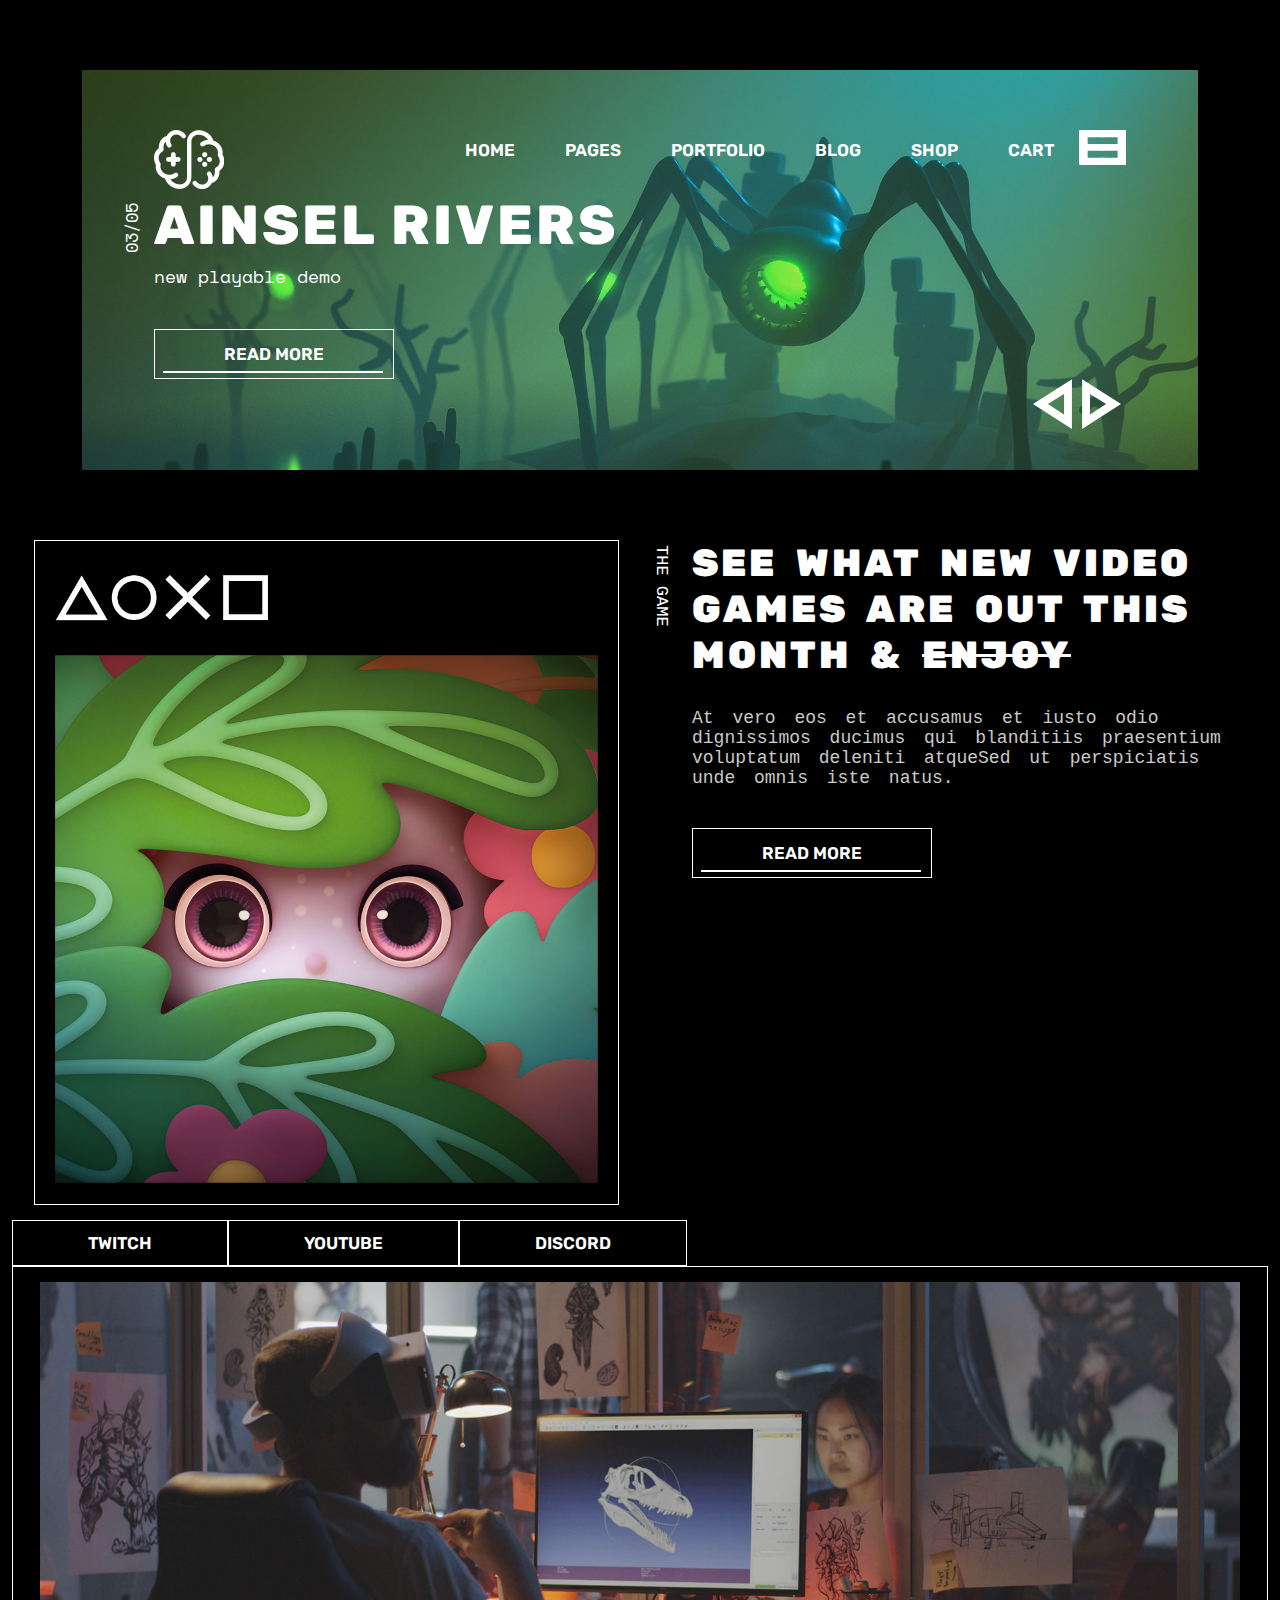
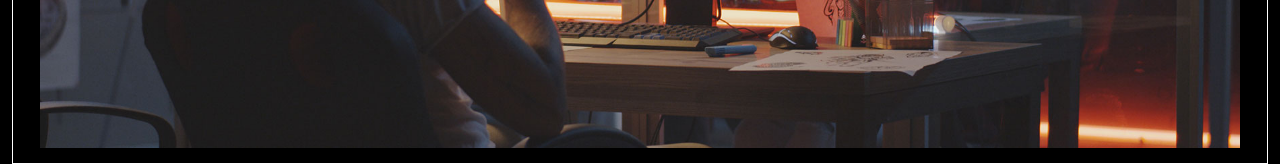
<file: Artorias web/index.html>
<!DOCTYPE html>
<html lang="en">
<head>
    <meta charset="UTF-8">
    <meta name="viewport" content="width=device-width, initial-scale=1.0">
        <!-- title -->
    <title>Artorias - Gmaning And Esporst Theme</title>
        <!-- favicon -->
    <link rel="shortcut icon" href="assets/img/gaming.png" type="image/x-icon">
        <!-- css -->
    <link rel="stylesheet" href="assets/css/style.css"> 
        <!-- fonts -->
    <link rel="stylesheet" href="assets/css/fonts.css">
        <!-- fontawesome -->
    <link rel="stylesheet" href="assets/css/all.min.css">
        <!-- media -->
    <link rel="stylesheet" href="assets/css/media.css">

</head>
<body>
    <header>
        <div class="container">
            <div class="row">
                <div class="w-12">
                <div class="main-menu d-flex">
                    <div class="w-3">
                       <a href="#"> <img src="assets/img/logo.png"></a>
                    </div>
                    <div class="w-9">
                        <ul class="d-flex align-center justify-end">
                            <li><a href="#">home</a>
                                <div class="dropdown">
                                    <ul>
                                        <li>main home</li>
                                        <li>online store</li>
                                        <li>NFT home</li>
                                        <li>parallax showcase</li>
                                        <li>Esporst home</li>
                                        <li>concept artist</li>
                                        <li>gaming magazing</li>
                                        <li>development studio</li>
                                        <li>coming soon</li>
                                        <li>landing</li>
                                    </ul>
                                </div>
                            </li>
                            <li><a href="#">pages</a>
                                <div class="dropdown">
                                    <ul>
                                        <li>about me</li>
                                        <li>about us</li>
                                        <li>our team</li>
                                        <li>e-sport</li>
                                        <li>FAQ page</li>
                                        <li>contact us</li>
                                        <li>404 error page</li>
                                    </ul>
                                </div></li>
                            <li><a href="#">portfolio</a>
                                <div class="dropdown">
                                    <ul>
                                       <li>gallary</li>
                                       <li>standard</li>
                                       <li>slider</li>
                                       <li>masonry</li>
                                       <li>single types</li>
                                    </ul>
                                </div>
                            </li>
                            <li><a href="#">blog</a>
                                <div class="dropdown">
                                    <ul>
                                        <li>right sidebar</li>
                                        <li>left sidebar</li>
                                        <li>no sidebar</li>
                                        <li>post types</li>
                                    </ul>
                                </div>
                            </li>
                            <li><a href="#">shop</a>
                                <div class="dropdown">
                                    <ul>
                                        <li>product list</li>
                                        <li>product single</li>
                                        <li>shop pages</li>
                                    </ul>
                                </div>
                            </li>
                            <li><a href="#">cart</a></li>
                            <li><svg class="qodef-svg--menu" xmlns="http://www.w3.org/2000/svg" xmlns:xlink="http://www.w3.org/1999/xlink" width="47.25" height="35" viewBox="0 0 47.25 35"><path d="M1.25 35a1.176 1.176 0 0 1-.9-.375A1.242 1.242 0 0 1 0 33.75V1.25a1.218 1.218 0 0 1 .35-.9 1.218 1.218 0 0 1 .9-.35H24.6a1.218 1.218 0 0 1 .9.35 1.218 1.218 0 0 1 .35.9v4.7a1.218 1.218 0 0 1-.35.9 1.218 1.218 0 0 1-.9.35H8.65v6.75H23.5a1.176 1.176 0 0 1 .9.375 1.3 1.3 0 0 1 .35.925v4.35a1.242 1.242 0 0 1-.35.875 1.176 1.176 0 0 1-.9.375H8.65v6.95H25a1.218 1.218 0 0 1 .9.35 1.218 1.218 0 0 1 .35.9v4.7a1.242 1.242 0 0 1-.35.875A1.176 1.176 0 0 1 25 35Z"></path><path d="M46 35a1.176 1.176 0 0 0 .9-.375 1.242 1.242 0 0 0 .35-.875V1.25a1.218 1.218 0 0 0-.35-.9A1.218 1.218 0 0 0 46 0H22.65a1.218 1.218 0 0 0-.9.35 1.218 1.218 0 0 0-.35.9v4.7a1.218 1.218 0 0 0 .35.9 1.218 1.218 0 0 0 .9.35H38.6v6.75H23.75a1.176 1.176 0 0 0-.9.375 1.3 1.3 0 0 0-.35.925v4.35a1.242 1.242 0 0 0 .35.875 1.176 1.176 0 0 0 .9.375H38.6v6.95H22.25a1.218 1.218 0 0 0-.9.35 1.218 1.218 0 0 0-.35.9v4.7a1.242 1.242 0 0 0 .35.875 1.176 1.176 0 0 0 .9.375Z"></path></svg></li>
                        </ul>
                    </div>
                    <div class="w-12 ">
                    <div class="h-content">
                            <h1>AINSEL RIVERS</h1>
                            <P>new playable demo</P>
                            <button>READ MORE</button>
                            <span>03/05</span>
                        </div>
                    <div class="l-rbtn d-flex justify-end">
                        <svg xmlns="http://www.w3.org/2000/svg" xmlns:xlink="http://www.w3.org/1999/xlink" width="39" height="50" viewBox="0 0 39 50" xml:space="preserve">		<path d="M38.9 50 0 25.1 38.9.3V50zm-24-24.9L31 35.4V14.9L14.9 25.1z"></path>
                            
                      </svg>
                      <svg xmlns="http://www.w3.org/2000/svg" xmlns:xlink="http://www.w3.org/1999/xlink" width="39" height="50" viewBox="0 0 39 50" xml:space="preserve">		<path d="M38.9 50 0 25.1 38.9.3V50zm-24-24.9L31 35.4V14.9L14.9 25.1z"></path>	</svg>
                    </div>
                    </div>
                </div>
            
            </div>
        
            </div>
        </div>
    </header>
    <!-- the game start -->

    <section class="game">
        <div class="container">
            <div class="row">
                <div class="w-12">
                    <div class="the-game d-flex">
                        <div class="w-6">
                            <img src="assets/img/h1-img-1.jpg" alt="game img">
                        </div>
                        <div class="w-6">
                            <div class="game-content">
                                <span>the game</span>
                                <h2>
                                    See what new video games are out this month & <span>enjoy</span></h2>
                                    <p>At vero eos et accusamus et iusto odio dignissimos ducimus qui blanditiis praesentium    voluptatum deleniti atqueSed ut perspiciatis unde omnis iste natus.</p>
                                    <button>read more</button>
                            </div>
                        </div>
                    </div>
          
                </div>
            </div>
        </div>
    </section>
    <!-- the game end -->
    <!-- platform start -->
    <section class="platform">
        <div class="container">
            <div class="row">
                <div class="w-8">
                    <div class="p-name">
                        <ul class="d-flex">
                            <li><a href="#">twitch</a></li>
                            <li><a href="#">youtube</a></li>
                            <li><a href="#">discord</a></li>
                        </ul>
                    </div>
                </div>
                    <div class="w-12">
                        <div class="p-img">
                            <div class="w-12">
                            <img src="assets/img/h1-img-2.jpg" alt="streamer image">
                        </div>
                        </div>
                    </div>
               
            </div>
        </div>
    </section>
    <!-- platform end -->
</body> 
</html>
</file>
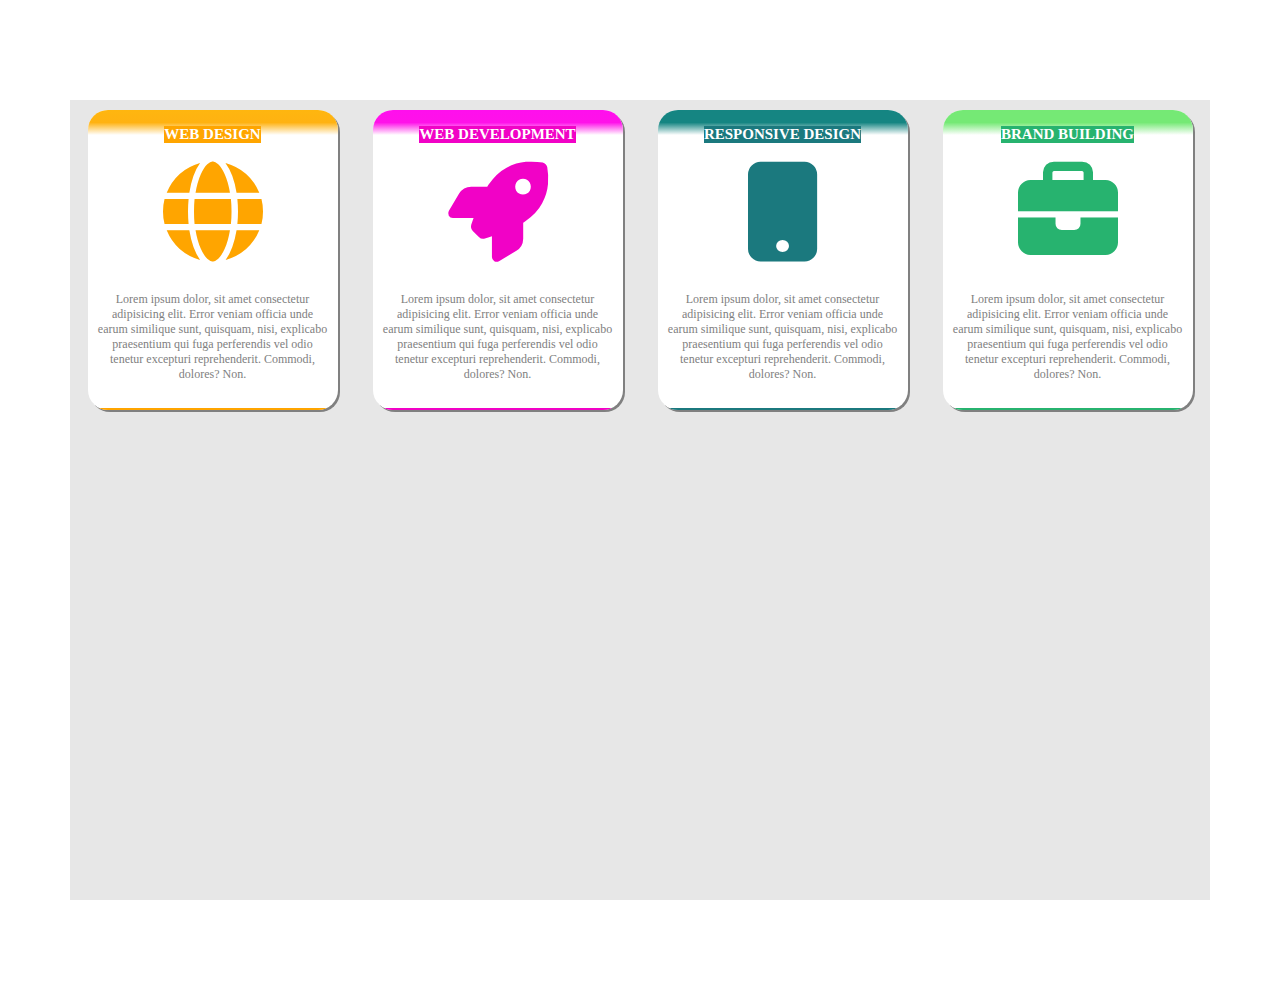
<file: card service/index.html>
<!DOCTYPE html>
<html></html>
<head>
    <title>Card Service</title>
    <link  href="css/style.css" rel="stylesheet">
    <link href="https://cdnjs.cloudflare.com/ajax/libs/font-awesome/6.4.2/css/all.min.css" rel="stylesheet" >
</head>
<body>
    <section>
        <div class="container">
            <div class="main-box">
                <div class="box">
                    <div class="ibox"></div>
                    <h1>
                        WEB DESIGN
                    </h1>
                    
                    <i class="fa-solid fa-globe"></i>
                    <div class="content">
                    <p> Lorem ipsum dolor, sit amet consectetur adipisicing elit. Error veniam officia unde earum similique sunt, quisquam, nisi, explicabo praesentium qui fuga perferendis vel odio tenetur excepturi reprehenderit. Commodi, dolores? Non.</p>
                   
                </div>
                    <div class="fbox"></div>
                </div>

                <div class="box">
                    <div class="ibox2"></div>
                    <h1>
                        WEB DEVELOPMENT
                    </h1>
                    <i class="fa-solid fa-rocket"></i>
                    <div class="content">
                    <p> Lorem ipsum dolor, sit amet consectetur adipisicing elit. Error veniam officia unde earum similique sunt, quisquam, nisi, explicabo praesentium qui fuga perferendis vel odio tenetur excepturi reprehenderit. Commodi, dolores? Non.</p>
                </div>
                <div class="fbox"></div>
                </div>
                <div class="box">
                    <div class="ibox3"></div>
                    <h1>
                        RESPONSIVE DESIGN
                    </h1>
                    <i class="fa-solid fa-mobile-button"></i>
                    <div class="content">
                    <p> Lorem ipsum dolor, sit amet consectetur adipisicing elit. Error veniam officia unde earum similique sunt, quisquam, nisi, explicabo praesentium qui fuga perferendis vel odio tenetur excepturi reprehenderit. Commodi, dolores? Non.</p>
                </div>
                <div class="fbox"></div>
                </div>
                <div class="box">
                    <div class="ibox4"></div>
                    <h1>
                        BRAND BUILDING
                    </h1>
                    <i class="fa-solid fa-briefcase"></i>
                    <div class="content">
                    <p> Lorem ipsum dolor, sit amet consectetur adipisicing elit. Error veniam officia unde earum similique sunt, quisquam, nisi, explicabo praesentium qui fuga perferendis vel odio tenetur excepturi reprehenderit. Commodi, dolores? Non.</p>
                </div>
                <div class="fbox"></div>
                </div>
            </div>
        </div>
    </section>
    
</body>
</html>
</file>
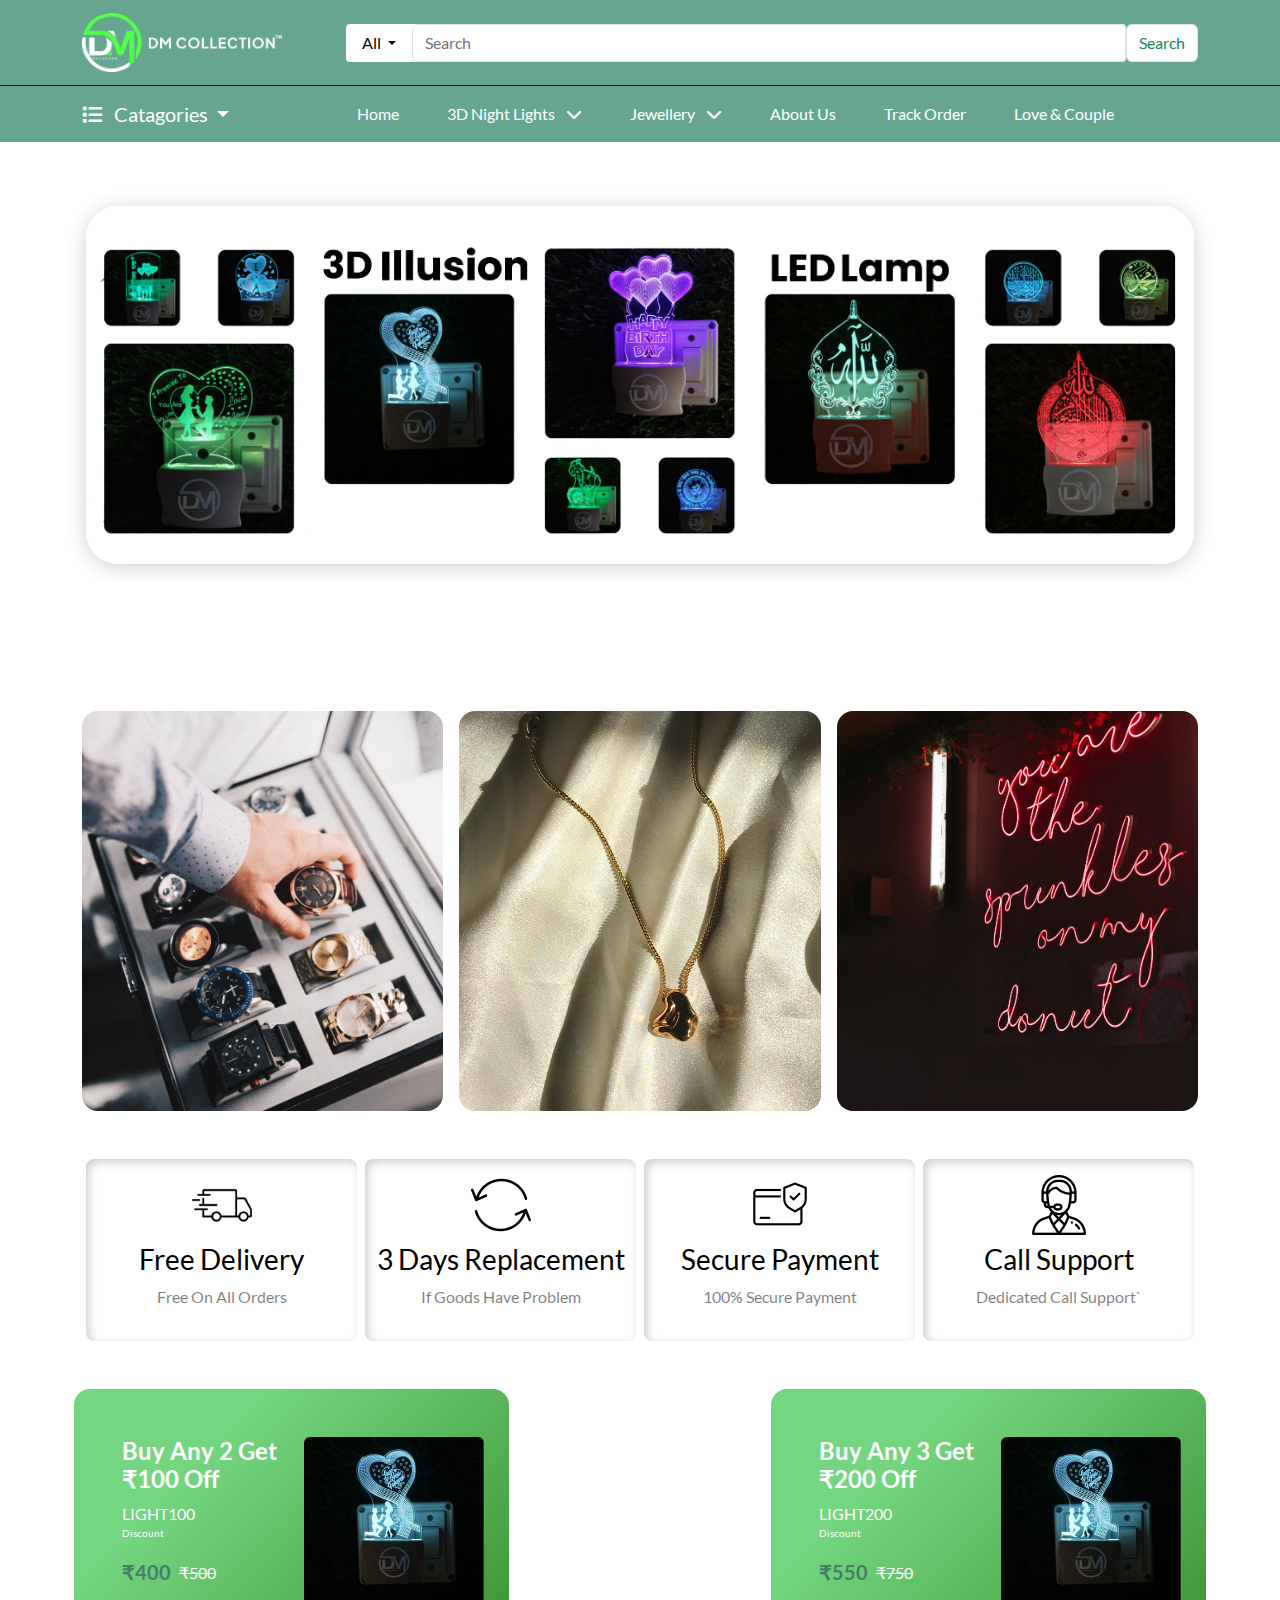
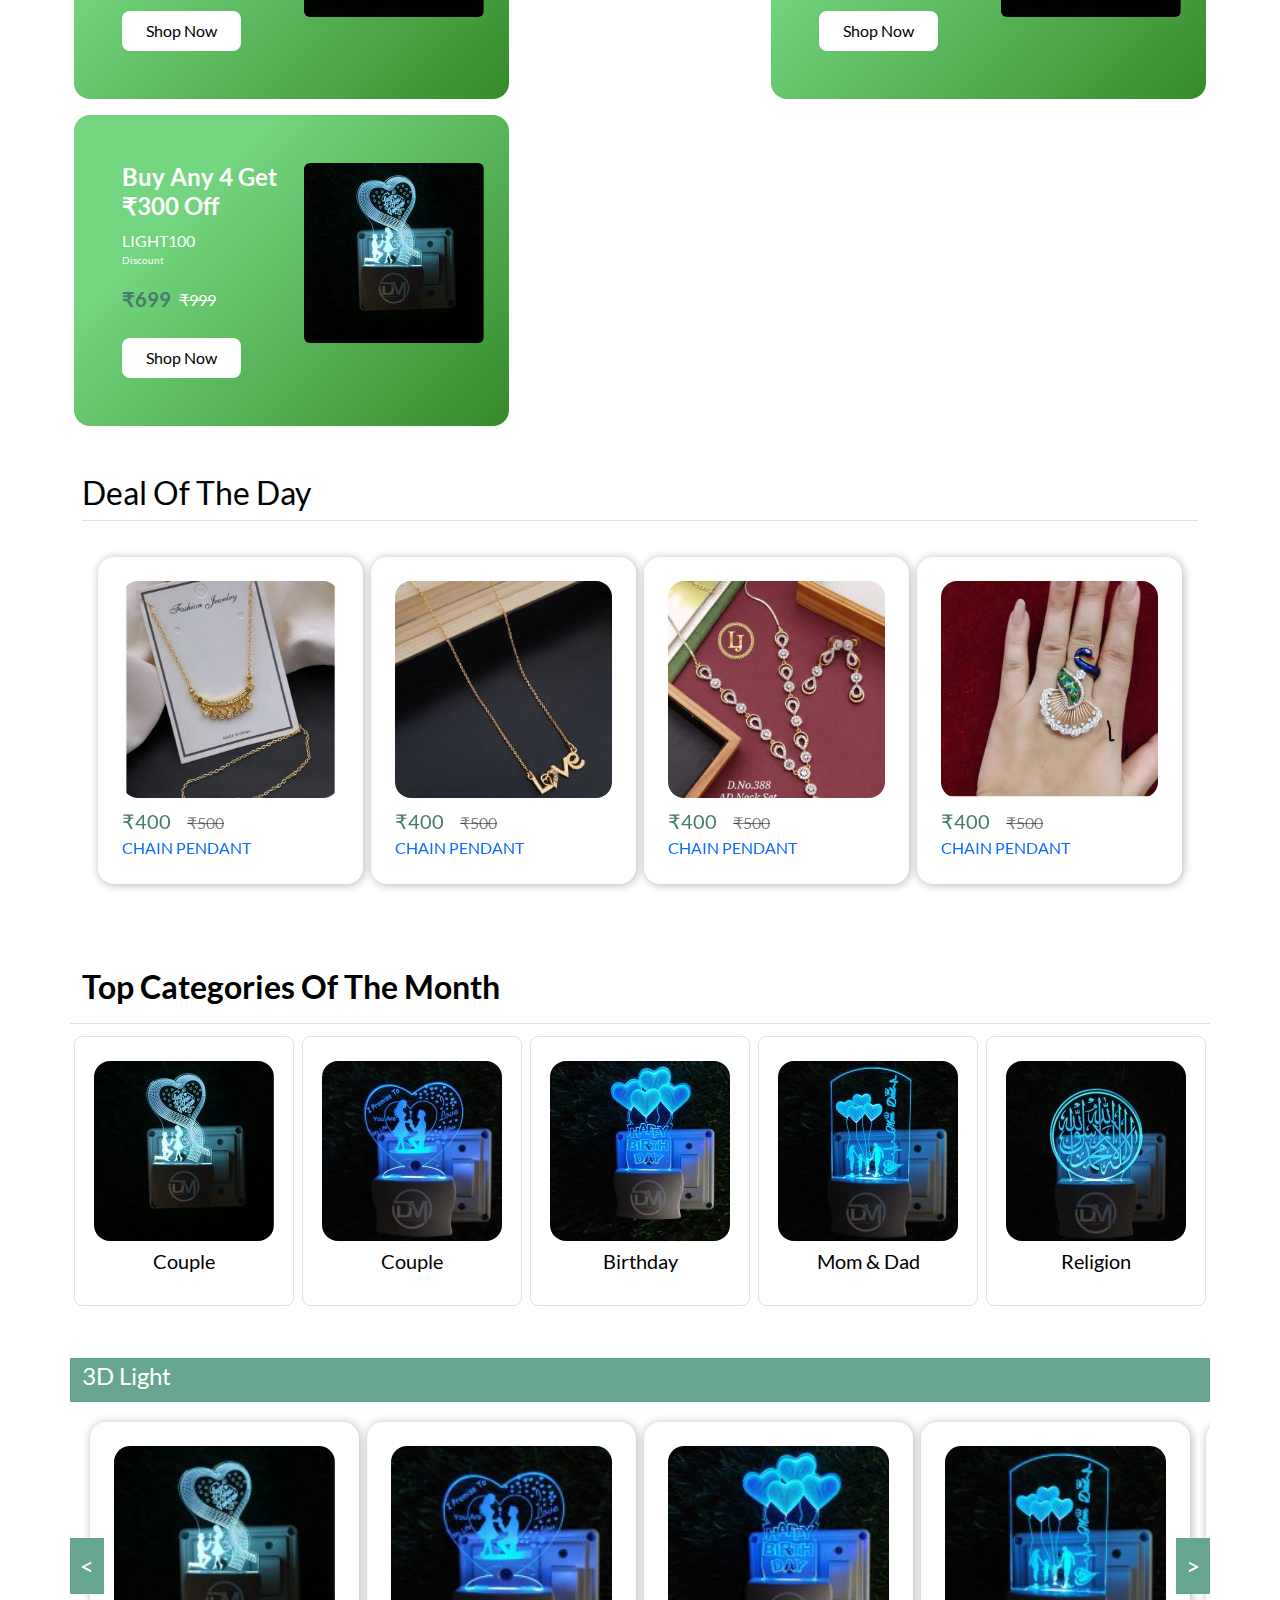
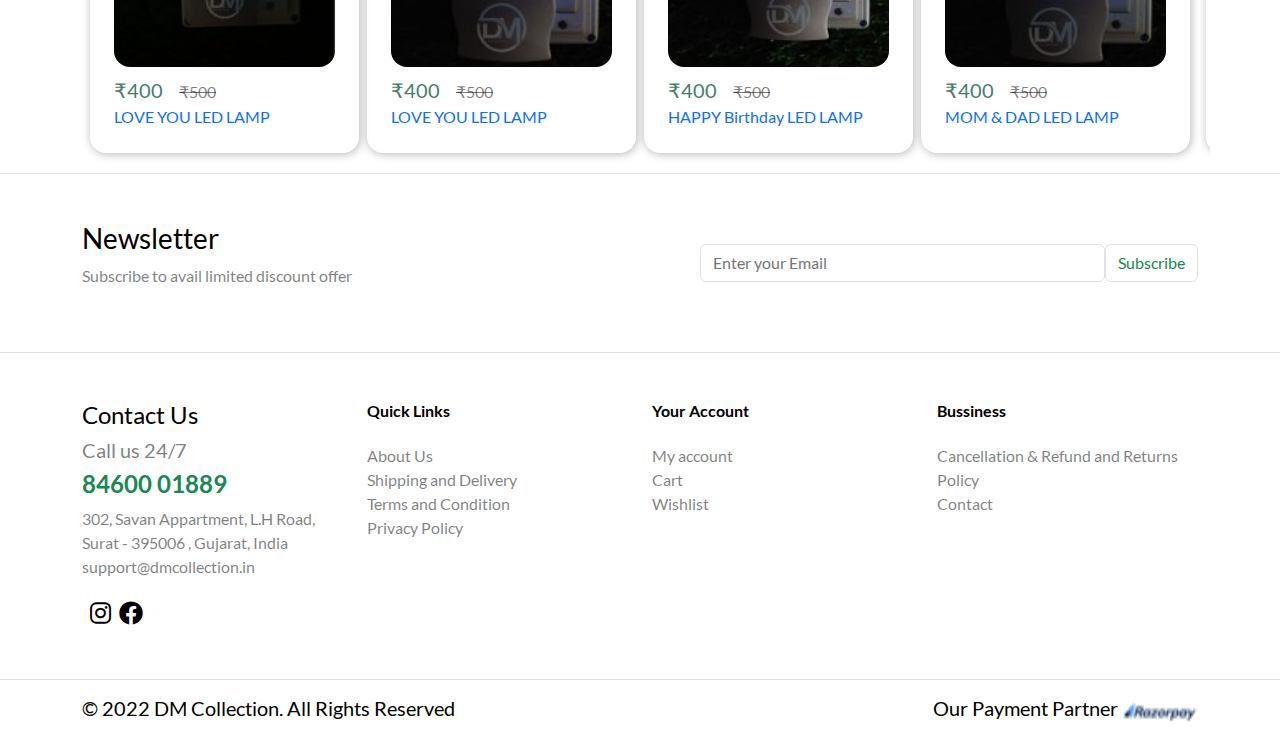
<file: DM collection/index.html>
<!DOCTYPE html>
<html lang="en">

<head>
  <meta charset="UTF-8">
  <meta name="viewport" content="width=device-width, initial-scale=1.0">
  <title>DM COLLECTION</title>
  <link rel="stylesheet" href="assets/css/bootstrap.min.css">
  <link rel="stylesheet" href="assets/css/style.css">
  <link rel="stylesheet" href="assets/css/fonts.css">
  <link rel="stylesheet" href="assets/css/all.min.css">
  <link rel="shortcut icon" href="assets/img/house-decoration.png" type="image/x-icon">

</head>

<body class="lato text-white">
  <nav class="navbar  navbar-expand-lg bg-body-tertiary bg-success" style="border-bottom: 1px solid #111;">
    <div class="container ">
      <a class="navbar-brand" href="#"><img src="assets/img/logo.png" width="200px" alt></a>
      <button class="navbar-toggler" type="button" data-bs-toggle="collapse" data-bs-target="#navbarSupportedContent" aria-controls="navbarSupportedContent" aria-expanded="false"
        aria-label="Toggle navigation">
        <span class="navbar-toggler-icon"></span>
      </button>
      <div class="collapse navbar-collapse d-flex justify-content-end " id="navbarSupportedContent">

        <form class="d-flex align-items-center w-100 ms-lg-5 ms-sm-0 py-sm-2" role="search">
          <div class="nav-item dropdown bg-white  d-flex rounded-1  search-dropdown w-100 align-items-center" style="z-index: 100;">
            <a class="nav-link dropdown-toggle fs-14 px-3 border-1 text-black  " style="padding: 0.375rem 0.75rem; " href="#" role="button" data-bs-toggle="dropdown" aria-expanded="false">
              All
            </a>
            <ul class="dropdown-menu overflow-auto " style="height: 400px;">
              <li class="text-capitalize"><a class="dropdown-item" href="#">all</a></li>
              <li class="text-capitalize"><a class="dropdown-item" href="#">3D
                  Night Lights</a></li>
              <li>
                <hr class="dropdown-divider">
              </li>
              <li class="text-capitalize"><a class="dropdown-item" href="#"> A
                  to Z Alphabets Customized Jewellery</a></li>

              <li class="text-capitalize ps-3"><a class="dropdown-item" href="#">Anklet</a></li>
              <li class="text-capitalize ps-3"><a class="dropdown-item" href="#">Bracelet</a></li>
              <li class="text-capitalize ps-3"><a class="dropdown-item" href="#">Earring</a></li>
              <li class="text-capitalize ps-3"><a class="dropdown-item" href="#">Jewellery Set</a></li>
              <li class="text-capitalize ps-3"><a class="dropdown-item" href="#">Mangalsutra</a></li>
              <li class="text-capitalize ps-3"><a class="dropdown-item" href="#">Necklace</a></li>
              <li class="text-capitalize ps-3"><a class="dropdown-item" href="#">Pendant</a></li>
              <li class="text-capitalize ps-3"><a class="dropdown-item" href="#">Pocha</a></li>
              <li class="text-capitalize ps-3"><a class="dropdown-item" href="#">Ring</a></li>
              <li class="text-capitalize ps-3"><a class="dropdown-item" href="#">Love & Couple</a></li>
              <li class="text-capitalize ps-3"><a class="dropdown-item" href="#">USB Base Light</a></li>
              <li>
                <hr class="dropdown-divider">
              </li>
              <li class="text-capitalize"><a class="dropdown-item" href="#">All Category</a></li>
              <li class="text-capitalize"><a class="dropdown-item" href="#">Love Couple</a></li>
              <li class="text-capitalize"><a class="dropdown-item" href="#">Occasion</a></li>
              <li class="text-capitalize"><a class="dropdown-item" href="#">Religious</a></li>
              <li class="text-capitalize"><a class="dropdown-item" href="#">Buddhism</a></li>
              <li class="text-capitalize"><a class="dropdown-item" href="#">Christian</a></li>
              <li class="text-capitalize"><a class="dropdown-item" href="#">Hindu</a></li>
              <li class="text-capitalize"><a class="dropdown-item" href="#">Muslim</a></li>

            </ul>
            <input class="form-cont" type="search" placeholder="Search" aria-label="Search">
          </div>

          <button class="btn btn-outline-success" type="submit">Search</button>
        </form>
      </div>
    </div>
  </nav>

  <section class="bg-success">
    <div class="container">
      <div class="row">
        <div class="d-flex align-items-center col-12 col-lg-2">
          <div class="py-2 pe-5">

            <div class="nav-item dropdown text-white fs-20 ">
              <a class="nav-link dropdown-toggle" href="#" role="button" data-bs-toggle="dropdown" aria-expanded="false">
                <i class="fa-solid fa-list pe-2"></i> Catagories
              </a>

              <ul class="dropdown-menu  ps-1 ">
                <li><a class="dropdown-item fs-18" href="#">All
                    Category</a></li>
                <li class="position-relative"><a class="dropdown-item fs-18" href="#">3D Night Lights</a>
                  <div class="dropdown-side position-absolute" style="z-index: 100;">
                    <ul class="list-inline">
                      <li> <a href="#" class="text-black fs-16 text-capitalize"> A to Z
                          Alphabets</a></li>
                      <li class="pt-1"> <a href="#" class="text-black fs-16 text-capitalize">
                          Customized</a></li>
                      <li class="pt-1"> <a href="#" class="text-black fs-16 text-capitalize"> USB Base
                          Light</a></li>
                      <li class="pt-1"> <a href="#" class="text-black fs-16 text-capitalize">Love &
                          Couple</a></li>
                    </ul>
                  </div>
                </li>
                <li class="position-relative"><a class="dropdown-item fs-18" href="#">Jewellery</a>
                  <div class="dropdown-side position-absolute" style="z-index: 100;">
                    <ul class="list-inline">
                      <li> <a href="#" class="text-black fs-16 text-capitalize">Anklet</a></li>
                      <li class="pt-1"> <a href="#" class="text-black fs-16 text-capitalize">
                          Earring</a></li>
                      <li class="pt-1"> <a href="#" class="text-black fs-16 text-capitalize">
                          Bracelet</a></li>
                      <li class="pt-1"> <a href="#" class="text-black fs-16 text-capitalize">Jewellery
                          Set</a></li>
                      <li class="pt-1"> <a href="#" class="text-black fs-16 text-capitalize">Mangalsutra</a></li>
                      <li class="pt-1"> <a href="#" class="text-black fs-16 text-capitalize">Necklace</a></li>
                      <li class="pt-1"> <a href="#" class="text-black fs-16 text-capitalize">Pendant</a></li>
                      <li class="pt-1"> <a href="#" class="text-black fs-16 text-capitalize">Pocha</a></li>
                      <li class="pt-1"> <a href="#" class="text-black fs-16 text-capitalize">Ring</a></li>
                    </ul>
                  </div>
                </li>
                <li class="position-relative"><a class="dropdown-item fs-18" href="#">Religious</a>
                  <div class="dropdown-side position-absolute">
                    <ul class="list-inline ">
                      <li> <a href="#" class="text-black fs-16 text-capitalize">Hindu</a></li>
                      <li class="pt-1"> <a href="#" class="text-black fs-16 text-capitalize">
                          Muslim</a></li>
                      <li class="pt-1"> <a href="#" class="text-black fs-16 text-capitalize">
                          Christian</a></li>
                      <li class="pt-1"> <a href="#" class="text-black fs-16 text-capitalize">Buddhism</a></li>

                    </ul>
                  </div>
                </li>
                <li><a class="dropdown-item fs-18" href="#">Track
                    Order</a></li>
              </ul>
            </div>
          </div>
          
        </div>
        <div class="d-flex justify-content-center col-12 col-lg-10">
          <div class="home-menu">
            <ul class="d-flex list-inline mb-0">
              <li class="px-4 py-3"><a href="#" class="text-white fs-16 text-capitalize">home</a></li>
              <li class="px-4 py-3 position-relative"><a href="#" class="text-white fs-16 text-capitalize">3D Night Lights
                  <i class="fa-solid fa-chevron-down ps-2"></i></a>
                <div class="dropdown-down position-absolute" style="z-index: 100;">
                  <ul class="list-inline">
                    <li> <a href="#" class="text-black fs-16 text-capitalize">A to Z
                        Alphabets</a></li>
                    <li class="pt-1"> <a href="#" class="text-black fs-16 text-capitalize">
                        Customized</a></li>
                    <li class="pt-1"> <a href="#" class="text-black fs-16 text-capitalize"> Love &
                        Couple</a></li>
                    <li class="pt-1"> <a href="#" class="text-black fs-16 text-capitalize">USB Base
                        Light</a></li>

                  </ul>
                </div>
              </li>
              <li class="px-4 py-3 position-relative"><a href="#" class="text-white fs-16 text-capitalize">Jewellery <i class="fa-solid fa-chevron-down ps-2"></i></a>
                <div class="dropdown-down position-absolute " style="z-index: 100;">
                  <ul class="list-inline">
                    <li> <a href="#" class="text-black fs-16 text-capitalize">Anklet</a></li>
                    <li class="pt-1"> <a href="#" class="text-black fs-16 text-capitalize">
                        Earring</a></li>
                    <li class="pt-1"> <a href="#" class="text-black fs-16 text-capitalize">
                        Bracelet</a></li>
                    <li class="pt-1"> <a href="#" class="text-black fs-16 text-capitalize">Jewellery
                        Set</a></li>
                    <li class="pt-1"> <a href="#" class="text-black fs-16 text-capitalize">Mangalsutra</a></li>
                    <li class="pt-1"> <a href="#" class="text-black fs-16 text-capitalize">Necklace</a></li>
                    <li class="pt-1"> <a href="#" class="text-black fs-16 text-capitalize">Pendant</a></li>
                    <li class="pt-1"> <a href="#" class="text-black fs-16 text-capitalize">Pocha</a></li>
                    <li class="pt-1"> <a href="#" class="text-black fs-16 text-capitalize">Ring</a></li>
                  </ul>
                </div>
              </li>
              <li class="px-4 py-3"><a href="#" class="text-white fs-16 text-capitalize">about us</a></li>
              <li class="px-4 py-3"><a href="#" class="text-white fs-16 text-capitalize">track
                  order</a></li>
              <li class="px-4 py-3"><a href="#" class="text-white fs-16 text-capitalize">love &
                  couple</a></li>

            </ul>
          </div>
        </div>
      </div>
    </div>
  </section>

  <section class="slide pt-5">
    <div class="container">
      <div class="row">
        <div id="carouselExampleAutoplaying " class="carousel slide p-3" data-bs-ride="carousel">
          <div class="carousel-inner rounded-5" style="box-shadow: 0px 3px 20px 0px #00000031;">

            <div class="carousel-item active ">
              <img src="assets/img/banner 1.jpg " class="d-block w-100  " alt>
            </div>
            <div class="carousel-item">
              <img src="assets/img/banner 2.jpg" class="d-block w-100" alt="...">
            </div>

          </div>
          <button class="carousel-control-prev" type="button" data-bs-target="#carouselExampleAutoplaying" data-bs-slide="prev">

            <span class="visually-hidden">Previous</span>
          </button>
          <button class="carousel-control-next" type="button" data-bs-target="#carouselExampleAutoplaying" data-bs-slide="next">

            <span class="visually-hidden">Next</span>
          </button>
        </div>
      </div>
    </div>
  </section >
  <!-- our categories start-->

  <section class="pt-5">
    <div class="container">
      <div class="row row-cols-1">
        <div class="heading d-flex justify-content-center pb-2">
          <h1 class="fs-56 fw-bolder text-capitalize">our categories</h1>
        </div>
      </div>
      <div class="row row-cols-1 row-cols-lg-3 g-3">

        <div class="content-card position-relative overflow-hidden">
          <div class="card-img overflow-hidden rounded-4">
            <a href="#"><img src="assets/img/pexels-mister-mister-380782.jpg" width="430" height="400" style="object-fit: cover;" alt></a>

          </div>
          <div class="card-text text-center position-absolute">
            <a href="#3">
              <h2>Watches</h2>
            </a>
            <button class="position-relative overflow-hidden bg-white p-2 px-3 rounded-3 border-0" style="z-index: 1;"><a href="#" class="text-black" style="transition: 0.3s;">See more</a></button>
          </div>
        </div>
        <div class="content-card position-relative overflow-hidden">
          <div class="card-img overflow-hidden rounded-4">
            <a href="#"><img src="assets/img/pexels-jill-burrow-6858599.jpg" width="430" height="400" style="object-fit: cover;" alt></a>

          </div>
          <div class="card-text text-center position-absolute">
            <a href="#3">
              <h2>Imitation Jewellery</h2>
            </a>
            <button class="position-relative overflow-hidden bg-white p-2 px-3 rounded-3 border-0" style="z-index: 1;"><a href="#" class="text-black" style="transition: 0.3s;">See more</a></button>
          </div>
        </div>
        <div class="content-card position-relative overflow-hidden">
          <div class="card-img overflow-hidden rounded-4">
            <a href="#"><img src="assets/img/pexels-anete-lusina-6353750.jpg" width="430" height="400" style="object-fit: cover;" alt></a>

          </div>
          <div class="card-text text-center position-absolute">
            <a href="#3">
              <h2>3D Night Lamp</h2>
            </a>
            <button class="position-relative overflow-hidden bg-white p-2 px-3 rounded-3 border-0" style="z-index: 1;"><a href="#" class="text-black" style="transition: 0.3s;">See more</a></button>
          </div>
        </div>
      </div>
    </div>
  </section>
  <!-- our categories end-->

  <!-- support start -->
  <section class="pt-5">
    <div class="container">
      <div class="row row-cols-2 row-cols-lg-4">
        <div class="d-flex justify-content-around w-100">
          <div class="support text-center px-2 py-3 rounded-3  mx-1" style="box-shadow: 3px 3px 10px 0px #11111136 inset; width: 350px;">
            <div class="sup-img d-flex justify-content-center pb-2"><img src="assets/img/delivery-truck.png" width="60"></div>
            <div class="sup text">
              <h3 class="text-capitalize text-black">free delivery</h3>
              <p class="text-black-50 text-capitalize">Free on all orders</p>
            </div>
          </div>
          <div class="support text-center px-2 py-3 rounded-3  mx-1" style="box-shadow: 3px 3px 10px 0px #11111136 inset;width: 350px;">
            <div class="sup-img d-flex justify-content-center pb-2"><img src="assets/img/exchange.png" width="60"></div>
            <div class="sup text">
              <h3 class="text-capitalize text-black">3 Days Replacement</h3>
              <p class="text-black-50 text-capitalize">If goods have
                problem</p>
            </div>
          </div>
          <div class="support text-center px-2 py-3 rounded-3  mx-1" style="box-shadow: 3px 3px 10px 0px #11111136 inset;width: 350px;">
            <div class="sup-img d-flex justify-content-center pb-2"><img src="assets/img/credit-card.png" width="60"></div>
            <div class="sup text">
              <h3 class="text-capitalize text-black">Secure Payment</h3>
              <p class="text-black-50 text-capitalize">100% secure payment</p>
            </div>
          </div>
          <div class="support text-center px-2 py-3 rounded-3  mx-1" style="box-shadow: 3px 3px 10px 0px #11111136 inset;width: 350px;">
            <div class="sup-img d-flex justify-content-center pb-2"><img src="assets/img/support-1.png" width="60"></div>
            <div class="sup text">
              <h3 class="text-capitalize text-black">Call Support</h3>
              <p class="text-black-50 text-capitalize">Dedicated call
                support`</p>
            </div>
          </div>
        </div>
      </div>
    </div>
  </section>
  <!-- support end -->

  <!-- offers start -->
  <section class="pt-5">
    <div class="container">
      <div class="row row-cols-1 row-cols-lg-3 g-3 justify-content-between ">
        <div class="offer-body p-5 rounded-4 " style="background-color: #378b29;
        background-image: linear-gradient(315deg, #378b29 0%, #74d680 74%); width: 435px;">
          <div class="row row-cols-2">
            <div class="offer-content">
              <h4 class="text-white fw-bolder">Buy Any 2
                Get ₹100 Off</h4>
              <span class=" text-uppercase pb-3">
                light100
              </span>

              <p class="fs-10">Discount</p>

              <div class="d-flex pb-4">
                <span class="text-green fs-20 pe-2 fw-bold"> ₹400</span>
                <span class="text-decoration-line-through fs-14 pt-1">
                  ₹500</span>
              </div>
              <button class="position-relative bg-white py-2 px-4 border-0 rounded-3 overflow-hidden" style="z-index: 1;">
                <a href="#" class="text-black text-capitalize fs-18">shop
                  now</a>
              </button>

            </div>
            <div class="offer-img">
              <img src="assets/img/1.jpeg" class="rounded-2" alt>
            </div>
          </div>
        </div>
        <div class="offer-body p-5 rounded-4 " style="background-color: #378b29;
        background-image: linear-gradient(315deg, #378b29 0%, #74d680 74%); width: 435px;">
          <div class="row row-cols-2">
            <div class="offer-content">
              <h4 class="text-white fw-bolder">Buy Any 3
                Get ₹200 Off</h4>
              <span class=" text-uppercase pb-3">
                light200
              </span>

              <p class="fs-10">Discount</p>

              <div class="d-flex pb-4">
                <span class="text-green fs-20 pe-2 fw-bold"> ₹550</span>
                <span class="text-decoration-line-through fs-14 pt-1">
                  ₹750</span>
              </div>
              <button class="position-relative bg-white py-2 px-4 border-0 rounded-3 overflow-hidden" style="z-index: 1;">
                <a href="#" class="text-black text-capitalize fs-18">shop
                  now</a>
              </button>

            </div>
            <div class="offer-img">
              <img src="assets/img/1.jpeg" class="rounded-2" alt>
            </div>
          </div>
        </div>
        <div class="offer-body p-5 rounded-4 " style="background-color: #378b29;
        background-image: linear-gradient(315deg, #378b29 0%, #74d680 74%); width: 435px;">
          <div class="row row-cols-2">
            <div class="offer-content">
              <h4 class="text-white fw-bolder">Buy Any 4
                Get ₹300 Off</h4>
              <span class=" text-uppercase pb-3">
                light100
              </span>

              <p class="fs-10">Discount</p>

              <div class="d-flex pb-4">
                <span class="text-green fs-20 pe-2 fw-bold"> ₹699</span>
                <span class="text-decoration-line-through fs-14 pt-1">
                  ₹999</span>
              </div>
              <button class="position-relative bg-white py-2 px-4 border-0 rounded-3 overflow-hidden" style="z-index: 1;">
                <a href="#" class="text-black text-capitalize fs-18">shop
                  now</a>
              </button>

            </div>
            <div class="offer-img">
              <img src="assets/img/1.jpeg" class="rounded-2" alt>
            </div>
          </div>
        </div>

      </div>
    </div>
  </section>
  <!-- offers end -->
  <!-- deal of the day start -->
  <section class="pt-5">
    <div class="container">
      <div class="row">
        <div class="heading">
          <h2 class="text-capitalize text-black border-bottom pb-2"> deal of
            the day</h2>
        </div>
      </div>
      <div class="row">
        <div id="carouselExampleAutoplaying" class="carousel slide" data-bs-ride="carousel">
          <div class="carousel-inner py-4 px-4">
            <div class="carousel-item active">
              <div class="row row-cols-2 row-cols-lg-4 ">
                <div class="p-1">
                  <div class="deal-card p-4 rounded-4" style="box-shadow: 1px 1px 10px 0px #0000004b;">
                    <div class="position-relative overflow-hidden deal-img d-flex justify-content-center pb-2">
                      <img src="assets/img/12.jpg" class="rounded-4" alt width="200px" style="object-fit: cover;">
                      <div class="position-absolute rounded-2 bg-white w-100  d-flex justify-content-center icon d-flex">
                        <a href="#" class="text-black fs-32 px-2 py-2"><i class="fa-solid fa-bag-shopping"></i></a>
                        <a href="#" class="text-black fs-32 px-2 py-2"><i class="fa-regular fa-eye"></i></a>
                        <a href="#" class="text-black fs-32 px-2 py-2"><i class="fa-regular fa-heart"></i></a>

                        <a href="#" class="text-black fs-32 px-2 py-2"><i class="fa-solid fa-chart-simple"></i></a>
                      </div>
                    </div>
                    <div class="deal-content">
                      <div class="d-flex align-items-baseline">
                        <span class="text-green fs-20 pe-3">₹400</span>
                        <span class="text-black-50 fs-14 text-decoration-line-through">₹500</span>

                      </div>
                      <a href="#" class="text-primary">CHAIN PENDANT
                      </a>

                    </div>
                  </div>
                </div>
                <div class="p-1">
                  <div class="deal-card p-4 rounded-4" style="box-shadow: 1px 1px 10px 0px #0000004b;">
                    <div class="position-relative overflow-hidden deal-img d-flex justify-content-center pb-2">
                      <img src="assets/img/13.jpg" class="rounded-4" alt width="200px" style="object-fit: cover;">
                      <div class="position-absolute rounded-2 bg-white w-100  d-flex justify-content-center icon d-flex">
                        <a href="#" class="text-black fs-32 px-2 py-2"><i class="fa-solid fa-bag-shopping"></i></a>
                        <a href="#" class="text-black fs-32 px-2 py-2"><i class="fa-regular fa-eye"></i></a>
                        <a href="#" class="text-black fs-32 px-2 py-2"><i class="fa-regular fa-heart"></i></a>

                        <a href="#" class="text-black fs-32 px-2 py-2"><i class="fa-solid fa-chart-simple"></i></a>
                      </div>
                    </div>
                    <div class="deal-content">
                      <div class="d-flex align-items-baseline">
                        <span class="text-green fs-20 pe-3">₹400</span>
                        <span class="text-black-50 fs-14 text-decoration-line-through">₹500</span>

                      </div>
                      <a href="#" class="text-primary">CHAIN PENDANT
                      </a>

                    </div>
                  </div>
                </div>
                <div class="p-1">
                  <div class="deal-card p-4 rounded-4" style="box-shadow: 1px 1px 10px 0px #0000004b;">
                    <div class="position-relative overflow-hidden deal-img d-flex justify-content-center pb-2">
                      <img src="assets/img/14.jpeg" class="rounded-4" alt width="200px" style="object-fit: cover;">
                      <div class="position-absolute rounded-2 bg-white w-100  d-flex justify-content-center icon d-flex">
                        <a href="#" class="text-black fs-32 px-2 py-2"><i class="fa-solid fa-bag-shopping"></i></a>
                        <a href="#" class="text-black fs-32 px-2 py-2"><i class="fa-regular fa-eye"></i></a>
                        <a href="#" class="text-black fs-32 px-2 py-2"><i class="fa-regular fa-heart"></i></a>

                        <a href="#" class="text-black fs-32 px-2 py-2"><i class="fa-solid fa-chart-simple"></i></a>
                      </div>
                    </div>
                    <div class="deal-content">
                      <div class="d-flex align-items-baseline">
                        <span class="text-green fs-20 pe-3">₹400</span>
                        <span class="text-black-50 fs-14 text-decoration-line-through">₹500</span>

                      </div>
                      <a href="#" class="text-primary">CHAIN PENDANT
                      </a>

                    </div>
                  </div>
                </div>
                <div class="p-1">
                  <div class="deal-card p-4 rounded-4" style="box-shadow: 1px 1px 10px 0px #0000004b;">
                    <div class="position-relative overflow-hidden deal-img d-flex justify-content-center pb-2">
                      <img src="assets/img/15.jpeg" class="rounded-4" alt width="200px" style="object-fit: cover;">
                      <div class="position-absolute rounded-2 bg-white w-100  d-flex justify-content-center icon d-flex">
                        <a href="#" class="text-black fs-32 px-2 py-2"><i class="fa-solid fa-bag-shopping"></i></a>
                        <a href="#" class="text-black fs-32 px-2 py-2"><i class="fa-regular fa-eye"></i></a>
                        <a href="#" class="text-black fs-32 px-2 py-2"><i class="fa-regular fa-heart"></i></a>

                        <a href="#" class="text-black fs-32 px-2 py-2"><i class="fa-solid fa-chart-simple"></i></a>
                      </div>
                    </div>
                    <div class="deal-content">
                      <div class="d-flex align-items-baseline">
                        <span class="text-green fs-20 pe-3">₹400</span>
                        <span class="text-black-50 fs-14 text-decoration-line-through">₹500</span>

                      </div>
                      <a href="#" class="text-primary">CHAIN PENDANT
                      </a>

                    </div>
                  </div>
                </div>

              </div>
            </div>
            <div class="carousel-item">
              <div class="row row-cols-2 row-cols-lg-4 ">
                <div class="p-1">
                  <div class="deal-card p-4 rounded-4" style="box-shadow: 1px 1px 10px 0px #0000004b;">
                    <div class="position-relative overflow-hidden deal-img d-flex justify-content-center pb-2">
                      <img src="assets/img/12.jpg" class="rounded-4" alt width="200px" style="object-fit: cover;">
                      <div class="position-absolute rounded-2 bg-white w-100  d-flex justify-content-center icon d-flex">
                        <a href="#" class="text-black fs-32 px-2 py-2"><i class="fa-solid fa-bag-shopping"></i></a>
                        <a href="#" class="text-black fs-32 px-2 py-2"><i class="fa-regular fa-eye"></i></a>
                        <a href="#" class="text-black fs-32 px-2 py-2"><i class="fa-regular fa-heart"></i></a>

                        <a href="#" class="text-black fs-32 px-2 py-2"><i class="fa-solid fa-chart-simple"></i></a>
                      </div>
                    </div>
                    <div class="deal-content">
                      <div class="d-flex align-items-baseline">
                        <span class="text-green fs-20 pe-3">₹400</span>
                        <span class="text-black-50 fs-14 text-decoration-line-through">₹500</span>

                      </div>
                      <a href="#" class="text-primary">CHAIN PENDANT
                      </a>

                    </div>
                  </div>
                </div>
                <div class="p-1">
                  <div class="deal-card p-4 rounded-4" style="box-shadow: 1px 1px 10px 0px #0000004b;">
                    <div class="position-relative overflow-hidden deal-img d-flex justify-content-center pb-2">
                      <img src="assets/img/13.jpg" class="rounded-4" alt width="200px" style="object-fit: cover;">
                      <div class="position-absolute rounded-2 bg-white w-100  d-flex justify-content-center icon d-flex">
                        <a href="#" class="text-black fs-32 px-2 py-2"><i class="fa-solid fa-bag-shopping"></i></a>
                        <a href="#" class="text-black fs-32 px-2 py-2"><i class="fa-regular fa-eye"></i></a>
                        <a href="#" class="text-black fs-32 px-2 py-2"><i class="fa-regular fa-heart"></i></a>

                        <a href="#" class="text-black fs-32 px-2 py-2"><i class="fa-solid fa-chart-simple"></i></a>
                      </div>
                    </div>
                    <div class="deal-content">
                      <div class="d-flex align-items-baseline">
                        <span class="text-green fs-20 pe-3">₹400</span>
                        <span class="text-black-50 fs-14 text-decoration-line-through">₹500</span>

                      </div>
                      <a href="#" class="text-primary">CHAIN PENDANT
                      </a>

                    </div>
                  </div>
                </div>
                <div class="p-1">
                  <div class="deal-card p-4 rounded-4" style="box-shadow: 1px 1px 10px 0px #0000004b;">
                    <div class="position-relative overflow-hidden deal-img d-flex justify-content-center pb-2">
                      <img src="assets/img/14.jpeg" class="rounded-4" alt width="200px" style="object-fit: cover;">
                      <div class="position-absolute rounded-2 bg-white w-100  d-flex justify-content-center icon d-flex">
                        <a href="#" class="text-black fs-32 px-2 py-2"><i class="fa-solid fa-bag-shopping"></i></a>
                        <a href="#" class="text-black fs-32 px-2 py-2"><i class="fa-regular fa-eye"></i></a>
                        <a href="#" class="text-black fs-32 px-2 py-2"><i class="fa-regular fa-heart"></i></a>

                        <a href="#" class="text-black fs-32 px-2 py-2"><i class="fa-solid fa-chart-simple"></i></a>
                      </div>
                    </div>
                    <div class="deal-content">
                      <div class="d-flex align-items-baseline">
                        <span class="text-green fs-20 pe-3">₹400</span>
                        <span class="text-black-50 fs-14 text-decoration-line-through">₹500</span>

                      </div>
                      <a href="#" class="text-primary">CHAIN PENDANT
                      </a>

                    </div>
                  </div>
                </div>
                <div class="p-1">
                  <div class="deal-card p-4 rounded-4" style="box-shadow: 1px 1px 10px 0px #0000004b;">
                    <div class="position-relative overflow-hidden deal-img d-flex justify-content-center pb-2">
                      <img src="assets/img/15.jpeg" class="rounded-4" alt width="200px" style="object-fit: cover;">
                      <div class="position-absolute rounded-2 bg-white w-100  d-flex justify-content-center icon d-flex">
                        <a href="#" class="text-black fs-32 px-2 py-2"><i class="fa-solid fa-bag-shopping"></i></a>
                        <a href="#" class="text-black fs-32 px-2 py-2"><i class="fa-regular fa-eye"></i></a>
                        <a href="#" class="text-black fs-32 px-2 py-2"><i class="fa-regular fa-heart"></i></a>

                        <a href="#" class="text-black fs-32 px-2 py-2"><i class="fa-solid fa-chart-simple"></i></a>
                      </div>
                    </div>
                    <div class="deal-content">
                      <div class="d-flex align-items-baseline">
                        <span class="text-green fs-20 pe-3">₹400</span>
                        <span class="text-black-50 fs-14 text-decoration-line-through">₹500</span>

                      </div>
                      <a href="#" class="text-primary">CHAIN PENDANT
                      </a>

                    </div>
                  </div>
                </div>

              </div>
            </div>
            <div class="carousel-item">
              <div class="row row-cols-2 row-cols-lg-4 ">
                <div class="p-1">
                  <div class="deal-card p-4 rounded-4" style="box-shadow: 1px 1px 10px 0px #0000004b;">
                    <div class="position-relative overflow-hidden deal-img d-flex justify-content-center pb-2">
                      <img src="assets/img/12.jpg" class="rounded-4" alt width="200px" style="object-fit: cover;">
                      <div class="position-absolute rounded-2 bg-white w-100  d-flex justify-content-center icon d-flex">
                        <a href="#" class="text-black fs-32 px-2 py-2"><i class="fa-solid fa-bag-shopping"></i></a>
                        <a href="#" class="text-black fs-32 px-2 py-2"><i class="fa-regular fa-eye"></i></a>
                        <a href="#" class="text-black fs-32 px-2 py-2"><i class="fa-regular fa-heart"></i></a>

                        <a href="#" class="text-black fs-32 px-2 py-2"><i class="fa-solid fa-chart-simple"></i></a>
                      </div>
                    </div>
                    <div class="deal-content">
                      <div class="d-flex align-items-baseline">
                        <span class="text-green fs-20 pe-3">₹400</span>
                        <span class="text-black-50 fs-14 text-decoration-line-through">₹500</span>

                      </div>
                      <a href="#" class="text-primary">CHAIN PENDANT
                      </a>

                    </div>
                  </div>
                </div>
                <div class="p-1">
                  <div class="deal-card p-4 rounded-4" style="box-shadow: 1px 1px 10px 0px #0000004b;">
                    <div class="position-relative overflow-hidden deal-img d-flex justify-content-center pb-2">
                      <img src="assets/img/13.jpg" class="rounded-4" alt width="200px" style="object-fit: cover;">
                      <div class="position-absolute rounded-2 bg-white w-100  d-flex justify-content-center icon d-flex">
                        <a href="#" class="text-black fs-32 px-2 py-2"><i class="fa-solid fa-bag-shopping"></i></a>
                        <a href="#" class="text-black fs-32 px-2 py-2"><i class="fa-regular fa-eye"></i></a>
                        <a href="#" class="text-black fs-32 px-2 py-2"><i class="fa-regular fa-heart"></i></a>

                        <a href="#" class="text-black fs-32 px-2 py-2"><i class="fa-solid fa-chart-simple"></i></a>
                      </div>
                    </div>
                    <div class="deal-content">
                      <div class="d-flex align-items-baseline">
                        <span class="text-green fs-20 pe-3">₹400</span>
                        <span class="text-black-50 fs-14 text-decoration-line-through">₹500</span>

                      </div>
                      <a href="#" class="text-primary">CHAIN PENDANT
                      </a>

                    </div>
                  </div>
                </div>
                <div class="p-1">
                  <div class="deal-card p-4 rounded-4" style="box-shadow: 1px 1px 10px 0px #0000004b;">
                    <div class="position-relative overflow-hidden deal-img d-flex justify-content-center pb-2">
                      <img src="assets/img/14.jpeg" class="rounded-4" alt width="200px" style="object-fit: cover;">
                      <div class="position-absolute rounded-2 bg-white w-100  d-flex justify-content-center icon d-flex">
                        <a href="#" class="text-black fs-32 px-2 py-2"><i class="fa-solid fa-bag-shopping"></i></a>
                        <a href="#" class="text-black fs-32 px-2 py-2"><i class="fa-regular fa-eye"></i></a>
                        <a href="#" class="text-black fs-32 px-2 py-2"><i class="fa-regular fa-heart"></i></a>

                        <a href="#" class="text-black fs-32 px-2 py-2"><i class="fa-solid fa-chart-simple"></i></a>
                      </div>
                    </div>
                    <div class="deal-content">
                      <div class="d-flex align-items-baseline">
                        <span class="text-green fs-20 pe-3">₹400</span>
                        <span class="text-black-50 fs-14 text-decoration-line-through">₹500</span>

                      </div>
                      <a href="#" class="text-primary">CHAIN PENDANT
                      </a>

                    </div>
                  </div>
                </div>
                <div class="p-1">
                  <div class="deal-card p-4 rounded-4" style="box-shadow: 1px 1px 10px 0px #0000004b;">
                    <div class="position-relative overflow-hidden deal-img d-flex justify-content-center pb-2">
                      <img src="assets/img/15.jpeg" class="rounded-4" alt width="200px" style="object-fit: cover;">
                      <div class="position-absolute rounded-2 bg-white w-100  d-flex justify-content-center icon d-flex">
                        <a href="#" class="text-black fs-32 px-2 py-2"><i class="fa-solid fa-bag-shopping"></i></a>
                        <a href="#" class="text-black fs-32 px-2 py-2"><i class="fa-regular fa-eye"></i></a>
                        <a href="#" class="text-black fs-32 px-2 py-2"><i class="fa-regular fa-heart"></i></a>

                        <a href="#" class="text-black fs-32 px-2 py-2"><i class="fa-solid fa-chart-simple"></i></a>
                      </div>
                    </div>
                    <div class="deal-content">
                      <div class="d-flex align-items-baseline">
                        <span class="text-green fs-20 pe-3">₹400</span>
                        <span class="text-black-50 fs-14 text-decoration-line-through">₹500</span>

                      </div>
                      <a href="#" class="text-primary">CHAIN PENDANT
                      </a>

                    </div>
                  </div>
                </div>

              </div>
            </div>

          </div>
        </div>
      </div>
  </section>
  <!-- deal of the day end -->
  <!-- top categories start-->
  <section class="pt-5">
    <div class="container">
      <div class="row">
        <div class="heading border-bottom py-2">
          <h2 class="fw-bold text-black">Top Categories Of The
            Month</h2>
        </div>
      </div>
      <div class="row row-cols-2 row-cols-lg-5 pt-2 justify-content-center justify-content-lg-start">
        <div class="p-1">
          <div class="cate-card border  rounded-3  p-4 ">
            <div class="cate-img d-flex justify-content-center pb-2">
              <img src="assets/img/1.jpeg" class="rounded-4" alt>
            </div>
            <div class="cate-content text-center">
              <h5 class="text-black">Couple</h5>
            </div>
          </div>
        </div>
        <div class="p-1">
          <div class="cate-card border  rounded-3  p-4 ">
            <div class="cate-img d-flex justify-content-center pb-2">
              <img src="assets/img/2.jpeg" class="rounded-4" alt>
            </div>
            <div class="cate-content text-center">
              <h5 class="text-black">Couple</h5>
            </div>
          </div>
        </div>
        <div class="p-1">
          <div class="cate-card border  rounded-3  p-4 ">
            <div class="cate-img d-flex justify-content-center pb-2">
              <img src="assets/img/3.jpeg" class="rounded-4" alt>
            </div>
            <div class="cate-content text-center">
              <h5 class="text-black">Birthday</h5>
            </div>
          </div>
        </div>
        <div class="p-1">
          <div class="cate-card border  rounded-3  p-4 ">
            <div class="cate-img d-flex justify-content-center pb-2">
              <img src="assets/img/5.jpeg" class="rounded-4" alt>
            </div>
            <div class="cate-content text-center">
              <h5 class="text-black">Mom & Dad</h5>
            </div>
          </div>
        </div>
        <div class="p-1">
          <div class="cate-card border  rounded-3  p-4 ">
            <div class="cate-img d-flex justify-content-center pb-2">
              <img src="assets/img/6.jpeg" class="rounded-4" alt>
            </div>
            <div class="cate-content text-center">
              <h5 class="text-black">Religion</h5>
            </div>
          </div>
        </div>

      </div>
    </div>
  </section>
  <!-- top categories end-->
  <!-- 3d light start -->
  <section class="pt-5 border-bottom">
    <div class="container position-relative">
      <button id="prevBtn">&lt;</button>
      <button id="nextBtn">&gt;</button>
      <div class="row">
        <div class="bar bg-success py-1">
          <h4 class="text-white ">
            3D Light
          </h4>

        </div>
      </div>
      <div class="row overflow-hidden">
        <div id="slider-container" class>
          <div class="slide p-3">
            <div class="row row-cols-2 row-cols-lg-4 ">
              <div class="p-1">
                <div class="deal-card p-4 rounded-4" style="box-shadow: 1px 1px 10px 0px #0000004b;">
                  <div class="position-relative overflow-hidden deal-img d-flex justify-content-center pb-2">
                    <img src="assets/img/1.jpeg" class="rounded-4" alt width="200px" style="object-fit: cover;">
                    <div class="position-absolute rounded-2 bg-white w-100  d-flex justify-content-center icon d-flex">
                      <a href="#" class="text-black fs-32 px-2 py-2"><i class="fa-solid fa-bag-shopping"></i></a>
                      <a href="#" class="text-black fs-32 px-2 py-2"><i class="fa-regular fa-eye"></i></a>
                      <a href="#" class="text-black fs-32 px-2 py-2"><i class="fa-regular fa-heart"></i></a>

                      <a href="#" class="text-black fs-32 px-2 py-2"><i class="fa-solid fa-chart-simple"></i></a>
                    </div>
                  </div>
                  <div class="deal-content">
                    <div class="d-flex align-items-baseline">
                      <span class="text-green fs-20 pe-3">₹400</span>
                      <span class="text-black-50 fs-14 text-decoration-line-through">₹500</span>

                    </div>
                    <a href="#" class="text-primary">LOVE YOU LED LAMP
                    </a>

                  </div>
                </div>
              </div>
              <div class="p-1">
                <div class="deal-card p-4 rounded-4" style="box-shadow: 1px 1px 10px 0px #0000004b;">
                  <div class="position-relative overflow-hidden deal-img d-flex justify-content-center pb-2">
                    <img src="assets/img/2.jpeg" class="rounded-4" alt width="200px" style="object-fit: cover;">
                    <div class="position-absolute rounded-2 bg-white w-100  d-flex justify-content-center icon d-flex">
                      <a href="#" class="text-black fs-32 px-2 py-2"><i class="fa-solid fa-bag-shopping"></i></a>
                      <a href="#" class="text-black fs-32 px-2 py-2"><i class="fa-regular fa-eye"></i></a>
                      <a href="#" class="text-black fs-32 px-2 py-2"><i class="fa-regular fa-heart"></i></a>

                      <a href="#" class="text-black fs-32 px-2 py-2"><i class="fa-solid fa-chart-simple"></i></a>
                    </div>
                  </div>
                  <div class="deal-content">
                    <div class="d-flex align-items-baseline">
                      <span class="text-green fs-20 pe-3">₹400</span>
                      <span class="text-black-50 fs-14 text-decoration-line-through">₹500</span>

                    </div>
                    <a href="#" class="text-primary">LOVE YOU LED LAMP
                    </a>

                  </div>
                </div>
              </div>
              <div class="p-1">
                <div class="deal-card p-4 rounded-4" style="box-shadow: 1px 1px 10px 0px #0000004b;">
                  <div class="position-relative overflow-hidden deal-img d-flex justify-content-center pb-2">
                    <img src="assets/img/3.jpeg" class="rounded-4" alt width="200px" style="object-fit: cover;">
                    <div class="position-absolute rounded-2 bg-white w-100  d-flex justify-content-center icon d-flex">
                      <a href="#" class="text-black fs-32 px-2 py-2"><i class="fa-solid fa-bag-shopping"></i></a>
                      <a href="#" class="text-black fs-32 px-2 py-2"><i class="fa-regular fa-eye"></i></a>
                      <a href="#" class="text-black fs-32 px-2 py-2"><i class="fa-regular fa-heart"></i></a>

                      <a href="#" class="text-black fs-32 px-2 py-2"><i class="fa-solid fa-chart-simple"></i></a>
                    </div>
                  </div>
                  <div class="deal-content">
                    <div class="d-flex align-items-baseline">
                      <span class="text-green fs-20 pe-3">₹400</span>
                      <span class="text-black-50 fs-14 text-decoration-line-through">₹500</span>

                    </div>
                    <a href="#" class="text-primary">HAPPY Birthday LED LAMP
                    </a>

                  </div>
                </div>
              </div>
              <div class="p-1">
                <div class="deal-card p-4 rounded-4" style="box-shadow: 1px 1px 10px 0px #0000004b;">
                  <div class="position-relative overflow-hidden deal-img d-flex justify-content-center pb-2">
                    <img src="assets/img/5.jpeg" class="rounded-4" alt width="200px" style="object-fit: cover;">
                    <div class="position-absolute rounded-2 bg-white w-100  d-flex justify-content-center icon d-flex">
                      <a href="#" class="text-black fs-32 px-2 py-2"><i class="fa-solid fa-bag-shopping"></i></a>
                      <a href="#" class="text-black fs-32 px-2 py-2"><i class="fa-regular fa-eye"></i></a>
                      <a href="#" class="text-black fs-32 px-2 py-2"><i class="fa-regular fa-heart"></i></a>

                      <a href="#" class="text-black fs-32 px-2 py-2"><i class="fa-solid fa-chart-simple"></i></a>
                    </div>
                  </div>
                  <div class="deal-content">
                    <div class="d-flex align-items-baseline">
                      <span class="text-green fs-20 pe-3">₹400</span>
                      <span class="text-black-50 fs-14 text-decoration-line-through">₹500</span>

                    </div>
                    <a href="#" class="text-primary">MOM & DAD LED LAMP
                    </a>

                  </div>
                </div>
              </div>

            </div>
          </div>
          <div class="slide p-3">
            <div class="row row-cols-2 row-cols-lg-4 ">
              <div class="p-1">
                <div class="deal-card p-4 rounded-4" style="box-shadow: 1px 1px 10px 0px #0000004b;">
                  <div class="position-relative overflow-hidden deal-img d-flex justify-content-center pb-2">
                    <img src="assets/img/1.jpeg" class="rounded-4" alt width="200px" style="object-fit: cover;">
                    <div class="position-absolute rounded-2 bg-white w-100  d-flex justify-content-center icon d-flex">
                      <a href="#" class="text-black fs-32 px-2 py-2"><i class="fa-solid fa-bag-shopping"></i></a>
                      <a href="#" class="text-black fs-32 px-2 py-2"><i class="fa-regular fa-eye"></i></a>
                      <a href="#" class="text-black fs-32 px-2 py-2"><i class="fa-regular fa-heart"></i></a>

                      <a href="#" class="text-black fs-32 px-2 py-2"><i class="fa-solid fa-chart-simple"></i></a>
                    </div>
                  </div>
                  <div class="deal-content">
                    <div class="d-flex align-items-baseline">
                      <span class="text-green fs-20 pe-3">₹400</span>
                      <span class="text-black-50 fs-14 text-decoration-line-through">₹500</span>

                    </div>
                    <a href="#" class="text-primary">LOVE YOU LED LAMP
                    </a>

                  </div>
                </div>
              </div>
              <div class="p-1">
                <div class="deal-card p-4 rounded-4" style="box-shadow: 1px 1px 10px 0px #0000004b;">
                  <div class="position-relative overflow-hidden deal-img d-flex justify-content-center pb-2">
                    <img src="assets/img/2.jpeg" class="rounded-4" alt width="200px" style="object-fit: cover;">
                    <div class="position-absolute rounded-2 bg-white w-100  d-flex justify-content-center icon d-flex">
                      <a href="#" class="text-black fs-32 px-2 py-2"><i class="fa-solid fa-bag-shopping"></i></a>
                      <a href="#" class="text-black fs-32 px-2 py-2"><i class="fa-regular fa-eye"></i></a>
                      <a href="#" class="text-black fs-32 px-2 py-2"><i class="fa-regular fa-heart"></i></a>

                      <a href="#" class="text-black fs-32 px-2 py-2"><i class="fa-solid fa-chart-simple"></i></a>
                    </div>
                  </div>
                  <div class="deal-content">
                    <div class="d-flex align-items-baseline">
                      <span class="text-green fs-20 pe-3">₹400</span>
                      <span class="text-black-50 fs-14 text-decoration-line-through">₹500</span>

                    </div>
                    <a href="#" class="text-primary">LOVE YOU LED LAMP
                    </a>

                  </div>
                </div>
              </div>
              <div class="p-1">
                <div class="deal-card p-4 rounded-4" style="box-shadow: 1px 1px 10px 0px #0000004b;">
                  <div class="position-relative overflow-hidden deal-img d-flex justify-content-center pb-2">
                    <img src="assets/img/3.jpeg" class="rounded-4" alt width="200px" style="object-fit: cover;">
                    <div class="position-absolute rounded-2 bg-white w-100  d-flex justify-content-center icon d-flex">
                      <a href="#" class="text-black fs-32 px-2 py-2"><i class="fa-solid fa-bag-shopping"></i></a>
                      <a href="#" class="text-black fs-32 px-2 py-2"><i class="fa-regular fa-eye"></i></a>
                      <a href="#" class="text-black fs-32 px-2 py-2"><i class="fa-regular fa-heart"></i></a>

                      <a href="#" class="text-black fs-32 px-2 py-2"><i class="fa-solid fa-chart-simple"></i></a>
                    </div>
                  </div>
                  <div class="deal-content">
                    <div class="d-flex align-items-baseline">
                      <span class="text-green fs-20 pe-3">₹400</span>
                      <span class="text-black-50 fs-14 text-decoration-line-through">₹500</span>

                    </div>
                    <a href="#" class="text-primary">HAPPY Birthday LED LAMP
                    </a>

                  </div>
                </div>
              </div>
              <div class="p-1">
                <div class="deal-card p-4 rounded-4" style="box-shadow: 1px 1px 10px 0px #0000004b;">
                  <div class="position-relative overflow-hidden deal-img d-flex justify-content-center pb-2">
                    <img src="assets/img/5.jpeg" class="rounded-4" alt width="200px" style="object-fit: cover;">
                    <div class="position-absolute rounded-2 bg-white w-100  d-flex justify-content-center icon d-flex">
                      <a href="#" class="text-black fs-32 px-2 py-2"><i class="fa-solid fa-bag-shopping"></i></a>
                      <a href="#" class="text-black fs-32 px-2 py-2"><i class="fa-regular fa-eye"></i></a>
                      <a href="#" class="text-black fs-32 px-2 py-2"><i class="fa-regular fa-heart"></i></a>

                      <a href="#" class="text-black fs-32 px-2 py-2"><i class="fa-solid fa-chart-simple"></i></a>
                    </div>
                  </div>
                  <div class="deal-content">
                    <div class="d-flex align-items-baseline">
                      <span class="text-green fs-20 pe-3">₹400</span>
                      <span class="text-black-50 fs-14 text-decoration-line-through">₹500</span>

                    </div>
                    <a href="#" class="text-primary">MOM & DAD LED LAMP
                    </a>

                  </div>
                </div>
              </div>

            </div>
          </div>

          <div class="slide p-3">
            <div class="row row-cols-2 row-cols-lg-4 ">
              <div class="p-1">
                <div class="deal-card p-4 rounded-4" style="box-shadow: 1px 1px 10px 0px #0000004b;">
                  <div class="position-relative overflow-hidden deal-img d-flex justify-content-center pb-2">
                    <img src="assets/img/1.jpeg" class="rounded-4" alt width="200px" style="object-fit: cover;">
                    <div class="position-absolute rounded-2 bg-white w-100  d-flex justify-content-center icon d-flex">
                      <a href="#" class="text-black fs-32 px-2 py-2"><i class="fa-solid fa-bag-shopping"></i></a>
                      <a href="#" class="text-black fs-32 px-2 py-2"><i class="fa-regular fa-eye"></i></a>
                      <a href="#" class="text-black fs-32 px-2 py-2"><i class="fa-regular fa-heart"></i></a>

                      <a href="#" class="text-black fs-32 px-2 py-2"><i class="fa-solid fa-chart-simple"></i></a>
                    </div>
                  </div>
                  <div class="deal-content">
                    <div class="d-flex align-items-baseline">
                      <span class="text-green fs-20 pe-3">₹400</span>
                      <span class="text-black-50 fs-14 text-decoration-line-through">₹500</span>

                    </div>
                    <a href="#" class="text-primary">LOVE YOU LED LAMP
                    </a>

                  </div>
                </div>
              </div>
              <div class="p-1">
                <div class="deal-card p-4 rounded-4" style="box-shadow: 1px 1px 10px 0px #0000004b;">
                  <div class="position-relative overflow-hidden deal-img d-flex justify-content-center pb-2">
                    <img src="assets/img/2.jpeg" class="rounded-4" alt width="200px" style="object-fit: cover;">
                    <div class="position-absolute rounded-2 bg-white w-100  d-flex justify-content-center icon d-flex">
                      <a href="#" class="text-black fs-32 px-2 py-2"><i class="fa-solid fa-bag-shopping"></i></a>
                      <a href="#" class="text-black fs-32 px-2 py-2"><i class="fa-regular fa-eye"></i></a>
                      <a href="#" class="text-black fs-32 px-2 py-2"><i class="fa-regular fa-heart"></i></a>

                      <a href="#" class="text-black fs-32 px-2 py-2"><i class="fa-solid fa-chart-simple"></i></a>
                    </div>
                  </div>
                  <div class="deal-content">
                    <div class="d-flex align-items-baseline">
                      <span class="text-green fs-20 pe-3">₹400</span>
                      <span class="text-black-50 fs-14 text-decoration-line-through">₹500</span>

                    </div>
                    <a href="#" class="text-primary">LOVE YOU LED LAMP
                    </a>

                  </div>
                </div>
              </div>
              <div class="p-1">
                <div class="deal-card p-4 rounded-4" style="box-shadow: 1px 1px 10px 0px #0000004b;">
                  <div class="position-relative overflow-hidden deal-img d-flex justify-content-center pb-2">
                    <img src="assets/img/3.jpeg" class="rounded-4" alt width="200px" style="object-fit: cover;">
                    <div class="position-absolute rounded-2 bg-white w-100  d-flex justify-content-center icon d-flex">
                      <a href="#" class="text-black fs-32 px-2 py-2"><i class="fa-solid fa-bag-shopping"></i></a>
                      <a href="#" class="text-black fs-32 px-2 py-2"><i class="fa-regular fa-eye"></i></a>
                      <a href="#" class="text-black fs-32 px-2 py-2"><i class="fa-regular fa-heart"></i></a>

                      <a href="#" class="text-black fs-32 px-2 py-2"><i class="fa-solid fa-chart-simple"></i></a>
                    </div>
                  </div>
                  <div class="deal-content">
                    <div class="d-flex align-items-baseline">
                      <span class="text-green fs-20 pe-3">₹400</span>
                      <span class="text-black-50 fs-14 text-decoration-line-through">₹500</span>

                    </div>
                    <a href="#" class="text-primary">HAPPY Birthday LED LAMP
                    </a>

                  </div>
                </div>
              </div>
              <div class="p-1">
                <div class="deal-card p-4 rounded-4" style="box-shadow: 1px 1px 10px 0px #0000004b;">
                  <div class="position-relative overflow-hidden deal-img d-flex justify-content-center pb-2">
                    <img src="assets/img/5.jpeg" class="rounded-4" alt width="200px" style="object-fit: cover;">
                    <div class="position-absolute rounded-2 bg-white w-100  d-flex justify-content-center icon d-flex">
                      <a href="#" class="text-black fs-32 px-2 py-2"><i class="fa-solid fa-bag-shopping"></i></a>
                      <a href="#" class="text-black fs-32 px-2 py-2"><i class="fa-regular fa-eye"></i></a>
                      <a href="#" class="text-black fs-32 px-2 py-2"><i class="fa-regular fa-heart"></i></a>

                      <a href="#" class="text-black fs-32 px-2 py-2"><i class="fa-solid fa-chart-simple"></i></a>
                    </div>
                  </div>
                  <div class="deal-content">
                    <div class="d-flex align-items-baseline">
                      <span class="text-green fs-20 pe-3">₹400</span>
                      <span class="text-black-50 fs-14 text-decoration-line-through">₹500</span>

                    </div>
                    <a href="#" class="text-primary">MOM & DAD LED LAMP
                    </a>

                  </div>
                </div>
              </div>

            </div>
          </div>

        </div>

      </div>

    </div>
  </section>
  <!-- 3d light end -->
  <!-- footer start -->
  <section class="border-bottom ">
    <div class="container">
      <div class="row row-cols-1 row-cols-lg-2 py-5">
        <div class="letter ">
          <h3 class="text-black">Newsletter</h3>
          <p class="text-black-50 fs-14 ">Subscribe to avail limited
            discount offer</p>
        </div> 
        <div class="search d-flex justify-content-sm-center justify-content-lg-end">
          <form class="d-flex align-items-center w-100 ms-lg-5 ms-sm-0 py-sm-2" role="search">
            <div class="nav-item dropdown bg-white  d-flex rounded-1  search-dropdown w-100 align-items-center" style="z-index: 100;">
              
    
              <input class="form-cont" type="email" placeholder="Enter your Email" aria-label="Search" >
            </div>
  
            <button class="btn btn-outline-success" type="submit">Subscribe</button>
          </form>
        </div>

      </div>
    </div>
  </section>
  <section class="py-5 border-bottom">
    <div class="container">
      <div class="row row-cols-2 row-cols-lg-4">
        <div class="f1">
          <h4 class="text-black fs-18"> Contact Us</h1>
            <h5 class="text-black-50 fs-14">Call us 24/7</h5>
            <h4 class="fw-bold text-success ">84600 01889</h4>
            <p class="fs-14 text-black-50">302, Savan Appartment, L.H Road, Surat - 395006 , Gujarat, India
              support@dmcollection.in</p>
              <div class="d-flex">
                <a href="#" class="text-black ps-2 fs-24"><i class="fa-brands fa-instagram"></i></a>
                <a href="#" class="text-black ps-2 fs-24"><i class="fa-brands fa-facebook"></i></a>
              </div>
        </div>
        <div class="f2">
          <h2 class="text-black fw-bold fs-16">
            Quick Links
          </h2>
          <ul class="list-inline pt-3">
            <li class=""><a href="#" class="fs-14 text-black-50 ">About Us  </a></li> 
            <li class=""><a href="#" class="fs-14 text-black-50 ">Shipping and Delivery  </a></li> 
            <li class=""><a href="#" class="fs-14 text-black-50 ">Terms and Condition  </a></li> 
            <li class=""><a href="#" class="fs-14 text-black-50 ">Privacy Policy  </a></li> 
          </ul>
        </div>
        <div class="f2">
          <h2 class="text-black fw-bold fs-16">
            Your Account
          </h2>
          <ul class="list-inline pt-3">
            <li class=""><a href="#" class="fs-14 text-black-50 ">My account  </a></li> 
            <li class=""><a href="#" class="fs-14 text-black-50 ">Cart  </a></li> 
            <li class=""><a href="#" class="fs-14 text-black-50 ">Wishlist  </a></li> 
           
          </ul>
        </div>
        <div class="f2">
          <h2 class="text-black fw-bold fs-16">
            Bussiness
          </h2>
          <ul class="list-inline pt-3">
            <li class=""><a href="#" class="fs-14 text-black-50 ">Cancellation & Refund and Returns Policy </a></li> 
            <li class=""><a href="#" class="fs-14 text-black-50 ">Contact  </a></li> 
       
           
          </ul>
        </div>
      </div>
    </div>
  </section>
  <section class="p-3">
    <div class="container">
      <div class="row row-cols-2 justify-content-between">
        <div class="heading ">
          <h5 class="text-black fs-14">© 2022 DM Collection. All Rights Reserved</h5>
        </div>
        <div class="heading d-flex justify-content-end">
          <h5 class="text-black fs-14">Our Payment Partner
          </h5>
          <img src="assets/img/Untitled-design-53-1.png" class="ps-1" width="80px">
        </div>

      </div>
    </div>
  </section>
  <!-- footer end -->

  <script src="assets/js/bootstrap.bundle.min.js"></script>
  <script>
    const sliderContainer = document.getElementById('slider-container');
    const prevBtn = document.getElementById('prevBtn');
    const nextBtn = document.getElementById('nextBtn');
    let currentIndex = 0;

    prevBtn.addEventListener('click', () => {
      if (currentIndex > 0) {
        currentIndex--;
        updateSlider();
      }
    });

    nextBtn.addEventListener('click', () => {
      if (currentIndex < 2) { // Adjust the number based on the number of slides
        currentIndex++;
        updateSlider();
      }
    });

    function updateSlider() {
      const translateValue = -currentIndex * 100 + '%';
      sliderContainer.style.transform = `translateX(${translateValue})`;
    }
  </script>
</body>

</html>
</file>
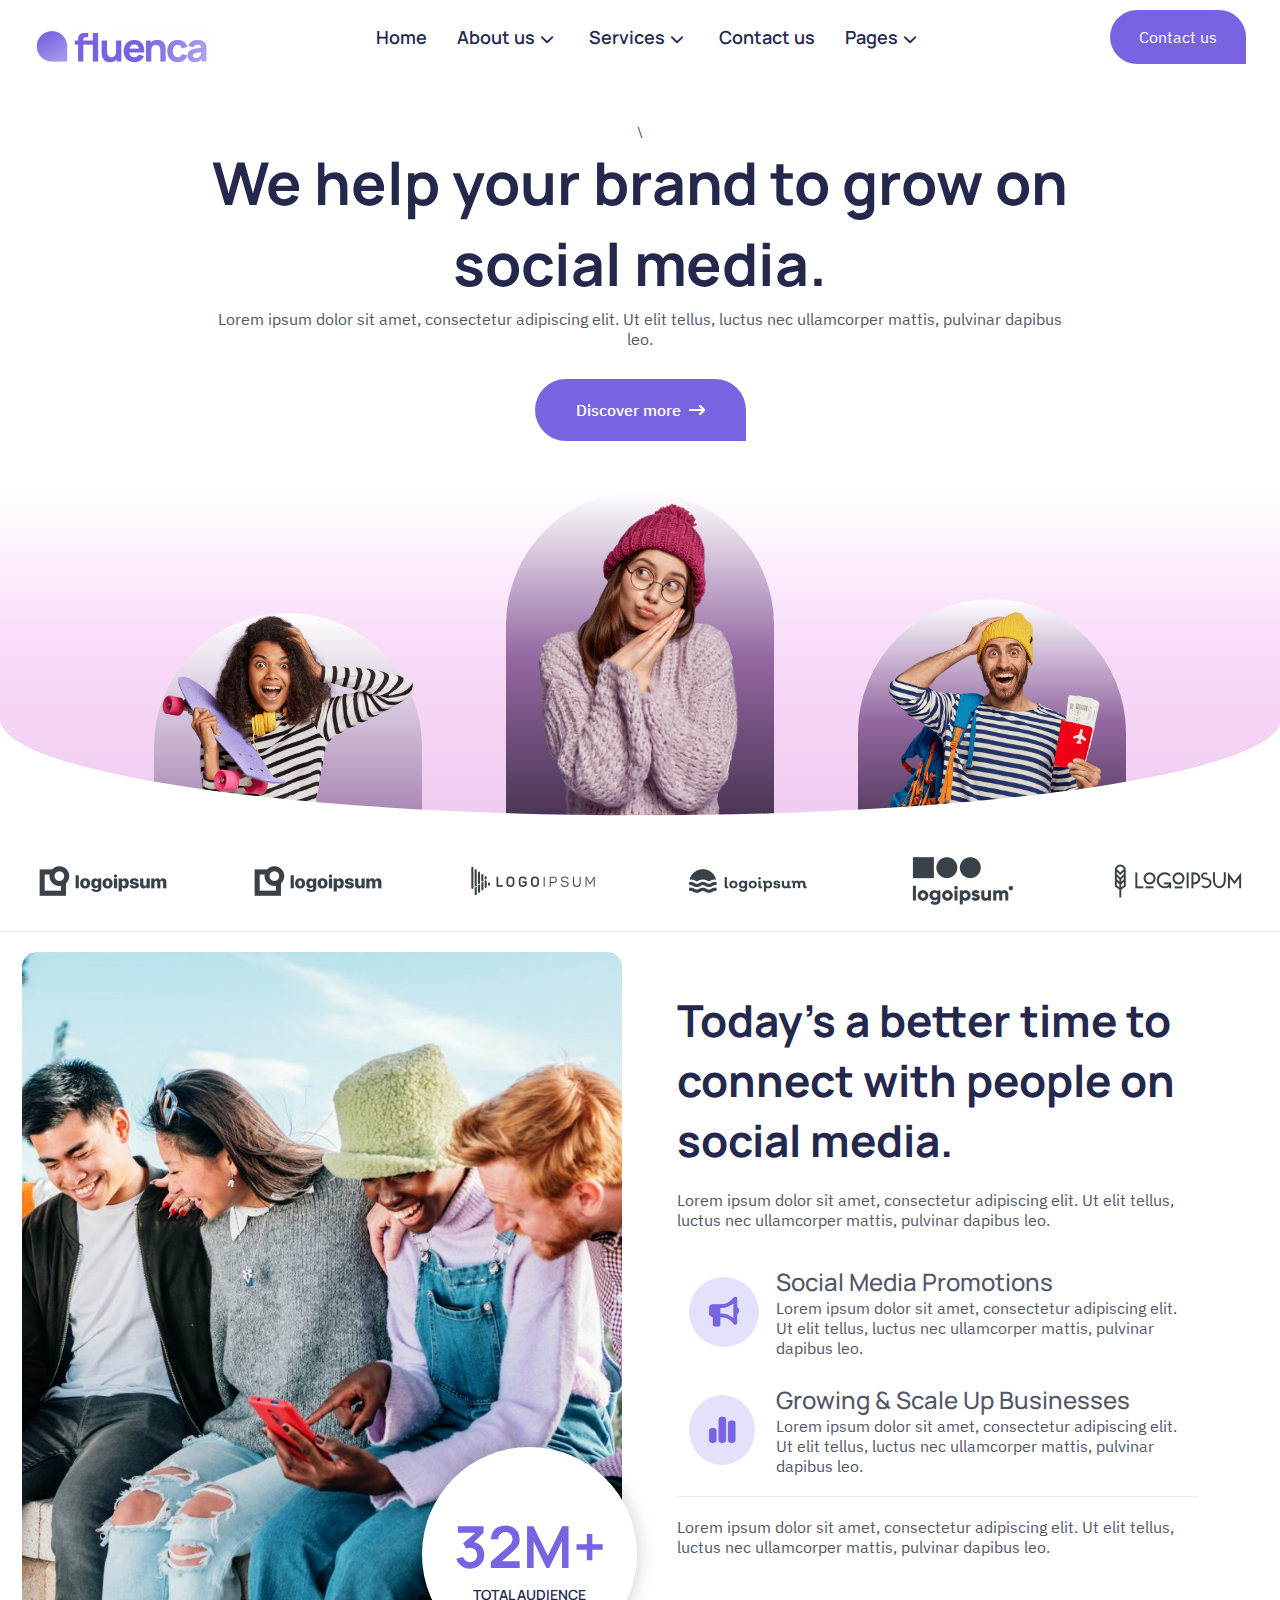
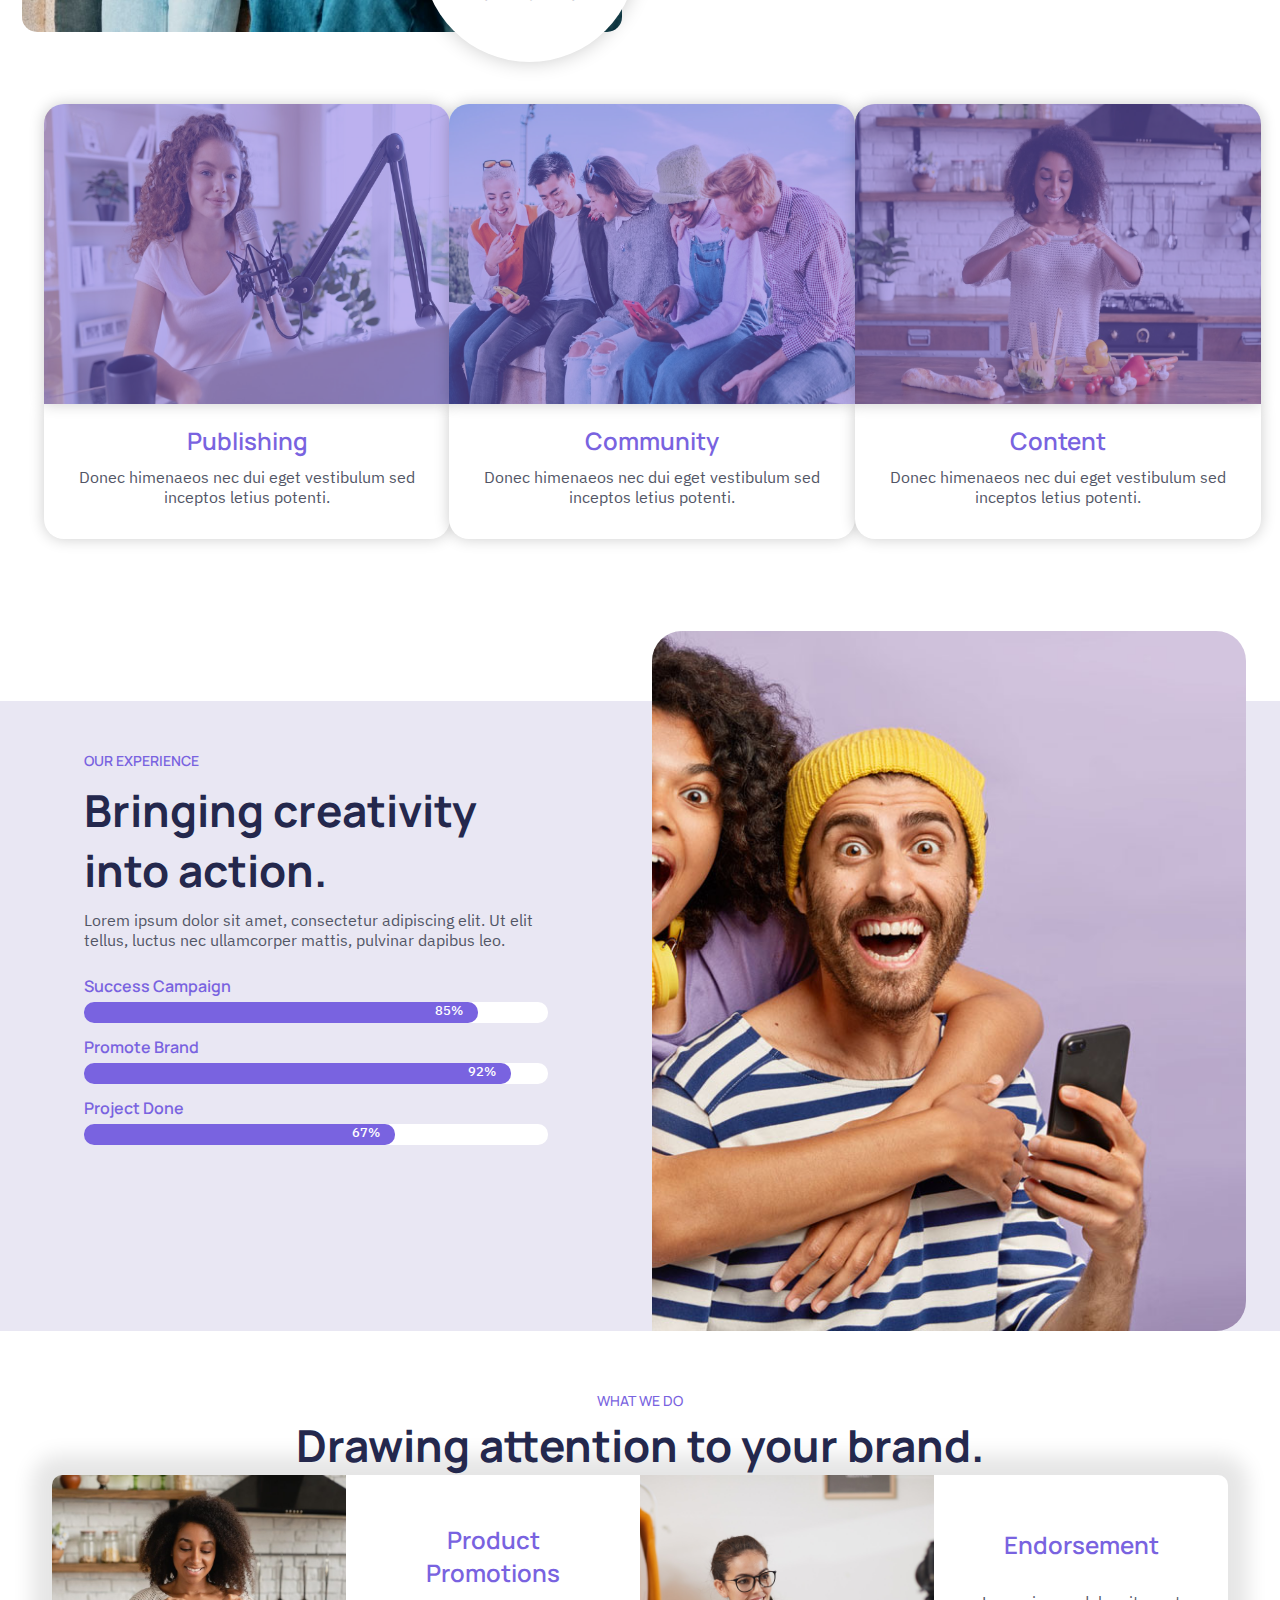
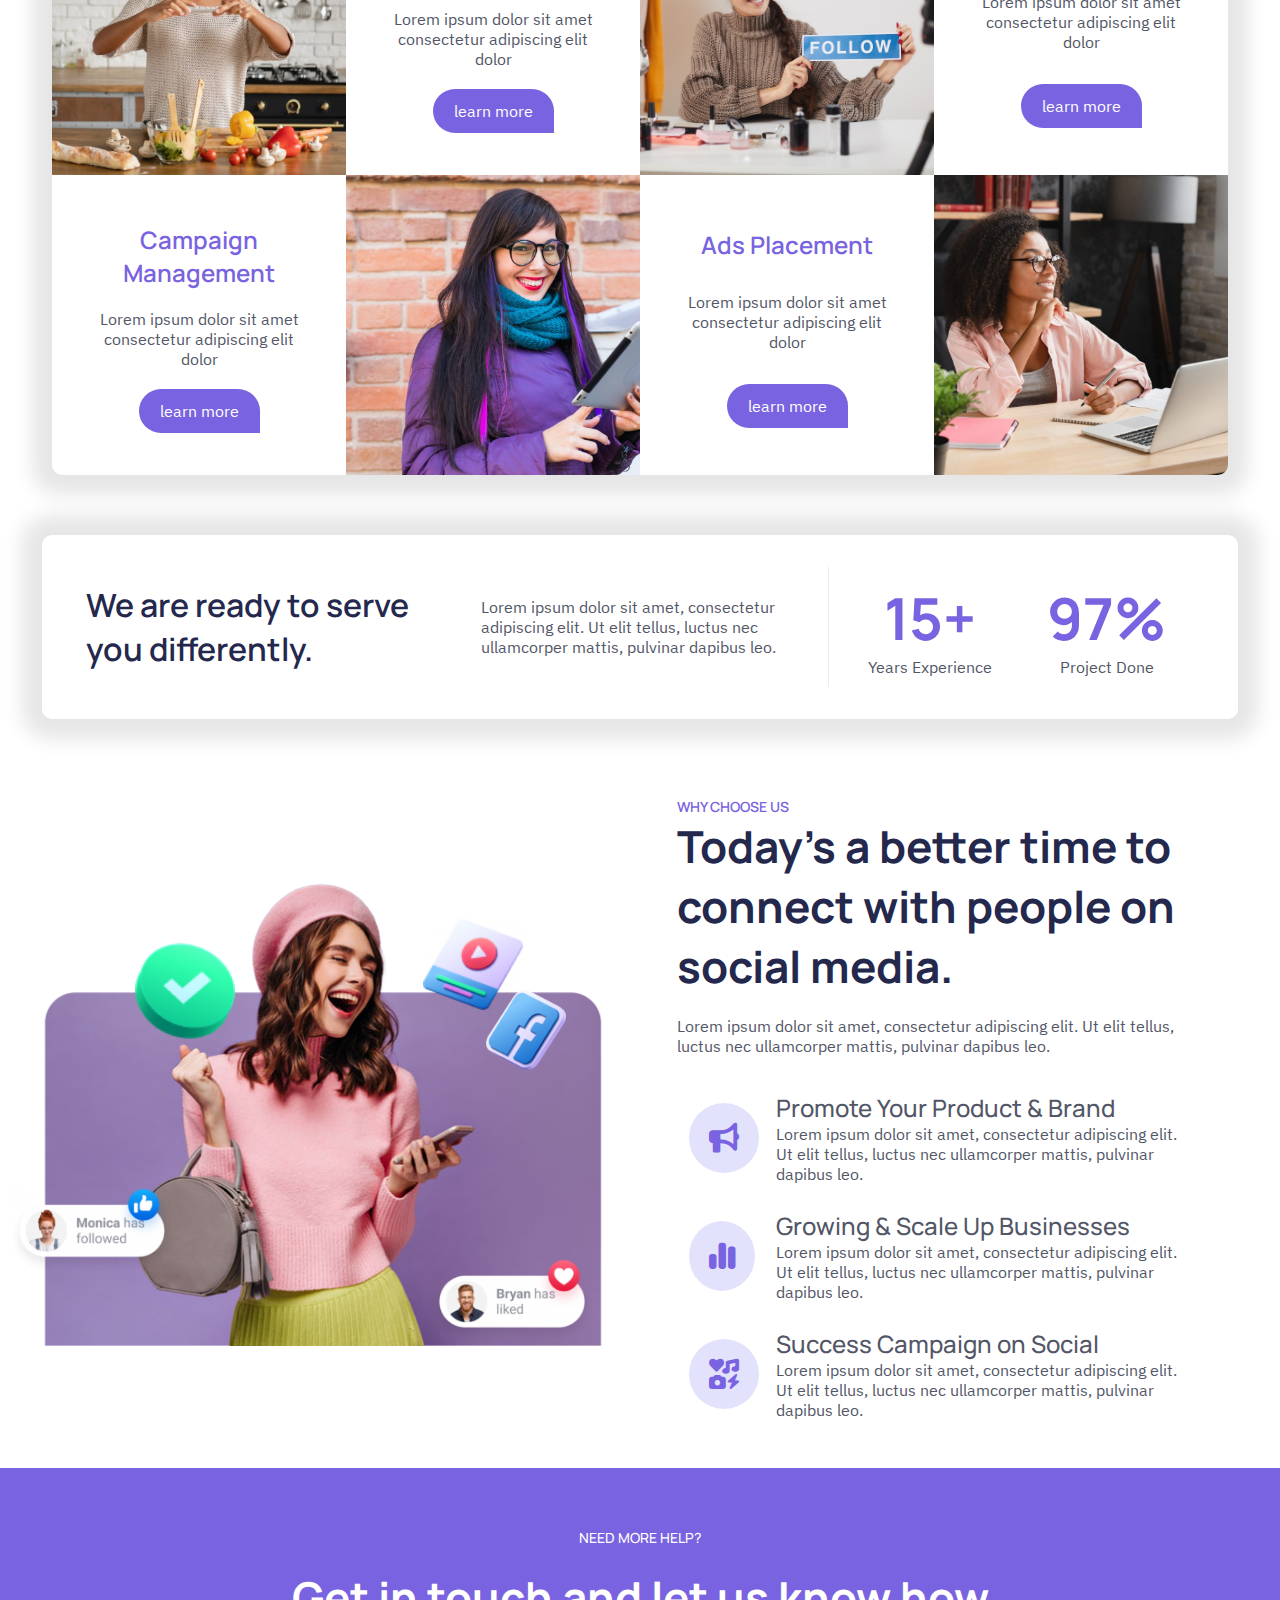
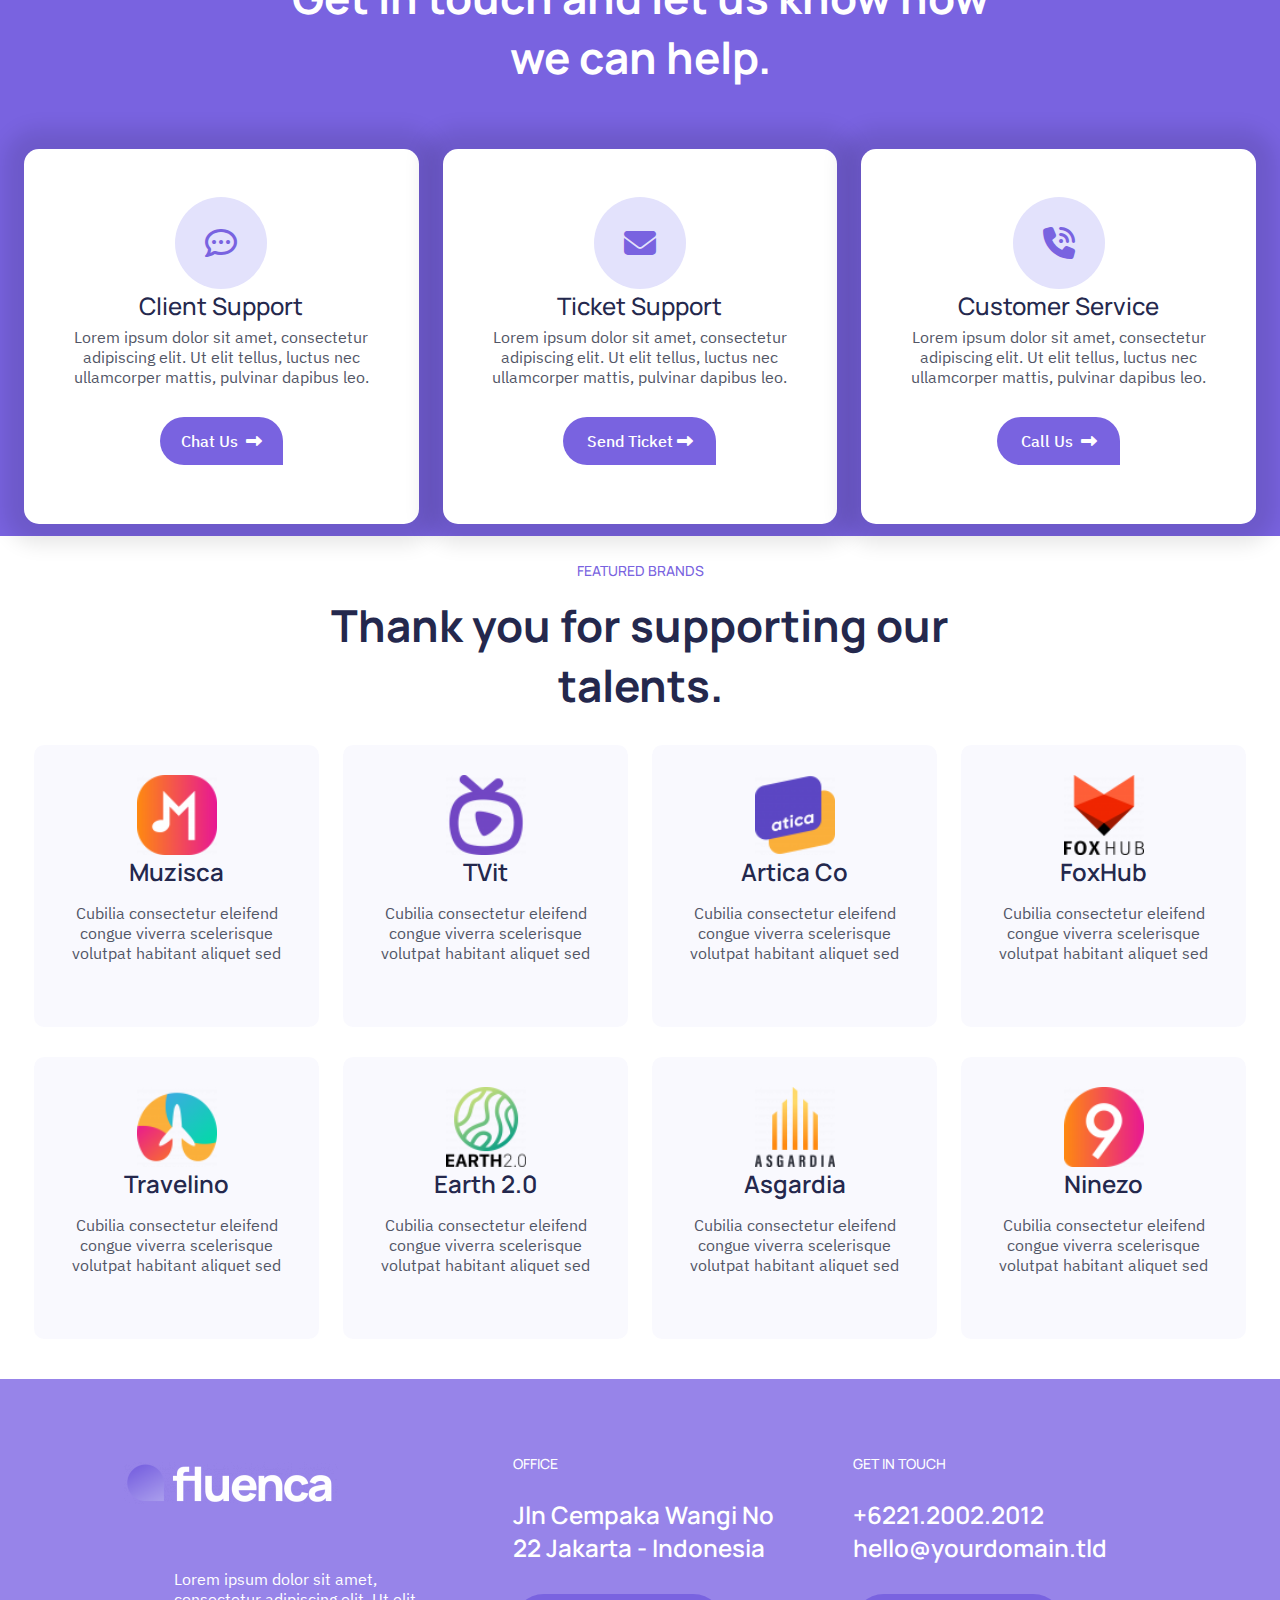
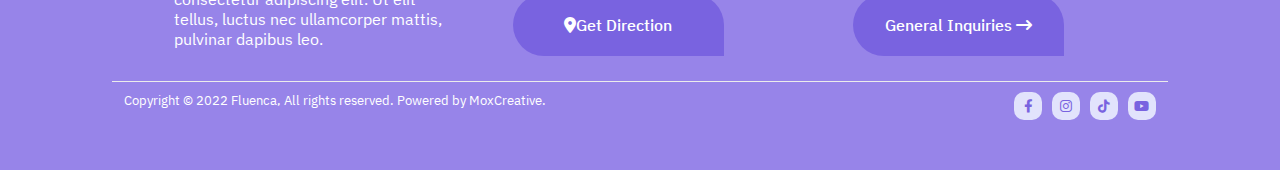
<file: fluenca/index.html>
<!DOCTYPE html>
<html lang="en">

<head>
    <meta charset="UTF-8">
    <meta name="viewport" content="width=device-width, initial-scale=1.0">
    <!-- title -->
    <title>Fluenca-Social Media Agency</title>
    <!--icon-->
    <link href="assets/css/all.min.css" rel="stylesheet">
    <!--fonts link-->
    <link href="assets/css/font.css" rel="stylesheet">
    <!--favicon-->
    <link href="assets/img/grocery.png" rel="icon">
    <link rel="stylesheet" href="https://cdn.jsdelivr.net/npm/swiper@11/swiper-bundle.min.css" />
    <!--custom css-->
    <link href="assets/css/style.css" rel="stylesheet">
    <!-- media file -->
    <link rel="stylesheet" href="assets/css/media.css">
</head>

<body>
    <!-- header start -->

    <section class="header">
        <div class="container">
            <div class="row ">

                <div class="w-12 d-flex align-center justify-between">

                    <div class="w-2 w-xs-6 w-sm-6 w-md-6 d-flex align-center w-lg-2">
                        <div class="toggle d-lg-none">
                            <i aria-hidden="true" role="presentation" class="elementor-menu-toggle__icon--open fas fa-bars">
                                <div class="dropdown">
                                    <ul>
                                        <li><a href="#">Home </a></li>
                                        <li><a href="#">About us </a></li>
                                        <li><a href="#">Services </a></li>
                                        <li><a href="#">Contact us </a></li>
                                        <li><a href="#">Error 404 </a></li>

                                    </ul>
                                </div>
                            </i>
                        </div>
                        &nbsp;
                        <div class="logo">
                            <img src="assets/img/logo.png" alt="">
                        </div>
                    </div>
                    <div class="w-6 align-center d-flex justify-end d-md-none d-lg-visible w-lg-6">
                        <div class="h-menu ">
                            <ul class="d-flex">
                                <li><a href="#">Home</a></li>
                                <li><a href="#">About us<i class="fa-solid fa-chevron-down"></i></a>
                                    <div class="dropdown">
                                        <ul>
                                            <li><a href="#">talents </a></li>

                                        </ul>
                                    </div>
                                </li>
                                <li><a href="#">Services<i class="fa-solid fa-chevron-down"></i></a>
                                    <div class="dropdown">
                                        <ul>
                                            <li><a href="#">Pricing Plans </a></li>
                                            <li><a href="#">Partners </a></li>

                                        </ul>
                                    </div>
                                </li>
                                <li><a href="#">Contact us</a></li>
                                <li><a href="#">Pages<i class="fa-solid fa-chevron-down"></i></a>
                                    <div class="dropdown">
                                        <ul>
                                            <li><a href="#">FAQ </a></li>
                                            <li><a href="#">Gallery </a></li>
                                            <li><a href="#">Blog </a></li>
                                            <li><a href="#">Single Post </a></li>
                                            <li><a href="#">Error 404 </a></li>

                                        </ul>
                                    </div>
                                </li>
                            </ul>
                        </div>
                    </div>
                    <div class="w-2 w-xs-6 w-sm-6 w-md-6 w-lg-2 ">
                        <div class="btn d-flex justify-end">
                            <button>Contact us</button>
                        </div>
                    </div>
                </div>
            </div>
        </div>
    </section>
    <!-- header start -->
    <!-- main section start -->
    <section class="main">
        <div class="container">
            <div class="row">
                <div class="w-12">
                    <div class="main-content">\
                        <h1>We help your brand to grow on social media.</h1>
                        <p>Lorem ipsum dolor sit amet, consectetur adipiscing elit. Ut elit tellus, luctus nec ullamcorper mattis, pulvinar dapibus leo.</p>
                        <button>Discover more &nbsp;<i class="fa-solid fa-arrow-right-long"></i></button>
                    </div>

                </div>
            </div>
        </div>
    </section>
    <!-- main section end -->

    <!-- image section start -->
    <section class="image">
        <div class="container">
            <div class="row">
                <div class="w-12 d-flex align-center justify-between">
                    <div class="w-4">
                        <div class="img-1 d-flex justify-center">
                            <img src="assets/img/1.png" alt="">
                        </div>
                    </div>
                    <div class="w-4">
                        <div class="img-2 d-flex justify-center">
                            <img src="assets/img/2.png" alt="">
                        </div>
                    </div>
                    <div class="w-4">
                        <div class="img-3 d-flex justify-center">
                            <img src="assets/img/3.png" alt="">
                        </div>
                    </div>
                </div>

                <div class="curv">
                    <svg data-name="Layer 1" xmlns="http://www.w3.org/2000/svg" viewBox="0 0 1200 120" preserveAspectRatio="none">
                        <path d="M600,112.77C268.63,112.77,0,65.52,0,7.23V120H1200V7.23C1200,65.52,931.37,112.77,600,112.77Z" class="shape-fill"></path>
                    </svg>
                </div>


            </div>
        </div>
    </section>
    <!-- image section end -->

    <!-- sponcer strat -->
    <section class="sponcer">
        <div class="container">
            <div class="row">
                <div class="swiper mySwiper">
                    <div class="swiper-wrapper">
                        <div class="swiper-slide">
                            <div class="logos">
                                <img src="assets/img/logo-1.png" alt="">
                            </div>
                        </div>
                        <div class="swiper-slide">
                            <div class="logos">
                                <img src="assets/img/logo-1.png" alt="">
                            </div>
                        </div>
                        <div class="swiper-slide">
                            <div class="logos">
                                <img src="assets/img/logo-2.png" alt="">
                            </div>
                        </div>
                        <div class="swiper-slide">
                            <div class="logos">
                                <img src="assets/img/logo-3.png" alt="">
                            </div>
                        </div>
                        <div class="swiper-slide">
                            <div class="logos">
                                <img src="assets/img/logo-4.png" alt="">
                            </div>
                        </div>
                        <div class="swiper-slide">
                            <div class="logos">
                                <img src="assets/img/logo-5.png" alt="">
                            </div>
                        </div>
                        <div class="swiper-slide">
                            <div class="logos">
                                <img src="assets/img/logo-1.png" alt="">
                            </div>
                        </div>
                        <div class="swiper-slide">
                            <div class="logos">
                                <img src="assets/img/logo-2.png" alt="">
                            </div>
                        </div>
                        <div class="swiper-slide">
                            <div class="logos">
                                <img src="assets/img/logo-3.png" alt="">
                            </div>
                        </div>
                        <div class="swiper-slide">
                            <div class="logos">
                                <img src="assets/img/logo-4.png" alt="">
                            </div>
                        </div>
                        <div class="swiper-slide">
                            <div class="logos">
                                <img src="assets/img/logo-5.png" alt="">
                            </div>
                        </div>

                    </div>
                    <!-- <div class="swiper-button-next"></div>
                    <div class="swiper-button-prev"></div>
                    <div class="swiper-pagination"></div> -->
                </div>
                <!-- <div class="w-2">
                    <div class="logos">
                        <img src="assets/img/logo-11.png" alt="">
                    </div>
                </div>
                <div class="w-2">
                    <div class="logos">
                        <img src="assets/img/logo-1.png" alt="">
                    </div>
                </div>
                <div class="w-2">
                    <div class="logos">
                        <img src="assets/img/logo-2.png" alt="">
                    </div>
                </div>
                <div class="w-2">
                    <div class="logos">
                        <img src="assets/img/logo-3.png" alt="">
                    </div>
                </div>
                <div class="w-2">
                    <div class="logos">
                        <img src="assets/img/logo-4.png" alt="">
                    </div>
                </div>
                <div class="w-2">
                    <div class="logos">
                        <img src="assets/img/logo-5.png" alt="">
                    </div>
                </div> -->
            </div>
        </div>
    </section>
    <!-- sponcer end -->

    <!-- social media start -->
    <section class="social">
        <div class="container">
            <div class="row">
                <div class="w-6 w-xs-12 w-sm-12 w-md-12 w-lg-6">
                    <div class="media-img d-flex align-center justify-center">
                        <img src="assets/img/socia.jpg" alt="img">
                        <div class="circle d-flex justify-center">
                            <h1>32M+</h1>
                            <p>TOTAL AUDIENCE</p>
                        </div>
                    </div>
                </div>
                <div class="w-6 w-xs-12 w-sm-12 w-md-12 w-lg-6">
                    <div class="media-content d-flex">
                        <h2>Today’s a better time to connect with people on social media.</h2>
                        <p>Lorem ipsum dolor sit amet, consectetur adipiscing elit. Ut elit tellus, luctus nec ullamcorper mattis, pulvinar dapibus leo.</p>
                        <div class="w-2"><i class="fa-solid fa-bullhorn"></i></div>
                        <div class="w-10">
                            <h2>Social Media Promotions</h2>
                            <p>Lorem ipsum dolor sit amet, consectetur adipiscing elit. Ut elit tellus, luctus nec ullamcorper mattis, pulvinar dapibus leo.</p>
                        </div>
                        <div class="w-2"><i class="fa-solid fa-chart-simple"></i></div>
                        <div class="w-10">
                            <h2>Growing & Scale Up Businesses</h2>
                            <p>Lorem ipsum dolor sit amet, consectetur adipiscing elit. Ut elit tellus, luctus nec ullamcorper mattis, pulvinar dapibus leo.</p>
                        </div>
                        <p>Lorem ipsum dolor sit amet, consectetur adipiscing elit. Ut elit tellus, luctus nec ullamcorper mattis, pulvinar dapibus leo.</p>
                    </div>

                </div>
            </div>
        </div>
    </section>

    <!-- publishing start -->
    <section class="publishing">
        <div class="container">
            <div class="row">
                <div class="w-12">
                    <div class="pub-card d-flex align-center justify-center">
                        <div class="w-4 w-xs-12 w-sm-12 w-md-12 pytb w-lg-4">
                            <div class="card-img">
                                <img src="assets/img/woman-vlogger-looking-at-laptop-and-recording-video-with-microphone.jpg" alt="">
                                <div class="color-filter"></div>
                            </div>

                            <div class="card-content">
                                <h1>Publishing</h1>
                                <p>Donec himenaeos nec dui eget vestibulum sed inceptos letius potenti.</p>
                            </div>
                        </div>
                        <div class="w-4  w-xs-12 w-sm-12 w-md-12 pytb w-lg-4">
                            <div class="card-img">
                                <img src="assets/img/socia.jpg" alt="">
                                <div class="color-filter"></div>
                            </div>

                            <div class="card-content">
                                <h1>Community</h1>
                                <p>Donec himenaeos nec dui eget vestibulum sed inceptos letius potenti.</p>
                            </div>
                        </div>
                        <div class="w-4 w-xs-12 w-sm-12 w-md-12 pytb w-lg-4">
                            <div class="card-img">
                                <img src="assets/img/vlogging-blogging-girl-cooking-vegetable-vegan-salad-while-taking-photo-for-social-media-on-phone.jpg" alt="">
                                <div class="color-filter"></div>
                            </div>

                            <div class="card-content">
                                <h1>Content</h1>
                                <p>Donec himenaeos nec dui eget vestibulum sed inceptos letius potenti.</p>
                            </div>
                        </div>


                    </div>
                </div>
            </div>
        </div>
    </section>
    <!-- publishing end -->
    <!-- creativity action start -->
    <section class="creativity">
        <div class="container">
            <div class="row">
                <div class="w-12">
                    <div class="bringing d-flex">
                        <div class="w-6 w-xs-12 w-sm-12 w-md-12 w-lg-6">
                            <div class="b-content">
                                <h4>OUR EXPERIENCE</h4>
                                <h2>Bringing creativity into action.</h2>
                                <p>Lorem ipsum dolor sit amet, consectetur adipiscing elit. Ut elit tellus, luctus nec ullamcorper mattis, pulvinar dapibus leo.</p>
                                <div class="main-line">
                                    <h2>Success Campaign</h2>
                                    <div class="line"></div>
                                    <div class="sub-line d-flex align-center">
                                        <p>85%</p>
                                    </div>
                                </div>
                                <div class="main-line">
                                    <h2>Promote Brand</h2>
                                    <div class="line"></div>
                                    <div class="sub-line d-flex align-center">
                                        <p>92%</p>
                                    </div>
                                </div>
                                <div class="main-line">
                                    <h2>Project Done</h2>
                                    <div class="line"></div>
                                    <div class="sub-line d-flex align-center">
                                        <p>67%</p>
                                    </div>
                                </div>
                            </div>
                        </div>
                        <div class="w-6 w-xs-12 w-sm-12 w-md-12 w-lg-6">
                            <div class="b-img">
                                <img src="assets/img/img_5.jpg" alt="">
                            </div>
                        </div>
                    </div>
                </div>
            </div>
        </div>
    </section>
    <!-- creativity action end -->
    <!-- Drawing attention start -->

    <section class="drawing">
        <div class="container">
            <div class="row">
                <div class="w-12">
                    <div class="attention">
                        <h3>WHAT WE DO</h3>
                        <h2>Drawing attention to your brand.</h2>
                        <div class="ads-placement d-flex align-center w-xs-12">
                            <div class="ads-img">
                                <img src="assets/img/vlogging-blogging-girl-cooking-vegetable-vegan-salad-while-taking-photo-for-social-media-on-phone.jpg" alt="">
                                <div class="color-filter"></div>
                            </div>
                            <div class="ads-content d-flex align-center justify-center">
                                <h2>Product Promotions</h2>
                                <p>Lorem ipsum dolor sit amet consectetur adipiscing elit dolor</p>
                                <button><a href="#">learn more</a></button>
                            </div>
                            <div class="ads-img">
                                <img src="assets/img/social-media-influencer.jpg" alt="">
                                <div class="color-filter"></div>
                            </div>
                            <div class="ads-content d-flex align-center justify-center">
                                <h2>Endorsement</h2>
                                <p>Lorem ipsum dolor sit amet consectetur adipiscing elit dolor</p>
                                <button><a href="#">learn more</a></button>
                            </div>
                            <div class="ads-content d-flex align-center justify-center">
                                <h2>Campaign Management</h2>
                                <p>Lorem ipsum dolor sit amet consectetur adipiscing elit dolor</p>
                                <button><a href="#">learn more</a></button>
                            </div>
                            <div class="ads-img">
                                <img src="assets/img/technologies-urban-and-people-concept-student-young-woman-reading-an-ebook-or-tablet-in-a-city.jpg" alt="">
                                <div class="color-filter"></div>
                            </div>
                            <div class="ads-content d-flex align-center justify-center">
                                <h2>Ads Placement</h2>
                                <p>Lorem ipsum dolor sit amet consectetur adipiscing elit dolor</p>
                                <button><a href="#">learn more</a></button>
                            </div>
                            <div class="ads-img">
                                <img src="assets/img/schoolgirl-writing-essay-poem-novel-with-imagination-doing-homework-assignment-using-laptop.jpg" alt="">
                                <div class="color-filter"></div>
                            </div>

                        </div>
                    </div>
                </div>
            </div>
        </div>
    </section>

    <section>
        <div class="container">
            <div class="row">
                <div class="w-12">
                    <div class="serve d-flex align-center justify-between">
                        <div class="w-4">
                            <h1>We are ready to serve you differently.</h1>
                        </div>
                        <div class="w-4">
                            <p>Lorem ipsum dolor sit amet, consectetur adipiscing elit. Ut elit tellus, luctus nec ullamcorper mattis, pulvinar dapibus leo.</p>
                        </div>
                        <div class="w-4 d-flex align-center justify-center justify-around">
                            <div class="numbers">
                                <h2>15+</h2>
                                <p>Years Experience</p>
                            </div>
                            <div class="numbers">
                                <h2>97%</h2>
                                <p>Project Done</p>
                            </div>

                        </div>
                    </div>
                </div>
            </div>
        </div>
    </section>
    <!-- Drawing attention end -->

    <!-- social media start -->
    <section class="efforts">
        <div class="container">
            <div class="row">
                <div class="masking d-flex align-center">
                    <div class="w-6 w-xs-12 w-sm-12 w-md-12 w-lg-6">
                        <div class="mask">
                            <img src="assets/img/img_4.jpg" alt="">
                            <img src="assets/img/Asset-3-8-pwbs6wtkbk9v6r0hz0aqofw6ylg38xv5pat7y9f9q8.png" alt="" id="img1">
                            <img src="assets/img/Asset-4-8-pwbs6xreieazddruip3moswnfts72vdj9dtctnfe2o.png" alt="" id="img2">
                            <img src="assets/img/Asset-5-8-pwbs6yp8p8cftyxro13ztff45d6toc2mdk46wtchds.png" alt="" id="img3">
                            <img src="assets/img/notif_img_1-pwbs7m77g38lw7zmut9o1rhmzzz00rnwssfbwqdn28.png" alt="" id="img4">
                            <img src="assets/img/notif_img_2-pwbs7n51mx9w7ty9pboam993ldud8grn4x2te0c8w0.png" alt="" id="img5">
                        </div>
                    </div>
                    <div class="w-6 w-xs-12 w-sm-12 w-md-12 w-lg-6">
                        <div class="media-content d-flex">
                            <span>WHY CHOOSE US</span>
                            <h2>Today’s a better time to connect with people on social media.</h2>
                            <p>Lorem ipsum dolor sit amet, consectetur adipiscing elit. Ut elit tellus, luctus nec ullamcorper mattis, pulvinar dapibus leo.</p>
                            <div class="w-2"><i class="fa-solid fa-bullhorn"></i></div>
                            <div class="w-10">
                                <h2>Promote Your Product & Brand</h2>
                                <p>Lorem ipsum dolor sit amet, consectetur adipiscing elit. Ut elit tellus, luctus nec ullamcorper mattis, pulvinar dapibus leo.</p>
                            </div>
                            <div class="w-2"><i class="fa-solid fa-chart-simple"></i></div>
                            <div class="w-10">
                                <h2>Growing & Scale Up Businesses</h2>
                                <p>Lorem ipsum dolor sit amet, consectetur adipiscing elit. Ut elit tellus, luctus nec ullamcorper mattis, pulvinar dapibus leo.</p>
                            </div>
                            <div class="w-2"><i class="fa-solid fa-icons"></i></div>
                            <div class="w-10">
                                <h2>Success Campaign on Social</h2>
                                <p>Lorem ipsum dolor sit amet, consectetur adipiscing elit. Ut elit tellus, luctus nec ullamcorper mattis, pulvinar dapibus leo.</p>
                            </div>

                        </div>

                    </div>
                </div>
            </div>
        </div>
    </section>

    <!-- footer start -->

    <!-- support section start -->
    <section class="support">
        <div class="container">
            <div class="row">
                <div class="w-12">
                    <h3>NEED MORE HELP?</h3>
                    <h2>Get in touch and let us know how <br> we can help.</h2>
                    <div class="services  d-flex align-center">
                        <div class="w-4 d-flex justify-center w-xs-12 w-sm-12 w-md-12 w-lg-4 pytb">
                            <div class="service-card">
                                <i class="fa-regular fa-comment-dots"></i>
                                <h3>Client Support</h3>
                                <p>Lorem ipsum dolor sit amet, consectetur adipiscing elit. Ut elit tellus, luctus nec ullamcorper mattis, pulvinar dapibus leo.</p>
                                <button><a href="#">chat us &nbsp;<i class="fa-solid fa-right-long"></i></a></button>
                            </div>
                        </div>
                        <div class="w-4 d-flex justify-center w-xs-12 w-sm-12 w-md-12 w-lg-4 pytb">
                            <div class="service-card">
                                <i class="fa-solid fa-envelope"></i>
                                <h3>Ticket Support</h3>
                                <p>Lorem ipsum dolor sit amet, consectetur adipiscing elit. Ut elit tellus, luctus nec ullamcorper mattis, pulvinar dapibus leo.</p>
                                <button><a href="#">send Ticket&nbsp;<i class="fa-solid fa-right-long"></i></a></button>
                            </div>
                        </div>
                        <div class="w-4 d-flex justify-center w-xs-12 w-sm-12 w-md-12 w-lg-4 pytb">
                            <div class="service-card">
                                <i class="fa-solid fa-phone-volume"></i>
                                <h3>Customer Service</h3>
                                <p>Lorem ipsum dolor sit amet, consectetur adipiscing elit. Ut elit tellus, luctus nec ullamcorper mattis, pulvinar dapibus leo.</p>
                                <button><a href="#">call us &nbsp;<i class="fa-solid fa-right-long"></i></a></button>
                            </div>
                        </div>


                    </div>
                </div>
            </div>
        </div>
    </section>
    <!-- support section end -->

    <!-- featured brands start -->
    <section class="brands-section">
        <div class="container">
            <div class="row">
                <div class="w-12">
                    <div class="brands">
                        <h3>FEATURED BRANDS</h3>
                        <h2>Thank you for supporting our <br>talents.</h2>
                    </div>
                    <div class="brand-card d-flex">
                        <div class="w-3 d-flex justify-center w-xs-6 w-sm-6 w-md-6 w-lg-3  pylb">
                            <div class="brand-content ">
                                <img src="assets/img/muszica-pwaxgyvp60beuk96lmwdww1x8oyobmr7vcgav39b7k.png" alt="">
                                <h2>Muzisca</h2>
                                <p>Cubilia consectetur eleifend congue viverra scelerisque volutpat habitant aliquet sed</p>
                            </div>
                        </div>
                        <div class="w-3 d-flex justify-center w-xs-6 w-sm-6 w-md-6 w-lg-3  pylb">
                            <div class="brand-content ">
                                <img src="assets/img/tvit-pwaxgztjcucp667tg5b0hdtdu2u1jbuy7h3scd7x1c.png" alt="">
                                <h2>TVit</h2>
                                <p>Cubilia consectetur eleifend congue viverra scelerisque volutpat habitant aliquet sed</p>
                            </div>
                        </div>
                        <div class="w-3 d-flex justify-center w-xs-6 w-sm-6 w-md-6 w-lg-3  pylb">
                            <div class="brand-content ">
                                <img src="assets/img/atica-pwaxgw26li7jvqda23oi7erjgjckojg0uyhuf9dhq8.png" alt="">
                                <h2>Artica Co</h2>
                                <p>Cubilia consectetur eleifend congue viverra scelerisque volutpat habitant aliquet sed</p>
                            </div>
                        </div>
                        <div class="w-3 d-flex justify-center w-xs-6 w-sm-6 w-md-6 w-lg-3  pylb">
                            <div class="brand-content ">
                                <img src="assets/img/fox-hub-2-pwaxgxxuz6a4iyajr4hrceagnb3b3xnhj7stdtapds.png" alt="">
                                <h2>FoxHub</h2>
                                <p>Cubilia consectetur eleifend congue viverra scelerisque volutpat habitant aliquet sed</p>
                            </div>
                        </div>
                        <div class="w-3 d-flex justify-center w-xs-6 w-sm-6 w-md-6 w-lg-3  pylb">
                            <div class="brand-content ">
                                <img src="assets/img/treva-pwaxgyvp60beuk96lmwdww1x8oyobmr7vcgav39b7k.png" alt="">
                                <h2>Travelino</h2>
                                <p>Cubilia consectetur eleifend congue viverra scelerisque volutpat habitant aliquet sed</p>
                            </div>
                        </div>
                        <div class="w-3 d-flex justify-center w-xs-6 w-sm-6 w-md-6 w-lg-3  pylb">
                            <div class="brand-content ">
                                <img src="assets/img/earth-2-pwaxgx00sc8u7cbwwm34rwj01x7xw8jr735bwjc3k0.png" alt="">
                                <h2>Earth 2.0</h2>
                                <p>Cubilia consectetur eleifend congue viverra scelerisque volutpat habitant aliquet sed</p>
                            </div>
                        </div>
                        <div class="w-3 d-flex justify-center w-xs-6 w-sm-6 w-md-6 w-lg-3  pylb">
                            <div class="brand-content ">
                                <img src="assets/img/asgardia-pwaxgv4ceo69k4en7l9vmx02v5h7gucaitucxzevwg.png" alt="">
                                <h2>Asgardia</h2>
                                <p>Cubilia consectetur eleifend congue viverra scelerisque volutpat habitant aliquet sed</p>
                            </div>
                        </div>
                        <div class="w-3 d-flex justify-center w-xs-6 w-sm-6 w-md-6 w-lg-3  pylb ">
                            <div class="brand-content ">
                                <img src="assets/img/volicity-9-pwaxh0rdjodzhs6ganpn1vkufgper0yojlr9tn6iv4.png" alt="">
                                <h2>Ninezo</h2>
                                <p>Cubilia consectetur eleifend congue viverra scelerisque volutpat habitant aliquet sed</p>
                            </div>
                        </div>
                    </div>
                </div>
            </div>
        </div>
    </section>
    <!-- featured brands end -->

    <!-- footer start -->
    <section class="footer">
        <div class="container">
            <div class="row">
                <div class="w-12">
                    <div class="footer-1 d-flex">
                        <div class="w-4 d-flex align-center w-xs-12 w-sm-12 w-md-12 w-lg-4">
                            <div class="f-logo">
                                <img src="assets/img/logo2.png" alt="">
                            </div>
                            <div class="f-content">
                                <p>Lorem ipsum dolor sit amet, consectetur adipiscing elit. Ut elit tellus, luctus nec ullamcorper mattis, pulvinar dapibus leo.</p>
                            </div>
                        </div> 
                        <div class="w-8 d-flex w-xs-12 w-sm-12 w-md-12 w-lg-8">
                            <div class="w-6 w-xs-12 w-sm-12 w-md-12 w-lg-6">
                                <div class="location">
                                    <h2>OFFICE</h2>
                                    <P>Jln Cempaka Wangi No 22
                                        Jakarta - Indonesia</P>
                                    <button><i class="fa-solid fa-location-dot"></i>Get Direction</button>
                                </div>
                            </div>
                            <div class="w-6 w-xs-12 w-sm-12 w-md-12 w-lg-6">
                                <div class="location">
                                    <h2>GET IN TOUCH</h2>
                                    <P>+6221.2002.2012</P>
                                    <P>hello@yourdomain.tld</P>
                                    <button>General Inquiries&nbsp;<i class="fa-solid fa-arrow-right-long"></i></button>
                                </div>
                            </div>
                        </div>
                    </div>
                    <div class="footer-2 d-flex">
                        <div class="w-8 w-xs-12 w-sm-12 w-md-12 w-lg-8">
                            <p>Copyright © 2022 Fluenca, All rights reserved. Powered by MoxCreative.</p>
                        </div>
                        <div class="w-4 w-xs-12 w-sm-12 w-md-12 w-lg-4">
                            <div class="button d-flex justify-end">
                                <button><i class="fa-brands fa-facebook-f"></i></button>
                                <button><i class="fa-brands fa-instagram"></i></button>
                                <button><i class="fa-brands fa-tiktok"></i></button>
                                <button><i class="fa-brands fa-youtube"></i></button>
                            </div>
                        </div>
                    </div>
                </div>
            </div>
        </div>
    </section>
    <!-- footer end -->


    <script src="https://cdn.jsdelivr.net/npm/swiper@11/swiper-bundle.min.js"></script>
    <script>
        var swiper = new Swiper(".mySwiper", {
            slidesPerView: 6,
            spaceBetween: 30,
            loop: true,
            pagination: {
                el: ".swiper-pagination",
                clickable: true,
            },
            navigation: {
                nextEl: ".swiper-button-next",
                prevEl: ".swiper-button-prev",

            },
        });
    </script>
</body>

</html>
</file>
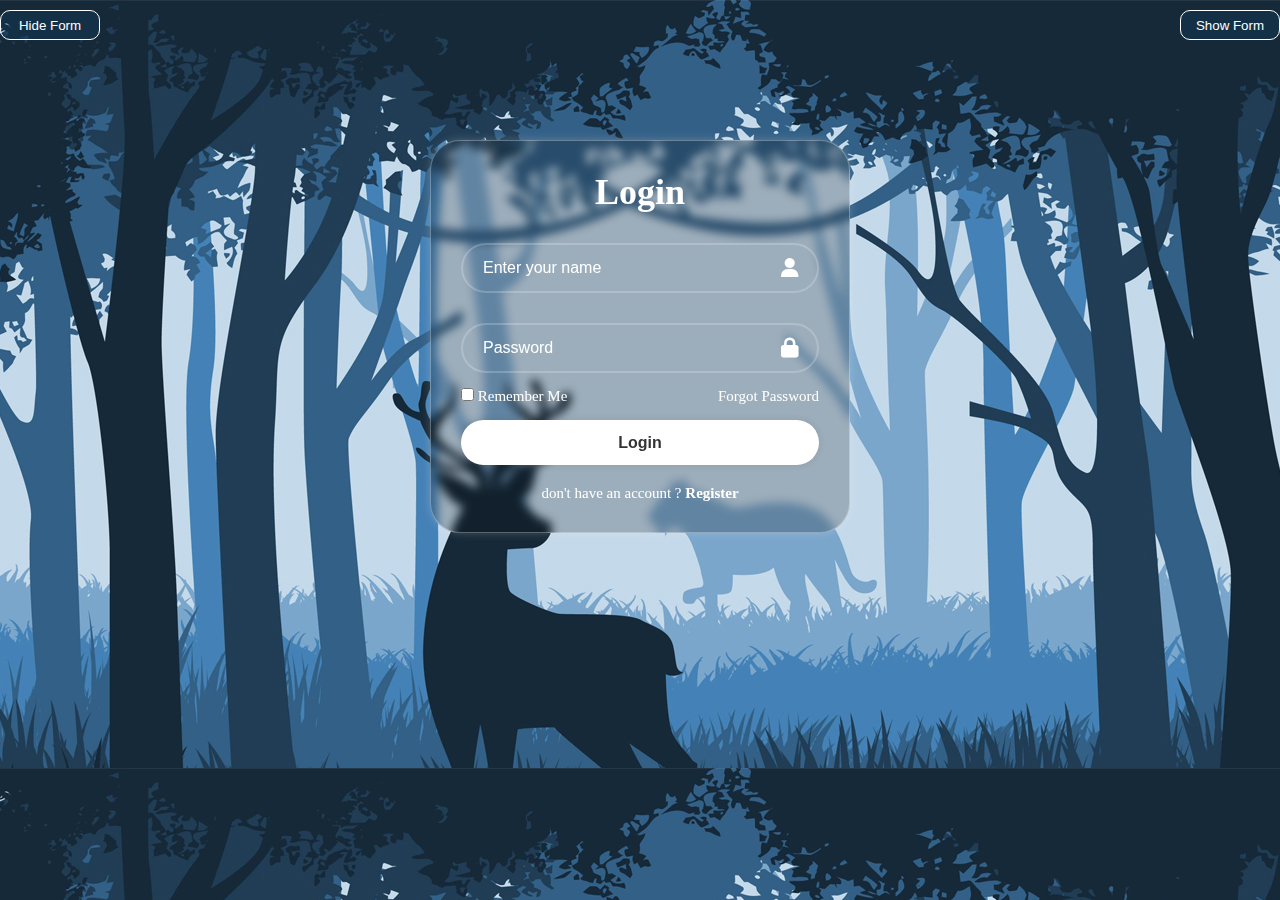
<file: form/index.html>
<!DOCTYPE html>
<html lang="en">
<head>
    <meta charset="UTF-8">
    <meta name="viewport" content="width=device-width, initial-scale=1.0">
    <title>Login form</title>
    <link rel="stylesheet" href="assets/css/style.css">
    <link rel="stylesheet" href="assets/css/all.min.css">
</head>
<body>
    <div class="container">
        <div class="row d-flex justify-between">
            <button id="hide"> Hide Form</button>
            <button id="show"> Show Form</button>
        </div>
    </div>
    <section class="login">
        <div class="container">
            <div class="row">
                <div class="form">  
                    <form action="">
                         <h1>Login</h1>
                         <div class="input-box">
                            <input type="text" placeholder="Enter your name" required>
                            <i class="fa-solid fa-user"></i>
                         </div>
                         <div class="input-box">
                            <input type="password" placeholder="Password" required>
                            <i class="fa-solid fa-lock" ></i>
                         </div>
                         <div class="remember">
                            <label><input type="checkbox"> Remember Me </label>
                            <a href="#"> Forgot Password</a>
                         </div>
                         <button type="submit" class="btn">Login</button>
                         <div class="register">
                            <p>don't have an account ?</p>
                            <a href="#"> Register </a>
                         </div>
                   </form>

                </div>
            </div>
        </div>
    </section>
    
    <script src="assets/js/jquery-3.7.1.min.js"></script>
    <script>
              $(document).ready(function(){
                $("#hide").click( function(){
                    $(".form").hide(500);
                });
                $("#show").click( function(){
                    $(".form").show(500);
                });
          
            })

    </script>
</body>
</html>
</file>
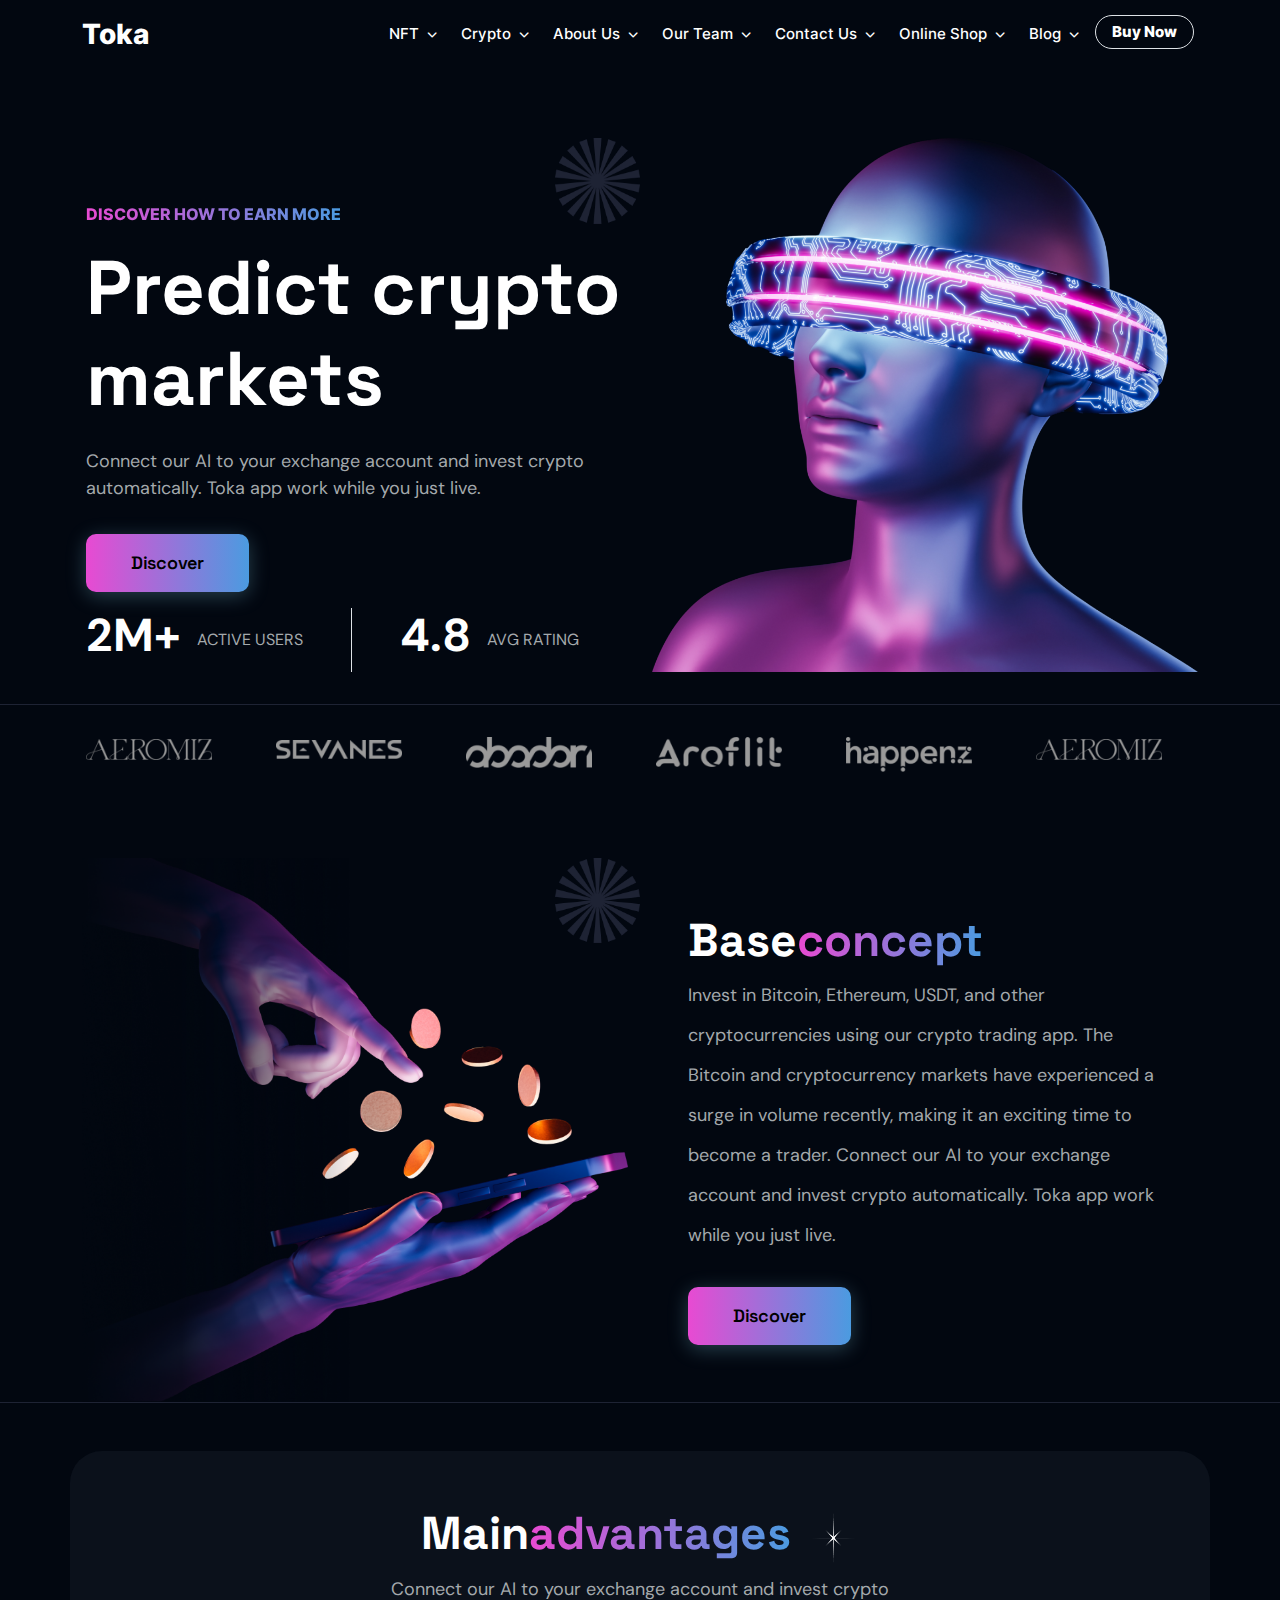
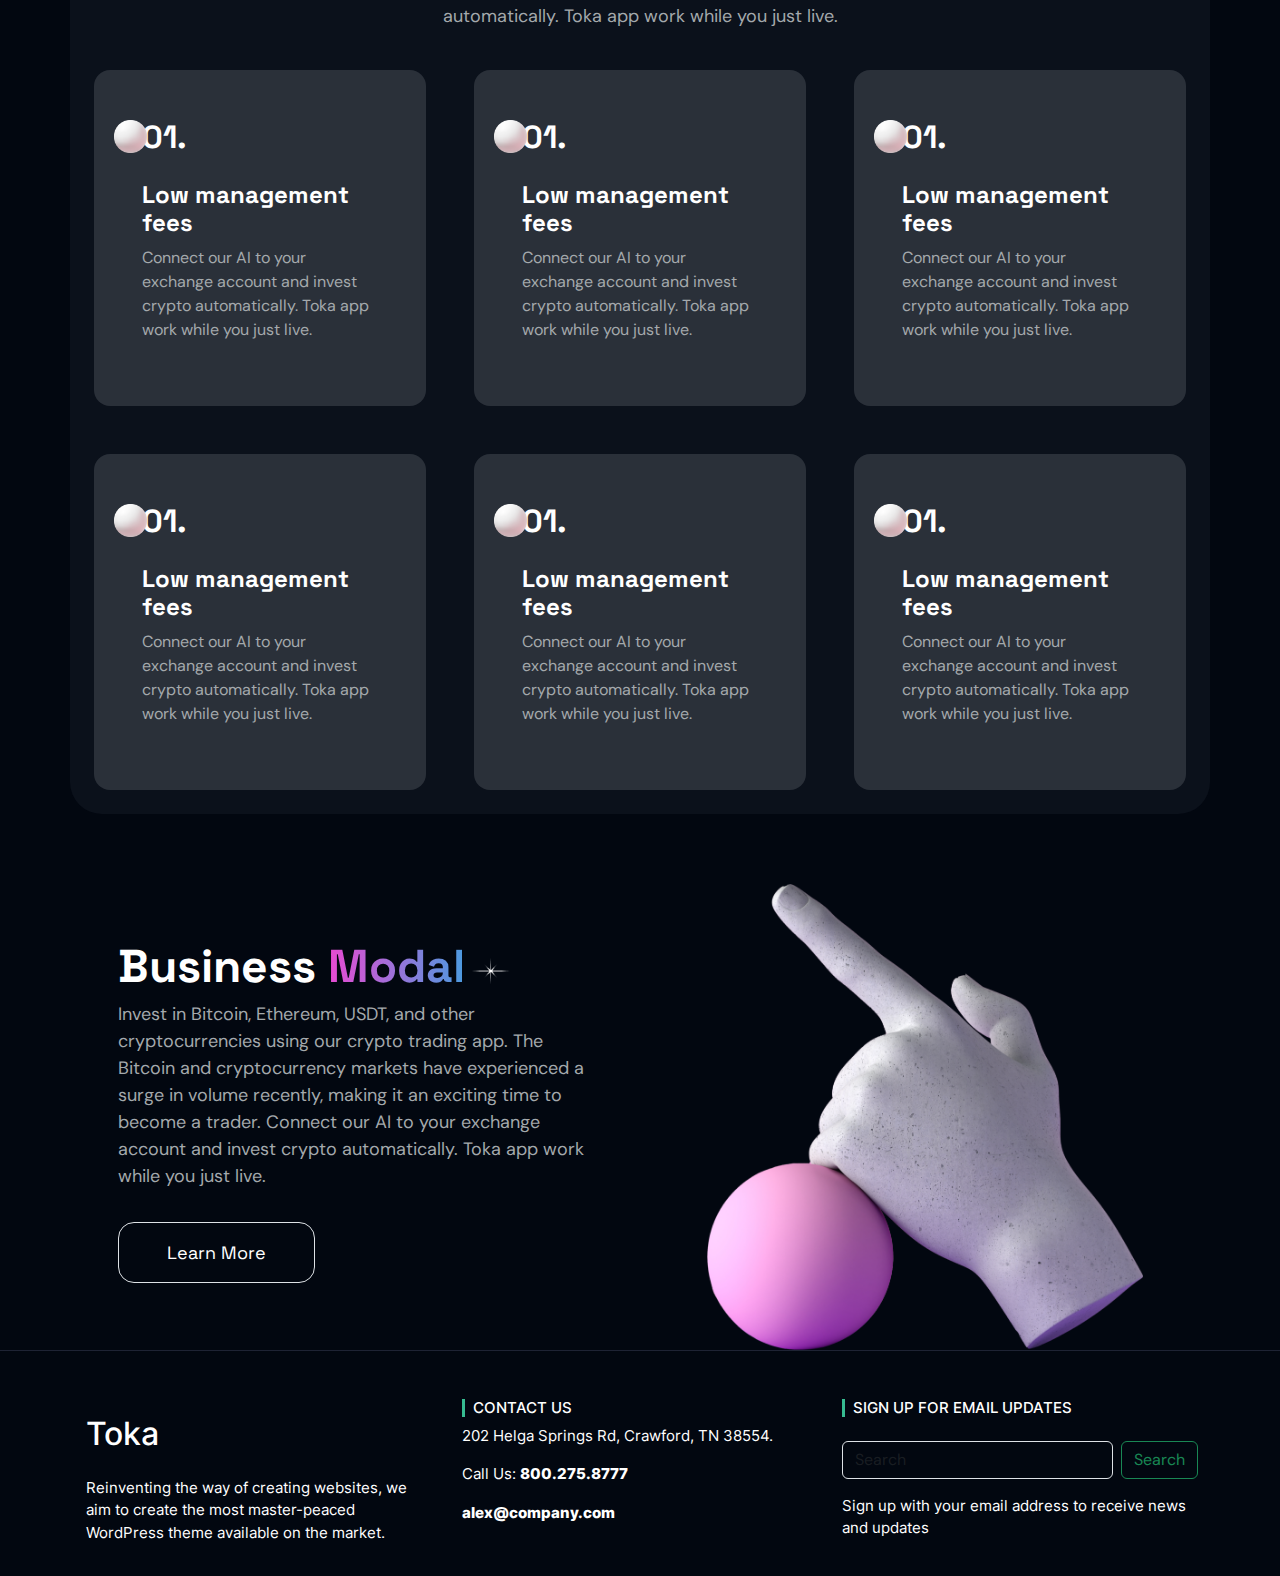
<file: toka exam/index.html>
<!DOCTYPE html>
<html lang="en">
<head>
    <meta charset="UTF-8">
    <meta name="viewport" content="width=device-width, initial-scale=1.0">
    <!-- bootstrap link -->
    <link rel="stylesheet" href="assets/css/bootstrap.min.css">
    <!-- css link -->
    <link rel="stylesheet" href="assets/css/style.css">
    <!-- font awesome -->
    <link rel="stylesheet" href="assets/css/all.min.css">
    <!-- fonts -->
    <link rel="stylesheet" href="assets/css/fonts.css">
    <title>Crypto Startup - Toka</title>
</head>
<body class="bg-main text-white dm">
    <nav class="navbar navbar-expand-lg bg-body-tertiary bg-main">
        <div class="container">
          <a class="navbar-brand inter fs-28 fw-bold" href="#">Toka</a>
          <button class="navbar-toggler" type="button" data-bs-toggle="collapse" data-bs-target="#navbarSupportedContent" aria-controls="navbarSupportedContent" aria-expanded="false" aria-label="Toggle navigation">
            <span class="navbar-toggler-icon"></span>
          </button>
          <div class="collapse navbar-collapse justify-content-start justify-content-lg-end" id="navbarSupportedContent">
            <ul class="navbar-nav d-flex ">
              <li class="nav-item  px-1 position-relative">
                <a class="nav-link fs-15 inter fw-medium text-capitalize d-flex align-items-center" aria-current="page" href="#">NFT<i class="fa-solid fa-chevron-down ps-2 fs-10"></i></a>
                <div class="dropdown-sec position-absolute overflow-hidden">
                    <ul class="list-inline bg-drop p-3 rounded-3">
                        <li class=""><a href="#" class="fs-15 inter text-capitalize">NFT Landing Page</a></li>
                        <li class=""><a href="#" class="fs-15 inter text-capitalize">NFT Collection Landing</a></li>
                        <li class=""><a href="#" class="fs-15 inter text-capitalize">NFT Platform</a></li>
                        <li class=""><a href="#" class="fs-15 inter text-capitalize">NFT marketplace</a></li>
                        <li class=""><a href="#" class="fs-15 inter text-capitalize">NFT game</a></li>
                        <li class=""><a href="#" class="fs-15 inter text-capitalize">NFT DAO platform</a></li>
                        <li class=""><a href="#" class="fs-15 inter text-capitalize">NFT website</a></li>
                        <li class=""><a href="#" class="fs-15 inter text-capitalize">METAVERSE website</a></li>
                    </ul>
                </div>
              </li>
              <li class="nav-item  px-1 position-relative">
                <a class="nav-link fs-15 inter fw-medium text-capitalize d-flex align-items-center" aria-current="page" href="#">crypto<i class="fa-solid fa-chevron-down ps-2 fs-10"></i></a>
                <div class="dropdown-sec position-absolute overflow-hidden">
                    <ul class="list-inline bg-drop p-3 rounded-3">
                        <li class=""><a href="#" class="fs-15 inter text-capitalize">NFT Landing Page</a></li>
                        <li class=""><a href="#" class="fs-15 inter text-capitalize">NFT Collection Landing</a></li>
                        <li class=""><a href="#" class="fs-15 inter text-capitalize">NFT Platform</a></li>
                        <li class=""><a href="#" class="fs-15 inter text-capitalize">NFT marketplace</a></li>
                        <li class=""><a href="#" class="fs-15 inter text-capitalize">NFT game</a></li>
                        <li class=""><a href="#" class="fs-15 inter text-capitalize">NFT DAO platform</a></li>
                        <li class=""><a href="#" class="fs-15 inter text-capitalize">NFT website</a></li>
                        <li class=""><a href="#" class="fs-15 inter text-capitalize">METAVERSE website</a></li>
                    </ul>
                </div>
              </li>
              <li class="nav-item  px-1 [position-relative]">
                <a class="nav-link fs-15 inter fw-medium text-capitalize d-flex align-items-center" aria-current="page" href="#">about us<i class="fa-solid fa-chevron-down ps-2 fs-10"></i></a>
                <div class="dropdown-sec position-absolute overflow-hidden">
                    <ul class="list-inline bg-drop p-3 rounded-3">
                        <li class=""><a href="#" class="fs-15 inter text-capitalize">NFT Landing Page</a></li>
                        <li class=""><a href="#" class="fs-15 inter text-capitalize">NFT Collection Landing</a></li>
                        <li class=""><a href="#" class="fs-15 inter text-capitalize">NFT Platform</a></li>
                        <li class=""><a href="#" class="fs-15 inter text-capitalize">NFT marketplace</a></li>
                        <li class=""><a href="#" class="fs-15 inter text-capitalize">NFT game</a></li>
                        <li class=""><a href="#" class="fs-15 inter text-capitalize">NFT DAO platform</a></li>
                        <li class=""><a href="#" class="fs-15 inter text-capitalize">NFT website</a></li>
                        <li class=""><a href="#" class="fs-15 inter text-capitalize">METAVERSE website</a></li>
                    </ul>
                </div>
              </li>
              <li class="nav-item px-1 position-relative">
                <a class="nav-link fs-15 inter fw-medium text-capitalize d-flex align-items-center" aria-current="page" href="#">our team<i class="fa-solid fa-chevron-down ps-2 fs-10"></i></a>
                <div class="dropdown-sec position-absolute overflow-hidden">
                    <ul class="list-inline bg-drop p-3 rounded-3">
                        <li class=""><a href="#" class="fs-15 inter text-capitalize">NFT Landing Page</a></li>
                        <li class=""><a href="#" class="fs-15 inter text-capitalize">NFT Collection Landing</a></li>
                        <li class=""><a href="#" class="fs-15 inter text-capitalize">NFT Platform</a></li>
                        <li class=""><a href="#" class="fs-15 inter text-capitalize">NFT marketplace</a></li>
                        <li class=""><a href="#" class="fs-15 inter text-capitalize">NFT game</a></li>
                        <li class=""><a href="#" class="fs-15 inter text-capitalize">NFT DAO platform</a></li>
                        <li class=""><a href="#" class="fs-15 inter text-capitalize">NFT website</a></li>
                        <li class=""><a href="#" class="fs-15 inter text-capitalize">METAVERSE website</a></li>
                    </ul>
                </div>
              </li>
              <li class="nav-item px-1 position-relative">
                <a class="nav-link fs-15 inter fw-medium text-capitalize d-flex align-items-center" aria-current="page" href="#">contact us<i class="fa-solid fa-chevron-down ps-2 fs-10"></i></a>
                <div class="dropdown-sec position-absolute overflow-hidden">
                    <ul class="list-inline bg-drop p-3 rounded-3">
                        <li class=""><a href="#" class="fs-15 inter text-capitalize">NFT Landing Page</a></li>
                        <li class=""><a href="#" class="fs-15 inter text-capitalize">NFT Collection Landing</a></li>
                        <li class=""><a href="#" class="fs-15 inter text-capitalize">NFT Platform</a></li>
                        <li class=""><a href="#" class="fs-15 inter text-capitalize">NFT marketplace</a></li>
                        <li class=""><a href="#" class="fs-15 inter text-capitalize">NFT game</a></li>
                        <li class=""><a href="#" class="fs-15 inter text-capitalize">NFT DAO platform</a></li>
                        <li class=""><a href="#" class="fs-15 inter text-capitalize">NFT website</a></li>
                        <li class=""><a href="#" class="fs-15 inter text-capitalize">METAVERSE website</a></li>
                    </ul>
                </div>
              </li>
              <li class="nav-item px-1 position-relative">
                <a class="nav-link fs-15 inter fw-medium text-capitalize d-flex align-items-center" aria-current="page" href="#">online shop<i class="fa-solid fa-chevron-down ps-2 fs-10"></i></a>
                <div class="dropdown-sec position-absolute overflow-hidden">
                    <ul class="list-inline bg-drop p-3 rounded-3">
                        <li class=""><a href="#" class="fs-15 inter text-capitalize">NFT Landing Page</a></li>
                        <li class=""><a href="#" class="fs-15 inter text-capitalize">NFT Collection Landing</a></li>
                        <li class=""><a href="#" class="fs-15 inter text-capitalize">NFT Platform</a></li>
                        <li class=""><a href="#" class="fs-15 inter text-capitalize">NFT marketplace</a></li>
                        <li class=""><a href="#" class="fs-15 inter text-capitalize">NFT game</a></li>
                        <li class=""><a href="#" class="fs-15 inter text-capitalize">NFT DAO platform</a></li>
                        <li class=""><a href="#" class="fs-15 inter text-capitalize">NFT website</a></li>
                        <li class=""><a href="#" class="fs-15 inter text-capitalize">METAVERSE website</a></li>
                    </ul>
                </div>
              </li>
              <li class="nav-item px-1 position-relative">
                <a class="nav-link fs-15 inter fw-medium text-capitalize d-flex align-items-center" aria-current="page" href="#">blog<i class="fa-solid fa-chevron-down ps-2 fs-10"></i></a>
                <div class="dropdown-sec position-absolute overflow-hidden">
                    <ul class="list-inline bg-drop p-3 rounded-3">
                        <li class=""><a href="#" class="fs-15 inter text-capitalize">NFT Landing Page</a></li>
                        <li class=""><a href="#" class="fs-15 inter text-capitalize">NFT Collection Landing</a></li>
                        <li class=""><a href="#" class="fs-15 inter text-capitalize">NFT Platform</a></li>
                        <li class=""><a href="#" class="fs-15 inter text-capitalize">NFT marketplace</a></li>
                        <li class=""><a href="#" class="fs-15 inter text-capitalize">NFT game</a></li>
                        <li class=""><a href="#" class="fs-15 inter text-capitalize">NFT DAO platform</a></li>
                        <li class=""><a href="#" class="fs-15 inter text-capitalize">NFT website</a></li>
                        <li class=""><a href="#" class="fs-15 inter text-capitalize">METAVERSE website</a></li>
                    </ul>
                </div>
              </li>
              
             
              <li class="nav-item px-1">
                <button class="rounded-pill bg-transparent border-1 border py-1 px-3"> <a href="#" class=" inter fs-15 fw-bold text-capitalize"> Buy Now</a></button>
              </li>
              
            </ul>
         
          </div>
        </div>
      </nav>
      <!-- discover start -->
      <section style="padding-top: 70px; border-bottom:1px solid #1E2334 ;" >
        <div class="container">
            <div class="row row-cols-1 row-cols-lg-2">
                <div class="dis-content p-3 position-relative">
                    <span class="text-uppercase inter fs-16 text-gradient fw-bolder pb-3 pt-5">discover how to earn more</span>
                    <h2 class="space fs-76 fw-bolder pb-3"> Predict crypto markets
                    </h2>
                    <p class="fw-normal fs-18 text-black-50 pb-3">Connect our AI to your exchange account and invest crypto automatically. Toka app work while you just live.</p>
                    <button class="btn-gra border-0 pb-3"><a href="#" class="space fs-18 text-capitalize text-black" >Discover</a></button>
                    <img src="assets/img/pr.png" class="position-absolute rotate-img" width="15%" style="top: 0; right: 0; " alt="">

                    <ul class="list-inline d-flex pt-3">
                        <li class="">
                            <div class="d-flex align-items-center pe-5 border-end">
                                <h2 class="fs-46 dm fw-bold text-uppercase">2m+</h2>
                                <span class="ps-3 text-uppercase text-black-50 dm fs-14">ACTIVE USERS
                                </span>
                            </div>
                            
                        </li>
                        <li>
                            <div class="d-flex align-items-center ps-5 ">
                                <h2 class="fs-46 dm fw-bold text-uppercase">4.8</h2>
                                <span class="ps-3 text-uppercase text-black-50 dm fs-14">AVG RATING
                                </span>
                            </div>
                        </li>
                    </ul>

                </div>
                <div class="dis-img">
                    <img src="assets/img/main.png" width="100%" alt="">
                </div>
            </div>
        </div>
      </section>
      <!-- discover end -->
      <!-- add start -->
      <section class="pt-3">
        <div class="container">
            <div class="row row-cols-2 row-cols-lg-6">
                <div class="add-img p-5 p-lg-3">
                    <img src="assets/img/1.png" width="80%" alt="">
                </div>
                <div class="add-img p-5 p-lg-3">
                    <img src="assets/img/2.png" width="80%" alt="">
                </div>
                <div class="add-img p-5 p-lg-3">
                    <img src="assets/img/3.png" width="80%" alt="">
                </div>
                <div class="add-img p-5 p-lg-3">
                    <img src="assets/img/4.png" width="80%" alt="">
                </div>
                <div class="add-img p-5 p-lg-3">
                    <img src="assets/img/5.png" width="80%" alt="">
                </div>
                <div class="add-img p-5 p-lg-3">
                    <img src="assets/img/6.png" width="80%" alt="">
                </div>
                
            </div>
        </div>
      </section>
      <!-- add end-->
      <!-- concept start -->
      <section style="padding-top: 70px; border-bottom:1px solid #1E2334 ;" >
        <div class="container">
            <div class="row row-cols-1 row-cols-lg-2">
           
                <div class="add-img position-relative">
                    <img src="assets/img/main2.png" width="100%" alt="">
                    <img src="assets/img/pr.png" class="position-absolute rotate-img" width="15%" style="top: 0; right: 0; " alt="">

                </div>
                <div class="add-content py-5 px-5">
                    <span class="fs-46 space fw-bold pb-3">Base<span class="text-gradient">concept</span></span>
                    <p class="text-black-50 fs-18 dm fw-normal pb-3 ">Invest in Bitcoin, Ethereum, USDT, and other cryptocurrencies using our crypto trading app. The Bitcoin and cryptocurrency markets have experienced a surge in volume recently, making it an exciting time to become a trader. Connect our AI to your exchange account and invest crypto automatically. Toka app work while you just live.</p>
                    <button class="btn-gra border-0 pb-3"><a href="#" class="space fs-18 text-capitalize text-black" >Discover</a></button>

                </div>

            </div>
        </div>
      </section>
      <!-- concept end -->
      <section class="pt-5">
        <div class="container rounded-5" style="background-color: #0b111b;">
            <div class="row row-cols-1 ">
                <div class="text-center pt-5">
                    <span class="space fs-46 fw-bold pb-3">Main<span class="text-gradient">advantages</span> <img src="assets/img/star.png" class="ps-1" width="5%" alt=""></span>
                    <p class="text-black-50 dm fs-18 pt-2"> Connect our AI to your exchange account and invest crypto <br> automatically. Toka app work while you just live.</p>
                </div>
            </div>
            <div class="row row-cols-1 row-cols-lg-3">
                <div class="addvan-card p-4">
                    <div class="add-body position-relative rounded-4 p-5 " style="background-color: #2a3039;">
                        <h2 class=" space fs-32 fw-bold pb-3 " style="z-index: 11;" > 01. </h2>
                        <h3 class="space fs-24 fw-bold" >Low management fees</h3>
                        <p class="fs-16 dm text-black-50">Connect our AI to your exchange account and invest crypto automatically. Toka app work while you just live.</p>
                        <img src="assets/img/ball.png" class="position-absolute" alt="" style="top: 50px; left: 20px; width: 10%; z-index: 0;">
                    </div>
                </div>
                <div class="addvan-card p-4">
                    <div class="add-body position-relative rounded-4 p-5 " style="background-color: #2a3039;">
                        <h2 class=" space fs-32 fw-bold pb-3 " style="z-index: 11;" > 01. </h2>
                        <h3 class="space fs-24 fw-bold" >Low management fees</h3>
                        <p class="fs-16 dm text-black-50">Connect our AI to your exchange account and invest crypto automatically. Toka app work while you just live.</p>
                        <img src="assets/img/ball.png" class="position-absolute" alt="" style="top: 50px; left: 20px; width: 10%; z-index: 0;">
                    </div>
                </div>
                <div class="addvan-card p-4">
                    <div class="add-body position-relative rounded-4 p-5 " style="background-color: #2a3039;">
                        <h2 class=" space fs-32 fw-bold pb-3 " style="z-index: 11;" > 01. </h2>
                        <h3 class="space fs-24 fw-bold" >Low management fees</h3>
                        <p class="fs-16 dm text-black-50">Connect our AI to your exchange account and invest crypto automatically. Toka app work while you just live.</p>
                        <img src="assets/img/ball.png" class="position-absolute" alt="" style="top: 50px; left: 20px; width: 10%; z-index: 0;">
                    </div>
                </div>
                <div class="addvan-card p-4">
                    <div class="add-body position-relative rounded-4 p-5 " style="background-color: #2a3039;">
                        <h2 class=" space fs-32 fw-bold pb-3 " style="z-index: 11;" > 01. </h2>
                        <h3 class="space fs-24 fw-bold" >Low management fees</h3>
                        <p class="fs-16 dm text-black-50">Connect our AI to your exchange account and invest crypto automatically. Toka app work while you just live.</p>
                        <img src="assets/img/ball.png" class="position-absolute" alt="" style="top: 50px; left: 20px; width: 10%; z-index: 0;">
                    </div>
                </div>
                <div class="addvan-card p-4">
                    <div class="add-body position-relative rounded-4 p-5 " style="background-color: #2a3039;">
                        <h2 class=" space fs-32 fw-bold pb-3 " style="z-index: 11;" > 01. </h2>
                        <h3 class="space fs-24 fw-bold" >Low management fees</h3>
                        <p class="fs-16 dm text-black-50">Connect our AI to your exchange account and invest crypto automatically. Toka app work while you just live.</p>
                        <img src="assets/img/ball.png" class="position-absolute" alt="" style="top: 50px; left: 20px; width: 10%; z-index: 0;">
                    </div>
                </div>
                <div class="addvan-card p-4">
                    <div class="add-body position-relative rounded-4 p-5 " style="background-color: #2a3039;">
                        <h2 class=" space fs-32 fw-bold pb-3 " style="z-index: 11;" > 01. </h2>
                        <h3 class="space fs-24 fw-bold" >Low management fees</h3>
                        <p class="fs-16 dm text-black-50">Connect our AI to your exchange account and invest crypto automatically. Toka app work while you just live.</p>
                        <img src="assets/img/ball.png" class="position-absolute" alt="" style="top: 50px; left: 20px; width: 10%; z-index: 0;">
                    </div>
                </div>
            </div>
            
        </div>
      </section>

      <section style="padding-top: 70px; border-bottom:1px solid #1E2334 ;" >
        <div class="container">
            <div class="row row-cols-1 row-cols-lg-2">
                <div class="bus-content p-5  position-relative">
                    <span class="fs-46 space fw-bold pb-3">Business <span class="text-gradient">Modal</span><img src="assets/img/star.png" class="ps-1" width="10%" alt=""></span>
                    <p class="text-black-50 fs-18 dm fw-normal pb-3 ">Invest in Bitcoin, Ethereum, USDT, and other cryptocurrencies using our crypto trading app. The Bitcoin and cryptocurrency markets have experienced a surge in volume recently, making it an exciting time to become a trader. Connect our AI to your exchange account and invest crypto automatically. Toka app work while you just live.</p>
                    <button class="border rounded-4 px-5 py-3 d-flex align-items-center bg-transparent"><a href="#" class="space fs-18 text-capitalize text-white" >Learn more</a></button>

                </div>
                <div class="dis-img d-flex justify-content-center">
                    <img src="assets/img/hand.png" width="80%" alt="">
                </div>
            </div>
        </div>
      </section>
      

      <footer class="pt-5">
        <div class="container">
            <div class="row row-cols-1 row-cols-lg-3">
                <div class="f-1 p-3">
                    <h2 class="fs-32 inter pb-3"> Toka</h2>
                    <p class="fs-15 inter fw-normal">Reinventing the way of creating websites, we aim to create the most master-peaced WordPress theme available on the market.</p>
                </div>
                <div class="f-2">
                    <h3 class="inter fs-15 text-uppercase  border-start ps-2" style="border-color: #36bb91 !important; border-width: 3px !important;">CONTACT US</h3>
                    <p class="fs-15 inter fw-normal">202 Helga Springs Rd, Crawford, TN 38554.</p>
                    <p class="fs-15 inter fw-normal">Call Us: <span class="fw-bolder"> 800.275.8777</span> </p>
                    <p class="fs-15 inter fw-bold">alex@company.com</p>
                </div>
                <div class="f-3">
                    <h3 class="inter fs-15 text-uppercase  border-start ps-2 " style="border-color: #36bb91 !important; border-width: 3px !important;">SIGN UP FOR EMAIL UPDATES</h3>
                    <form class="d-flex pb-3 pt-3" role="search">
                        <input class="form-control bg-transparent text-white me-2" type="search" placeholder="Search" aria-label="Search">
                        <button class="btn btn-outline-success" type="submit">Search</button>
                      </form>
                      <p class="fs-15 inter fw-normal">Sign up with your email address to receive news and updates</p>
                </div>
            </div>
        </div>
      </footer>
    
    <!-- js link -->
    <script src="assets/js/bootstrap.bundle.min.js"></script>
</body>
</html>
</file>
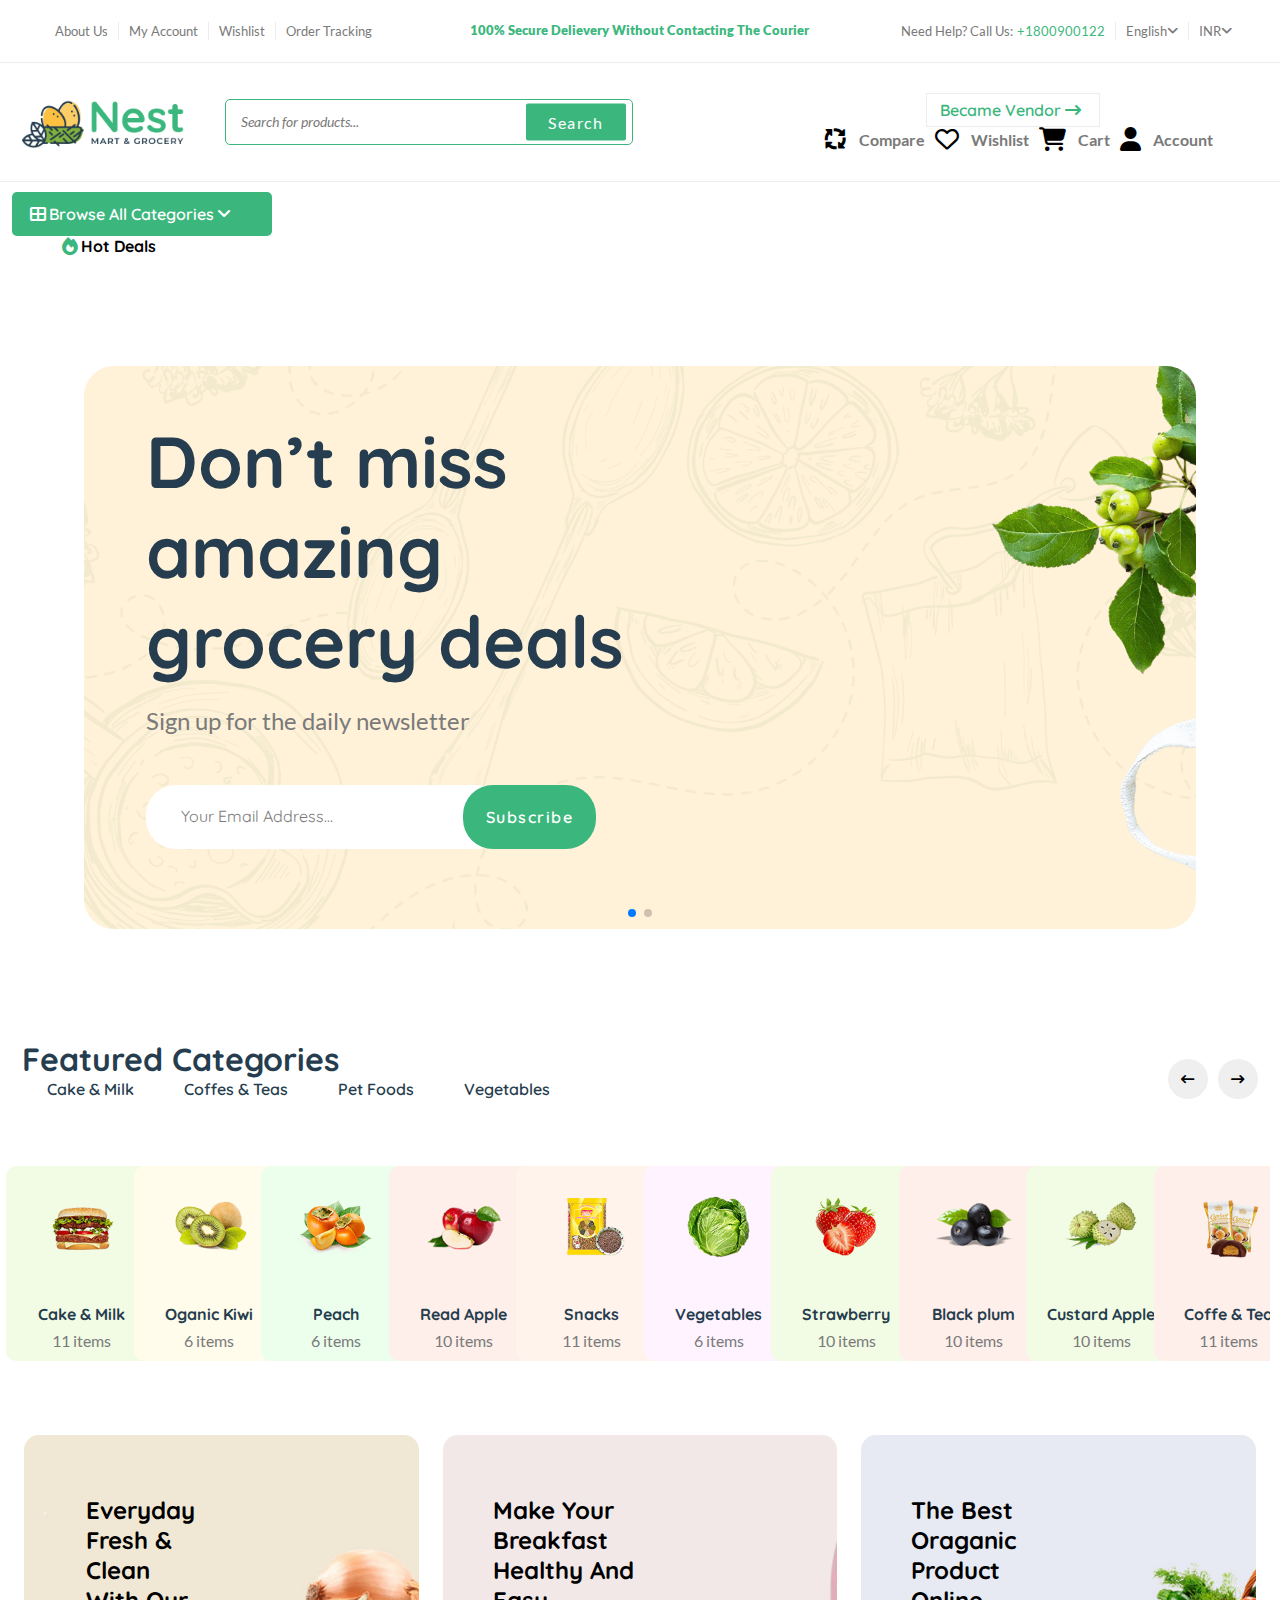
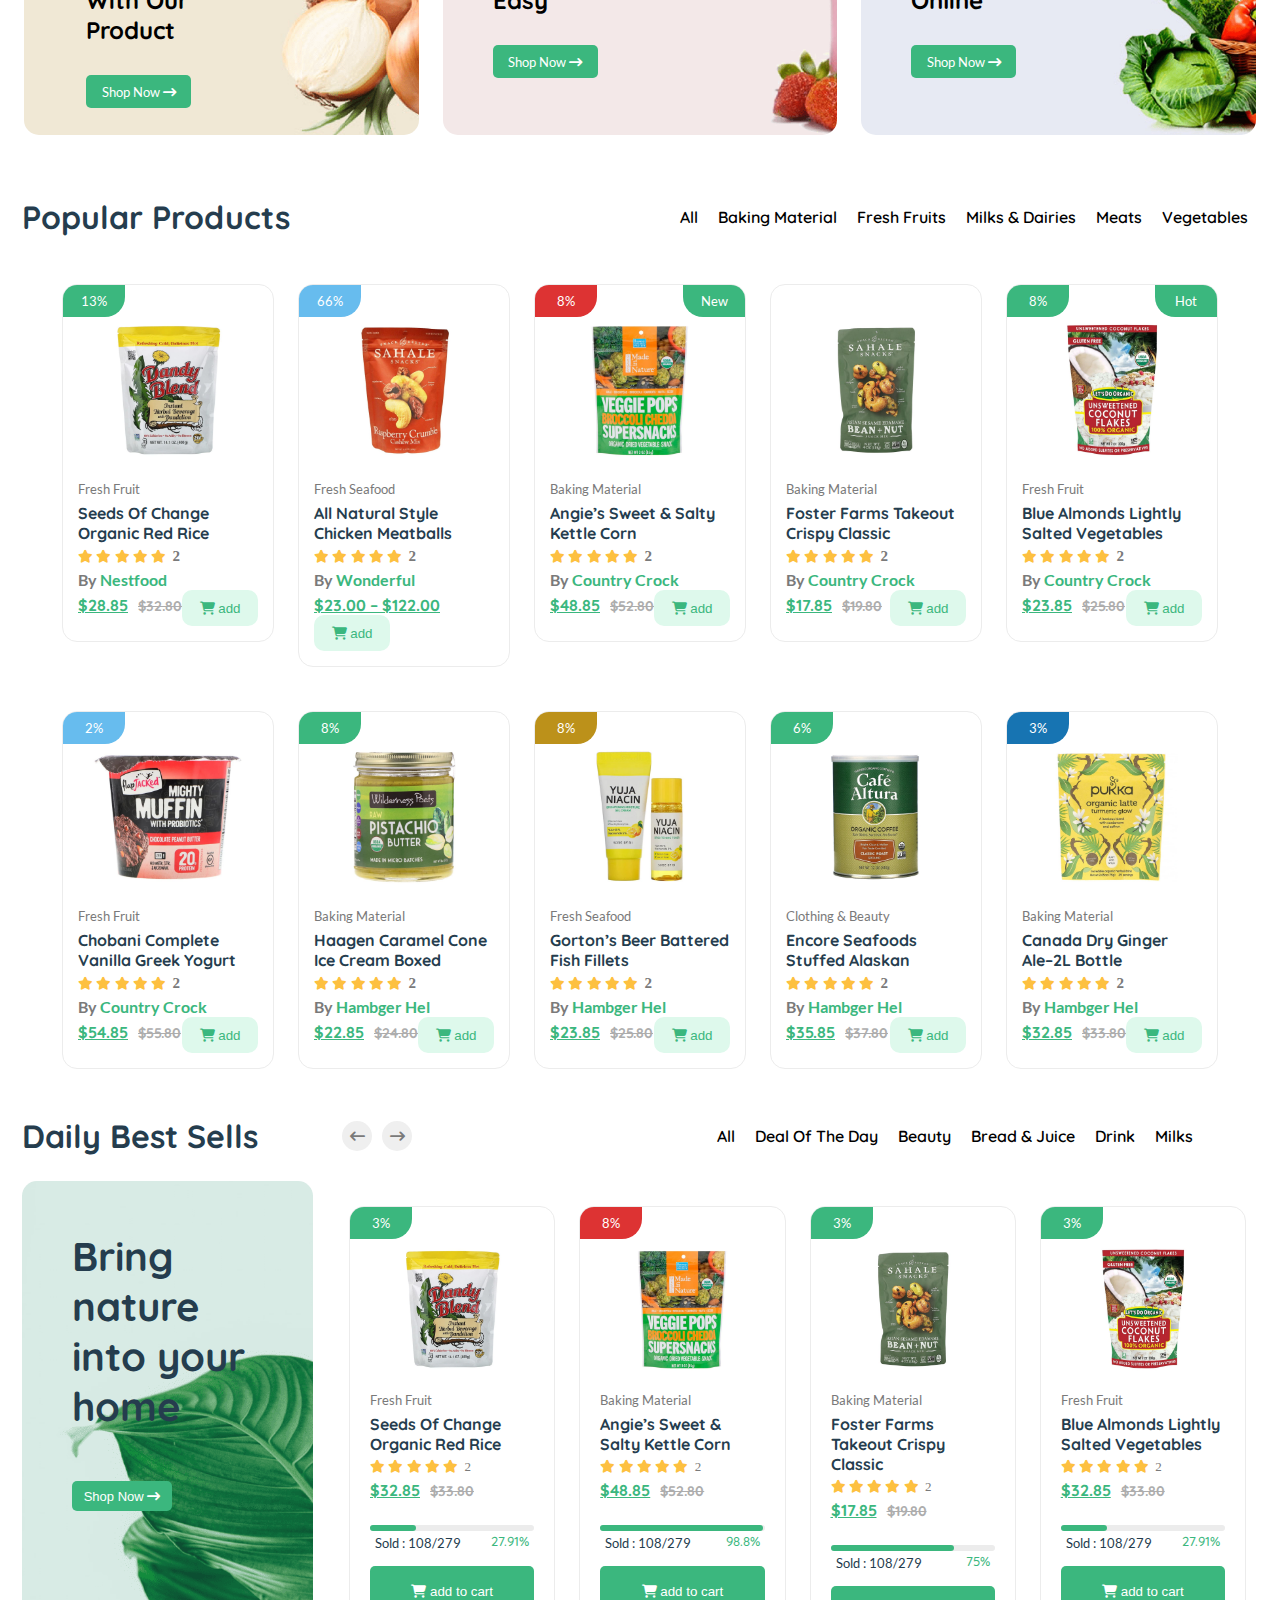
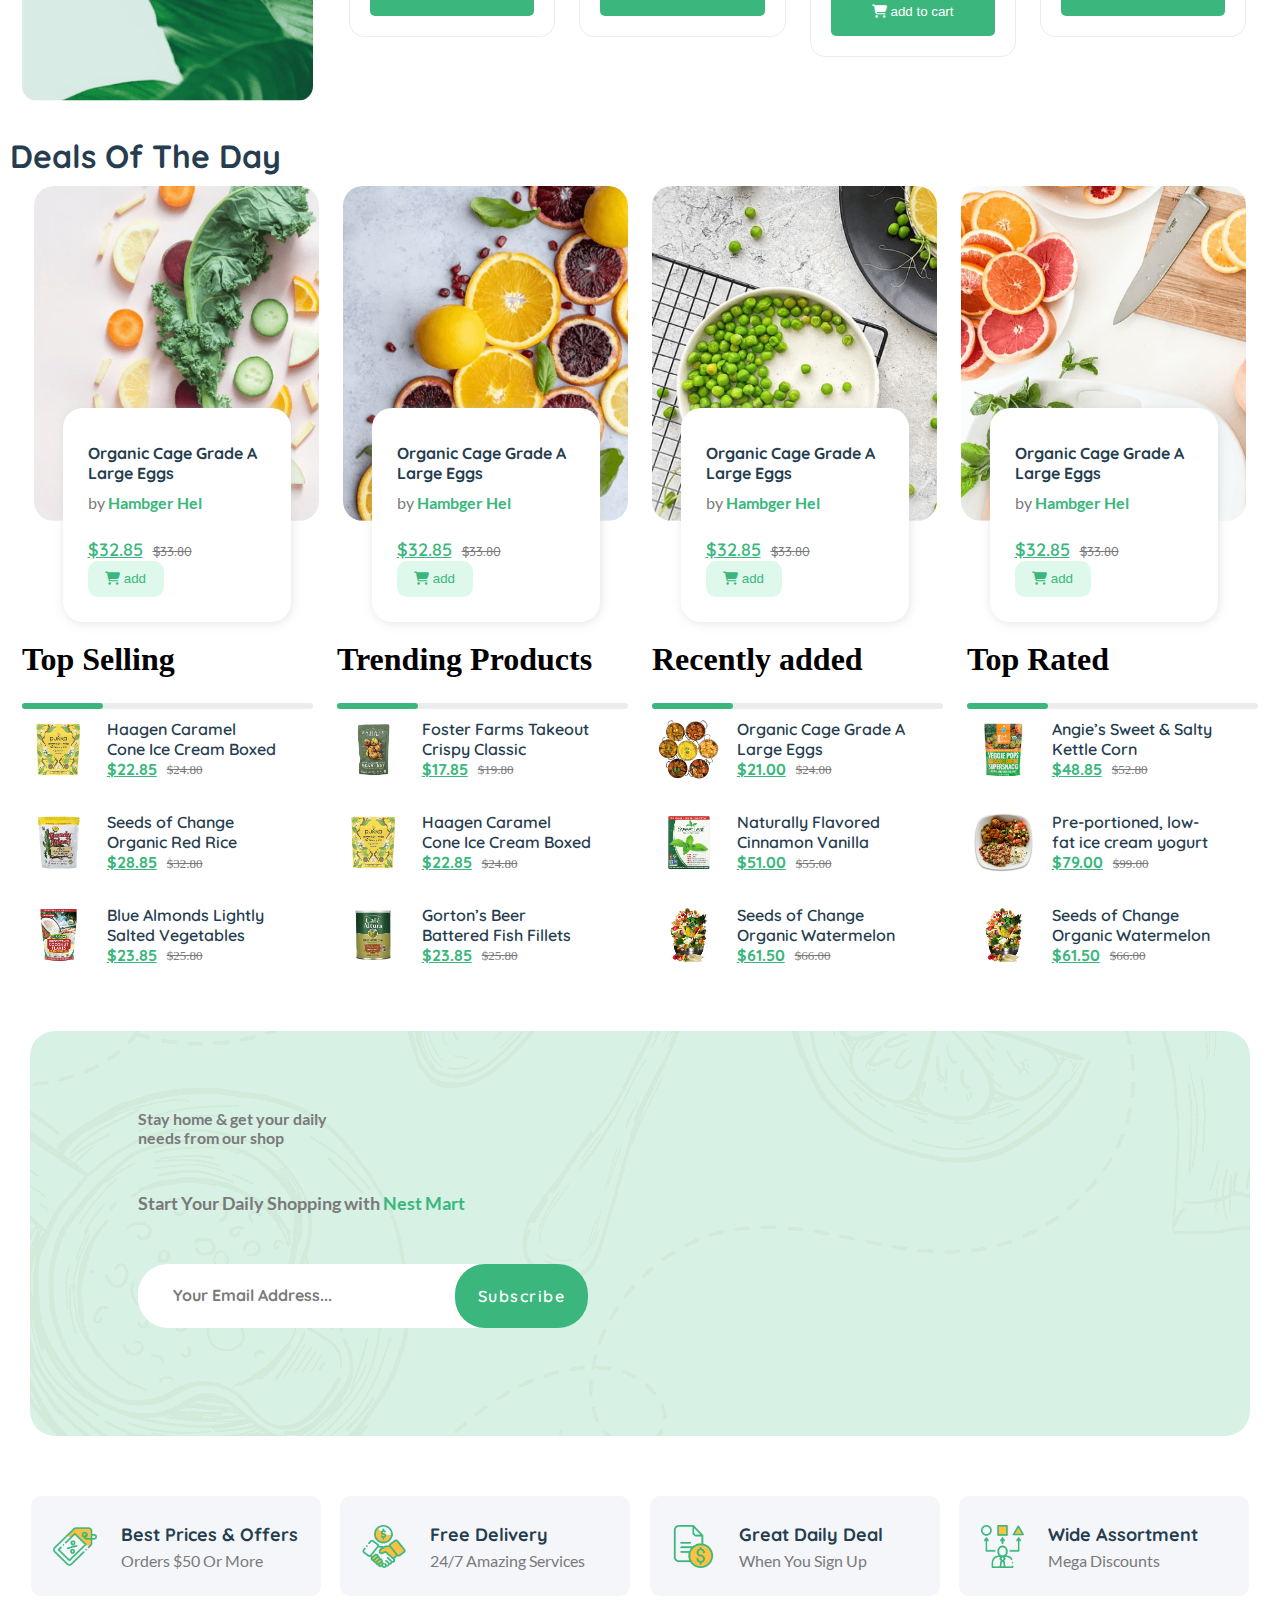
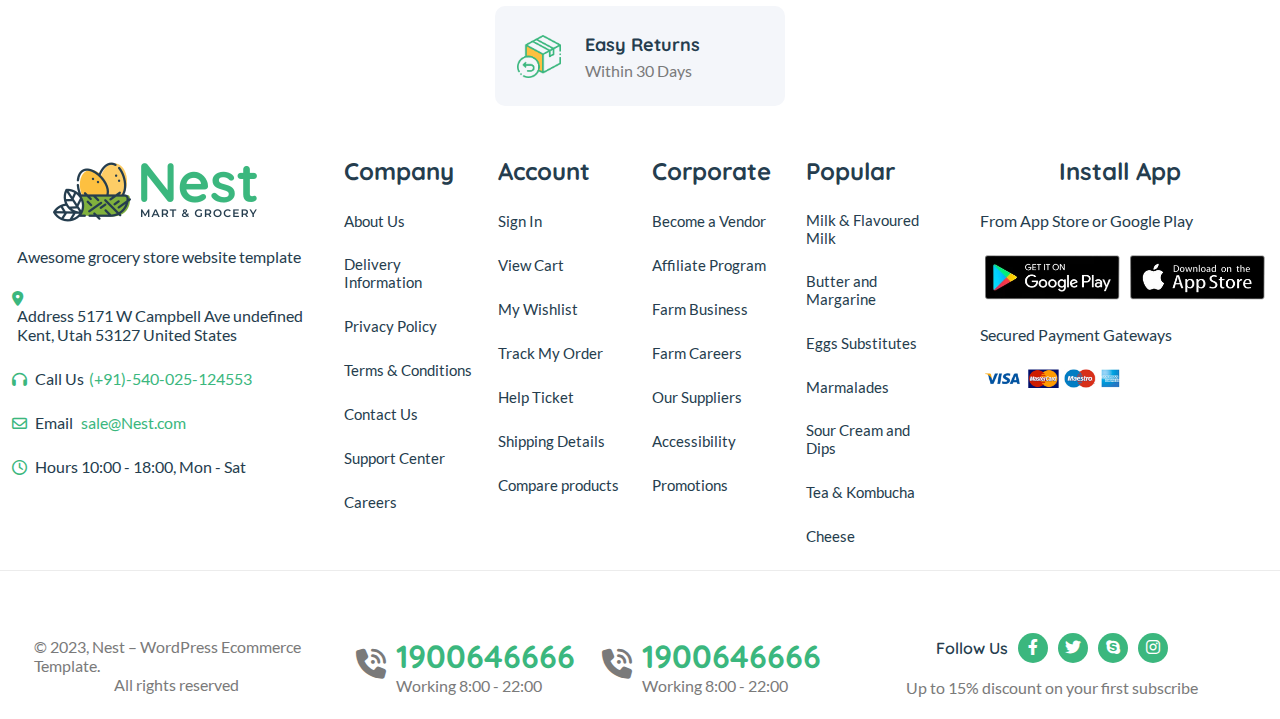
<file: e-web/e-web/index.html>
<!DOCTYPE html>
<html>

<head>
	<!-- meta -->
	<meta name="viewport" content="width=device-width, initial-scale=1.0">
	<!-- title -->
	<title>Nest-Grocery store</title>
	<!--icon-->
	<link href="assets/css/all.min.css" rel="stylesheet">
	<!--fonts link-->
	<link href="assets/css/font.css" rel="stylesheet">
	<!--favicon-->
	<link href="assets/img/nest.png" rel="icon">
	<!-- custom css -->
	<link href="assets/css/style.css" rel="stylesheet">
	<!-- media file -->
	<link rel="stylesheet" href="assets/css/media.css">
	<link rel="stylesheet" href="https://cdn.jsdelivr.net/npm/swiper@11/swiper-bundle.min.css" />

	<link rel="stylesheet" href="assets/css/slider.css">
		
</head>

<body>
	<!--navigation start-->
	<nav>
		<div class="container">
			<div class="row">
				<div class="w-12 w-xl-4 w-xs-12 w-sm-12 w-md-12 w-lg-4">
					<div class="info">
						<ul class="d-flex align-center d-xs-flex justify-xs-center py-12">
							<li>
								<a href="#">About Us</a>
							</li>
							<li>
								<a href="#">My Account</a>
							</li>
							<li>
								<a href="#">Wishlist</a>
							</li>
							<li>
								<a href="#">Order Tracking</a>
							</li>
						</ul>
					</div>
				</div>
				<div class="w-12 w-xl-4 w-xs-12 w-sm-12 w-md-12 w-lg-4">
					<div class="offer d-xs-flex justify-xs-center py-12">
						<a href="#">100% secure delievery without contacting the courier</a>
					</div>
				</div>
				<div class="w-12 w-xl-4 w-xs-12 w-sm-12 w-md-12 w-lg-4">
					<div class="contact">
						<ul class="d-xs-flex d-flex justify-xs-center py-12 justify-end">
							<li>
								<span>Need help? Call Us:</span>
								<a href="#">+1800900122</a>
							</li>
							<li>
								<a href="#">English<i class="fa-solid fa-angle-down"></i></a>
							</li>
							<li>
								<a href="#">INR<i class="fa-solid fa-angle-down"></i></a>
							</li>
						</ul>
					</div>
				</div>
			</div>
		</div>
	</nav>
	<!--navigation end-->
	<!-- header start -->
	<section class="search-bar">
		<div class="container">
			<div class="row align-center">
				<div class="w-2  w-xs-12 w-sm-12 w-md-12 w-lg-2">
					<div class="logo d-xs-flex justify-xs-center">
						<a href="#">
							<img src="assets/img/logo.png" width="170px">
						</a>
					</div>
				</div>
				<div class="w-5 w-xs-12 w-sm-12 w-md-12 w-lg-5">
					<div class="search">
						<form>
							<span>
								<input type="search" placeholder="Search for products...">
								<button type="submite">Search</button>
							</span>
						</form>
					</div>
				</div>
				<div class="w-5 w-xs-12 w-sm-12 w-md-12 w-lg-5">
					<div class="icon d-flex justify-end justify-xs-center align-center">
						<a href="#">
							<div class="btn">
								became Vendor <i class="fa-solid fa-arrow-right-long"></i>
							</div>
						</a>
						<ul class="d-flex">
							<li>
								<a href="#" class="d-flex align-center">
									<i class="fa-solid fa-arrows-spin"></i>
									Compare
								</a>
							</li>
							<li>
								<a href="#" class="d-flex align-center">
									<i class="fa-regular fa-heart"></i>
									Wishlist
								</a>
							</li>
							<li>
								<a href="#" class="d-flex align-center">
									<i class="fa-solid fa-cart-shopping"></i>
									cart
								</a>
							</li>
							<li>
								<a href="#" class="d-flex align-center">
									<i class="fa-solid fa-user"></i>
									Account
								</a>
							</li>
						</ul>
					</div>
				</div>

			</div>
		</div>

	</section>
	<!-- header end -->
	<!-- categories start -->
	<section class="menu">
		<div class="container">
			<div class="row align-center">
				<div class="w-4 w-xs-10 w-sm-10 w-md-10 w-lg-4 d-flex">
					<div class="categories d-flex">
						<div class="btn d-flex align-center">
							<i class="fa-solid fa-table-cells-large"></i>
							<p>Browse All Categories </p> <i class="fa-solid fa-angle-down"></i>
						</div>
					</div>
					<div class="deal d-flex align-center">
						<i class="fa-solid fa-fire"></i>
						<p>Hot Deals</p>
					</div>
				</div>
				<div class="w-6 w-xs-12 w-sm-12 w-md-12 w-lg-6">
					<div class="home">
						<ul class="d-flex d-xs-none align-center justify-evenly">
							<li><a href="#">home <i class="fa-solid fa-angle-down"></i></a>
								<div class="dropdown">
									<ul>
										<li>home1</li>
										<li>home1</li>
										<li>home1</li>
										<li>home1</li>
										<li>home1</li>
										<li>home1</li>
										<li>home1</li>
										<li>home1</li>
										<li>home2</li>
									</ul>
								</div>
							</li>
							<li><a href="#">about </a></li>
							<li><a href="#">shop</a>
							</li>
							<li><a href="#">vendors <i class="fa-solid fa-angle-down"></i></a>
								<div class="dropdown">
									<ul>
										<li>Dashboard</li>
										<li>Store Listing</li>
										<li>Store Details</li>
										<li>My orders</li>
									</ul>
								</div>
							</li>
							<li><a href="#">mega menu</a> </li>
							<li><a href="#">blog</a> </li>
							<li><a href="#">pages</a> </li>
							<li><a href="#">contact </a> </li>
						</ul>
					</div>

				</div>
				<div class="w-2 d-xs-none d-flex">
					<div class="contact align-center">
						<i class="fa-solid fa-headphones-simple"></i>
					</div>
					<div class="help align-center">
						<a href="#">1900888123</a>
						<p>24/7 support center</p>
					</div>

				</div>
				<div class="w-xs-2 d-xl-none d-xs-flex justify-xs-end">
					<div class="bars-toggle d-xs-flex justify-xs-end d-xl-none">
						<i class="fa-solid fa-bars-staggered">

						</i>
					</div>
				</div>
			</div>
		</div>

	</section>
	<!-- categories end -->
	<!-- banner start -->
	<section class="banner">
		<div class="container">


			<div class="w-12">
				<div class="swiper mySwipers">
					<div class="swiper-wrapper">
						<div class="swiper-slide">
							<div class="banner-content w-6 ">
								<h1>
									Don’t miss amazing grocery deals
								</h1>
								<p>
									Sign up for the daily newsletter
								</p>
								<div class="search">
									<form>
										<span>
											<input type="Email" placeholder="Your Email Address...">
											<button type="submite">Subscribe</button>
										</span>
									</form>
								</div>
							</div>
						</div>
						<div class="swiper-slide">
							<div class="banner-content w-6">
								<h1>
									Fresh Vegetables Big discount
								</h1>
								<p>
									Save up to 50% off on your first order
								</p>
								<div class="search">
									<form>
										<span>
											<input type="Email" placeholder="Your Email Address...">
											<button type="submite">Subscribe</button>
										</span>
									</form>
								</div>
							</div>
						</div>


					</div>
					<div class="swiper-pagination"></div>
				</div>

			</div>
		</div>

		</div>



	</section>


	<!-- banner end -->
	<!-- features start -->
	<section class="features">
		<div class="container">
			<div class="row">
				<div class="w-7 w-xs-12 w-sm-12 w-md-12 w-lg-7">
					<div class="menu d-flex align-center">
						<h1>
							Featured Categories
						</h1>
						<ul class="d-flex align-center ">
							<li><a href="#">Cake & Milk</a></li>
							<li><a href="#">Coffes & Teas </a></li>
							<li><a href="#">Pet Foods </a></li>
							<li><a href="#">Vegetables</a></li>

						</ul>
					</div>
				</div>
				<div class="w-5 w-xs-12 w-sm-12 w-md-12 w-lg-5">
					<div class="arrow d-flex justify-end">
						<button><i class="fa-solid fa-arrow-left-long"></i></button>
						<button><i class="fa-solid fa-arrow-right-long"></i></button>
					</div>
				</div>
			</div>
		</div>

	</section>
	<!-- features end -->
	<!-- cards start -->
	<section class="card">
		<div class="container">
			<div class="row">
				
					<div class="slider" data-slider>
						<ul class="slider__track" data-slider-track>
							<li>
								<div class="slide">
									<div class="w-1 w-xs-6 w-sm-4 w-md-4 w-lg-2 w-xl-1 py-12">


										<div class="items">
											<img src="assets/img/burger.png">
											<a href="#">Cake & Milk</a>
											<p>11 items</p>
										</div>



									</div>
								</div>
							</li>
							<li>
								<div class="slide">
									<div class="w-1 w-xs-6 w-sm-4 w-md-4 w-lg-2 w-xl-1 py-12">

										<div class="items">
											<img src="assets/img/kiwi.png">
											<a href="#">Oganic Kiwi</a>
											<p>6 items</p>
										</div>

									</div>
								</div>
							</li>
							<li>
								<div class="slide">
									<div class="w-1 w-xs-6 w-sm-4 w-md-4 w-lg-2 w-xl-1 py-12">

										<div class="items">
											<img src="assets/img/orange.png">
											<a href="#">Peach</a>
											<p>6 items</p>
										</div>

									</div>
								</div>
							</li>
							<li>
								<div class="slide">
									<div class="w-1 w-xs-6 w-sm-4 w-md-4 w-lg-2 w-xl-1 py-12">

										<div class="items">
											<img src="assets/img/apple.png">
											<a href="#">Read Apple</a>
											<p>10 items</p>
										</div>

									</div>
								</div>
							</li>
							<li>
								<div class="slide">

									<div class="w-1 w-xs-6 w-sm-4 w-md-4 w-lg-2 w-xl-1 py-12">

										<div class="items">
											<img src="assets/img/snack.png">
											<a href="#">Snacks</a>
											<p>11 items</p>
										</div>

									</div>
								</div>
							</li>
							<li>
								<div class="slide">
									<div class="w-1 w-xs-6 w-sm-4 w-md-4 w-lg-2 w-xl-1 py-12">

										<div class="items">
											<img src="assets/img/cabbage.png">
											<a href="#">Vegetables</a>
											<p>6 items</p>
										</div>

									</div>
								</div>
							</li>
							<li>
								<div class="slide">
									<div class="w-1 w-xs-6 w-sm-4 w-md-4 w-lg-2 w-xl-1 py-12">

										<div class="items">
											<img src="assets/img/strawberry.png">
											<a href="#">Strawberry</a>
											<p>10 items</p>
										</div>

									</div>
								</div>
							</li>
							<li>
								<div class="slide">
									<div class="w-1 w-xs-6 w-sm-4 w-md-4 w-lg-2 w-xl-1 py-12">

										<div class="items">
											<img src="assets/img/berry.png">
											<a href="#">Black plum</a>
											<p>10 items</p>
										</div>

									</div>
								</div>
							</li>
							<li>
								<div class="slide">
									<div class="w-1 w-xs-6 w-sm-4 w-md-4 w-lg-2 w-xl-1 py-12">

										<div class="items">
											<img src="assets/img/c-apple.png">
											<a href="#">Custard Apple</a>
											<p>10 items</p>
										</div>

									</div>
								</div>
							</li>
							<li>
								<div class="slide">
									<div class="w-1 w-xs-6 w-sm-4 w-md-4 w-lg-2 w-xl-1 py-12">

										<div class="items">
											<img src="assets/img/tea.png">
											<a href="#">Coffe & Tea</a>
											<p>11 items</p>
										</div>

									</div>
								</div>
							</li>
							<li>
								<div class="slide">
									<div class="w-1 w-xs-6 w-sm-4 w-md-4 w-lg-2 w-xl-1 py-12">


										<div class="items">
											<img src="assets/img/burger.png">
											<a href="#">Cake & Milk</a>
											<p>11 items</p>
										</div>



									</div>
								</div>
							</li>
							<li>
								<div class="slide">
									<div class="w-1 w-xs-6 w-sm-4 w-md-4 w-lg-2 w-xl-1 py-12">

										<div class="items">
											<img src="assets/img/kiwi.png">
											<a href="#">Oganic Kiwi</a>
											<p>6 items</p>
										</div>

									</div>
								</div>
							</li>
							<li>
								<div class="slide">
									<div class="w-1 w-xs-6 w-sm-4 w-md-4 w-lg-2 w-xl-1 py-12">

										<div class="items">
											<img src="assets/img/orange.png">
											<a href="#">Peach</a>
											<p>6 items</p>
										</div>

									</div>
								</div>
							</li>
							<li>
								<div class="slide">
									<div class="w-1 w-xs-6 w-sm-4 w-md-4 w-lg-2 w-xl-1 py-12">

										<div class="items">
											<img src="assets/img/apple.png">
											<a href="#">Read Apple</a>
											<p>10 items</p>
										</div>

									</div>
								</div>
							</li>
							<li>
								<div class="slide">

									<div class="w-1 w-xs-6 w-sm-4 w-md-4 w-lg-2 w-xl-1 py-12">

										<div class="items">
											<img src="assets/img/snack.png">
											<a href="#">Snacks</a>
											<p>11 items</p>
										</div>

									</div>
								</div>
							</li>
							<li>
								<div class="slide">
									<div class="w-1 w-xs-6 w-sm-4 w-md-4 w-lg-2 w-xl-1 py-12">

										<div class="items">
											<img src="assets/img/cabbage.png">
											<a href="#">Vegetables</a>
											<p>6 items</p>
										</div>

									</div>
								</div>
							</li>
							<li>
								<div class="slide">
									<div class="w-1 w-xs-6 w-sm-4 w-md-4 w-lg-2 w-xl-1 py-12">

										<div class="items">
											<img src="assets/img/strawberry.png">
											<a href="#">Strawberry</a>
											<p>10 items</p>
										</div>

									</div>
								</div>
							</li>
							<li>
								<div class="slide">
									<div class="w-1 w-xs-6 w-sm-4 w-md-4 w-lg-2 w-xl-1 py-12">

										<div class="items">
											<img src="assets/img/berry.png">
											<a href="#">Black plum</a>
											<p>10 items</p>
										</div>

									</div>
								</div>
							</li>
							<li>
								<div class="slide">
									<div class="w-1 w-xs-6 w-sm-4 w-md-4 w-lg-2 w-xl-1 py-12">

										<div class="items">
											<img src="assets/img/c-apple.png">
											<a href="#">Custard Apple</a>
											<p>10 items</p>
										</div>

									</div>
								</div>
							</li>
							<li>
								<div class="slide">
									<div class="w-1 w-xs-6 w-sm-4 w-md-4 w-lg-2 w-xl-1 py-12">

										<div class="items">
											<img src="assets/img/tea.png">
											<a href="#">Coffe & Tea</a>
											<p>11 items</p>
										</div>

									</div>
								</div>
							</li>
						</ul>

					</div>




			</div>
		</div>

	</section>

	<!-- cards end -->
	<!-- ad start -->
	<section class="ad">
		<div class="container">
			<div class="row">
				<div class="w-12 d-xl-flex d-flex justify-between">
					<div class="w-4 w-xs-12 w-sm-12 w-md-4 w-lg-4 w-xl-4 py-12">
						<div class="ad-content">
							<div class="content w-6 w-xs-8 w-sm-8 w-md-8 w-lg-6 w-xl-6">
								<h1> everyday fresh & clean with our product</h1>
								<button>Shop Now <i class="fa-solid fa-arrow-right-long"></i></button>
							</div>
						</div>
					</div>
					<div class="w-4 w-xs-12 w-sm-12 w-md-4 w-lg-4 w-xl-4 py-12 ">
						<div class="ad-content">
							<div class="content w-xs-8 w-sm-8 w-md-8 w-lg-6 w-xl-6">
								<h1>make your breakfast healthy and easy</h1>
								<button>Shop Now <i class="fa-solid fa-arrow-right-long"></i></button>
							</div>
						</div>
					</div>
					<div class="w-4 w-xs-12 w-sm-12 w-md-4 w-lg-4 w-xl-4 py-12 ">
						<div class="ad-content">
							<div class="content w-xs-8 w-sm-8 w-md-8 w-lg-6 w-xl-6">
								<h1> the best oraganic product online&nbsp;&nbsp;&nbsp;&nbsp;</h1>
								<button>Shop Now <i class="fa-solid fa-arrow-right-long"></i></button>
							</div>
						</div>
					</div>
				</div>
			</div>
		</div>


	</section>
	<!-- ad end -->

	<!-- product menu start -->
	<section class="product-menu">
		<div class="container">
			<div class="row">
				<div class="w-3 w-xs-12 w-sm-12 w-md-4 w-lg-3 w-xl-3">
					<div class="p-product">
						<h1>Popular products</h1>
					</div>
				</div>
				<div class="w-9 w-xs-12 w-sm-12 w-md-12 w-lg-9 w-xl-9">
					<div class="p-menu">
						<ul class="d-flex justify-end align-center justify-xs-center justify-lg-end">
							<li><a href="#">all</a></li>
							<li><a href="#">Baking material</a></li>
							<li><a href="#">Fresh Fruits</a></li>
							<li><a href="#">Milks & Dairies</a></li>
							<li><a href="#">Meats</a></li>
							<li><a href="#">Vegetables</a></li>
						</ul>
					</div>
				</div>
			</div>
		</div>
	</section>
	<!-- product menu end -->


	<!-- product card start -->
	<section class="p-card">
		<div class="container">
			<div class="row">

				<div class="w-20 w-xs-6 w-sm-6 w-md-4 w-lg-4 w-xl-20 py-12">
					<div class="cards d-flex">
						<div class="discount">
							<span>13%</span>
						</div>
						<div class="card-img d-flex align-center justify-center">
							<img src="assets/img/product-1-1.jpg" class="front-img">
							<img src="assets/img/product-1-2.jpg" class="back-img">

							<ul class="d-flex">
								<li>
									<a href="#"><i class="fa-regular fa-eye"></i></a>
								</li>
								<li>
									<a href="#"><i class="fa-solid fa-shuffle"></i></a>
								</li>
								<li>
									<a href="#"><i class="fa-solid fa-heart"></i></a>
								</li>
							</ul>
						</div>

						<div class="product-content">
							<a href="#">Fresh Fruit</a>
							<a href="#">Seeds of Change Organic Red Rice</a>
							<p>
								<i class="fa-solid fa-star"></i>
								<i class="fa-solid fa-star"></i>
								<i class="fa-solid fa-star"></i>
								<i class="fa-solid fa-star"></i>
								<i class="fa-solid fa-star"></i>&nbsp;
								<span>2</span>
							</p>
							<a href="#">by <span>nestfood</span></a>
							<div class="space d-flex justify-between">
								<a href="#">
									<h2>$28.85</h2><span>$32.80</span>
								</a>
								<button><i class="fa-solid fa-cart-shopping"></i> add</button>
							</div>
						</div>
					</div>



				</div>
				<div class="w-20 w-xs-6 w-sm-6 w-md-4 w-lg-4 w-xl-20 py-12">
					<div class="cards d-flex">
						<div class="discount justify-center">
							<span>66%</span>
						</div>
						<div class="card-img d-flex align-center justify-center">
							<img src="assets/img/product-2-1.jpg" class="front-img">
							<img src="assets/img/product-2-2.jpg" class="back-img">

							<ul class="d-flex">
								<li>
									<a href="#"><i class="fa-regular fa-eye"></i></a>
								</li>
								<li>
									<a href="#"><i class="fa-solid fa-shuffle"></i></a>
								</li>
								<li>
									<a href="#"><i class="fa-solid fa-heart"></i></a>
								</li>
							</ul>
						</div>

						<div class="product-content">
							<a href="#">Fresh Seafood</a>
							<a href="#">All Natural Style Chicken Meatballs</a>
							<p>
								<i class="fa-solid fa-star"></i>
								<i class="fa-solid fa-star"></i>
								<i class="fa-solid fa-star"></i>
								<i class="fa-solid fa-star"></i>
								<i class="fa-solid fa-star"></i>&nbsp;
								<span>2</span>
							</p>
							<a href="#">by <span>Wonderful</span></a>
							<div class="space d-flex justify-between">
								<a href="#">
									<h2>$23.00 – $122.00</h2><span></span>
								</a>
								<button><i class="fa-solid fa-cart-shopping"></i> add</button>
							</div>
						</div>
					</div>
				</div>
				<div class="w-20 w-xs-6 w-sm-6 w-md-4 w-lg-4 w-xl-20 py-12">
					<div class="cards d-flex">
						<div class="discount justify-center">
							<span>8%</span>
						</div>
						<div class="discount-2 justify-center">
							<span>New</span>
						</div>

						<div class="card-img d-flex align-center justify-center">
							<img src="assets/img/product-3-1.jpg" class="front-img">
							<img src="assets/img/product-3-2.jpg" class="back-img">

							<ul class="d-flex">
								<li>
									<a href="#"><i class="fa-regular fa-eye"></i></a>
								</li>
								<li>
									<a href="#"><i class="fa-solid fa-shuffle"></i></a>
								</li>
								<li>
									<a href="#"><i class="fa-solid fa-heart"></i></a>
								</li>
							</ul>
						</div>

						<div class="product-content">
							<a href="#">Baking material</a>
							<a href="#">Angie’s Sweet & Salty Kettle Corn</a>
							<p>
								<i class="fa-solid fa-star"></i>
								<i class="fa-solid fa-star"></i>
								<i class="fa-solid fa-star"></i>
								<i class="fa-solid fa-star"></i>
								<i class="fa-solid fa-star"></i>&nbsp;
								<span>2</span>
							</p>
							<a href="#">by <span>Country Crock</span></a>


							<div class="space d-flex justify-between">
								<a href="#">
									<h2>$48.85</h2><span>$52.80</span>
								</a>
								<button><i class="fa-solid fa-cart-shopping"></i> add</button>
							</div>
						</div>
					</div>



				</div>
				<div class="w-20 w-xs-6 w-sm-6 w-md-4 w-lg-4 w-xl-20 py-12">
					<div class="cards d-flex">


						<div class="card-img d-flex align-center justify-center">
							<img src="assets/img/product-4-1.jpg" class="front-img">
							<img src="assets/img/product-4-2.jpg" class="back-img">

							<ul class="d-flex">
								<li>
									<a href="#"><i class="fa-regular fa-eye"></i></a>
								</li>
								<li>
									<a href="#"><i class="fa-solid fa-shuffle"></i></a>
								</li>
								<li>
									<a href="#"><i class="fa-solid fa-heart"></i></a>
								</li>
							</ul>
						</div>

						<div class="product-content">
							<a href="#">Baking material</a>
							<a href="#">Foster Farms Takeout Crispy Classic</a>
							<p>
								<i class="fa-solid fa-star"></i>
								<i class="fa-solid fa-star"></i>
								<i class="fa-solid fa-star"></i>
								<i class="fa-solid fa-star"></i>
								<i class="fa-solid fa-star"></i>&nbsp;
								<span>2</span>
							</p>
							<a href="#">by <span>Country Crock</span></a>

							<div class="space d-flex justify-between">
								<a href="#">
									<h2>$17.85</h2><span>$19.80</span>
								</a>
								<button><i class="fa-solid fa-cart-shopping"></i> add</button>
							</div>
						</div>
					</div>



				</div>
				<div class="w-20 w-xs-6 w-sm-6 w-md-4 w-lg-4 w-xl-20 py-12">
					<div class="cards d-flex">
						<div class="discount justify-center">
							<span>8%</span>
						</div>
						<div class="discount-2 justify-center">
							<span>Hot</span>
						</div>
						<div class="card-img d-flex align-center justify-center">
							<img src="assets/img/product-5-1.jpg" class="front-img">
							<img src="assets/img/product-5-2.jpg" class="back-img">

							<ul class="d-flex">
								<li>
									<a href="#"><i class="fa-regular fa-eye"></i></a>
								</li>
								<li>
									<a href="#"><i class="fa-solid fa-shuffle"></i></a>
								</li>
								<li>
									<a href="#"><i class="fa-solid fa-heart"></i></a>
								</li>
							</ul>
						</div>

						<div class="product-content">
							<a href="#">Fresh Fruit</a>
							<a href="#">Blue Almonds Lightly Salted Vegetables</a>
							<p>
								<i class="fa-solid fa-star"></i>
								<i class="fa-solid fa-star"></i>
								<i class="fa-solid fa-star"></i>
								<i class="fa-solid fa-star"></i>
								<i class="fa-solid fa-star"></i>&nbsp;
								<span>2</span>
							</p>
							<a href="#">by <span>Country Crock</span></a>

							<div class="space d-flex justify-between">
								<a href="#">
									<h2>$23.85</h2><span>$25.80</span>
								</a>
								<button><i class="fa-solid fa-cart-shopping"></i> add</button>
							</div>
						</div>
					</div>



				</div>
				<div class="w-20 w-xs-6 w-sm-6 w-md-4 w-lg-4 w-xl-20 py-12">
					<div class="cards d-flex">
						<div class="discount justify-center">
							<span>2%</span>
						</div>
						<div class="card-img d-flex align-center justify-center">
							<img src="assets/img/product-6-1.jpg" class="front-img">
							<img src="assets/img/product-6-2.jpg" class="back-img">

							<ul class="d-flex">
								<li>
									<a href="#"><i class="fa-regular fa-eye"></i></a>
								</li>
								<li>
									<a href="#"><i class="fa-solid fa-shuffle"></i></a>
								</li>
								<li>
									<a href="#"><i class="fa-solid fa-heart"></i></a>
								</li>
							</ul>
						</div>

						<div class="product-content">
							<a href="#">Fresh Fruit</a>
							<a href="#">Chobani Complete Vanilla Greek Yogurt</a>
							<p>
								<i class="fa-solid fa-star"></i>
								<i class="fa-solid fa-star"></i>
								<i class="fa-solid fa-star"></i>
								<i class="fa-solid fa-star"></i>
								<i class="fa-solid fa-star"></i>&nbsp;
								<span>2</span>
							</p>
							<a href="#">by <span>Country Crock</span></a>

							<div class="space d-flex justify-between">
								<a href="#">
									<h2>$54.85</h2><span>$55.80</span>
								</a>
								<button><i class="fa-solid fa-cart-shopping"></i> add</button>
							</div>
						</div>
					</div>



				</div>
				<div class="w-20 w-xs-6 w-sm-6 w-md-4 w-lg-4 w-xl-20 py-12">
					<div class="cards d-flex">
						<div class="discount justify-center">
							<span>8%</span>
						</div>
						<div class="card-img d-flex align-center justify-center">
							<img src="assets/img/product-7-1.jpg" class="front-img">
							<img src="assets/img/product-7-2.jpg" class="back-img">

							<ul class="d-flex">
								<li>
									<a href="#"><i class="fa-regular fa-eye"></i></a>
								</li>
								<li>
									<a href="#"><i class="fa-solid fa-shuffle"></i></a>
								</li>
								<li>
									<a href="#"><i class="fa-solid fa-heart"></i></a>
								</li>
							</ul>
						</div>

						<div class="product-content">
							<a href="#">Baking material</a>
							<a href="#">Haagen Caramel Cone Ice Cream Boxed</a>
							<p>
								<i class="fa-solid fa-star"></i>
								<i class="fa-solid fa-star"></i>
								<i class="fa-solid fa-star"></i>
								<i class="fa-solid fa-star"></i>
								<i class="fa-solid fa-star"></i>&nbsp;
								<span>2</span>
							</p>
							<a href="#">by <span>Hambger Hel</span></a>

							<div class="space d-flex justify-between">
								<a href="#">
									<h2>$22.85</h2><span>$24.80</span>
								</a>
								<button><i class="fa-solid fa-cart-shopping"></i> add</button>
							</div>
						</div>
					</div>



				</div>
				<div class="w-20 w-xs-6 w-sm-6 w-md-4 w-lg-4 w-xl-20 py-12">
					<div class="cards d-flex">
						<div class="discount justify-center">
							<span>8%</span>
						</div>
						<div class="card-img d-flex align-center justify-center">
							<img src="assets/img/product-8-1.jpg" class="front-img">
							<img src="assets/img/product-8-2.jpg" class="back-img">

							<ul class="d-flex">
								<li>
									<a href="#"><i class="fa-regular fa-eye"></i></a>
								</li>
								<li>
									<a href="#"><i class="fa-solid fa-shuffle"></i></a>
								</li>
								<li>
									<a href="#"><i class="fa-solid fa-heart"></i></a>
								</li>
							</ul>
						</div>

						<div class="product-content">
							<a href="#">Fresh Seafood</a>
							<a href="#">Gorton’s Beer Battered Fish Fillets</a>
							<p>
								<i class="fa-solid fa-star"></i>
								<i class="fa-solid fa-star"></i>
								<i class="fa-solid fa-star"></i>
								<i class="fa-solid fa-star"></i>
								<i class="fa-solid fa-star"></i>&nbsp;
								<span>2</span>
							</p>
							<a href="#">by <span>Hambger Hel</span></a>

							<div class="space d-flex justify-between">
								<a href="#">
									<h2>$23.85</h2><span>$25.80</span>
								</a>
								<button><i class="fa-solid fa-cart-shopping"></i> add</button>
							</div>
						</div>
					</div>



				</div>
				<div class="w-20 w-xs-6 w-sm-6 w-md-4 w-lg-4 w-xl-20 py-12">
					<div class="cards d-flex">
						<div class="discount justify-center">
							<span>6%</span>
						</div>
						<div class="card-img d-flex align-center justify-center">
							<img src="assets/img/product-9-1.jpg" class="front-img">
							<img src="assets/img/product-9-2.jpg" class="back-img">

							<ul class="d-flex">
								<li>
									<a href="#"><i class="fa-regular fa-eye"></i></a>
								</li>
								<li>
									<a href="#"><i class="fa-solid fa-shuffle"></i></a>
								</li>
								<li>
									<a href="#"><i class="fa-solid fa-heart"></i></a>
								</li>
							</ul>
						</div>

						<div class="product-content">
							<a href="#">Clothing & beauty</a>
							<a href="#">Encore Seafoods Stuffed Alaskan</a>
							<p>
								<i class="fa-solid fa-star"></i>
								<i class="fa-solid fa-star"></i>
								<i class="fa-solid fa-star"></i>
								<i class="fa-solid fa-star"></i>
								<i class="fa-solid fa-star"></i>&nbsp;
								<span>2</span>
							</p>
							<a href="#">by <span>Hambger Hel</span></a>

							<div class="space d-flex justify-between">
								<a href="#">
									<h2>$35.85</h2><span>$37.80</span>
								</a>
								<button><i class="fa-solid fa-cart-shopping"></i> add</button>
							</div>
						</div>
					</div>



				</div>
				<div class="w-20 w-xs-6 w-sm-6 w-md-4 w-lg-4 w-xl-20 py-12">
					<div class="cards d-flex">
						<div class="discount justify-center">
							<span>3%</span>
						</div>
						<div class="card-img d-flex align-center justify-center">
							<img src="assets/img/product-10-1.jpg" class="front-img">
							<img src="assets/img/product-10-2.jpg" class="back-img">

							<ul class="d-flex">
								<li>
									<a href="#"><i class="fa-regular fa-eye"></i></a>
								</li>
								<li>
									<a href="#"><i class="fa-solid fa-shuffle"></i></a>
								</li>
								<li>
									<a href="#"><i class="fa-solid fa-heart"></i></a>
								</li>
							</ul>
						</div>

						<div class="product-content">
							<a href="#">Baking material</a>
							<a href="#">Canada Dry Ginger Ale–2L Bottle</a>
							<p>
								<i class="fa-solid fa-star"></i>
								<i class="fa-solid fa-star"></i>
								<i class="fa-solid fa-star"></i>
								<i class="fa-solid fa-star"></i>
								<i class="fa-solid fa-star"></i>&nbsp;
								<span>2</span>
							</p>
							<a href="#">by <span>Hambger Hel</span></a>
							<div class="space d-flex justify-between">
								<a href="#">
									<h2>$32.85</h2><span>$33.80</span>
								</a>
								<button><i class="fa-solid fa-cart-shopping"></i> add</button>
							</div>
						</div>
					</div>



				</div>

			</div>
		</div>
	</section>
	<!-- product menu start -->
	<section class="sells-menu">
		<div class="container">
			<div class="row">
				<div class="w-3 w-xs-8">
					<div class="h-1 d-flex align-center">
						<h1>Daily Best Sells</h1>
					</div>
				</div>
				<div class="w-3 w-xs-4">
					<div class="btn-2 align-center d-flex">
						<button><i class="fa-solid fa-arrow-left-long"></i></button>
						<button><i class="fa-solid fa-arrow-right-long"></i></button>
					</div>
				</div>
				<div class="w-6 w-xs-12">
					<div class="p-menu">
						<ul class="d-flex justify-xs-center justify-end align-center">
							<li><a href="#">all</a></li>
							<li><a href="#">deal of the day</a></li>
							<li><a href="#">beauty</a></li>
							<li><a href="#">bread & juice</a></li>
							<li><a href="#">drink</a></li>
							<li><a href="#">milks</a></li>
						</ul>
					</div>
				</div>
			</div>
		</div>
	</section>
	<!-- product menu end -->

	<!-- daily best sells start -->
	<section class="best-sells">
		<div class="container">
			<div class="row">
				<div class="w-3 w-xs-12 w-sm-12 w-md-12 w-lg-3 w-xl-3">
					<div class="sells-card">
						<h1>Bring nature into your home</h1>
						<button>Shop Now <i class="fa-solid fa-arrow-right-long"></i></button>
					</div>
				</div>
				<div class="w-9 w-xs-12 w-sm-12 w-md-12 w-lg-9 w-xl-9 d-flex">
					<div class="w-3 w-xs-6 w-sm-6 w-md-4 w-lg-3 w-xl-3">
						<div class="sells-menu">
							<div class="discount justify-center">
								<span>3%</span>
							</div>
							<div class="card-img d-flex align-center justify-center">
								<img src="assets/img/product-1-1.jpg" class="front-img">
								<img src="assets/img/product-1-2.jpg" class="back-img">

								<ul class="d-flex">
									<li>
										<a href="#"><i class="fa-regular fa-eye"></i></a>
									</li>
									<li>
										<a href="#"><i class="fa-solid fa-shuffle"></i></a>
									</li>
									<li>
										<a href="#"><i class="fa-solid fa-heart"></i></a>
									</li>
								</ul>
							</div>

							<div class="product-content">
								<a href="#">fresh fruit</a>
								<a href="#">Seeds of Change Organic Red Rice</a>
								<p>
									<i class="fa-solid fa-star"></i>
									<i class="fa-solid fa-star"></i>
									<i class="fa-solid fa-star"></i>
									<i class="fa-solid fa-star"></i>
									<i class="fa-solid fa-star"></i>&nbsp;
									<span>2</span>
								</p>

								<div class="space d-flex align-center">
									<a href="#">
										<h2>$32.85</h2><span>$33.80</span>
									</a>

								</div>
								<div class="main-line">
									<div class="line"></div>
									<div class="sub-line"></div>
									<div class="sold d-flex align-center justify-between">
										<p>Sold : 108/279</p><span>27.91%</span>
									</div>
								</div>
								<button><i class="fa-solid fa-cart-shopping"></i> add to cart</button>
							</div>
						</div>
					</div>
					<div class="w-3 w-xs-6 w-sm-6 w-md-4 w-lg-3 w-xl-3">
						<div class="sells-menu">
							<div class="discount justify-center">
								<span>8%</span>
							</div>
							<div class="card-img d-flex align-center justify-center">
								<img src="assets/img/product-3-1.jpg" class="front-img">
								<img src="assets/img/product-3-2.jpg" class="back-img">

								<ul class="d-flex">
									<li>
										<a href="#"><i class="fa-regular fa-eye"></i></a>
									</li>
									<li>
										<a href="#"><i class="fa-solid fa-shuffle"></i></a>
									</li>
									<li>
										<a href="#"><i class="fa-solid fa-heart"></i></a>
									</li>
								</ul>
							</div>

							<div class="product-content">
								<a href="#">Baking material</a>
								<a href="#">Angie’s Sweet & Salty Kettle Corn</a>
								<p>
									<i class="fa-solid fa-star"></i>
									<i class="fa-solid fa-star"></i>
									<i class="fa-solid fa-star"></i>
									<i class="fa-solid fa-star"></i>
									<i class="fa-solid fa-star"></i>&nbsp;
									<span>2</span>
								</p>

								<div class="space d-flex align-center">
									<a href="#">
										<h2>$48.85</h2><span>$52.80</span>
									</a>

								</div>
								<div class="main-line">
									<div class="line"></div>
									<div class="sub-line"></div>
									<div class="sold d-flex align-center justify-between">
										<p>Sold : 108/279</p><span>98.8%</span>
									</div>
								</div>
								<button><i class="fa-solid fa-cart-shopping"></i> add to cart</button>
							</div>
						</div>
					</div>
					<div class="w-3 w-xs-6 w-sm-6 w-md-4 w-lg-3 w-xl-3">
						<div class="sells-menu">
							<div class="discount justify-center">
								<span>3%</span>
							</div>
							<div class="card-img d-flex align-center justify-center">
								<img src="assets/img/product-4-1.jpg" class="front-img">
								<img src="assets/img/product-4-2.jpg" class="back-img">

								<ul class="d-flex">
									<li>
										<a href="#"><i class="fa-regular fa-eye"></i></a>
									</li>
									<li>
										<a href="#"><i class="fa-solid fa-shuffle"></i></a>
									</li>
									<li>
										<a href="#"><i class="fa-solid fa-heart"></i></a>
									</li>
								</ul>
							</div>

							<div class="product-content">
								<a href="#">Baking material</a>
								<a href="#">Foster Farms Takeout Crispy Classic</a>
								<p>
									<i class="fa-solid fa-star"></i>
									<i class="fa-solid fa-star"></i>
									<i class="fa-solid fa-star"></i>
									<i class="fa-solid fa-star"></i>
									<i class="fa-solid fa-star"></i>&nbsp;
									<span>2</span>
								</p>

								<div class="space d-flex align-center">
									<a href="#">
										<h2>$17.85</h2><span>$19.80</span>
									</a>

								</div>
								<div class="main-line">
									<div class="line"></div>
									<div class="sub-line"></div>
									<div class="sold d-flex align-center justify-between">
										<p>Sold : 108/279</p><span>75%</span>
									</div>
								</div>
								<button><i class="fa-solid fa-cart-shopping"></i> add to cart</button>
							</div>
						</div>
					</div>
					<div class="w-3 w-xs-6 w-sm-6 w-md-4 w-lg-3 w-xl-3">
						<div class="sells-menu">
							<div class="discount justify-center">
								<span>3%</span>
							</div>
							<div class="card-img d-flex align-center justify-center">
								<img src="assets/img/product-5-1.jpg" class="front-img">
								<img src="assets/img/product-5-2.jpg" class="back-img">

								<ul class="d-flex">
									<li>
										<a href="#"><i class="fa-regular fa-eye"></i></a>
									</li>
									<li>
										<a href="#"><i class="fa-solid fa-shuffle"></i></a>
									</li>
									<li>
										<a href="#"><i class="fa-solid fa-heart"></i></a>
									</li>
								</ul>
							</div>

							<div class="product-content">
								<a href="#">fresh fruit</a>
								<a href="#">Blue Almonds Lightly Salted Vegetables</a>
								<p>
									<i class="fa-solid fa-star"></i>
									<i class="fa-solid fa-star"></i>
									<i class="fa-solid fa-star"></i>
									<i class="fa-solid fa-star"></i>
									<i class="fa-solid fa-star"></i>&nbsp;
									<span>2</span>
								</p>

								<div class="space d-flex align-center">
									<a href="#">
										<h2>$32.85</h2><span>$33.80</span>
									</a>

								</div>
								<div class="main-line">
									<div class="line"></div>
									<div class="sub-line"></div>
									<div class="sold d-flex align-center justify-between">
										<p>Sold : 108/279</p><span>27.91%</span>
									</div>
								</div>
								<button><i class="fa-solid fa-cart-shopping"></i> add to cart</button>
							</div>
						</div>
					</div>

				</div>
			</div>
		</div>
	</section>
	<!-- daily best sells end-->

	<!-- deals of the day start -->
	<section class="deal-day">
		<div class="container">
			<div class="row">
				<div class="deal-head">
					<h1>Deals Of The Day</h1>
				</div>
				<div class="w-12 d-flex justify-between">

					<div class="w-3 w-xs-12 w-sm-12 w-md-12 w-lg-6 w-xl-3 d-flex align-center	justify-center">
						<div class="deal-card">
							<div class="card-content">
								<a href="#">Organic Cage Grade A Large Eggs</a>
								<span>by <a href="#">Hambger Hel</a></span>
								<div class="space d-flex align-center justify-between">
									<a href="#">
										<h2>$32.85</h2><span>$33.80</span>
									</a>
									<button><i class="fa-solid fa-cart-shopping"></i> add</button>
								</div>
							</div>
						</div>

					</div>
					<div class="w-3 w-xs-12 w-sm-12 w-md-12 w-lg-6 w-xl-3 d-flex align-center	justify-center">
						<div class="deal-card">
							<div class="card-content">
								<a href="#">Organic Cage Grade A Large Eggs</a>
								<span>by <a href="#">Hambger Hel</a></span>
								<div class="space d-flex align-center justify-between">
									<a href="#">
										<h2>$32.85</h2><span>$33.80</span>
									</a>
									<button><i class="fa-solid fa-cart-shopping"></i> add</button>
								</div>
							</div>
						</div>

					</div>
					<div class="w-3 w-xs-12 w-sm-12 w-md-12 w-lg-6 w-xl-3 d-flex align-center	justify-center">
						<div class="deal-card">
							<div class="card-content">
								<a href="#">Organic Cage Grade A Large Eggs</a>
								<span>by <a href="#">Hambger Hel</a></span>
								<div class="space d-flex align-center justify-between">
									<a href="#">
										<h2>$32.85</h2><span>$33.80</span>
									</a>
									<button><i class="fa-solid fa-cart-shopping"></i> add</button>
								</div>
							</div>
						</div>

					</div>
					<div class="w-3 w-xs-12 w-sm-12 w-md-12 w-lg-6 w-xl-3 d-flex align-center	justify-center">
						<div class="deal-card">
							<div class="card-content">
								<a href="#">Organic Cage Grade A Large Eggs</a>
								<span>by <a href="#">Hambger Hel</a></span>
								<div class="space d-flex align-center justify-between">
									<a href="#">
										<h2>$32.85</h2><span>$33.80</span>
									</a>
									<button><i class="fa-solid fa-cart-shopping"></i> add</button>
								</div>
							</div>
						</div>

					</div>
				</div>
			</div>
		</div>
	</section>
	<!-- deals of the day end -->

	<!-- top-selling start -->
	<section class="top-sell">
		<div class="container">
			<div class="row">
				<div class="w-3 w-xs-12 w-sm-12 w-md-6 w-lg-3 w-xl-3 ">
					<div class="heading">
						<h1>Top Selling</h1>
						<div class="main-line">
							<div class="line"></div>
							<div class="sub-line"></div>
						</div>
					</div>
					<div class="selling-content">
						<div class="first-box d-flex align-center">
							<div class="w-3">
								<img src="assets/img/product-10-1.jpg">
							</div>
							<div class="w-8 d-flex">
								<a href="#">Haagen Caramel Cone Ice Cream Boxed</a>
								<span>$22.85</span>
								<p>$24.80</p>
							</div>
						</div>
						<div class="first-box d-flex align-center">
							<div class="w-3">
								<img src="assets/img/product-1-1.jpg">
							</div>
							<div class="w-8 d-flex align-center">
								<a href="#">Seeds of Change Organic Red Rice</a>
								<span>$28.85</span>
								<p>$32.80</p>
							</div>
						</div>
						<div class="first-box d-flex align-center">
							<div class="w-3">
								<img src="assets/img/product-5-1.jpg">
							</div>
							<div class="w-8 d-flex align-center">
								<a href="#">Blue Almonds Lightly Salted Vegetables</a>
								<span>$23.85</span>
								<p>$25.80</p>
							</div>
						</div>
					</div>
				</div>
				<div class="w-3 w-xs-12 w-sm-12 w-md-6 w-lg-3 w-xl-3">
					<div class="heading">
						<h1> Trending Products</h1>
						<div class="main-line">
							<div class="line"></div>
							<div class="sub-line"></div>
						</div>
					</div>
					<div class="selling-content">
						<div class="first-box d-flex align-center">
							<div class="w-3">
								<img src="assets/img/product-4-1.jpg">
							</div>
							<div class="w-8 d-flex">
								<a href="#">Foster Farms Takeout Crispy Classic</a>
								<span>$17.85</span>
								<p>$19.80</p>
							</div>
						</div>
						<div class="first-box d-flex align-center">
							<div class="w-3">
								<img src="assets/img/product-10-1.jpg">
							</div>
							<div class="w-8 d-flex align-center">
								<a href="#">Haagen Caramel Cone Ice Cream Boxed</a>
								<span>$22.85</span>
								<p>$24.80</p>
							</div>
						</div>
						<div class="first-box d-flex align-center">
							<div class="w-3">
								<img src="assets/img/product-9-1.jpg">
							</div>
							<div class="w-8 d-flex align-center">
								<a href="#">Gorton’s Beer Battered Fish Fillets</a>
								<span>$23.85</span>
								<p>$25.80</p>
							</div>
						</div>
					</div>
				</div>
				<div class="w-3 w-xs-12 w-sm-12 w-md-6 w-lg-3 w-xl-3">
					<div class="heading">
						<h1> Recently added</h1>
						<div class="main-line">
							<div class="line"></div>
							<div class="sub-line"></div>
						</div>
					</div>
					<div class="selling-content">
						<div class="first-box d-flex align-center">
							<div class="w-3">
								<img src="assets/img/product-20-4-min.jpg">
							</div>
							<div class="w-8 d-flex">
								<a href="#">Organic Cage Grade A Large Eggs
								</a>
								<span>$21.00</span>
								<p>$24.00</p>
							</div>
						</div>
						<div class="first-box d-flex align-center">
							<div class="w-3">
								<img src="assets/img/product-15-1.jpg">
							</div>
							<div class="w-8 d-flex align-center">
								<a href="#">Naturally Flavored Cinnamon Vanilla</a>
								<span>$51.00</span>
								<p>$55.00</p>
							</div>
						</div>
						<div class="first-box d-flex align-center">
							<div class="w-3">
								<img src="assets/img/product-20-2-min.jpg">
							</div>
							<div class="w-8 d-flex align-center">
								<a href="#">Seeds of Change Organic Watermelon</a>
								<span>$61.50</span>
								<p>$66.00</p>
							</div>
						</div>
					</div>
				</div>
				<div class="w-3 w-xs-12 w-sm-12 w-md-6 w-lg-3 w-xl-3">
					<div class="heading">
						<h1> Top Rated</h1>
						<div class="main-line">
							<div class="line"></div>
							<div class="sub-line"></div>
						</div>
					</div>
					<div class="selling-content">
						<div class="first-box d-flex align-center">
							<div class="w-3">
								<img src="assets/img/product-3-1.jpg">
							</div>
							<div class="w-8 d-flex">
								<a href="#">Angie’s Sweet & Salty Kettle Corn</a>
								<span>$48.85</span>
								<p>$52.80</p>
							</div>
						</div>
						<div class="first-box d-flex align-center">
							<div class="w-3">
								<img src="assets/img/product-20-3-min.jpg">
							</div>
							<div class="w-8 d-flex align-center">
								<a href="#">Pre-portioned, low-fat ice cream yogurt</a>
								<span>$79.00</span>
								<p>$99.00</p>
							</div>
						</div>
						<div class="first-box d-flex align-center">
							<div class="w-3">
								<img src="assets/img/product-20-2-min.jpg">
							</div>
							<div class="w-8 d-flex align-center">
								<a href="#">Seeds of Change Organic Watermelon</a>
								<span>$61.50</span>
								<p>$66.00</p>
							</div>
						</div>
					</div>
				</div>
			</div>
		</div>
	</section>

	<!-- top-selling end -->

	<!-- mart start -->
	<section class="mart">
		<div class="container">
			<div class="row">
				<div class="w-12">
					<div class="banner-2 d-flex">
						<div class="w-6">
							<h2>Stay home & get your daily <br>needs from our shop</h2>
							<a href="#">Start Your Daily Shopping with <span>Nest Mart</span></a>
							<div class="search">
								<form>
									<span>
										<input type="Email" placeholder="Your Email Address...">
										<button type="submite">Subscribe</button>
									</span>
								</form>
							</div>
						</div>
						<div class="w-6 d-xs-none">
							<div class="b-image">
								<img src="assets/img/banner-9-min.png">
							</div>
						</div>
					</div>
				</div>
			</div>
		</div>

		</div>


	</section>
	<!-- mart end -->
	<!-- deal start -->

	<section class="toggle">
		<div class="container">
			<div class="row">
				<div class="w-12">
					<div class="price d-flex justify-evenly">
						<div class="deal d-flex align-center py-12">
							<div class="w-3">
								<img src="assets/img/icon-1.png">
							</div>
							<div class="w-9">
								<a href="#">Best prices & offers</a>
								<p>Orders $50 or more</p>
							</div>
						</div>
						<div class="deal d-flex align-center py-12">
							<div class="w-3">
								<img src="assets/img/icon-2.png">
							</div>
							<div class="w-9">
								<a href="#">Free delivery</a>
								<p>24/7 amazing services</p>
							</div>
						</div>
						<div class="deal d-flex align-center">
							<div class="w-3">
								<img src="assets/img/icon-3.png">
							</div>
							<div class="w-9">
								<a href="#">Great daily deal</a>
								<p>When you sign up</p>
							</div>
						</div>
						<div class="deal d-flex align-center">
							<div class="w-3">
								<img src="assets/img/icon-4.png">
							</div>
							<div class="w-9">
								<a href="#">Wide assortment</a>
								<p>Mega Discounts</p>
							</div>
						</div>
						<div class="deal d-flex align-center">
							<div class="w-3">
								<img src="assets/img/icon-5.png">
							</div>
							<div class="w-9">
								<a href="#">Easy returns</a>
								<p>Within 30 days</p>
							</div>
						</div>
					</div>
				</div>
			</div>
		</div>
	</section>
	<!-- deal end -->

	<!-- footer start -->
	<section class="footer">
		<div class="container">
			<div class="row">
				<div class="w-3 w-xs-12 w-sm-12 w-md-12 w-lg-3 w-xl-3">
					<div class="f-logo d-xs-flex justify-xs-center">
						<img src="assets/img/logo.png">
					</div>
					<div class="f-content d-flex">
						<ul>
							<li>
								<p>Awesome grocery store website template</p>
							</li>
							<li class="d-flex">

								<i class="fa-solid fa-location-dot"></i>
								<p>Address 5171 W Campbell Ave undefined Kent, Utah 53127 United States</p>

							</li>
							<li>
								<i class="fa-solid fa-headphones"></i>
								<p>Call Us </p><a href="">(+91)-540-025-124553</a>
							</li>
							<li>
								<i class="fa-regular fa-envelope"></i>
								<p>Email</p>
								<a href="#">sale@Nest.com</a>
							</li>
							<li>
								<i class="fa-regular fa-clock"></i>
								<p>Hours 10:00 - 18:00, Mon - Sat</p>
							</li>
						</ul>
					</div>
				</div>
				<div class="w-6 w-xs-12 w-sm-12 w-md-12 w-lg-6 w-xl-6 d-flex">
					<div class="w-3 w-xs-6 w-sm-6 w-md-6 w-lg-3 w-xl-3">
						<div class="f-head">
							<h1>Company</h1>
						</div>
						<div class="f-content d-flex">
							<ul>
								<li><a href="#">About Us</a></li>
								<li><a href="#">Delivery Information</a></li>
								<li><a href="#">Privacy Policy</a></li>
								<li><a href="#">Terms & Conditions</a></li>
								<li><a href="#">Contact Us</a></li>
								<li><a href="#">Support Center</a></li>
								<li><a href="#">Careers</a></li>
							</ul>
						</div>
					</div>
					<div class="w-3 w-xs-6 w-sm-6 w-md-6 w-lg-3 w-xl-3">
						<div class="f-head">
							<h1>Account</h1>
						</div>
						<div class="f-content d-flex">
							<ul>
								<li><a href="#">Sign In</a></li>
								<li><a href="#">View Cart</a></li>
								<li><a href="#">My Wishlist</a></li>
								<li><a href="#">Track My Order</a></li>
								<li><a href="#">Help Ticket</a></li>
								<li><a href="#">Shipping Details</a></li>
								<li><a href="#">Compare products</a></li>
							</ul>
						</div>
					</div>
					<div class="w-3 w-xs-6 w-sm-6 w-md-6 w-lg-3 w-xl-3">
						<div class="f-head">
							<h1>Corporate</h1>
						</div>
						<div class="f-content d-flex">
							<ul>
								<li><a href="#">Become a Vendor</a></li>
								<li><a href="#">Affiliate Program</a></li>
								<li><a href="#">Farm Business</a></li>
								<li><a href="#">Farm Careers</a></li>
								<li><a href="#">Our Suppliers</a></li>
								<li><a href="#">Accessibility</a></li>
								<li><a href="#">Promotions</a></li>
							</ul>
						</div>
					</div>
					<div class="w-3 w-xs-6 w-sm-6 w-md-6 w-lg-3 w-xl-3">
						<div class="f-head">
							<h1>Popular</h1>
						</div>
						<div class="f-content d-flex">
							<ul>
								<li><a href="#">Milk & Flavoured Milk</a></li>
								<li><a href="#">Butter and Margarine</a></li>
								<li><a href="#">Eggs Substitutes
									</a></li>
								<li><a href="#">Marmalades
									</a></li>
								<li><a href="#">Sour Cream and Dips</a></li>
								<li><a href="#">Tea & Kombucha
									</a></li>
								<li><a href="#">Cheese</a></li>
							</ul>
						</div>
					</div>
				</div>
				<div class="w-3 w-xs-12 w-sm-12 w-md-12 w-lg-3 w-xl-3">
					<div class="f-head d-xs-flex justify-xs-center">
						<h1>Install App</h1>
					</div>
					<div class="f-content d-flex justify-xs-center">
						<ul>
							<li>
								<p>From App Store or Google Play</p>
							</li>
							<li class="d-flex"><img src="assets/img/google-play.jpg"><img src="assets/img/app-store.jpg"></li>
							<li>
								<p>Secured Payment Gateways</p>
							</li>
							<li><img src="assets/img/payment-method.png"></li>
						</ul>
					</div>
				</div>
			</div>
		</div>
	</section>
	<!-- footer end -->

	<!-- last section start -->
	<section class="support">
		<div class="container">
			<div class="row">
				<div class="w-12 d-flex align-center">
				<div class="w-3 w-xs-12 w-sm-12 w-md-12 w-lg-3 w-xl-3">
					<div class="template d-flex align-center justify-xs-center">
						<p>© 2023, Nest – WordPress Ecommerce Template.</p>
						<p>All rights reserved</p>
					</div>
				</div>
				<div class="w-5 d-flex w-xs-12 w-sm-12 w-md-12 w-lg-5 w-xl-5 py-12">
					<div class="w-6 d-flex align-center justify-center">
						<div class="call"><i class="fa-solid fa-phone-volume"></i></div>
						<div class="number"><a href="#">1900646666</a>
							<p>Working 8:00 - 22:00</p>
						</div>
					</div>
					<div class="w-6 d-flex align-center justify-center">
						<div class="call"><i class="fa-solid fa-phone-volume"></i></div>
						<div class="number"><a href="#">1900646666</a>
							<p>Working 8:00 - 22:00</p>
						</div>
					</div>
				</div>
				<div class="w-4 w-xs-12 w-sm-12 w-md-12 w-lg-4 w-xl-4 marketing d-flex align-center justify-end py-12 justify-xs-center">
					<h6>Follow Us</h6>
					<button><i class="fa-brands fa-facebook-f"></i></button>
					<button><i class="fa-brands fa-twitter"></i></button>
					<button><i class="fa-brands fa-skype"></i></button>
					<button><i class="fa-brands fa-instagram"></i></button>
					<p>Up to 15% discount on your first subscribe</p>
				</div>
			</div>
		</div>
		</div>
		</div>
	</section>
	<!-- last section end -->


	<script src="https://cdn.jsdelivr.net/npm/swiper@11/swiper-bundle.min.js"></script>

	<!-- Initialize Swiper -->
	<script>
		var swiper = new Swiper(".mySwipers", {
			pagination: {
				el: ".swiper-pagination",
			},
		});
	</script>
	<script>
		const slider = document.querySelector("[data-slider]");

		const track = slider.querySelector("[data-slider-track]");
		const prev = slider.querySelector("[data-slider-prev]");
		const next = slider.querySelector("[data-slider-next]");

		if (track) {
			prev.addEventListener("click", () => {
				next.removeAttribute("disabled");

				track.scrollTo({
					left: track.scrollLeft - track.firstElementChild.offsetWidth,
					behavior: "smooth"
				});
			});

			next.addEventListener("click", () => {
				prev.removeAttribute("disabled");

				track.scrollTo({
					left: track.scrollLeft + track.firstElementChild.offsetWidth,
					behavior: "smooth"
				});
			});

			track.addEventListener("scroll", () => {
				const trackScrollWidth = track.scrollWidth;
				const trackOuterWidth = track.clientWidth;

				prev.removeAttribute("disabled");
				next.removeAttribute("disabled");

				if (track.scrollLeft <= 0) {
					prev.setAttribute("disabled", "");
				}

				if (track.scrollLeft === trackScrollWidth - trackOuterWidth) {
					next.setAttribute("disabled", "");
				}
			});
		}

	</script>
</body>
</file>
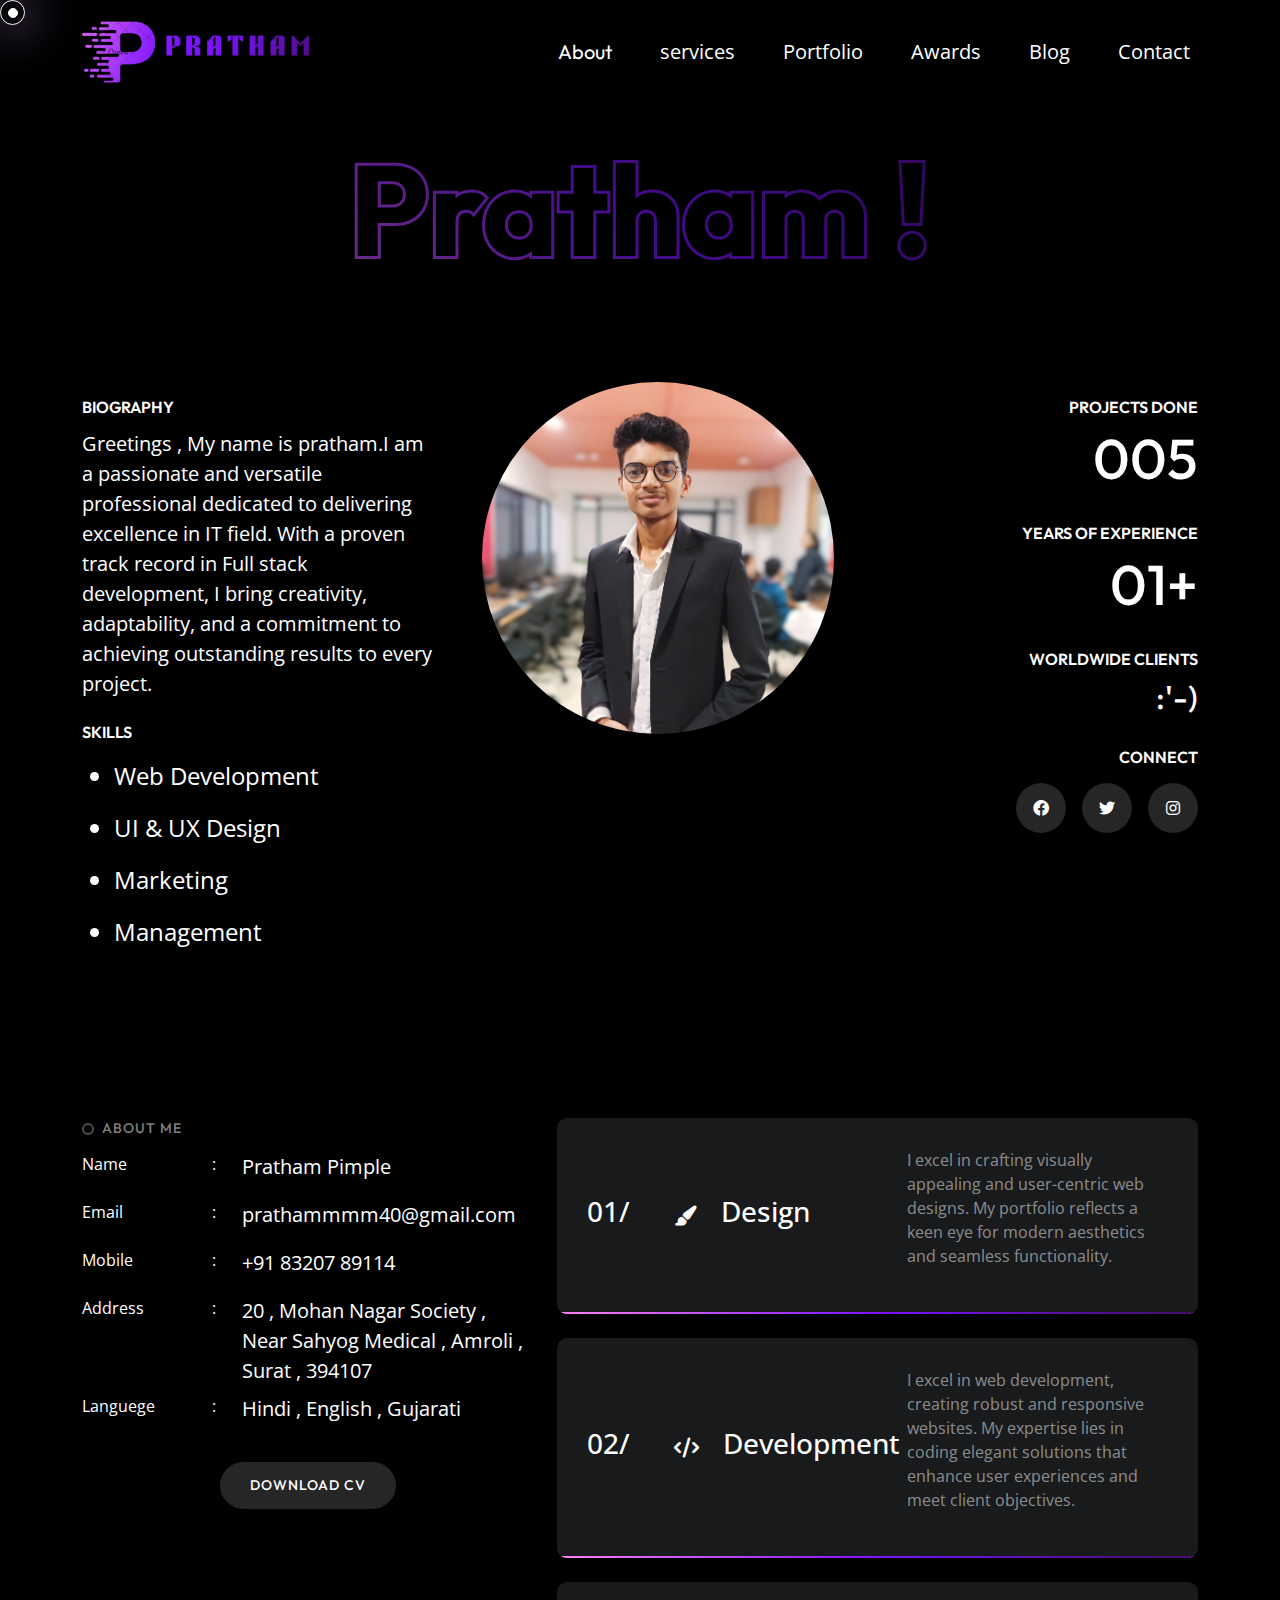
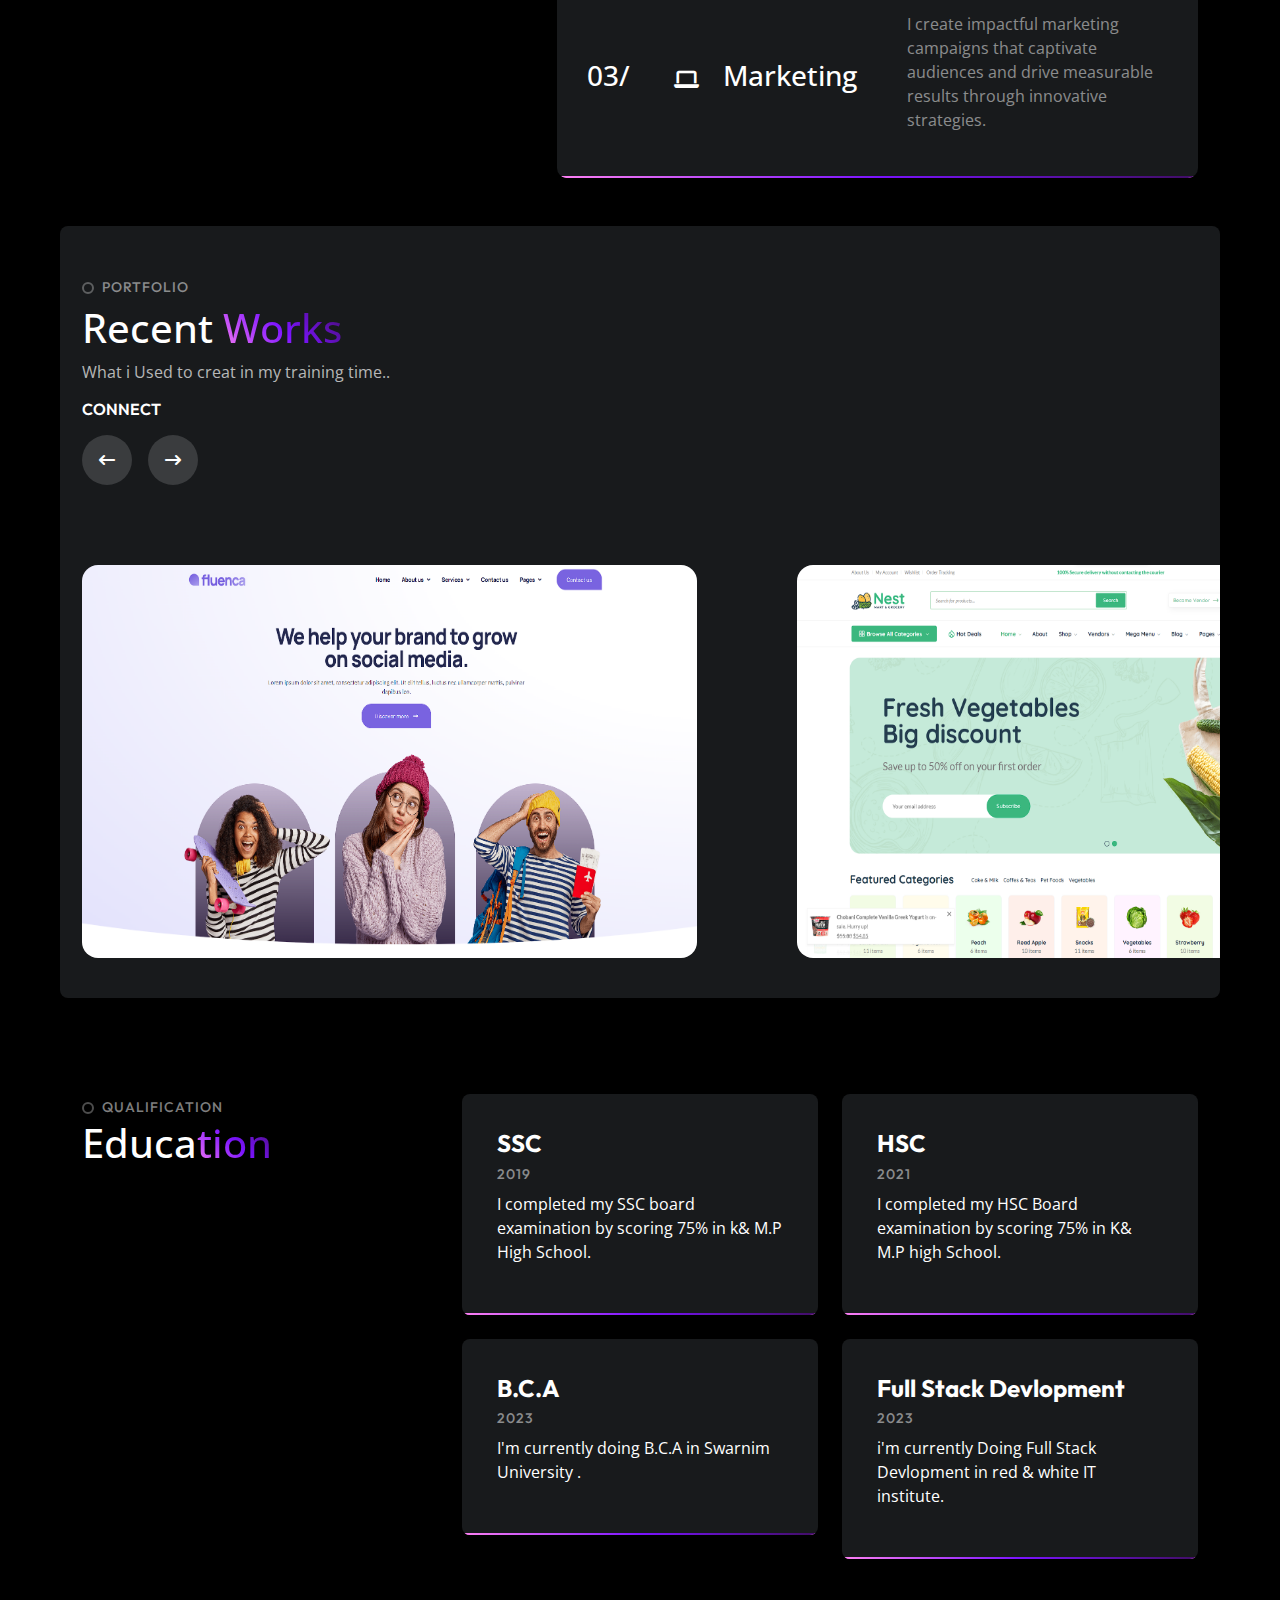
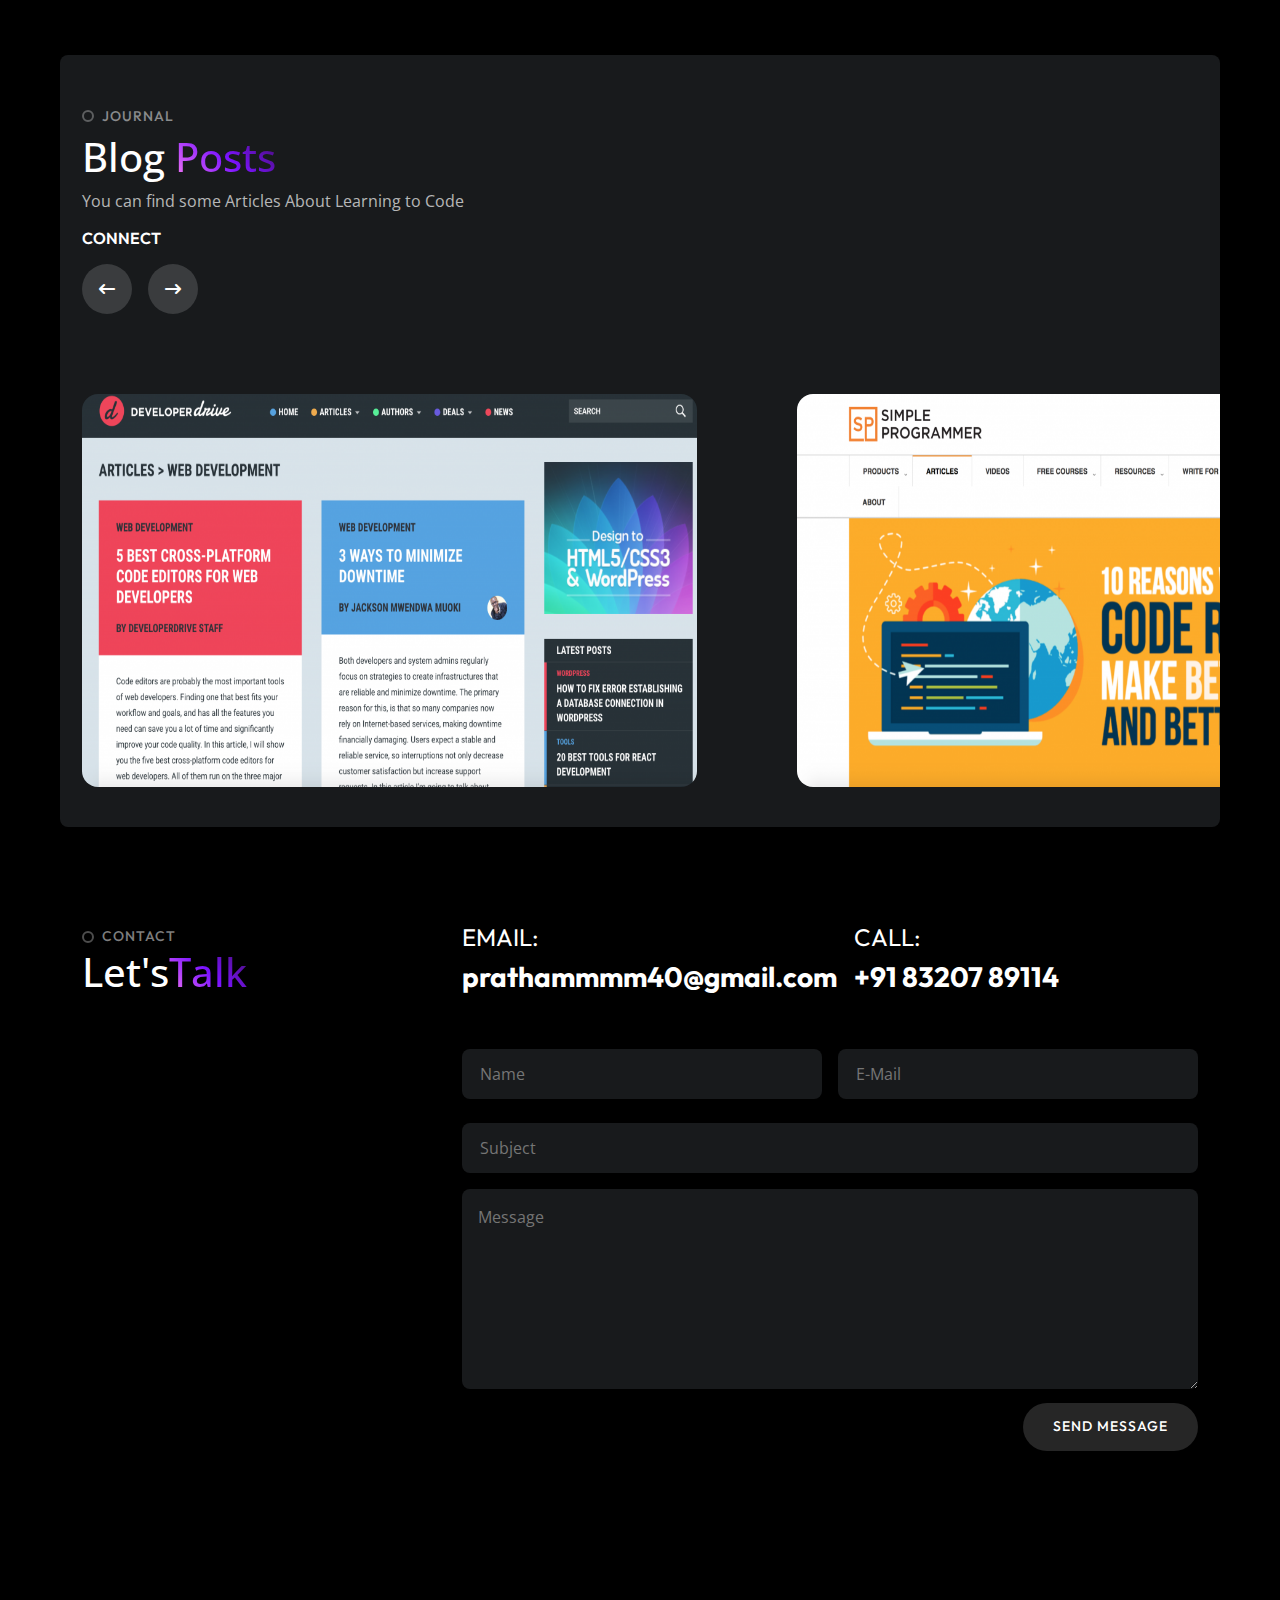
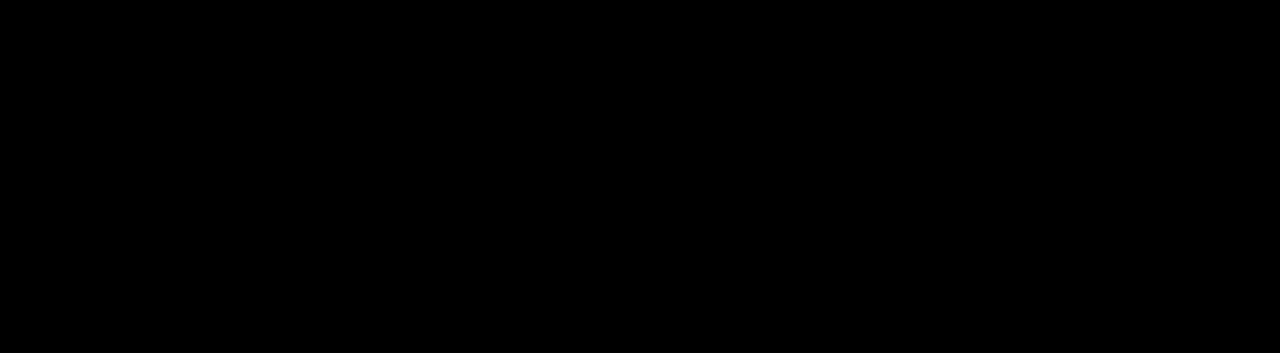
<file: portfolio/protfolio/index.html>
<!DOCTYPE html>
<html lang="en">

  <head>
    <meta charset="UTF-8">
    <meta name="viewport" content="width=device-width, initial-scale=1.0">
    <title>Portfolio</title>
    <!-- bootstrap -->
    <link rel="stylesheet" href="assets/css/bootstrap.min.css">
    <!-- css -->
    <link rel="stylesheet" href="assets/css/style.css">
    <!-- fontawesome -->
    <link rel="stylesheet" href="assets/css/all.min.css">
    <!-- fonts -->
    <link rel="stylesheet" href="assets/css/fonts.css">
    <!-- favicon -->
    <link rel="shortcut icon" href="assets/img/favicon.png" type="image/x-icon">
    <!-- extra css & js link -->
    <link rel="stylesheet" href="assets/css/swiper-bundle.min.css">
  </head>

  <body class="bg-dark opensans text-white navbar-expand-lg">
    <nav class="navbar  bg-dark mt-2">
      <div class="container">
        <a class="navbar-brand" href><img
            src="assets/img/pratham-removebg-preview (2).png" alt width="70%"></a>
        <button class="navbar-toggler" type="button" data-bs-toggle="collapse"
          data-bs-target="#navbarNav" aria-controls="navbarNav"
          aria-expanded="false" aria-label="Toggle navigation">
          <span class="navbar-toggler-icon"></span>
        </button>
        <div class="collapse navbar-collapse justify-content-end" id="navbarNav">
          <ul class="navbar-nav">
            <li class="nav-item">
              <a class="nav-link text-white outfit fs-20 ps-4 "
                aria-current="page" href="#about"><i
                  class="bi outfit fa-solid fa-arrow-right-long"> </i>About</a>
            </li>
            <li class="nav-item">
              <a class="nav-link text-white  fs-20 ps-4 ms-3"
                aria-current="page" href="#whatido"><i
                  class="bi outfit fa-solid fa-arrow-right-long"></i>services</a>
            </li>
            <li class="nav-item">
              <a class="nav-link text-white  fs-20 ps-4 ms-3"
                aria-current="page" href="#recentwork"><i
                  class="bi outfit fa-solid fa-arrow-right-long"></i>Portfolio</a>
            </li>   
            
            <li class="nav-item">
              <a class="nav-link text-white  fs-20 ps-4 ms-3"
                aria-current="page" href="#archivment"><i
                  class="bi outfit fa-solid fa-arrow-right-long"></i>Awards</a>
            </li>
            <li class="nav-item">
              <a class="nav-link text-white  fs-20 ps-4 ms-3"
                aria-current="page" href="#blog"><i
                  class="bi outfit fa-solid fa-arrow-right-long"></i>Blog</a>
            </li>
            <li class="nav-item">
              <a class="nav-link text-white  fs-20 ps-4 ms-3"
                aria-current="page" href="#contactme"><i
                  class="bi outfit fa-solid fa-arrow-right-long"></i>Contact</a>
            </li>

          </ul>
        </div>
      </div>
    </nav>
    <!-- name heading start -->

    <section class="py-3" id="about">
      <div class="container">
        <div class="row row-cols-1">
          <div class="name-heading text-center py-5">
            <h1 class="fs-128 outfit mb-0 fw-bold stroke-text">Pratham !</h1>

          </div>
        </div>

      </div>

    </section>
    <!-- name heading end -->

    <!-- about sec start-->

    <section class="py-5">
      <div class="container">
        <div class="row row-cols-1 row-cols-lg-3">
          <div class="about-avtar d-flex justify-content-lg-end justify-content-center order-lg-2">
            <img src="assets/img/pratham.jpg" class=""
              width="320" height="320" style="border-radius: 50%;
            object-fit: cover; transform: scale(1.1); " alt="user image">
          </div>
          <div
            class="biography order-lg-1 text-center my-5 my-lg-0 text-lg-start">
            <div class="heading">
              <h6 class="outfit text-uppercase fs-16 fw-semibold text-white">
                BIOGRAPHY</h6>
              <p class="fs-20 opensans fw-normal text-white pt-1">Greetings , My
                name is pratham.I am a passionate and versatile professional dedicated to delivering excellence in IT field. With a proven track record in Full stack development, I bring creativity, adaptability, and a commitment to achieving outstanding results to every project.</p>
            </div>
            <div class="heading pt-2">
              <h6 class="outfit text-uppercase fs-16 fw-semibold text-white">
                skills</h6>
              <ul class="text-white">
                <li class="py-2 fs-24">Web Development</li>
                <li class="py-2 fs-24">UI & UX Design</li>
                <li class="py-2 fs-24">Marketing</li>
                <li class="py-2 fs-24">Management</li>
              </ul>
            </div>
           

          </div>

          <div class="biography text-lg-end order-lg-3 text-center my-3 my-lg-0">
            <div class="heading">
              <h6 class="outfit text-uppercase fs-14 fw-semibold text-white">
                PROJECTS DONE</h6>
              <h2 class="outfit fs-56">005</h2>

            </div>
            <div class="heading pt-4">
              <h6 class="outfit text-uppercase fs-14 fw-semibold text-white">
                YEARS OF EXPERIENCE</h6>
              <h2 class="outfit fs-56">01+</h2>

            </div>
            <div class="heading pt-4">
              <h6 class="outfit text-uppercase fs-14 fw-semibold text-white">
                WORLDWIDE CLIENTS</h6>
              <h2 class="outfit fs-">:'-)</h2>

            </div>
            <div class="heading pt-4">
              <h6 class="outfit text-uppercase fs-14 fw-semibold text-white">
                connect</h6>
              <ul class="hover-effect list-inline d-flex justify-content-center justify-content-lg-end ">
                <li
                  class="position-relative d-flex align-items-center justify-content-center overflow-hidden mt-2 me-3">
                  <a href="#" class="text-white text-decoration-none"><i
                      class="fa-brands fa-facebook fs-16"></i>
                    <i class="fa-brands fa-facebook position-absolute fs-16"></i></a>

                </li>
                <li
                  class="position-relative d-flex align-items-center justify-content-center overflow-hidden mt-2 me-3">
                  <a
                    href="https://twitter.com/i/flow/login?redirect_after_login=%2FPimplePratham"
                    target="_blank" class="text-white text-decoration-none"><i
                      class="fa-brands fa-twitter fs-16 "></i>
                    <i class="fa-brands fa-twitter position-absolute fs-16"></i></a>

                </li>
                <li
                  class="position-relative d-flex align-items-center justify-content-center overflow-hidden mt-2 ">
                  <a href="https://www.instagram.com/justprathamm_/#"
                    target="_blank" class="text-white text-decoration-none"><i
                      class="fa-brands fa-instagram fs-16"></i>
                    <i class="fa-brands fa-instagram position-absolute fs-16"></i></a>

                </li>
            

              </ul>
            </div>

          </div>

        </div>
      </div>
    </section>
    <!-- about sec end-->

    <!-- what i do start -->
    <section class="my-5 pt-5" id="whatido">
      <div class="container">
        <div class="row row-cols-1 row-cols-lg-2">
          <div class="col-12 col-lg-5 text-center text-lg-start">
            <span
              class="title-heading d-flex align-items-center text-white-50 justify-content-center justify-content-lg-start">
              About me
            </span>
            <div class="my-self d-flex align-center">
              <ul class="list-inline pt-2">
                <li
                  class="fs-16 opensans fw-normal  py-1" style="display: grid; grid-template-columns: 130px 30px auto;"><p
                    class="fw-normal text-capitalize fs-16">Name</p><span>:</span><span class="fs-20">Pratham
                    Pimple</span></li>
                    <li
                  class="fs-16 opensans fw-normal  py-1" style="display: grid; grid-template-columns: 130px 30px auto;"><p
                    class="fw-normal text-capitalize fs-16">Email</p><span>:</span><span class="fs-20">prathammmm40@gmail.com
                    </span></li>
                    <li
                    class="fs-16 opensans fw-normal  py-1" style="display: grid; grid-template-columns: 130px 30px auto;"><p
                      class="fw-normal text-capitalize fs-16">Mobile</p><span>:</span><span class="fs-20">+91 83207 89114</span></li>
                    <li
                  class="fs-16 opensans fw-normal  py-1" style="display: grid; grid-template-columns: 130px 30px auto;"><p
                    class="fw-normal text-capitalize fs-16">Address</p><span>:</span><span class="fs-20">20 , Mohan Nagar Society , Near Sahyog Medical , Amroli , Surat , 394107</span></li>
                    <li
                    class="fs-16 opensans fw-normal  py-1" style="display: grid; grid-template-columns: 130px 30px auto;"><p
                      class="fw-normal text-capitalize fs-16">Languege</p><span>:</span><span class="fs-20">Hindi , English , Gujarati</span></li>
                    <li class="d-flex justify-content-center pt-4">
                      <a href="resume.pdf" download target="_blank">
                      <button 
                      class="position-relative d-flex justify-content-center align-content-center button rounded-pill border-0 bg-dark-50 ">
                      <span class="text-white">DOWNLOAD CV</span>
                      <span class="position-absolute text-white">DOWNLOAD CV</span>
    
                    </button>
                  </a>
                    </li>
                   
              </ul>

            </div>
          </div>
          <div class="col-12 col-lg-7 mt-5 mt-lg-0">
            <div class="row g-4">
              <div class="col-12">
                <div class="service-box d-flex align-items-center">
                  <div class="service-order">
                    <h3 class="fs-28">01/</h3>
                  </div>
                  <div class="service-title">
                    <i class="fa-solid fa-paintbrush fs-20 pe-4"></i>
                    <h3 class="fs-28">Design</h3>
                  </div>
                  <div class="service-text">
                    <p class="text-white-50">I excel in crafting visually appealing and user-centric web designs. My portfolio reflects a keen eye for modern aesthetics and seamless functionality.</p>
                  </div>
                </div>
              </div>
              <div class="col-12">
                <div class="service-box d-flex align-items-center">
                  <div class="service-order">
                    <h3 class="fs-28">02/</h3>
                  </div>
                  <div class="service-title">
                    <i class="fa-solid fa-code fs-20 pe-4"></i>
                    <h3 class="fs-28">Development</h3>
                  </div>
                  <div class="service-text">
                    <p class="text-white-50">I excel in web development, creating robust and responsive websites. My expertise lies in coding elegant solutions that enhance user experiences and meet client objectives.</p>
                  </div>
                </div>
              </div>
              <div class="col-12">
                <div class="service-box d-flex align-items-center">
                  <div class="service-order">
                    <h3 class="fs-28">03/</h3>
                  </div>
                  <div class="service-title">
                    <i class="fa-solid fa-laptop fs-20 pe-4"></i>
                    <h3 class="fs-28">Marketing</h3>
                  </div>
                  <div class="service-text">
                    <p class="text-white-50">I create impactful marketing campaigns that captivate audiences and drive measurable results through innovative strategies.</p>
                  </div>
                </div>
              </div>
            </div>
          </div>
        </div>
      </div>
    </section>

    <!-- what i do end -->

    <!-- Recent works start -->
    <div class="section-box my-5" style="padding: 0 60px;" id="recentwork">
      <div class="bg-dark-50 rounded-3 overflow-hidden">
        <div class="container">
          <div class="row">
            <div class="col-12 col-md-10 py-5  col-lg-8">
              <h3 class="title-heading text-white-50 fs-14">Portfolio</h3>
              <h1 class="fs-64 fw-medium">Recent <span class="text-gradient">Works</span></h1>
              <p class="text-gray">What i Used to creat in my training time..</p>

              <div class="arrow-button">
                <h6 class="outfit text-uppercase fs-14 fw-semibold text-white">
                  connect</h6>
                <ul class="hover-effect list-inline d-flex ">
                  <li
                    class="position-relative d-flex align-items-center justify-content-center overflow-hidden mt-2 me-3"
                    style="background-color: #3a3c3e;">
                    <button class="text-white swiper-button-prev"><i
                        class="fa-solid fa-arrow-left-long fs-16"></i>
                      <i
                        class="fa-solid fa-arrow-left-long fs-16 position-absolute"></i></button>

                  </li>
                  <li
                    class="position-relative d-flex align-items-center justify-content-center overflow-hidden mt-2 me-3"
                    style="background-color: #3a3c3e;">
                    <button class="text-white swiper-button-next "><i
                        class="fa-solid fa-arrow-right-long fs-16"></i>
                      <i
                        class="fa-solid fa-arrow-right-long fs-16 position-absolute"></i></button>

                  </li>
                </ul>
              </div>
            </div>
            <div class="col-12 mt-3 pb-5">
              <div class="swiper-container">
                <div class="swiper-wrapper">
                  <!-- Slides -->

                   <div class="swiper-slide">
                    <div class="portfolio-box">
                      <div class="portfolio-img overflow-hidden rounded-4 position-relative">
                        <a href="assets/web/fluenca/index.html" target="_blank">
                          <img src="assets/img/fluenca.png" width="630"
                            height="393" alt></a>
                            <div class="pt-4 portfolio-content position-absolute">
                              <ul class="list-inline-dot sm-heading d-flex">
                                <li>
                                  <a href="#recentwork"
                                    class="text-decoration-none text-white link-hover">
                                    <span data-text="jquery">jquery</span>
                                  </a>
                                </li>
                                <li class="ms-4">
                                  <a href="#recentwork"
                                    class="text-decoration-none text-white link-hover">
                                    <span data-text="scss">scss</span>
                                  </a>
                                </li>
                              </ul>
                              <h2><a href="assets/web/fluenca/index.html"
                                  target="_blank" class="portfolio-caption text-white">
                                  <i class="fa-solid fa-arrow-right-long fs-32"></i>
                                  Fluenca Web Clone
                                </a>
                              </h2>
                            </div>
                      </div>
                    
                    </div>
                  </div>
                  <div class="swiper-slide">
                    <div class="portfolio-box">
                      <div class="portfolio-img overflow-hidden rounded-4 position-relative">
                        <a href="assets/web/e-web/e-web/index.html"
                          target="_blank"> <img src="assets/img/nest.png"
                            width="630" height="393" alt></a>
                      
                      <div class="pt-4 portfolio-content position-absolute">
                        <ul class="list-inline-dot sm-heading d-flex">
                          <li>
                            <a href="#recentwork"
                              class="text-decoration-none text-white link-hover">
                              <span data-text="css">css</span>
                            </a>
                          </li>
                          <li class="ms-4">
                            <a href="#recentwork"
                              class="text-decoration-none text-white link-hover">
                              <span data-text="Media Query">Media Query</span>
                            </a>
                          </li>

                        </ul>
                        <h2><a href="assets/web/e-web/e-web/index.html"
                            target="_blank" class="portfolio-caption text-white">
                            <i class="fa-solid fa-arrow-right-long fs-32"></i>
                            Nest - Grocery Store
                          </a>
                        </h2>
                      </div>
                    </div>
                    </div>
                  </div>
                  <div class="swiper-slide">
                    <div class="portfolio-box">
                      <div class="portfolio-img overflow-hidden rounded-4 position-relative">
                        <a href="assets/web/admin panle/index.html"
                          target="_blank"> <img src="assets/img/syndash.png"
                            class width="630" height="393" alt></a>
                      
                      <div class="pt-4 portfolio-content position-absolute">
                        <ul class="list-inline-dot sm-heading d-flex">
                          <li>
                            <a href="#recentwork"
                              class="text-decoration-none text-white link-hover">
                              <span data-text="jquery">jquery</span>
                            </a>
                          </li>
                          <li class="ms-4">
                            <a href="#recentwork"
                              class="text-decoration-none text-white link-hover">
                              <span data-text="scss">scss</span>
                            </a>
                          </li>
                        </ul>
                        <h2><a href="assets/web/admin panle/index.html"
                            target="_blank" class="portfolio-caption text-white">
                            <i class="fa-solid fa-arrow-right-long fs-32"></i>
                            Syndash - Andmin panel
                          </a>
                        </h2>
                      </div>
                    </div>
                    </div>
                  </div>
                  <div class="swiper-slide">
                    <div class="portfolio-box">
                      <div class="portfolio-img overflow-hidden rounded-4 position-relative">
                        <a href="assets/web/ticrou/index.html" target="_blank">
                          <img src="assets/img/ticrou.png" width="630"
                            height="393" alt></a>
                     
                      <div class="pt-4 portfolio-content position-absolute">
                        <ul class="list-inline-dot sm-heading d-flex">
                          <li>
                            <a href="#recentwork"
                              class="text-decoration-none text-white link-hover">
                              <span data-text="wireframe">wireframe</span>
                            </a>
                          </li>
                          <li class="ms-4">
                            <a href="#"
                              class="text-decoration-none text-white link-hover">
                              <span data-text="html">html</span>
                            </a>
                          </li>
                        </ul>
                        <h2><a href="assets/web/ticrou/index.html"
                            target="_blank" class="portfolio-caption text-white">
                            <i class="fa-solid fa-arrow-right-long fs-32"></i>
                            Ticrou - Restaurant Wireframe
                          </a>
                        </h2>
                      </div>
                    </div>
                    </div>
                  </div>

                  <!-- Add more slides as needed -->
                </div>
                <!-- Add Navigation -->

              </div>
            </div>

          </div>
        </div>
      </div>

    </div>
    <!-- Recent works end -->

    <!-- archivment start -->
    <section class="py-5" id="archivment">
      <div class="container">
        <div class="row row-cols-1 row-cols-xl-2">
          <div class="col-12 col-xl-4">
            <span class="title-heading text-white-50">Qualification</span>
            <h1 class="fs-64">Educa<span class="text-gradient">tion</span></h1>
          </div>
          <div class="col-12 col-xl-8">
            <div class="row g-4">
              <div class="col-12 col-md-6">
                <div class="fancy-box bg-dark-50 rounded-3"
                  style="    z-index: 1;
              position: relative;
              overflow: hidden;
              background: #181a1c;
              padding: 35px;
              border-radius: 20px;">
                  <h4 class="fs-24 fw-bold outfit">SSC</h4>
                  <h6 class="sm-heading text-white-50 mb-2">2019</h6>
                  <p class="fs-16">I completed my SSC board examination by scoring 75% in k& M.P High School.</p>
                </div>
              </div>
              <div class="col-12 col-md-6">
                <div class="fancy-box bg-dark-50 rounded-3"
                  style="    z-index: 1;
              position: relative;
              overflow: hidden;
              background: #181a1c;
              padding: 35px;
              border-radius: 20px;">
                  <h4 class="fs-24 fw-bold outfit">HSC</h4>
                  <h6 class="sm-heading text-white-50 mb-2">2021</h6>
                  <p class="fs-16">I completed my HSC Board examination by scoring 75% in K& M.P high School.</p>
                </div>
              </div>
              <div class="col-12 col-md-6">
                <div class="fancy-box bg-dark-50 rounded-3"
                  style="    z-index: 1;
              position: relative;
              overflow: hidden;
              background: #181a1c;
              padding: 35px;
              border-radius: 20px;">
                  <h4 class="fs-24 fw-bold outfit">B.C.A</h4>
                  <h6 class="sm-heading text-white-50 mb-2">2023</h6>
                  <p class="fs-16">I'm currently doing B.C.A in Swarnim University .</p>
                </div>
              </div>
              <div class="col-12 col-md-6">
                <div class="fancy-box bg-dark-50 rounded-3"
                  style="    z-index: 1;
              position: relative;
              overflow: hidden;
              background: #181a1c;
              padding: 35px;
              border-radius: 20px;">
                  <h4 class="fs-24 fw-bold outfit">Full Stack Devlopment</h4>
                  <h6 class="sm-heading text-white-50 mb-2">2023</h6>
                  <p class="fs-16">i'm currently Doing Full Stack Devlopment in red & white IT institute. </p>
                </div>
              </div>

            </div>

          </div>

        </div>
      </div>
    </section>
    <!-- archivment end -->
    <!-- blog post start -->
    <div class="section-box my-5" style="padding: 0 60px;" id="blog">
      <div class=" bg-dark-50 rounded-3 overflow-hidden">
        <div class="container">
          <div class="row">
            <div class="col-12 col-md-10 py-5 col-lg-8">
              <h3 class="title-heading text-white-50 fs-14">JOURNAL</h3>
              <h1 class="fs-64 fw-medium">Blog <span class="text-gradient">Posts</span></h1>
              <p class="text-gray">You can find some
                Articles About Learning to Code
                </p>
                

              <div class="arrow-button">
                <h6 class="outfit text-uppercase fs-14 fw-semibold text-white">
                  connect</h6>
                <ul class="hover-effect list-inline d-flex ">
                  <li
                    class="position-relative d-flex align-items-center justify-content-center overflow-hidden mt-2 me-3"
                    style="background-color: #3a3c3e;">
                    <button class="text-white swiper-button-prev"><i
                        class="fa-solid fa-arrow-left-long fs-16"></i>
                      <i
                        class="fa-solid fa-arrow-left-long fs-16 position-absolute"></i></button>

                  </li>
                  <li
                    class="position-relative d-flex align-items-center justify-content-center overflow-hidden mt-2 me-3"
                    style="background-color: #3a3c3e;">
                    <button class="text-white swiper-button-next"><i
                        class="fa-solid fa-arrow-right-long fs-16"></i>
                      <i
                        class="fa-solid fa-arrow-right-long fs-16 position-absolute"></i></button>

                  </li>
                </ul>
              </div>
            </div>
            <div class="col-12 mt-3 pb-5">
              <div class="swiper-container">
                <div class="swiper-wrapper">

                  <div class="swiper-slide col-lg-4 col-12">
                    <div class="portfolio-box">
                      <div class="portfolio-img  overflow-hidden rounded-4 position-relative">
                        <a href="https://www.developerdrive.com/" target="_blank"> <img src="assets/img/Screen-Shot-2018-06-11-at-2.03.20-PM-1024x520.png"
                            width="630" height="393" alt></a>
                    
                    
                      <div class="pt-4 portfolio-content position-absolute" style="">
                        <ul class="list-inline-dot sm-heading d-flex">
                          <li>
                            <a href="#blog"
                              class="text-decoration-none text-white link-hover">
                              <span data-text="by admin">by admin</span>
                            </a>
                          </li>
                          <li class="ms-4">
                            <a href="#blog"
                              class="text-decoration-none text-white link-hover">
                              <span data-text="1 dec">1 dec</span>
                            </a>
                          </li>
                        </ul>
                        <h2><a href="https://www.developerdrive.com/"
                            target="_blank" class="portfolio-caption text-white">
                            <i class="fa-solid fa-arrow-right-long fs-32"></i>
                            Developer Drive
                          </a>
                        </h2>
                      </div>
                    </div>
                    </div>
                  </div>
                  <div class="swiper-slide col-lg-4 col-12">
                    <div class="portfolio-box">
                      <div class="portfolio-img overflow-hidden rounded-4 position-relative">
                        <a href="https://simpleprogrammer.com/" target="_blank"> <img src="assets/img/Screen-Shot-2018-06-11-at-2.04.12-PM-1024x522.png"
                            width="630" height="393" alt></a>
                            <div class="pt-4 portfolio-content position-absolute" style="">
                              <ul class="list-inline-dot sm-heading d-flex">
                                <li>
                                  <a href="#blog"
                                    class="text-decoration-none text-white link-hover">
                                    <span data-text="by admin">by admin</span>
                                  </a>
                                </li>
                                <li class="ms-4">
                                  <a href="#blog"
                                    class="text-decoration-none text-white link-hover">
                                    <span data-text="1 dec">1 dec</span>
                                  </a>
                                </li>
                              </ul>
                              <h2><a href="hhttps://simpleprogrammer.com/"
                                  target="_blank" class="portfolio-caption text-white">
                                  <i class="fa-solid fa-arrow-right-long fs-32"></i>
                                  Simple Programmer
                                </a>
                              </h2>
                            </div>
                      </div>
                      
                    </div>
                  </div>
                  <div class="swiper-slide col-lg-4 col-12">
                    <div class="portfolio-box">
                      <div class="portfolio-img overflow-hidden rounded-4 position-relative">
                        <a href="https://www.codenewbie.org/blog" target="_blank"> <img src="assets/img/Screen-Shot-2018-06-11-at-2.04.43-PM-1024x521.png" class
                            width="630" height="393" alt></a>
                            <div class="pt-4 portfolio-content position-absolute" style=" left: 33%;">
                              <ul class="list-inline-dot sm-heading d-flex">
                                <li>
                                  <a href="#blog"
                                    class="text-decoration-none text-white link-hover">
                                    <span data-text="by admin">by admin</span>
                                  </a>
                                </li>
                                <li class="ms-4">
                                  <a href="#blog"
                                    class="text-decoration-none text-white link-hover">
                                    <span data-text="1 dec">1 dec</span>
                                  </a>
                                </li>
                              </ul>
                              <h2><a href="https://www.codenewbie.org/blog"
                                  target="_blank" class="portfolio-caption text-white">
                                  <i class="fa-solid fa-arrow-right-long fs-32"></i>
                                  CodeNewbie
                                </a>
                              </h2>
                            </div>
                      </div>
                  
                    </div>
                  </div>
                  <div class="swiper-slide col-lg-4 col-12">
                    <div class="portfolio-box">
                      <div class="portfolio-img overflow-hidden rounded-4 position-relative">
                        <a href="https://tympanus.net/codrops/" target="_blank"> <img src="assets/img/Screen-Shot-2018-06-11-at-2.06.21-PM-1024x519.png"
                            width="630" height="393" alt></a>
                            <div class="pt-4 portfolio-content position-absolute" style="left: 33%;">
                              <ul class="list-inline-dot sm-heading d-flex">
                                <li>
                                  <a href="#blog"
                                    class="text-decoration-none text-white link-hover">
                                    <span data-text="by admin">by admin</span>
                                  </a>
                                </li>
                                <li class="ms-4">
                                  <a href="#blog"
                                    class="text-decoration-none text-white link-hover">
                                    <span data-text="1 dec">1 dec</span>
                                  </a>
                                </li>
                              </ul>
                              <h2><a href="https://tympanus.net/codrops/"
                                  target="_blank" class="portfolio-caption text-white">
                                  <i class="fa-solid fa-arrow-right-long fs-32"></i>
                                  Codrops
                                </a>
                              </h2>
                            </div>
                      </div>
                
                    </div>
                  </div>

                </div>

              </div>
            </div>

            <!-- <div id="carouselExample" class="carousel slide">
            <div class="carousel-inner">
              <div class="carousel-item active">
                <img src="assets/img/nest.png" class="d-block w-100" alt="...">
              </div>
              <div class="carousel-item">
                <img src="..." class="d-block w-100" alt="...">
              </div>
              <div class="carousel-item">
                <img src="..." class="d-block w-100" alt="...">
              </div>
            </div>
            <button class="carousel-control-prev" type="button" data-bs-target="#carouselExample" data-bs-slide="prev">
              <span class="carousel-control-prev-icon" aria-hidden="true"></span>
              <span class="visually-hidden">Previous</span>
            </button>
            <button class="carousel-control-next" type="button" data-bs-target="#carouselExample" data-bs-slide="next">
              <span class="carousel-control-next-icon" aria-hidden="true"></span>
              <span class="visually-hidden">Next</span>
            </button>
          </div> -->

          </div>
        </div>
      </div>

    </div>
    <!-- blog post end -->

    <!-- contact start -->
    <section class="py-5" id="contactme">
      <div class="container">
        <div class="row row-cols-1 row-cols-xl-2">
          <div class="col-12 col-xl-4">
            <span class="title-heading text-white-50">contact</span>
            <h1 class="fs-64">Let's<span class="text-gradient">Talk</span></h1>
          </div>
          <div class="col-12 col-xl-8">
            <div class="row g-4 g-lg-5">
              <div class="col-12 col-md-6">
                <h6 class="text-uppercase fs-24 outfit fw-normal">Email:</h6>
                <h3 class="mb-0 fs-28 outfit fw-bold">prathammmm40@gmail.com</h3>
              </div>
              <div class="col-12 col-md-6">
                <h6 class="text-uppercase fs-24 outfit fw-normal">Call:</h6>
                <h3 class="mb-0 fs-28 outfit fw-bold">+91 83207 89114</h3>
              </div>

            </div>
            <div class="contact-form mt-4 mt-lg-5 text-xl-end">
              <form method="post" id="contactform">
                <div class="row gx-3 gy-0">
                  <div class="col-12 col-md-6 mb-2">
                    <input type="text"  name="name" placeholder="Name" 
                      required class="bg-dark-50 rounded-3 p-3  ">
                  </div>
                  <div class="col-12 col-md-6 mb2">
                    <input type="email"  name="email" 
                      placeholder="E-Mail" required
                      class="bg-dark-50 rounded-3 p-3 ">
                  </div>
                </div><input type="text"  name="subject" 
                  placeholder="Subject" required
                  class="bg-dark-50 rounded-3 p-3  mb-2 ">
                <textarea name="message"  id="myInput4" placeholder="Message" 
                  class="bg-dark-50 rounded-3 p-3  mb-2"
                  style="width: 100%; height: 200px;"></textarea>
                <button
                  class="ms-auto position-relative d-flex justify-content-center align-content-center button rounded-pill border-0 bg-dark-50 ">
                  <span class="text-white">SEND MESSAGE</span>
                  <span class="position-absolute text-white">SEND MESSAGE</span>

                </button>
              </form>
              <div class="submit-result"></div>
            </div>

          </div>

        </div>
      </div>
    </section>

    <section>
      <div class="container">
        <div class="row">
          <div class="col-12">
            <div class="responsive-map pb-5">
              <iframe src="https://www.google.com/maps/embed?pb=!1m17!1m11!1m3!1d608.4971908437312!2d72.85023672270027!3d21.236395307091936!2m2!1f0!2f0!3m2!1i1024!2i768!4f13.1!3m3!1m2!1s0x3be04ed81d089101%3A0x77a50bb82186414c!2s26%2C%20Dilip%20Nagar%2C%20Amroli%2C%20Surat%2C%20Gujarat%20394107!5e1!3m2!1sen!2sin!4v1702911663092!5m2!1sen!2sin" width="600" height="450" style="border:0;" allowfullscreen="" loading="lazy" referrerpolicy="no-referrer-when-downgrade"  frameborder="0" style="border:0" allowfullscreen></iframe>
              </div>
          </div>
        </div>
      </div>  
    </section>

    <!-- contact end -->

    <a id="button" href="#"></a>
    <div id="cursor" class="cursor">
      <div class="ring">
        <div><!--Border--></div>
      </div>
      <div class="ring">
        <div><!--Pointer--></div>
      </div>
    </div>

    <script src="assets/js/bootstrap.bundle.min.js"></script>
    <!-- --Pointer-- -->
    <script
      src="https://cdnjs.cloudflare.com/ajax/libs/jquery/3.7.1/jquery.min.js"></script>
    <script>

    $(window).mousemove(function (e) {
      $(".ring").css(
        "transform",
        `translateX(calc(${e.clientX}px - 1.25rem)) translateY(calc(${e.clientY}px - 1.25rem))`
      );
    });

  </script>

    <!-- top button -->
    <script
      src="https://cdnjs.cloudflare.com/ajax/libs/jquery/3.1.1/jquery.min.js"></script>
    <script>
    var btn = $('#button');

    $(window).scroll(function () {
      if ($(window).scrollTop() > 500) {
        btn.addClass('show');
      } else {
        btn.removeClass('show');
      }
    });

    btn.on('click', function (e) {
      e.preventDefault();
      $('html, body').animate({ scrollTop: 0 }, '500');
    });


  </script>
    <!-- slider  -->
    <script src="https://unpkg.com/swiper/swiper-bundle.min.js"></script>
    <script>
    // Initialize Swiper
    var swiper = new Swiper('.swiper-container', {
      slidesPerView: 1,
      spaceBetween: 100,
      centeredSlides: true,
      navigation: {
        nextEl: '.swiper-button-next',
        prevEl: '.swiper-button-prev',
      },
    });
  </script>


  

  </body>

</html>
</file>
<file: Artorias web/assets/css/style.css>
*{
	margin:0;
	padding:0;
	box-sizing:border-box;
	outline:none;
}
.container{
	max-width:1590px;
	margin:0 auto;
	padding-left:12px;
	padding-right:12px;
}
.row{
	display:flex;
	flex-wrap:wrap;
	margin-left:-12px;
	margin-right:-12px;
}
body{
    background-color: var(--black-color);
    font-family: var(--rubik);
    color: var(--white-color);
}
a{
	text-decoration:none;
	display:inline-block;
}
ul,ol{
	list-style:none;
}
img{
	max-width:100%;
	display:block;
}
.d-flex{
	display:flex;
	flex-wrap:wrap;
}
.justify-end{
	justify-content:flex-end;
}
.align-center{
	align-items:center;
}
.justify-center{
	justify-content: center;
}
.justify-between{
	justify-content: space-between;
}
.justify-evenly{
	justify-content: space-evenly;
}
.justify-around{
	justify-content: space-around;
}

.w-1{
	width:8.33%;
}
.w-2{
	width:16.66%;
}
.w-3{
	width:25%;
}
.w-4{
	width:33.33%;
}
.w-5{
	width:41.66%;
}
.w-6{
	width:50%;
}
.w-7{
	width:58.33%;
}
.w-8{
	width:66.66%;
}
.w-9{
	width:75%;
}
.w-10{
	width:83.33%;
}
.w-11{
	width:91.66%;
}
.w-12{
	width:100%;
}
.w-1,.w-2,.w-3,.w-4,.w-5,.w-6,.w-7,.w-8,.w-9,.w-10,.w-11,.w-12{
	padding-left:12px;
	padding-right:12px;
}
:root{
	--black-color:#000;
	--white-color:#fff;
	--fs-13:13px;
	--fs-17:17px;
	--fs-14:14px;
	--fs-16:16px;
	--fs-18:18px;
	--fs-15:15px;
	--fs-24:24px;
	--fs-72:72px;
	--fs-30:30px;
	--fs-32:32px;
	--fw-100:100;
	--fw-200:200;
	--fw-300:300;
	--fw-400:400;
	--fw-500:500;
	--fw-600:600;
	--fw-700:700;
	--fw-800:800;
	--fw-900:900;
	--rubik:'Rubik';
	--mono:'Space Mono';
	--lh:1.5px;
}
/* header start */
header{
    padding: 10px;
	margin: 60px;
}
.main-menu{
	background-image: url('../img/h1-slider-img-3.jpg');
	background-size: cover;
	padding: 60px;
	height: 400px;
}
.main-menu ul li a{ 
	
	color: var(--white-color);
    transition: 0.5s;
	margin: 0 25px;
	font-size: var(--fs-17);
	font-family: var(--rubik);
	font-weight: var(--fw-600);
	text-transform: uppercase;
	transition: 0.3s ease-out;
	position: relative;
}
.main-menu ul li a::before{
	position: absolute;
	content: '';
	width: 0;
	bottom: -35%;
	left: 0;
	background-color: #fff;
	height: 6px;
	transition: 0.5s;
}
.main-menu ul li a:hover::before{
	width: 100%;

}
.main-menu ul li svg{
	fill: #fff;

}
.dropdown{
	position: absolute;
	background-color: black;
	color: var(--white-color);
	font-size: var(--fs-16);
	font-family: var(--mono);
	font-weight: var(--fw-400);
	padding: 20px;
	border: 1px solid var(--white-color);
	opacity: 0;
	visibility: hidden;
	top:160px;	
	transition: 0.5s;
}
.dropdown ul li{
	margin: 5px 0;
	text-transform: capitalize;

}
.main-menu ul li:hover .dropdown{
	opacity: 1;
	visibility: visible;
	top:175px;
}
.h-content h1{
	font-size: 55px;
	font-family: var(--rubik);
	font-weight: var(--fw-700);
	letter-spacing: 3px;

}
.h-content{
	position: relative;
}
.h-content span{
	color: #fff;
	font-family: var(--mono);
	font-size: var(--fs-17);
	font-weight: var(--fw-400);
	position: absolute;
	top: 10px;
	left:-35px ;
	writing-mode: vertical-lr;
	transform: rotate(180deg);
}
.h-content p{
	font-size: var(--fs-18);
	font-family: var(--mono);
	font-weight: var(--fw-500);
	margin-top: 5px;
}
.h-content button{
	width: 240px;
	height: 50px;
	background-color: transparent;
	border: 1px solid #fff;
	color: #fff;
	font-size: var(--fs-17);
	font-family: var(--rubik);
	font-weight: var(--fw-600);
	margin-top: 40px;
	cursor: pointer;
	position: relative;
	transition: 0.5s;
	overflow: hidden;
	z-index: 1;
}
.h-content button:hover{
	color: #000;
}

.h-content button::before{
	position: absolute;
	content: '';
	width: 220px;
	height: 5%;
	bottom: 10%;
	right: 10px;
	background-color: #fff;
	transition: 0.5s;
	z-index: -1;
	
}
.h-content button:hover::before{
	height: 80%;
	bottom: 10%;
	right: 10px;

}
.l-rbtn{
	height: 100%;
}
.l-rbtn svg{
	fill: #fff;
	margin: 0 5px;
	transition: 0.5s ease-out;
}
.l-rbtn svg:nth-child(2){
	fill: #fff;
    transform:rotatey(180deg) ;
}
.l-rbtn svg:hover{
	transform: translateX(-10px);
}
.l-rbtn svg:nth-child(2):hover{
	transform: rotatey(180deg) translateX(-10px);
	
}
/* header end */
 /* the game start */
 .game{
	padding: 0 10px;
	margin: 15px 0;
 }
.the-game img{
	width: 585px;
	height: 665px;
	border: 1px solid #fff;
}
.the-game .game-content{
	padding: 0 0 0 40px;
	position: relative;
}
.the-game .game-content h2{
	font-size: 38px;
	font-family: var(--rubik);
	font-weight: var(--fw-800);
	text-transform: uppercase;
	word-spacing: 9px;
	letter-spacing: 3px;
}
.the-game .game-content p{
	color:#cacaca;
	font-size: var(--fs-18);
	font-family: monospace;
	font-weight: var(--fw-500);
	margin-top: 30px;
	word-spacing: 8px;
}
.the-game .game-content h2 span{
	text-decoration: line-through;
}
.game .game-content>span{
	position: absolute;
	writing-mode: vertical-lr;
	top: 5px;
	left: 0;
	text-transform: uppercase;
	font-size: var(--fs-17);
	font-family: monospace;
	
}
.game-content button{
	width: 240px;
	height: 50px;
	background-color: transparent;
	border: 1px solid #fff;
	color: #fff;
	font-size: var(--fs-17);
	font-family: var(--rubik);
	font-weight: var(--fw-600);
	margin-top: 40px;
	cursor: pointer;
	position: relative;
	transition: 0.5s;
	overflow: hidden;
	z-index: 1;
	text-transform: uppercase;
}
.game-content button:hover{
	color: #000;
}

.game-content button::before{
	position: absolute;
	content: '';
	width: 220px;
	height: 5%;
	bottom: 10%;
	right: 10px;
	background-color: #fff;
	transition: 0.5s;
	z-index: -1;
	
}
.game-content button:hover::before{
	height: 80%;
	bottom: 10%;
	right: 10px;

}

 /* the game end */

 /* platform start */
.platform{
	padding: 15 px;
}
.p-name ul li{
	position: relative;
}
.p-name ul li a{
	color: #fff;
	font-size: var(--fs-17);
	font-family: var(--rubik);
	font-weight: var(--fw-600);
	text-transform: uppercase;
	padding: 12px 75px;
	border: 1px solid var(--white-color);
	
}
.p-name ul li::before{
	position: absolute;
	content: '';
	width: 0%;
	height: 10%;
	background: var(--white-color);
	bottom: 10%;
	left: 2%;
	transition: 0.5s;
}
.p-name ul li:hover::before{
	width: 96%;
}
.p-img{
	padding: 15px;
	border: 1px solid var(--white-color);
}
.p-img img{
	width: 100%;
}
 /* platform end */
</file>
<file: Artorias web/assets/css/fonts.css>
@font-face {
    font-family: 'Rubik';
    src: url('../fonts/Rubik-BlackItalic.woff2') format('woff2'),
        url('../fonts/Rubik-BlackItalic.woff') format('woff');
    font-weight: 900;
    font-style: italic;
    font-display: swap;
}

@font-face {
    font-family: 'Rubik';
    src: url('../fonts/Rubik-Bold.woff2') format('woff2'),
        url('../fonts/Rubik-Bold.woff') format('woff');
    font-weight: bold;
    font-style: normal;
    font-display: swap;
}

@font-face {
    font-family: 'Rubik';
    src: url('../fonts/Rubik-Black.woff2') format('woff2'),
        url('../fonts/Rubik-Black.woff') format('woff');
    font-weight: 900;
    font-style: normal;
    font-display: swap;
}

@font-face {
    font-family: 'Rubik';
    src: url('../fonts/Rubik-ExtraBold.woff2') format('woff2'),
        url('../fonts/Rubik-ExtraBold.woff') format('woff');
    font-weight: bold;
    font-style: normal;
    font-display: swap;
}

@font-face {
    font-family: 'Rubik';
    src: url('../fonts/Rubik-BoldItalic.woff2') format('woff2'),
        url('../fonts/Rubik-BoldItalic.woff') format('woff');
    font-weight: bold;
    font-style: italic;
    font-display: swap;
}

@font-face {
    font-family: 'Rubik';
    src: url('../fonts/Rubik-ExtraBoldItalic.woff2') format('woff2'),
        url('../fonts/Rubik-ExtraBoldItalic.woff') format('woff');
    font-weight: bold;
    font-style: italic;
    font-display: swap;
}

@font-face {
    font-family: 'Rubik';
    src: url('../fonts/Rubik-Italic.woff2') format('woff2'),
        url('../fonts/Rubik-Italic.woff') format('woff');
    font-weight: normal;
    font-style: italic;
    font-display: swap;
}

@font-face {
    font-family: 'Rubik';
    src: url('../fonts/Rubik-LightItalic.woff2') format('woff2'),
        url('../fonts/Rubik-LightItalic.woff') format('woff');
    font-weight: 300;
    font-style: italic;
    font-display: swap;
}

@font-face {
    font-family: 'Rubik';
    src: url('../fonts/Rubik-Light.woff2') format('woff2'),
        url('../fonts/Rubik-Light.woff') format('woff');
    font-weight: 300;
    font-style: normal;
    font-display: swap;
}

@font-face {
    font-family: 'Rubik';
    src: url('../fonts/Rubik-Medium.woff2') format('woff2'),
        url('../fonts/Rubik-Medium.woff') format('woff');
    font-weight: 500;
    font-style: normal;
    font-display: swap;
}

@font-face {
    font-family: 'Rubik';
    src: url('../fonts/Rubik-Regular.woff2') format('woff2'),
        url('../fonts/Rubik-Regular.woff') format('woff');
    font-weight: normal;
    font-style: normal;
    font-display: swap;
}

@font-face {
    font-family: 'Rubik';
    src: url('../fonts/Rubik-SemiBoldItalic.woff2') format('woff2'),
        url('../fonts/Rubik-SemiBoldItalic.woff') format('woff');
    font-weight: 600;
    font-style: italic;
    font-display: swap;
}

@font-face {
    font-family: 'Rubik';
    src: url('../fonts/Rubik-MediumItalic.woff2') format('woff2'),
        url('../fonts/Rubik-MediumItalic.woff') format('woff');
    font-weight: 500;
    font-style: italic;
    font-display: swap;
}

@font-face {
    font-family: 'Rubik';
    src: url('../fonts/Rubik-SemiBold.woff2') format('woff2'),
        url('../fonts/Rubik-SemiBold.woff') format('woff');
    font-weight: 600;
    font-style: normal;
    font-display: swap;
}

@font-face {
    font-family: 'Space Mono';
    src: url('../fonts/SpaceMono-BoldItalic.woff2') format('woff2'),
        url('../fonts/SpaceMono-BoldItalic.woff') format('woff');
    font-weight: bold;
    font-style: italic;
    font-display: swap;
}

@font-face {
    font-family: 'Space Mono';
    src: url('../fonts/SpaceMono-Bold.woff2') format('woff2'),
        url('../fonts/SpaceMono-Bold.woff') format('woff');
    font-weight: bold;
    font-style: normal;
    font-display: swap;
}

@font-face {
    font-family: 'Space Mono';
    src: url('../fonts/SpaceMono-Italic.woff2') format('woff2'),
        url('../fonts/SpaceMono-Italic.woff') format('woff');
    font-weight: normal;
    font-style: italic;
    font-display: swap;
}

@font-face {
    font-family: 'Space Mono';
    src: url('../fonts/SpaceMono-Regular.woff2') format('woff2'),
        url('../fonts/SpaceMono-Regular.woff') format('woff');
    font-weight: normal;
    font-style: normal;
    font-display: swap;
}
</file>
<file: Artorias web/assets/css/media.css>
:root{
	--primary-color:#3bb77e;
	--secondary-color:#253d4e;
	--black-color:#000;
	--white-color:#fff;
	--text-color:#7a7a7a;
	--border-color:#ececec;
	--blue-color:#67bcee;
	--yellow-color:#fcc040;
	--red-color:#dd3333;
	--btn-bg:#defgec;
	--fs-13:13px;
	--fs-14:14px;
	--fs-16:16px;
	--fs-18:18px;
	--fs-15:15px;
	--fs-24:24px;
	--fs-72:72px;
	--fs-30:30px;
	--fs-32:32px;
	--fw-100:100;
	--fw-200:200;
	--fw-300:300;
	--fw-400:400;
	--fw-500:500;
	--fw-600:600;
	--fw-700:700;
	--fw-800:800;
	--fw-900:900;
	--lato:'lato';
	--quicksand:'quicksand';
	--lh:1.5px;
}
.py-12{
    padding-top: 12px;
    padding-bottom: 12px;
}

@media(max-width:575px){
    .w-xs-1{
        width:8.33%;
    }
    .w-xs-2{
        width:16.66%;
    }
    .w-xs-3{
        width:25%;
    }
    .w-xs-4{
        width:33.33%;
    }
    .w-xs-5{
        width:41.66%;
    }
    .w-xs-6{
        width:50%;
    }
    .w-xs-7{
        width:58.33%;
    }
    .w-xs-8{
        width:66.66%;
    }
    .w-xs-9{
        width:75%;
    }
    .w-xs-10{
        width:83.33%;
    }
    .w-xs-11{
        width:91.66%;
    }
    .w-xs-12{
        width:100%;
    }
    .w-xs-20{
        width: 20.00%;
    }
    .banner .banner-content h1{
        font-size: var(--fs-32);

    }
    .banner .banner-content p{
        font-size: var(--fs-15);
    }
    .banner .banner-content form span{
        width: 90%;
        
    }
    .banner{
        background-size: fill;
        padding: 10px;
        margin: 50px 0;
    }
    .d-xs-flex{
        display: flex;
        flex-wrap: nowrap;
    }
    .align-xs-center{
        align-items: center;
    }
    .justify-xs-center{
        justify-content: center;
    }
    .justify-xs-end{
        justify-content: flex-end;
    }
    .align-xs-center{
        align-items:center ;
    }
    .justify-xs-between{
        justify-content: space-between;
    }
    .justify-xs-start{
        justify-content: flex-start;
    }
    .d-xs-none{
        display: none;
    }
    .features .menu h1{
        font-size: var(--fs-18);
    }
    .features .menu ul li a{
        margin:0 ;
        padding-left:5px ;
    } 
    .features .arrow button{
        width: 15px;
        height: 15px;
    }
    .cards {
        padding:10px;
        margin: 0;
    }
    .deal-day .w-12 .w-3:nth-child(2) .deal-card {
        margin-top: 150px;
    }
    .deal-day .w-12 .w-3:nth-child(3) .deal-card {
        margin-top: 150px;
    }
    .deal-day .w-12 .w-3:nth-child(4) .deal-card {
        margin-top: 150px;
    }
    .mart{
        padding: 20px;
    }
    .mart .banner-2 form span{
        width:400PX;
    }
    .mart .banner-2 a {
        margin-top: 15PX;
    }
    .toggle .price .deal {
        margin-top: 10px;
        width: 100%;
        height: 100px;

    }
    .sells-menu .h-1 h1{
        font-size: var(--fs-24);
    }
    .sells-menu .p-menu ul li a{
        font-size: var(--fs-15);
        font-weight:var(--fw-400);
    }
    .product-menu .p-product h1{
        font-size: var(--fs-24);
    }
    .product-menu .p-menu ul li a{
        font-size: var(--fs-15);
        font-weight:var(--fw-400);
    }
    .search-bar .search form span{
        margin: 10px auto;
    }
    .btn{
        margin: 10px 0;
    }
    .menu .deal{
        margin-left: 20px;
    }
}



@media(min-width:576px){
    .w-sm-1{
        width:10.00%;
    }
    .w-sm-2{
        width:16.66%;
    }
    .w-sm-3{
        width:25%;
    }
    .w-sm-4{
        width:33.33%;
    }
    .w-sm-5{
        width:41.66%;
    }
    .w-sm-6{
        width:50%;
    }
    .w-sm-7{
        width:58.33%;
    }
    .w-sm-8{
        width:66.66%;
    }
    .w-sm-9{
        width:75%;
    }
    .w-sm-10{
        width:83.33%;
    }
    .w-sm-11{
        width:91.66%;
    }
    .w-sm-12{
        width:100%;
    }
    .w-sm-20{
        width: 20.00%;
    }
    .banner .banner-content h1{
        font-size: var(--fs-24);

    }
    .d-xs-flex{
        display: flex;
        flex-wrap: nowrap;
    }
    .align-xs-center{
        align-items: center;
    }
    .justify-xs-center{
        justify-content: center;
    }
    .justify-xs-end{
        justify-content: flex-end;
    }
    .align-xs-center{
        align-items:center ;
    }
    .justify-xs-between{
        justify-content: space-between;
    }

@media(min-width:768px){
    .w-md-1{
        width:10.00%;
    }
    .w-md-2{
        width:16.66%;
    }
    .w-md-3{
        width:25%;
    }
    .w-md-4{
        width:33.33%;
    }
    .w-md-5{
        width:41.66%;
    }
    .w-md-6{
        width:50%;
    }
    .w-md-7{
        width:58.33%;
    }
    .w-md-8{
        width:66.66%;
    }
    .w-md-9{
        width:75%;
    }
    .w-md-10{
        width:83.33%;
    }
    .w-md-11{
        width:91.66%;
    }
    .w-md-12{
        width:100%;
    }
    .w-md-20{
        width: 20.00%;
    }

}
@media(min-width:992px){
    .w-lg-1{
        width:10.00%;
    }
    .w-lg-2{
        width:16.66%;
    }
    .w-lg-3{
        width:25%;
    }
    .w-lg-4{
        width:33.33%;
    }
    .w-lg-5{
        width:41.66%;
    }
    .w-lg-6{
        width:50%;
    }
    .w-lg-7{
        width:58.33%;
    }
    .w-lg-8{
        width:66.66%;
    }
    .w-lg-9{
        width:75%;
    }
    .w-lg-10{
        width:83.33%;
    }
    .w-lg-11{
        width:91.66%;
    }
    .w-lg-12{
        width:100%;
    }
    .w-lg-20{
        width: 20.00%;
    }
}
@media(min-width:1200px){
    .w-xl-1{
        width:10.00%;
    }
    .w-xl-2{
        width:16.66%;
    }
    .w-xl-3{
        width:25%;
    }
    .w-xl-4{
        width:33.33%;
    }
    .w-xl-5{
        width:41.66%;
    }
    .w-xl-6{
        width:50%;
    }
    .w-xl-7{
        width:58.33%;
    }
    .w-xl-8{
        width:66.66%;
    }
    .w-xl-9{
        width:75%;
    }
    .w-xl-10{
        width:83.33%;
    }
    .w-xl-11{
        width:91.66%;
    }
    .w-xl-12{
        width:100%;
    }
    .w-xl-20{
        
        width: 20.00%;
    }
    .banner .banner-content h1{
        font-size: var(--fs-72);

    }
    .banner .banner-content p{
        font-size: var(--fs-24);
    }
    .banner .banner-content form span input{
        width: 80%;
    }
    .banner{
        background-size: cover;
        padding: 50px;
        margin: 50px 10px;
    }
    .d-xl-none{
        display: none;
    }  
    .d-xl-flex{
        display: flex;
        flex-wrap: nowrap;
    }

}
@media(min-width:1400px){
    .w-xxl-1{
        width:10.00%;
    }
    .w-xxl-2{
        width:16.66%;
    }
    .w-xxl-3{
        width:25%;
    }
    .w-xxl-4{
        width:33.33%;
    }
    .w-xxl-5{
        width:41.66%;
    }
    .w-xxl-6{
        width:50%;
    }
    .w-xxl-7{
        width:58.33%;
    }
    .w-xxl-8{
        width:66.66%;
    }
    .w-xxl-9{
        width:75%;
    }
    .w-xxl-10{
        width:83.33%;
    }
    .w-xxl-11{
        width:91.66%;
    }
    .w-xxl-12{
        width:100%;
    }
    .w-xxl-20{
        width: 20.00%;
    }
}
</file>
<file: card service/css/style.css>
*{
    margin: 0;
    padding: 0;
    box-sizing: border-box;
}
.container{
    width: 1140px;
    margin: 0 auto;

}
.main-box{
    width: 100%;
    height: 800px;
    background-color: rgb(231, 231, 231);
    display: flex;
    flex-wrap: wrap;
    flex-direction:row ;
    margin: 100px 0;
   
}
.box{
    width: 250px;
    height: 300px;
    border-radius: 20px 20px;
    box-shadow: 2px 2px  gray ;
    margin: 10px auto;
    background-color: white;
    overflow: hidden;
    text-align: center;
}
.ibox , .ibox2, .ibox3,.ibox4 {
    width: 100%;
    height: 25px;
    background: linear-gradient(180deg, rgba(255,182,15,1) 0%, rgba(255,178,17,1) 50%, rgba(255,255,255,1) 100%);
    margin: 0 auto;
}
.ibox2{
    background: linear-gradient(180deg, rgba(255,15,237,1) 0%, rgba(255,17,233,1) 50%, rgba(255,255,255,1) 100%);}
.ibox3{
    background: linear-gradient(180deg, rgba(21,133,130,1) 0%, rgba(21,133,130,1) 50%, rgba(255,255,255,1) 100%);
}
.ibox4{
    background: linear-gradient(180deg, rgba(117,233,117,1) 0%, rgba(117,233,117,1) 50%, rgba(255,255,255,1) 100%);
}
H1{
    font-size: 15px;
    width: max-content;
    height: max-content;
    background-color: orange;
    margin: 0 auto;
    color: white;
    position: relative;
    top: -9px;
    
    
}
.box:nth-child(2) H1{
    background-color: rgb(241, 2, 198);

}
.box:nth-child(3) H1{
    background-color: rgb(27, 121, 126);

}
.box:nth-child(4) H1{
    background-color: rgb(39, 179, 111);

}
i{
    font-size: 100px;
    margin: 10px 0 auto;
    color: orange;
}
.box:nth-child(2) i{
    color:  rgb(241, 2, 198);
}

.box:nth-child(3) i{
    color: rgb(27, 121, 126);
}
.box:nth-child(4) i{
    color:rgb(39, 179, 111);

}

.content{
    margin: 30px 10px auto;
}
p{
    font-size:12px ;
    color: gray;
    text-align:center;
}
.main-box .fbox{
    width: 100%;
    height: 8px;
    background: orange;
    position: relative;
    bottom: -26px;
    
}
.main-box :nth-child(2) .fbox{
    width: 100%;
    height: 8px;
    background:  rgb(241, 2, 198);
    position: relative;
    bottom: -26px;
    
}
.main-box :nth-child(3) .fbox{
    width: 100%;
    height: 8px;
    background:  rgb(27, 121, 126);
    position: relative;
    bottom: -26px;
    
}
.main-box :nth-child(4) .fbox{
    width: 100%;
    height: 8px;
    background: rgb(39, 179, 111);
    position: relative;
    bottom: -26px;
    
}
</file>
<file: DM collection/assets/css/style.css>
.bg-success{
    background-color: #66a691 !important;
}
a{
    text-decoration: none;
    color: #fff;
}
.lato{
    font-family: 'Lato';
}
.search-dropdown{
   
}
.bg-green{
    background-color: #36d12e;
}
.text-green{
    color:#457c6a;
}
.fs-32 {
    font-size: 32px;
}

.fs-56 {
    font-size: 56px;
}

.fs-16 {
    font-size: 16px;
}

.fs-14 {
    font-style: 14px;
}
.fs-18 {
    font-style: 18px;
}

.fs-24 {
    font-size: 24px;
}

.fs-64 {
    font-size: 64px;
}

.fs-28 {
    font-size: 28px;
}

.fs-20 {
    font-size: 20px;
}
.fs-10{
    font-size: 10px;
}

input[type=search]:focus , input[type=email]:focus {
    border: 2px solid #36d12e;
}
.nav-link{
    transition: 0.3s ease-in-out !important;
    
}
nav .nav-link:focus {
  border: 2px solid #36d12e;
  background-color: #90cf8e !important;
  color: #fff;
  border-radius:     var(--bs-border-radius-sm)!important;;
}
.form-cont{
    display: block;
    width: 100%;
    padding: 0.375rem 0.75rem;
    font-size: 1rem;
    font-weight: 400;
    line-height: 1.5;
    color: var(--bs-body-color);
    -webkit-appearance: none;
    -moz-appearance: none;
    appearance: none;
    background-color: var(--bs-body-bg);
    background-clip: padding-box;
    /* border: var(--bs-border-width) solid var(--bs-border-color); */
    border-radius: var(--bs-border-radius);
    transition: border-color .15s ease-in-out,box-shadow .15s ease-in-out;
    border: var(--bs-border-width) solid var(--bs-border-color);
    outline: none;
}
.btn-outline-success{
    background-color: var(--bs-body-bg);
    border: var(--bs-border-width) solid var(--bs-border-color);
}
.btn-outline-success:hover{
    background-color:#90cf8e ;
    border: var(--bs-border-width) solid #36d12e;

}
.dropdown-item{
    position: relative;
}
.dropdown-item:hover{
    background-color: #fff !important;

}
.dropdown-item::before{
    content: "";
    position: absolute;
    bottom: 0;
    width: 0;
    height: 2px;
    border-bottom: 2px solid #36d12e;
    
    right: 0;
    transition: 0.5s;
    transition-duration: 0.5s;


}
.dropdown-item:hover::before{
    width: 90%;
    right: auto;
}
.dropdown-side{
    left: 120%;
    top: 0;
    background-color: #fff;
    width: 200px;
    border-radius: 5px ;
    border: 1px solid #00000031;
    padding: 5px 20px ;
    opacity: 0;
    visibility: hidden;
    transition: 0.3s ease-in-out;
}
.dropdown-menu li:hover .dropdown-side{
    visibility: visible;
    opacity: 1;
    left: 100%;
}
.dropdown-side ul li a , .dropdown-down ul li a{
    transition: 0.3s;
}
.dropdown-side ul li:hover a{
    color: #36d12ed7 !important;
}
.dropdown-down{
    top: 120%;
    background-color: #fff;
    width: 200px;
    border-radius: 5px ;
    border: 1px solid #00000031;
    padding: 5px 20px ;
    opacity: 0;
    visibility: hidden;
    transition: 0.3s ease-in-out;
}
.home-menu ul li:hover .dropdown-down{
    top: 100%;
    visibility: visible;
    opacity: 1;
}
.dropdown-down ul li:hover a{
    color: #36d12ed7 !important;
}
.card-text{
    top: 100%;
    left: 50%;
    width: 100%;
    transform: translatex(-50%);
    transition: 0.3s;
}
.content-card:hover .card-text{
    top: 50%;
    transform: translateY(-50%) , translatex(-50%) ;
}
.card-text button::before{
    content: '';
    position: absolute;
    background-color: #36d12e !important;
    left: 0;
    width: 0;
    height: 100%;
    top: 0;
    transition: 0.3s linear;
    z-index: -1;
    
    
}
.card-text button:hover::before{
    width: 100%;
}
.card-text button:hover a{
    color: #fff !important;
}
.card-img img{
    transition: 0.3s ease-in-out;
}
.card-img:hover img{
    transform: scale(1.1);
    filter: brightness(0.8);
}
.offer-content button::before{
    content: '';
    position: absolute;
    background-color: #66a691 !important;
    left: 0;
    width: 0;
    height: 100%;
    top: 0;
    transition: 0.3s linear;
    z-index: -1;
    
    
}
.offer-content button:hover::before{
    width: 100%;
}
.offer-content button:hover a{
    color: #fff !important;
}
.icon{
    bottom: -100%;
    left: 0;
    transition: 0.3s linear;
}
.deal-img:hover .icon{
    bottom: 0;

}
.icon a{
    transition: 0.3s;
}
.icon a:hover{
    color:#36d12e !important;
}
#slider-container {
    display: flex;
    width: 300%;
    transition: transform 0.5s ease-in-out;
}

.slide {
    width: 100%;
    box-sizing: border-box;
    flex-shrink: 0;
    overflow: hidden;
}

.slide img {
    width: 100%;
    height: auto;
}

#prevBtn, #nextBtn {
    position: absolute;
    top: 50%;
    transform: translateY(-50%);
    font-size: 24px;
    cursor: pointer;
    color: white;
    background-color: #66a691;
    border: none;
    padding: 10px;
    outline: none;
    z-index: 100;
}

#prevBtn { left: 0px; }
#nextBtn { right: 0px; }
</file>
<file: DM collection/assets/css/fonts.css>
@font-face {
    font-family: 'Lato';
    src: url('../fonts/Lato-Black.woff2') format('woff2'),
        url('../fonts/Lato-Black.woff') format('woff');
    font-weight: 900;
    font-style: normal;
    font-display: swap;
}

@font-face {
    font-family: 'Lato';
    src: url('../fonts/Lato-Bold.woff2') format('woff2'),
        url('../fonts/Lato-Bold.woff') format('woff');
    font-weight: bold;
    font-style: normal;
    font-display: swap;
}

@font-face {
    font-family: 'Lato';
    src: url('../fonts/Lato-BlackItalic.woff2') format('woff2'),
        url('../fonts/Lato-BlackItalic.woff') format('woff');
    font-weight: 900;
    font-style: italic;
    font-display: swap;
}

@font-face {
    font-family: 'Lato';
    src: url('../fonts/Lato-BoldItalic.woff2') format('woff2'),
        url('../fonts/Lato-BoldItalic.woff') format('woff');
    font-weight: bold;
    font-style: italic;
    font-display: swap;
}

@font-face {
    font-family: 'Lato';
    src: url('../fonts/Lato-Light.woff2') format('woff2'),
        url('../fonts/Lato-Light.woff') format('woff');
    font-weight: 300;
    font-style: normal;
    font-display: swap;
}

@font-face {
    font-family: 'Lato';
    src: url('../fonts/Lato-LightItalic.woff2') format('woff2'),
        url('../fonts/Lato-LightItalic.woff') format('woff');
    font-weight: 300;
    font-style: italic;
    font-display: swap;
}

@font-face {
    font-family: 'Lato';
    src: url('../fonts/Lato-Italic.woff2') format('woff2'),
        url('../fonts/Lato-Italic.woff') format('woff');
    font-weight: normal;
    font-style: italic;
    font-display: swap;
}

@font-face {
    font-family: 'Lato';
    src: url('../fonts/Lato-Regular.woff2') format('woff2'),
        url('../fonts/Lato-Regular.woff') format('woff');
    font-weight: normal;
    font-style: normal;
    font-display: swap;
}

@font-face {
    font-family: 'Lato Hairline';
    src: url('../fonts/Lato-Hairline.woff2') format('woff2'),
        url('../fonts/Lato-Hairline.woff') format('woff');
    font-weight: 300;
    font-style: normal;
    font-display: swap;
}

@font-face {
    font-family: 'Lato Hairline';
    src: url('../fonts/Lato-HairlineItalic.woff2') format('woff2'),
        url('../fonts/Lato-HairlineItalic.woff') format('woff');
    font-weight: 300;
    font-style: italic;
    font-display: swap;
}
</file>
<file: fluenca/assets/css/font.css>
@font-face {
    font-family: 'IBM Plex Sans';
    src: url('../fonts/../fontsIBMPlexSans-BoldItalic.woff2') format('woff2'),
        url('../fonts/IBMPlexSans-BoldItalic.woff') format('woff');
    font-weight: bold;
    font-style: italic;
    font-display: swap;
}

@font-face {
    font-family: 'IBM Plex Sans';
    src: url('../fonts/IBMPlexSans-ExtraLight.woff2') format('woff2'),
        url('../fonts/IBMPlexSans-ExtraLight.woff') format('woff');
    font-weight: 200;
    font-style: normal;
    font-display: swap;
}

@font-face {
    font-family: 'IBM Plex Sans';
    src: url('../fonts/IBMPlexSans-Light.woff2') format('woff2'),
        url('../fonts/IBMPlexSans-Light.woff') format('woff');
    font-weight: 300;
    font-style: normal;
    font-display: swap;
}

@font-face {
    font-family: 'IBM Plex Sans';
    src: url('../fonts/IBMPlexSans-ExtraLightItalic.woff2') format('woff2'),
        url('../fonts/IBMPlexSans-ExtraLightItalic.woff') format('woff');
    font-weight: 200;
    font-style: italic;
    font-display: swap;
}

@font-face {
    font-family: 'IBM Plex Sans';
    src: url('../fonts/IBMPlexSans-Bold.woff2') format('woff2'),
        url('../fonts/IBMPlexSans-Bold.woff') format('woff');
    font-weight: bold;
    font-style: normal;
    font-display: swap;
}

@font-face {
    font-family: 'IBM Plex Sans';
    src: url('../fonts/IBMPlexSans-Italic.woff2') format('woff2'),
        url('../fonts/IBMPlexSans-Italic.woff') format('woff');
    font-weight: normal;
    font-style: italic;
    font-display: swap;
}

@font-face {
    font-family: 'IBM Plex Sans';
    src: url('../fonts/IBMPlexSans-Thin.woff2') format('woff2'),
        url('../fonts/IBMPlexSans-Thin.woff') format('woff');
    font-weight: 100;
    font-style: normal;
    font-display: swap;
}

@font-face {
    font-family: 'IBM Plex Sans';
    src: url('../fonts/IBMPlexSans-SemiBold.woff2') format('woff2'),
        url('../fonts/IBMPlexSans-SemiBold.woff') format('woff');
    font-weight: 600;
    font-style: normal;
    font-display: swap;
}

@font-face {
    font-family: 'IBM Plex Sans';
    src: url('../fonts/IBMPlexSans-MediumItalic.woff2') format('woff2'),
        url('../fonts/IBMPlexSans-MediumItalic.woff') format('woff');
    font-weight: 500;
    font-style: italic;
    font-display: swap;
}

@font-face {
    font-family: 'IBM Plex Sans';
    src: url('../fonts/IBMPlexSans-Medium.woff2') format('woff2'),
        url('../fonts/IBMPlexSans-Medium.woff') format('woff');
    font-weight: 500;
    font-style: normal;
    font-display: swap;
}

@font-face {
    font-family: 'IBM Plex Sans';
    src: url('../fonts/IBMPlexSans-SemiBoldItalic.woff2') format('woff2'),
        url('../fonts/IBMPlexSans-SemiBoldItalic.woff') format('woff');
    font-weight: 600;
    font-style: italic;
    font-display: swap;
}

@font-face {
    font-family: 'IBM Plex Sans';
    src: url('../fonts/IBMPlexSans-Regular.woff2') format('woff2'),
        url('../fonts/IBMPlexSans-Regular.woff') format('woff');
    font-weight: normal;
    font-style: normal;
    font-display: swap;
}

@font-face {
    font-family: 'IBM Plex Sans';
    src: url('../fonts/IBMPlexSans-LightItalic.woff2') format('woff2'),
        url('../fonts/IBMPlexSans-LightItalic.woff') format('woff');
    font-weight: 300;
    font-style: italic;
    font-display: swap;
}

@font-face {
    font-family: 'IBM Plex Sans';
    src: url('../fonts/IBMPlexSans-ThinItalic.woff2') format('woff2'),
        url('../fonts/IBMPlexSans-ThinItalic.woff') format('woff');
    font-weight: 100;
    font-style: italic;
    font-display: swap;
}

@font-face {
    font-family: 'Manrope';
    src: url('../fonts/Manrope-ExtraLight.woff2') format('woff2'),
        url('../fonts/Manrope-ExtraLight.woff') format('woff');
    font-weight: 200;
    font-style: normal;
    font-display: swap;
}

@font-face {
    font-family: 'Manrope';
    src: url('../fonts/Manrope-ExtraBold.woff2') format('woff2'),
        url('../fonts/Manrope-ExtraBold.woff') format('woff');
    font-weight: bold;
    font-style: normal;
    font-display: swap;
}

@font-face {
    font-family: 'Manrope';
    src: url('../fonts/Manrope-Medium.woff2') format('woff2'),
        url('../fonts/Manrope-Medium.woff') format('woff');
    font-weight: 500;
    font-style: normal;
    font-display: swap;
}

@font-face {
    font-family: 'Manrope';
    src: url('../fonts/Manrope-Light.woff2') format('woff2'),
        url('../fonts/Manrope-Light.woff') format('woff');
    font-weight: 300;
    font-style: normal;
    font-display: swap;
}

@font-face {
    font-family: 'Manrope';
    src: url('../fonts/Manrope-Regular.woff2') format('woff2'),
        url('../fonts/Manrope-Regular.woff') format('woff');
    font-weight: normal;
    font-style: normal;
    font-display: swap;
}

@font-face {
    font-family: 'Manrope';
    src: url('../fonts/Manrope-Bold.woff2') format('woff2'),
        url('../fonts/Manrope-Bold.woff') format('woff');
    font-weight: bold;
    font-style: normal;
    font-display: swap;
}

@font-face {
    font-family: 'Manrope';
    src: url('../fonts/Manrope-SemiBold.woff2') format('woff2'),
        url('../fonts/Manrope-SemiBold.woff') format('woff');
    font-weight: 600;
    font-style: normal;
    font-display: swap;
}

@font-face {
    font-family: 'Manrope';
    src: url('../fonts/Manrope-ExtraLight.woff2') format('woff2'),
        url('../fonts/Manrope-ExtraLight.woff') format('woff');
    font-weight: 200;
    font-style: normal;
    font-display: swap;
}
</file>
<file: fluenca/assets/css/style.css>
* {
	margin: 0;
	padding: 0;
	box-sizing: border-box;
	outline: none;
}

.container {
	max-width: 1520px;
	margin: 0 auto;
	padding-left: 12px;
	padding-right: 12px;
}

.row {
	display: flex;
	flex-wrap: wrap;
	margin-left: -12px;
	margin-right: -12px;
}

.w-1 {
	width: 8.33%;
}

.w-2 {
	width: 16.66%;
}

.w-3 {
	width: 25%;
}

.w-4 {
	width: 33.33%;
}

.w-5 {
	width: 41.66%;
}

.w-6 {
	width: 50%;
}

.w-7 {
	width: 58.33%;
}

.w-8 {
	width: 66.66%;
}

.w-9 {
	width: 75%;
}

.w-10 {
	width: 83.33%;
}

.w-11 {
	width: 91.66%;
}

.w-12 {
	width: 100%;
}

.w-1,
.w-2,
.w-3,
.w-4,
.w-5,
.w-6,
.w-7,
.w-8,
.w-9,
.w-10,
.w-11,
.w-12
{
padding-left: 12px;
padding-right: 12px;
}

a {
	text-decoration: none;
	display: inline-block;
}

ul,
ol {
	list-style: none;
}

img {
	width: 100%;
	display: block;
}

.d-flex {
	display: flex;
	flex-wrap: wrap;
}

.justify-end {
	justify-content: flex-end;
}

.align-center {
	align-items: center;
}

.justify-center {
	justify-content: center;
}

.justify-between {
	justify-content: space-between;
}

.justify-evenly {
	justify-content: space-evenly;
}

.justify-around {
	justify-content: space-around;
}

.justify-start {
	justify-content: start;
}

:root {
	--primary-color: #7963e0;
	--secondary-color: #24284D;
	--black-color: #000;
	--white-color: #fff;
	--text-color: #525666;
	--border-color: #ececec;
	--blue-color: #67bcee;
	--yellow-color: #fcc040;
	--red-color: #dd3333;
	--fs-13: 13px;
	--fs-14: 14px;
	--fs-16: 16px;
	--fs-18: 18px;
	--fs-15: 15px;
	--fs-24: 24px;
	--fs-72: 72px;
	--fs-30: 30px;
	--fs-32: 32px;
	--fw-100: 100;
	--fw-200: 200;
	--fw-300: 300;
	--fw-400: 400;
	--fw-500: 500;
	--fw-600: 600;
	--fw-700: 700;
	--fw-800: 800;
	--fw-900: 900;
	--manrope: 'Manrope';
	--ibm: 'IBM Plex Sans';
	--lh: 1.5px;
}

.header {
	padding: 10px;
}

.header .h-menu ul li {
	padding: 0 15px;

}

.header .h-menu ul li a {
	color: var(--secondary-color);
	font-family: var(--manrope);
	font-size: var(--fs-18);
	font-weight: var(--fw-600);
	transition: 0.5s;

}

.header .h-menu>ul>li>a:hover {
	color: var(--primary-color);
}

.header .h-menu ul li i {
	font-size: var(--fs-14);
	padding: 0 5px;
}

.dropdown {
	position: absolute;
	text-align: center;
	background: #fff;
	color: var(--white-color);
	box-shadow: 0 0 10px rgba(0, 0, 0, 0.1);
	border-radius: 5px;
	opacity: 0;
	top: 70px;
	visibility: hidden;
	transition: 0.5s;

}

.dropdown ul li {
	transition: 0.5s;
	border-radius: 5px;
	overflow: hidden;

}

.dropdown ul li:hover {
	background: var(--primary-color);

}

.dropdown ul li:hover a {
	color: white;
}

.dropdown ul li a {
	padding: 8px;
	font-size: var(--fs-16);
	font-family: var(--manrope);
	font-weight: var(--fw-500);
	color: #000;
}

.toggle i:hover .dropdown {
	visibility: visible;
	opacity: 1;
	top: 50px;
}
.h-menu ul li:hover .dropdown {
	visibility: visible;
	opacity: 1;
	top: 50px;
}


.header .btn button {
	width: 136px;
	height: 54px;
	background-color: var(--primary-color);
	color: var(--white-color);
	font-size: var(--fs-16);
	font-family: var(--ibm);
	font-weight: var(--fw-400);
	border: 0;
	border-radius: 50px 50px 0 50px;
	transition: 0.6s;
}

.header .btn button:hover {
	background-color: #e2e3fc;
	color: var(--primary-color);
}

/* main section start */

.main-content {
	padding: 0 200px;
	margin-top: 50px;
	text-align: center;
}

.main-content h1 {
	font-family: var(--manrope);
	color: var(--secondary-color);
	font-size: 59px;
	font-weight: var(--fw-800);
}

.main-content p {
	font-family: var(--ibm);
	color: var(--text-color);
	font-size: var(--fs-16);
	font-weight: var(--fw-400);
}

.main-content button {
	width: 211px;
	height: 62px;
	padding: 20px 40px;
	background-color: var(--primary-color);
	color: var(--white-color);
	font-size: var(--fs-16);
	font-family: var(--ibm);
	font-weight: var(--fw-500);
	border: 0;
	border-radius: 50px 50px 0 50px;
	margin-top: 30px;
	transition: 0.6s;
}

.main-content button:hover {
	background-color: #e2e3fc;
	color: var(--primary-color);
}

/* main section end */
/* image start */
.image {
	padding: 0 100px;
	margin-top: 50px;
	position: relative;
	overflow: hidden;

}

.image .img-1 {
	background: linear-gradient(0deg, rgba(73, 51, 81, 1) 0%, rgba(148, 105, 162, 1) 50%, rgba(255, 255, 255, 1) 100%);
	border-radius: 250px 250px 0 0;
	background-size: 350px 500px;
	margin-bottom: -140px;
	position: initial;


}

.image .img-3 {
	background: linear-gradient(0deg, rgba(73, 51, 81, 1) 0%, rgba(148, 105, 162, 1) 50%, rgba(255, 255, 255, 1) 100%);
	border-radius: 250px 250px 0 0;
	margin-bottom: -125px;
}

.image .img-2 {
	background: linear-gradient(0deg, rgba(73, 51, 81, 1) 0%, rgba(148, 105, 162, 1) 50%, rgba(255, 255, 255, 1) 100%);
	border-radius: 250px 250px 0 0;

}

.img-1,
.img-2,
.img-3 {
	margin: 0 30px;



}

.img-1 img,
.img-2 img,
.img-3 img {

	width: 100%;
	margin: 0 auto;

}

/* image end */
/* sponcers start */
.sponcer {
	padding: 0 10px;
	margin: 10px 0;
	border-bottom: 1px solid var(--border-color);
}

/* sponcers end */
/* social media start */
.social {
	padding: 0 50px;
	margin: 10px 0;
}

/* social media end */
/* footer start */
.footer {
	background-color: #9784e9;
	padding: 50px 100px;
	margin: 25px 0 0 0;
}

.media-img {
	padding: 10px;
	width: 620px;
	height: 700px;
	position: relative;
	align-content: center;
}

.media-img img {
	width: 100%;
	height: 100%;
	object-fit: cover;
	border-radius: 15px;
}

.circle {
	position: absolute;
	width: 215px;
	height: 215px;
	background-color: var(--white-color);
	text-align: center;
	align-content: center;
	bottom: -20px;
	right: -5px;
	border-radius: 50%;
	box-shadow: 0 0 20px rgba(0, 0, 0, 0.2);

}

.circle h1 {
	font-size: 58px;
	font-family: var(--manrope);
	font-weight: var(--fw-800);
	color: var(--primary-color);

}

.circle p {
	font-size: var(--fs-14);
	font-family: var(--manrope);
	font-weight: var(--fw-600);
	color: var(--secondary-color);
}

.media-content {
	padding: 48px 70px 48px 25px;
}

.media-content>h2 {
	font-size: 44px;
	font-family: var(--manrope);
	font-weight: var(--fw-900);
	color: var(--secondary-color);
	margin-bottom: 20px;

}

.media-content>p {
	font-size: var(--fs-16);
	font-family: var(--ibm);
	font-weight: var(--fw-400);
	color: var(--text-color);
	margin-bottom: 10px;
}

.media-content>.w-2 {
	align-items: center;
	align-content: center;
	justify-content: start;
	display: flex;
}

.media-content>.w-2,
.media-content>.w-10 {
	margin-top: 25px;
}

.media-content>.w-2 i {
	padding: 20px;
	background-color: #e3e2fc;
	color: var(--primary-color);
	border-radius: 50%;
	font-size: 30px;
}

.media-content>.w-10 h2 {
	font-size: var(--fs-24);
	font-family: var(--manrope);
	font-weight: var(--fw-500);
	color: #525666;

}

.media-content>.w-10 p {
	font-family: var(--ibm);
	font-weight: var(--fw-400);
	color: var(--text-color);
}

.media-content .w-10:nth-child(6),
.media-content .w-2:nth-child(5) {
	padding-bottom: 20px;
	border-bottom: 1px solid var(--border-color);
	margin-bottom: 20px;
}

.f-content {
	color: var(--white-color);
}

.f-content p{
	font-family: var(--ibm);
	font-size: var(--fs-16);
	font-weight: var(--fw-400);
	margin-left: 50px;
}

.location {
	padding: 25px;
}

.location h2{
	color: var(--white-color);
	font-family: var(--manrope);
	font-weight: var(--fw-500);
	font-size: var(--fs-14);
	margin-bottom: 25px;
}

.location p{
	font-size: var(--fs-24);
	font-family: var(--manrope);
	font-weight: var(--fw-600);
	color: var(--white-color);
}
.location button {
	width: 211px;
	height: 62px;
	padding: 20px 40px;
	background-color: var(--primary-color);
	color: var(--white-color);
	font-size: var(--fs-16);
	font-family: var(--ibm);
	font-weight: var(--fw-500);
	border: 0;
	border-radius: 50px 50px 0 50px;
	margin-top: 30px;
	transition: 0.6s;
}

.location button:hover {
	background-color: #e2e3fc;
	color: var(--primary-color);
}

.footer-1>.w-8 .w-6:nth-child(2) button{
	padding: 20px 20px;
}

.footer-1 {
	border-bottom: 1px solid var(--border-color);
}

.footer-2 button {
	width: 28px;
	height: 28px;
	border-radius: 10px;
	background: #e2e3fc;
	color: var(--primary-color);
	border: 0;
	margin-left: 10px;
	transition: 0.5s;

}

.footer-2 {
	margin-top: 10px;
	color: var(--white-color);
}

.footer-2 p {
	font-size: var(--fs-13);
	font-family: var(--ibm);
	font-weight: var(--fw-400);
}

.footer-2 button:hover {
	background-color: var(--primary-color);
	color: var(--white-color);
}

.image {
	position: relative;
	background: linear-gradient(0deg, rgb(238, 204, 240) 0%, rgb(249, 217, 249) 50%, rgba(255, 255, 255, 1) 100%);
}

.curv {
	position: absolute;
	bottom: -1px;
	left: 0;
	width: 100%;
	overflow: hidden;
	line-height: 0;
	fill: var(--white-color);
}

.curv svg {
	position: relative;
	display: block;
	width: calc(100% + 1.3px);
	height: 110px;

}

/* footer end */
/* efforts start */
.mask {
	padding: 0 10px;
	margin: 25px 0;
	position: relative;
}

.mask img:first-child {
	max-width: 100%;
	-webkit-mask: url('../img/masking_4.png');
	-webkit-mask-size: cover;
	-webkit-mask-position: center center;
	-webkit-mask-repeat: no-repeat;
}

#img1 {
	position: absolute;
	top: 25%;
	right: 15%;

}

#img2 {
	position: absolute;
	top: 10%;
	right: 27%;

}

#img3 {
	position: absolute;
	top: 15%;
	left: 20%;

}

#img4 {
	position: absolute;
	bottom: 0;
	right: 10%;

}

#img5 {
	position: absolute;
	bottom: 25%;
	left: -20px;

}

.media-content span {
	font-size: var(--fs-14);
	font-family: var(--manrope);
	text-transform: uppercase;
	font-weight: var(--fw-600);
	color: var(--primary-color);
}

/* efforts end */
.swiper {
	width: 100%;
	height: 100%;
}

.swiper-slide {
	text-align: center;
	font-size: 18px;
	background: #fff;
	display: flex;
	justify-content: center;
	align-items: center;
}

.swiper-slide img {
	display: block;
	width: 100%;
	height: 100%;
	object-fit: cover;
}

.swiper {
	margin-left: auto;
	margin-right: auto;
}

/* publishing start */
.publishing {
	padding: 0 20px;
	margin: 50px 0;
}

.card-img {
	width: 406px;
	height: 300px;
	border-radius: 20px 20px 0 0px;
	overflow: hidden;
	position: relative;
}

.card-img img {
	width: 100%;
	height: 100%;
	transition: 0.4s ease-in-out;
}

.card-img img:hover {
	scale: 1.3;
}

.card-img .color-filter {
	background-color: var(--primary-color);
	position: absolute;
	top: 0;
	right: 0;
	width: 100%;
	height: 100%;
	opacity: 0.5;
	pointer-events: none;
}

.card-content {
	background-color: var(--white-color);
	border-radius: 0 0 20px 20px;
	padding: 20px;
	width: 406px;
	height: 135px;

}

.card-content h1 {
	text-align: center;
	color: var(--primary-color);
	font-family: var(--manrope);
	font-size: var(--fs-24);
	font-weight: var(--fw-600);
}

.card-content p {
	text-align: center;
	color: var(--text-color);
	font-family: var(--ibm);
	font-size: var(--fs-16);
	font-weight: var(--fw-400);
	padding-top: 10px;
}

.publishing .card-content,
.publishing .card-img {
	box-shadow: 0 0 15px rgba(0, 0, 0, 0.2);
}

/* publishing end */
/* creativity action start */
.creativity {
	background-color: #e9e7f3;
	
	padding: 0 10px;
	margin-top: 150px;
}

.b-content {
	padding: 50px 80px 50px 50px;
}

.b-content h4 {
	font-family: var(--manrope);
	font-size: var(--fs-14);
	color: var(--primary-color);
	font-weight: var(--fw-600);
}

.b-content h2 {
	font-family: var(--manrope);
	font-size: 44px;
	color: var(--secondary-color);
	font-weight: var(--fw-800);
	margin-top: 10px;
}

.b-content p {
	font-family: var(--ibm);
	font-size: var(--fs-16);
	color: var(--text-color);
	font-weight: var(--fw-400);
	margin-top: 10px;
}

.main-line {
	position: relative;
	width: 100%;
	height: 21px;
	margin-top: 25px;
	margin-bottom: 40px;

}

.main-line h2 {
	color: var(--primary-color);
	font-weight: var(--fw-600);
	font-family: var(--manrope);
	font-size: var(--fs-16);
	margin-bottom: 5px;
}

.line {
	position: absolute;
	width: 100%;
	height: 100%;
	background-color: var(--white-color);
	border-radius: 10px;
	padding: 0 0 0 15px;
}

.sub-line {
	position: absolute;
	width: 85%;
	height: 100%;
	background-color: var(--primary-color);
	border-radius: 10px;
	padding: 0 0 0 15px;
	position: relative;

}

.sub-line p {
	position: absolute;
	color: var(--white-color);
	font-size: var(--fs-13);
	font-family: var(--ibm);
	right: 15px;
	bottom: 20%;
	font-weight: var(--fw-500);

}

.b-content .main-line:nth-child(5) .sub-line {
	width: 92%;
}

.b-content .main-line:nth-child(6) .sub-line {
	width: 67%;
}

.b-img img {
	width: 90%;
	height: 700px;
	object-fit: cover;
	object-position: center center;
	border-radius: 30px 30px 30px 0px;
	margin-top: -70px;
}

/* creativity action end */
.drawing {
	padding: 0 10px;
	text-align: center;
	margin-top: 60px;
	margin-bottom: 30px;
}

.attention h3 {
	color: var(--primary-color);
	font-family: var(--manrope);
	font-size: var(--fs-14);
	font-weight: var(--fw-500);
}

.attention h2 {
	color: var(--secondary-color);
	font-family: var(--manrope);
	font-size: 44px;
	font-weight: var(--fw-700);
	margin-top: 5px;
}

.ads-placement {
	margin: 0 30px;
	border-radius: 10px;
	overflow: hidden;
	box-shadow: 0 0 20px 20px rgba(0, 0, 0, 0.1);
}

.ads-img {
	width: 25%;
	height: 300px;
	position: relative;

}

.ads-img img {
	width: 100%;
	height: 100%;
	object-fit: cover;
	object-position: center;

}

.ads-img:hover .color-filter {
	width: 100%;
	height: 100%;
	background-color: var(--primary-color);
	position: absolute;
	top: 0;
	opacity: 0.5;
	transition: 0.5s ease-in-out;
}

.ads-content {
	width: 25%;
	height: 300px;
	padding: 32px;

}

.ads-content h2 {
	color: var(--primary-color);
	font-family: var(--manrope);
	font-size: var(--fs-24);
	font-weight: var(--fw-600);
}

.ads-content p {
	color: var(--text-color);
	font-size: var(--fs-16);
	font-family: var(--ibm);
	font-weight: var(--fw-400);
}

.ads-content button {
	width: 121px;
	height: 44px;
	background-color: var(--primary-color);
	border: 0;
	border-radius: 50px 50px 0 50px;
	transition: 0.6s;
}

.ads-content button a {
	color: var(--white-color);
	font-size: var(--fs-16);
	font-family: var(--ibm);
	font-weight: var(--fw-400);
	transition: 0.6s;
}

.ads-content button:hover {
	background-color: #e2e3fc;

}

.ads-content button:hover a {
	color: var(--primary-color);
}

.serve {
	padding: 32px;
	margin: 30px;
	background-color: var(--white-color);
	box-shadow: 0 0 20px 20px rgba(0, 0, 0, 0.1);
	border-radius: 10px;
}

.serve h1 {
	color: var(--secondary-color);
	font-family: var(--manrope);
	font-size: var(--fs-32);
	font-weight: var(--fw-600);
}

.serve p {
	color: var(--text-color);
	font-size: var(--fs-16);
	font-family: var(--ibm);
	font-weight: var(--fw-400);

}

.serve .w-4:nth-child(2) {
	border-right: 1px solid var(--border-color);
	padding: 30px;
}

.serve .number {
	padding: 20px;
}

.serve .numbers h2 {
	color: var(--primary-color);
	font-family: var(--manrope);
	font-size: 58px;
	font-weight: var(--fw-700);
	text-align: center;
}

.serve .numbers p {
	color: var(--text-color);
	font-size: var(--fs-16);
	font-family: var(--ibm);
	font-weight: var(--fw-400);
	text-align: center;
}

/* support section start */
.support {
	background-color: transparent;
	background: var(--primary-color);

}

.support h3 {
	color: var(--white-color);
	font-family: var(--manrope);
	font-size: var(--fs-14);
	font-weight: var(--fw-500);
	text-align: center;
	margin-top: 60px;
}

.support h2 {
	color: var(--white-color);
	font-family: var(--manrope);
	font-size: 44px;
	font-weight: var(--fw-700);
	text-align: center;
	margin-top: 20px;
	margin-bottom: 50px;
}

.service-card {
	background-color: var(--white-color);
	border-radius: 15px;
	width: 400px;
	height: 375px;
	padding: 48px;
	box-shadow: 0 0 20px 20px rgba(0, 0, 0, 0.1);
	margin-bottom: -275px;
	text-align: center;
}

.service-card i {
	padding: 30px;
	font-size: var(--fs-32);
	color: var(--primary-color);
	border-radius: 50%;
	background-color: #e3e2fc;
}

.service-card h3 {
	font-size: var(--fs-24);
	font-family: var(--manrope);
	color: var(--secondary-color);
	font-weight: var(--fw-500);
	margin-top: 0;
}

.service-card p {
	color: var(--text-color);
	font-size: var(--fs-16);
	font-family: var(--ibm);
	font-weight: var(--fw-400);
	margin-top: 5px;
}

.service-card button {
	width: 123px;
	height: 48px;
	padding: 10px;
	background-color: var(--primary-color);
	border: 0;
	border-radius: 50px 50px 0 50px;
	margin-top: 30px;
	transition: 0.6s;
	text-align: center;

}

.service-card button:hover {
	background-color: #e2e3fc;
	color: var(--primary-color);
}

.service-card button i {
	padding: 0;
	color: var(--white-color);
	font-size: var(--fs-16);
	background-color: transparent;
	transition: 0.3s;
}

.service-card button a {
	color: var(--white-color);
	font-family: var(--ibm);
	font-size: var(--fs-16);
	font-weight: var(--fw-500);
	transition: 0.3s;
	text-transform: capitalize;
}

.service-card button:hover a,
.service-card button:hover i {
	color: var(--primary-color);
}

.services .w-4:nth-child(2) button {
	width: 153px;
}

/* support section end */

/* brands section start */
.brands-section{
	margin:  25px  0;
	padding: 0 10px;
}
.brands{
	text-align: center;
}
.brands h3{
	font-family: var(--manrope);
	font-size: var(--fs-14);
	color: var(--primary-color);
	font-weight: var(--fw-500);
	margin-bottom: 15px;
}
.brands h2{
	font-family: var(--manrope);
	font-size: 44px;
	color: var(--secondary-color);
	font-weight: var(--fw-700);
	margin-bottom: 15px;
}
.brand-content{
	background-color: #e3e2fc38;
	border-radius: 10px;
	width: 300px;
	height: 282px;
	padding: 30px;
	text-align: center;
	margin: 15px 0;
	transition: 0.5s;

}
.brand-content img{
	margin: auto;
}
.brand-content:hover{
	background-color: #fff;
box-shadow:0 0 30px 5px rgba(0, 0, 0, 0.1);
}
.brand-content h2{
	font-family: var(--manrope);
	font-size: var(--fs-24);
	color: var(--secondary-color);
	font-weight: var(--fw-600);
	margin-bottom: 15px;
}
.brand-content p{
	color: var(--text-color);
	font-family: var(--ibm);
	font-size: var(--fs-16);
	font-weight: var(--fw-400);
}
/* brands section end */
</file>
<file: fluenca/assets/css/media.css>
:root {
	--primary-color: #7963e0;
	--secondary-color: #24284D;
	--black-color: #000;
	--white-color: #fff;
	--text-color: #525666;
	--border-color: #ececec;
	--blue-color: #67bcee;
	--yellow-color: #fcc040;
	--red-color: #dd3333;
	--fs-13: 13px;
	--fs-14: 14px;
	--fs-16: 16px;
	--fs-18: 18px;
	--fs-15: 15px;
	--fs-24: 24px;
	--fs-72: 72px;
	--fs-30: 30px;
	--fs-32: 32px;
	--fw-100: 100;
	--fw-200: 200;
	--fw-300: 300;
	--fw-400: 400;
	--fw-500: 500;
	--fw-600: 600;
	--fw-700: 700;
	--fw-800: 800;
	--fw-900: 900;
	--manrope: 'Manrope';
	--ibm: 'IBM Plex Sans';
	--lh: 1.5px;
}
.pytb{
    padding-top: 12px;
    padding-bottom:12px ;
}
.pylb{
    padding-left: 12px;
    padding-right: 12px;
}

@media(max-width:575px){
    .w-xs-1{
        width:8.33%;
    }
    .w-xs-2{
        width:16.66%;
    }
    .w-xs-3{
        width:25%;
    }
    .w-xs-4{
        width:33.33%;
    }
    .w-xs-5{
        width:41.66%;
    }
    .w-xs-6{
        width:50%;
    }
    .w-xs-7{
        width:58.33%;
    }
    .w-xs-8{
        width:66.66%;
    }
    .w-xs-9{
        width:75%;
    }
    .w-xs-10{
        width:83.33%;
    }
    .w-xs-11{
        width:91.66%;
    }
    .w-xs-12{
        width:100%;
    }
    .d-md-none{
        display: none;
        visibility: hidden;
    }
    .main-content{
        padding: 0 100px;
    }
    .main-content h1{
        font-size:var(--fs-24) ;
    }
    .main-content p{
        margin-top: 5px;
        font-size: var(--fs-14);
    }
    .curv svg{
        height: 50px;
    }
    .img-1 img,
.img-2 img,
.img-3 img {
	width:100px;

}
.image .img-1{
    margin-bottom: -20px;
}
.image .img-3{
    margin-bottom: -20px;
}

.social{
    padding: 0;
}

.b-img img {
    width: 100%;
    height: 250px;
    object-fit: cover;
    object-position: center center;
    border-radius: 30px 30px 30px 0px;
    margin-top: 0;
}
.ads-img{
    width: 100%;
}
.ads-content{
    width: 100%;
}
#img1,#img2,#img3,#img4,#img5{
    visibility: hidden;

}
.service-card{
    margin-bottom: 0;
}
.brand-content img{
    width: 80px;
}


}
@media(min-width:576px){
    .w-sm-1{
        width:8.33%;
    }
    .w-sm-2{
        width:16.66%;
    }
    .w-sm-3{
        width:25%;
    }
    .w-sm-4{
        width:33.33%;
    }
    .w-sm-5{
        width:41.66%;
    }
    .w-sm-6{
        width:50%;
    }
    .w-sm-7{
        width:58.33%;
    }
    .w-sm-8{
        width:66.66%;
    }
    .w-sm-9{
        width:75%;
    }
    .w-sm-10{
        width:83.33%;
    }
    .w-sm-11{
        width:91.66%;
    }
    .w-sm-12{
        width:100%;
    }
    .d-md-none{
        display: none;
        visibility: hidden;
    }
    .main-content{
        padding: 0 100px;
    }
    .main-content h1{
        font-size:var(--fs-24) ;
    }
    .main-content p{
        margin-top: 5px;
        font-size: var(--fs-14);
    }
    .curv svg{
        height: 50px;
    }
    .img-1 img,
.img-2 img,
.img-3 img {
	width:150px;

}
.image .img-1{
    margin-bottom: -45px;
}
.image .img-3{
    margin-bottom: -40px;
}
.ads-img{
    width: 100%;
}
.ads-content{
    width: 100%;
}
.social{
    padding: 0;
}

.b-img img {
    width: 100%;
    height: 300px;
    object-fit: cover;
    object-position: center center;
    border-radius: 30px 30px 30px 0px;
    margin-top: 0;
}
#img1,#img2,#img3,#img4,#img5{
    visibility: hidden;

}
.service-card{
    margin-bottom: 0;
}
.brand-content img{
    width: 80px;
}

}
@media(min-width:768px){
    .w-md-1{
        width:8.33%;
    }
    .w-md-2{
        width:16.66%;
    }
    .w-md-3{
        width:25%;
    }
    .w-md-4{
        width:33.33%;
    }
    .w-md-5{
        width:41.66%;
    }
    .w-md-6{
        width:50%;
    }
    .w-md-7{
        width:58.33%;
    }
    .w-md-8{
        width:66.66%;
    }
    .w-md-9{
        width:75%;
    }
    .w-md-10{
        width:83.33%;
    }
    .w-md-11{
        width:91.66%;
    }
    .w-md-12{
        width:100%;
    }
    .d-md-none{
        display: none;
        visibility: hidden;
    }
    .main-content{
        padding: 0 100px;
    }
    .main-content h1{
        font-size:var(--fs-24) ;
    }
    .main-content p{
        margin-top: 5px;
        font-size: var(--fs-14);
    }
    .curv svg{
        height: 50px;
    }
    .img-1 img,
.img-2 img,
.img-3 img {
	width:200px;

}
.image .img-1{
    margin-bottom: -62px;
}
.image .img-3{
    margin-bottom: -55px;
}
.ads-img{
    width: 25%;
}
.ads-content{
    width: 25%;
}
.social{
    padding: 0;
}

.b-img img {
    width: 100%;
    height: 350px;
    object-fit: cover;
    object-position: center center;
    border-radius: 30px 30px 30px 0px;
    margin-top: 0;
}
#img1,#img2,#img3,#img4,#img5{
    visibility: hidden;

}
.service-card{
    margin-bottom: 0;
}
.brand-content img{
    width: 80px;
}

  

}
@media(min-width:992px){
    .w-lg-1{
        width:8.33%;
    }
    .w-lg-2{
        width:16.66%;
    }
    .w-lg-3{
        width:25%;
    }
    .w-lg-4{
        width:33.33%;
    }
    .w-lg-5{
        width:41.66%;
    }
    .w-lg-6{
        width:50%;
    }
    .w-lg-7{
        width:58.33%;
    }
    .w-lg-8{
        width:66.66%;
    }
    .w-lg-9{
        width:75%;
    }
    .w-lg-10{
        width:83.33%;
    }
    .w-lg-11{
        width:91.66%;
    }
    .w-lg-12{
        width:100%;
    }
    .d-lg-none{
        display: none;
        visibility: hidden;
    }
    .d-lg-visible{
        display: flex;
        visibility: visible;
    }
    .main-content{
        padding: 0 200px;
    }
    .main-content h1{
        font-size:59px ;
    }
    .main-content p{
        margin-top: 5px;
        font-size: var(--fs-16);
    }
    .curv svg{
        height: 110px;
    }
    .img-1 img,
.img-2 img,
.img-3 img {
	width:100%;

}
.image .img-1{
    margin-bottom: -75px;
}
.image .img-3{
    margin-bottom: -65px;
}
.b-img img{
    height: 700px;
    margin-top: -70px;
}
#img1,#img2,#img3,#img4,#img5{
    visibility: visible;
}
#img1{
    width: 80px;
    right: 10%;
}
#img2{
    width: 100px;
    right: 17%;
}
#img3{
    width: 100px;
}
#img4{
    width: 170px;
    right: 5%;
}
#img5{
    width: 170px;
    bottom: 15%;
	left: -5px;
}
}
@media(min-width:1200px){
    .w-xl-1{
        width:8.33%;
    }
    .w-xl-2{
        width:16.66%;
    }
    .w-xl-3{
        width:25%;
    }
    .w-xl-4{
        width:33.33%;
    }
    .w-xl-5{
        width:41.66%;
    }
    .w-xl-6{
        width:50%;
    }
    .w-xl-7{
        width:58.33%;
    }
    .w-xl-8{
        width:66.66%;
    }
    .w-xl-9{
        width:75%;
    }
    .w-xl-10{
        width:83.33%;
    }
    .w-xl-11{
        width:91.66%;
    }
    .w-xl-12{
        width:100%;
    }
    .d-lg-none{
        display: none;
        visibility: hidden;
    }
    .main-content{
        padding: 0 200px;
    }
    .main-content h1{
        font-size:59px ;
    }
    .main-content p{
        margin-top: 5px;
        font-size: var(--fs-16);
    }
    .curv svg{
        height: 110px;
    }
    .img-1 img,
.img-2 img,
.img-3 img {
	width:100%;

}
.image .img-1{
    margin-bottom: -145px;
}
.image .img-3{
    margin-bottom: -127px;
}
  

}
@media(min-width:1400px){
    .w-xxl-1{
        width:8.33%;
    }
    .w-xxl-2{
        width:16.66%;
    }
    .w-xxl-3{
        width:25%;
    }
    .w-xxl-4{
        width:33.33%;
    }
    .w-xxl-5{
        width:41.66%;
    }
    .w-xxl-6{
        width:50%;
    }
    .w-xxl-7{
        width:58.33%;
    }
    .w-xxl-8{
        width:66.66%;
    }
    .w-xxl-9{
        width:75%;
    }
    .w-xxl-10{
        width:83.33%;
    }
    .w-xxl-11{
        width:91.66%;
    }
    .w-xxl-12{
        width:100%;
    }
    .d-lg-none{
        display: none;
        visibility: hidden;
    }

}
</file>
<file: form/assets/css/style.css>
*{
	margin:0;
	padding:0;
	box-sizing:border-box;
	outline:none;
}
.container{
	max-width:1340px;
	margin:0 auto;
	padding-left:12px;
	padding-right:12px;
}
.row{
	display:flex;
	flex-wrap:wrap;
	margin-left:-12px;
	margin-right:-12px;
}
body{
    background-image: url(../img/img.jpg);
    background-size: fill;

}
.d-flex{
    display: flex;
    flex-wrap: wrap;
}
.justify-between{
    justify-content: space-between;
}
.justify-center{
    justify-content: center;
}
.align-center{
    align-items: center;
}
.form{
	width: 420px;
    padding: 30px;
    margin:100px    auto;
    border:1px solid rgba(255, 255, 255, 0.3);
	box-shadow: 0 0 10px rgba(255, 255, 255, 0.2);
    border-radius: 10px;
    background: rgba(0, 0, 0, .2);
	backdrop-filter: blur(5px);
	color: white;
	border-radius: 30px;
}
.form h1{
	font-size: 36px;
	text-align: center;
}
.form .input-box{
	width: 100%;
	height: 50px;
	background: transparent;
	margin: 30px 0;
	position: relative;
	
}
.input-box input{
	width: 100%;
	height: 100%;
	background-color: transparent;
	border: none;
	border: 2px solid rgba(255, 255, 255, 0.2) ;
	outline: none;
	border-radius: 40px;
	font-size: 16px;
	padding: 20px 45px 20px 20px;

}
.input-box input::placeholder{
	color: white;

}
.input-box i{
	position: absolute;
	right: 20px;
	top: 50%;
	transform: translateY(-50%);
	font-size: 20px;
}

.form .remember{
	display: flex;
	justify-content: space-between ;
	font-size: 15px;
	margin: -15px 0 15px;
}
.remember lable input{
	color: white;
	margin-right: 3px;
}
.remember a{
	color: white;
	text-decoration: none;
	transition: 0.5s;
}
.remember a:hover{
	text-decoration: underline;
}
.form .btn{
	width: 100%;
	height: 45px;
	background: white;
	border: none;
	border-radius: 40px;
	box-shadow:0 0 10px rgba(0, 0, 0, .1) ;
	cursor: pointer;
	font-size: 16px;
	color: #333;
	font-weight: 600;
}

.form .register{
	font-size: 15px;
	text-align: center;
	margin-top: 20px;

}
.register a{
	color: white;
	text-decoration: none;
	font-weight: 600;
}
.register a:hover{
	text-decoration: underline;
}
.register p{
	display: inline-block;
}

#hide , #show {
	width: 100px;
	height: 30px;
	border: 1px solid rgba(255, 255, 255, 1);
	border-radius: 10px;
	color: white;
	background: rgba(11, 80, 129, 0.2);
	margin-top: 10px;
	cursor: pointer;
}
</file>
<file: toka exam/assets/css/style.css>
.bg-main {
    background-color: #020710 !important;
}

.bg-drop {
    background-color: #212529;
}

a {
    text-decoration: none;
    color: #fff !important;
}

.fs-32 {
    font-size: 32px;
}

.fs-10 {
    font-size: 10px;
}

.fs-56 {
    font-size: 56px;
}

.fs-128 {
    font-size: 128px;
}

.fs-16 {
    font-size: 16px;
}

.fs-14 {
    font-style: 14px;
}

.fs-24 {
    font-size: 24px;
}

.fs-64 {
    font-size: 64px;
}

.fs-28 {
    font-size: 28px;
}

.fs-20 {
    font-size: 20px;
}

.fs-18 {
    font-size: 18px;
}

.fs-15 {
    font-size: 15px;
}

.fs-46 {
    font-size: 46px;
}
.fs-76 {
    font-size: 76px;
}

.text-black-50{
    color: #a4a9ac !important   ;
}


.inter {
    font-family: 'Inter';
}

.space {
    font-family: 'Space Grotesk';
}

a {
    text-decoration: none;
}

.dm {
    font-family: 'DM Sans';
}

.nav-link {
    transition: 0.3s;
}

.nav-link:hover {
    color: #36bb91 !important;
}

.dropdown-sec {
    width: 200px;
    top: 120%;
    opacity: 0;
    visibility: hidden;
    transition: .3s ease-in-out;

}

.dropdown-sec {
    position: absolute;
    content: "";
    top: 0;
    z-index: 99;

}

.nav-item:hover .dropdown-sec {
    top: 100%;
    opacity: 1;
    visibility: visible;
}

.dropdown-sec ul li:hover {
    background-color: #11191c;

}

.nav-item button,
.nav-item button a {
    transition: 0.3s linear;
    ;
}

.nav-item button:hover {
    background-color: #fff !important;

}

.nav-item button:hover a {
    color: #11191c !important;
}
.text-gradient{
    background-image: linear-gradient( 90deg, #E84AD2 0%, #4B9BE0 100% );
    background-size: cover;
    -webkit-background-clip: text;
    background-clip: text;
    -webkit-text-fill-color: transparent;
    text-fill-color: transparent;
    display: inline-block;

}
.btn-gra{
    font-family: "Space Grotesk", Sans-serif;
    font-size: 18px;
    font-weight: 600;
    letter-spacing: -0.3px;
    fill: #020710;
    color: #020710;
    background-color: transparent;
    background-image: linear-gradient(90deg, #E84AD2 0%, #4B9BE0 100%);
    border-radius: 10px 10px 10px 10px;
    box-shadow: 0px 4px 20px 0px rgba(148, 226.99999999999997, 255, 0.26);
    padding: 15px 45px 15px 45px;
    transition: 0.3s ease-in;
}
.btn-gra:hover{
    transform: translateY(-10px);
}
.rotate-img {
    animation: rotate infinite 5s linear; /* Adjust the duration and timing function as needed */
  }
  @keyframes rotate {
    0% {
      transform: rotate(0deg);
    }
    100% {
      transform: rotate(360deg);
    }
  }
  .navbar-toggler-icon{
    filter: invert();
  }
  .add-content p{
    line-height: 40px;
  }
  .bus-content button{
    transition: 0.3s;
  }
  .bus-content button:hover{
    background-color: #fff !important;
  }
  .bus-content button a{
    transition: 0.3s;
  }
  .bus-content button:hover a{
    color: #111 !important;
  }
</file>
<file: toka exam/assets/css/fonts.css>
@font-face {
    font-family: 'Inter';
    src: url('../fonts/Inter-ExtraLight.woff2') format('woff2'),
        url('../fonts/Inter-ExtraLight.woff') format('woff');
    font-weight: 200;
    font-style: normal;
    font-display: swap;
}

@font-face {
    font-family: 'Inter';
    src: url('../fonts/Inter-Medium.woff2') format('woff2'),
        url('../fonts/Inter-Medium.woff') format('woff');
    font-weight: 500;
    font-style: normal;
    font-display: swap;
}

@font-face {
    font-family: 'Inter';
    src: url('../fonts/Inter-Light.woff2') format('woff2'),
        url('../fonts/Inter-Light.woff') format('woff');
    font-weight: 300;
    font-style: normal;
    font-display: swap;
}

@font-face {
    font-family: 'Inter';
    src: url('../fonts/Inter-Bold.woff2') format('woff2'),
        url('../fonts/Inter-Bold.woff') format('woff');
    font-weight: bold;
    font-style: normal;
    font-display: swap;
}

@font-face {
    font-family: 'Inter';
    src: url('../fonts/Inter-ExtraBold.woff2') format('woff2'),
        url('../fonts/Inter-ExtraBold.woff') format('woff');
    font-weight: bold;
    font-style: normal;
    font-display: swap;
}

@font-face {
    font-family: 'Inter';
    src: url('../fonts/Inter-Black.woff2') format('woff2'),
        url('../fonts/Inter-Black.woff') format('woff');
    font-weight: 900;
    font-style: normal;
    font-display: swap;
}

@font-face {
    font-family: 'Inter';
    src: url('../fonts/Inter-Regular.woff2') format('woff2'),
        url('../fonts/Inter-Regular.woff') format('woff');
    font-weight: normal;
    font-style: normal;
    font-display: swap;
}

@font-face {
    font-family: 'Inter';
    src: url('../fonts/Inter-Thin.woff2') format('woff2'),
        url('../fonts/Inter-Thin.woff') format('woff');
    font-weight: 100;
    font-style: normal;
    font-display: swap;
}

@font-face {
    font-family: 'Inter';
    src: url('../fonts/Inter-SemiBold.woff2') format('woff2'),
        url('../fonts/Inter-SemiBold.woff') format('woff');
    font-weight: 600;
    font-style: normal;
    font-display: swap;
}

@font-face {
    font-family: 'Space Grotesk';
    src: url('../fonts/SpaceGrotesk-Bold.woff2') format('woff2'),
        url('../fonts/SpaceGrotesk-Bold.woff') format('woff');
    font-weight: bold;
    font-style: normal;
    font-display: swap;
}

@font-face {
    font-family: 'Space Grotesk';
    src: url('../fonts/SpaceGrotesk-SemiBold.woff2') format('woff2'),
        url('../fonts/SpaceGrotesk-SemiBold.woff') format('woff');
    font-weight: 600;
    font-style: normal;
    font-display: swap;
}

@font-face {
    font-family: 'Space Grotesk';
    src: url('../fonts/SpaceGrotesk-Regular.woff2') format('woff2'),
        url('../fonts/SpaceGrotesk-Regular.woff') format('woff');
    font-weight: normal;
    font-style: normal;
    font-display: swap;
}

@font-face {
    font-family: 'Space Grotesk';
    src: url('../fonts/SpaceGrotesk-Medium.woff2') format('woff2'),
        url('../fonts/SpaceGrotesk-Medium.woff') format('woff');
    font-weight: 500;
    font-style: normal;
    font-display: swap;
}

@font-face {
    font-family: 'Space Grotesk';
    src: url('../fonts/SpaceGrotesk-Light.woff2') format('woff2'),
        url('../fonts/SpaceGrotesk-Light.woff') format('woff');
    font-weight: 300;
    font-style: normal;
    font-display: swap;
}
@font-face {
    font-family: 'DM Sans';
    src: url('../fonts/DMSans-Light.woff2') format('woff2'),
        url('../fonts/DMSans-Light.woff') format('woff');
    font-weight: 300;
    font-style: normal;
    font-display: swap;
}

@font-face {
    font-family: 'DM Sans';
    src: url('../fonts/DMSans-Regular.woff2') format('woff2'),
        url('../fonts/DMSans-Regular.woff') format('woff');
    font-weight: normal;
    font-style: normal;
    font-display: swap;
}

@font-face {
    font-family: 'DM Sans';
    src: url('../fonts/DMSans-Medium.woff2') format('woff2'),
        url('../fonts/DMSans-Medium.woff') format('woff');
    font-weight: 500;
    font-style: normal;
    font-display: swap;
}

@font-face {
    font-family: 'DM Sans';
    src: url('../fonts/DMSans-ExtraLight.woff2') format('woff2'),
        url('../fonts/DMSans-ExtraLight.woff') format('woff');
    font-weight: 200;
    font-style: normal;
    font-display: swap;
}

@font-face {
    font-family: 'DM Sans';
    src: url('../fonts/DMSans-ExtraBold.woff2') format('woff2'),
        url('../fonts/DMSans-ExtraBold.woff') format('woff');
    font-weight: bold;
    font-style: normal;
    font-display: swap;
}

@font-face {
    font-family: 'DM Sans';
    src: url('../fonts/DMSans-Black.woff2') format('woff2'),
        url('../fonts/DMSans-Black.woff') format('woff');
    font-weight: 900;
    font-style: normal;
    font-display: swap;
}

@font-face {
    font-family: 'DM Sans';
    src: url('../fonts/DMSans-Thin.woff2') format('woff2'),
        url('../fonts/DMSans-Thin.woff') format('woff');
    font-weight: 100;
    font-style: normal;
    font-display: swap;
}

@font-face {
    font-family: 'DM Sans';
    src: url('../fonts/DMSans-SemiBold.woff2') format('woff2'),
        url('../fonts/DMSans-SemiBold.woff') format('woff');
    font-weight: 600;
    font-style: normal;
    font-display: swap;
}

@font-face {
    font-family: 'DM Sans';
    src: url('../fonts/DMSans-Bold.woff2') format('woff2'),
        url('../fonts/DMSans-Bold.woff') format('woff');
    font-weight: bold;
    font-style: normal;
    font-display: swap;
}
</file>
<file: e-web/e-web/assets/css/font.css>
@font-face {
    font-family: 'Lato';
    src: url('../fonts/Lato-Black.woff2') format('woff2'),
        url('../fonts/Lato-Black.woff') format('woff');
    font-weight: 900;
    font-style: normal;
    font-display: swap;
}

@font-face {
    font-family: 'Lato';
    src: url('../fonts/Lato-Regular.woff2') format('woff2'),
        url('../fonts/Lato-Regular.woff') format('woff');
    font-weight: normal;
    font-style: normal;
    font-display: swap;
}

@font-face {
    font-family: 'Lato';
    src: url('../fonts/Lato-BoldItalic.woff2') format('woff2'),
        url('../fonts/Lato-BoldItalic.woff') format('woff');
    font-weight: bold;
    font-style: italic;
    font-display: swap;
}

@font-face {
    font-family: 'Lato';
    src: url('../fonts/Lato-Bold.woff2') format('woff2'),
        url('../fonts/Lato-Bold.woff') format('woff');
    font-weight: bold;
    font-style: normal;
    font-display: swap;
}

@font-face {
    font-family: 'Lato Hairline';
    src: url('../fonts/Lato-Hairline.woff2') format('woff2'),
        url('../fonts/Lato-Hairline.woff') format('woff');
    font-weight: 300;
    font-style: normal;
    font-display: swap;
}

@font-face {
    font-family: 'Lato Hairline';
    src: url('../fonts/Lato-HairlineItalic.woff2') format('woff2'),
        url('../fonts/Lato-HairlineItalic.woff') format('woff');
    font-weight: 300;
    font-style: italic;
    font-display: swap;
}

@font-face {
    font-family: 'Lato';
    src: url('../fonts/Lato-Italic.woff2') format('woff2'),
        url('../fonts/Lato-Italic.woff') format('woff');
    font-weight: normal;
    font-style: italic;
    font-display: swap;
}

@font-face {
    font-family: 'Lato';
    src: url('../fonts/Lato-Light.woff2') format('woff2'),
        url('../fonts/Lato-Light.woff') format('woff');
    font-weight: 300;
    font-style: normal;
    font-display: swap;
}

@font-face {
    font-family: 'Lato';
    src: url('../fonts/Lato-LightItalic.woff2') format('woff2'),
        url('../fonts/Lato-LightItalic.woff') format('woff');
    font-weight: 300;
    font-style: italic;
    font-display: swap;
}

@font-face {
    font-family: 'Lato';
    src: url('../fonts/Lato-BlackItalic.woff2') format('woff2'),
        url('../fonts/Lato-BlackItalic.woff') format('woff');
    font-weight: 900;
    font-style: italic;
    font-display: swap;
}

@font-face {
    font-family: 'Quicksand';
    src: url('../fonts/Quicksand-Light.woff2') format('woff2'),
        url('../fonts/Quicksand-Light.woff') format('woff');
    font-weight: 300;
    font-style: normal;
    font-display: swap;
}

@font-face {
    font-family: 'Quicksand';
    src: url('../fonts/Quicksand-Regular.woff2') format('woff2'),
        url('../fonts/Quicksand-Regular.woff') format('woff');
    font-weight: normal;
    font-style: normal;
    font-display: swap;
}

@font-face {
    font-family: 'Quicksand';
    src: url('../fonts/Quicksand-Light.woff2') format('woff2'),
        url('../fonts/Quicksand-Light.woff') format('woff');
    font-weight: 300;
    font-style: normal;
    font-display: swap;
}

@font-face {
    font-family: 'Quicksand';
    src: url('../fonts/Quicksand-Medium.woff2') format('woff2'),
        url('../fonts/Quicksand-Medium.woff') format('woff');
    font-weight: 500;
    font-style: normal;
    font-display: swap;
}

@font-face {
    font-family: 'Quicksand';
    src: url('../fonts/Quicksand-SemiBold.woff2') format('woff2'),
        url('../fonts/Quicksand-SemiBold.woff') format('woff');
    font-weight: 600;
    font-style: normal;
    font-display: swap;
}

@font-face {
    font-family: 'Quicksand';
    src: url('../fonts/Quicksand-Bold.woff2') format('woff2'),
        url('../fonts/Quicksand-Bold.woff') format('woff');
    font-weight: bold;
    font-style: normal;
    font-display: swap;
}
</file>
<file: e-web/e-web/assets/css/style.css>
*{
	margin:0;
	padding:0;
	box-sizing:border-box;
	outline:none;
}
.container{
	max-width:1590px;
	margin:0 auto;
	padding-left:12px;
	padding-right:12px;
}
.row{
	display:flex;
	flex-wrap:wrap;
	margin-left:-12px;
	margin-right:-12px;
}
.w-1{
	width:10.00%;
}
.w-2{
	width:16.66%;
}
.w-3{
	width:25%;
}
.w-4{
	width:33.33%;
}
.w-5{
	width:41.66%;
}
.w-6{
	width:50%;
}
.w-7{
	width:58.33%;
}
.w-8{
	width:66.66%;
}
.w-9{
	width:75%;
}
.w-10{
	width:83.33%;
}
.w-11{
	width:91.66%;
}
.w-12{
	width:100%;
}
.w-20{
	width: 20.00%;
}
.w-1,.w-2,.w-3,.w-4,.w-5,.w-6,.w-7,.w-8,.w-9,.w-10,.w-11,.w-12,.w-20{
	padding-left:12px;
	padding-right:12px;
}
:root{
	--primary-color:#7963e0;
	--secondary-color:#253d4e;
	--black-color:#000;
	--white-color:#fff;
	--text-color:#7a7a7a;
	--border-color:#ececec;
	--blue-color:#67bcee;
	--yellow-color:#fcc040;
	--red-color:#dd3333;
	--btn-bg:#defgec;
	--fs-13:13px;
	--fs-14:14px;
	--fs-16:16px;
	--fs-18:18px;
	--fs-15:15px;
	--fs-24:24px;
	--fs-72:72px;
	--fs-30:30px;
	--fs-32:32px;
	--fw-100:100;
	--fw-200:200;
	--fw-300:300;
	--fw-400:400;
	--fw-500:500;
	--fw-600:600;
	--fw-700:700;
	--fw-800:800;
	--fw-900:900;
	--lato:'lato';
	--quicksand:'quicksand';
	--lh:1.5px;
}
a{
	text-decoration:none;
	display:inline-block;
}
ul,ol{
	list-style:none;
}
img{
	max-width:100%;
	display:block;
}
.d-flex{
	display:flex;
	flex-wrap:wrap;
}
.justify-end{
	justify-content:flex-end;
}
.align-center{
	align-items:center;
}
.justify-center{
	justify-content: center;
}
.justify-between{
	justify-content: space-between;
}
.justify-evenly{
	justify-content: space-evenly;
}
.justify-around{
	justify-content: space-around;
}

/*navigation start*/
nav{
	padding:10px 0;
	border-bottom:1px solid var(--border-color);
}
nav a,nav span{
	color:var(--text-color);
	font-family:var(--lato);
	font-size:var(--fs-13);
	text-transform:capitalize;
	transition:0.5s;
}
nav ul li{
	padding:0 10px;
	border-right:1px solid var(--border-color);
}
nav ul li:last-child{
	border-right:0;
}
nav ul li a:hover{
	color:var(--black-color);
}
nav .contact ul li:first-child a,.offer a{
	color:var(--primary-color);
}
nav .offer a{
	font-weight:var(--fw-900);
}
nav .offer a:hover{
	color:var(--red-color);
}
/*navigation end*/
/* section start */
.search-bar{
	padding:30px 0px;
	border-bottom:1px solid var(--border-color);
}
.search-bar .icon ul li{
	margin-left:10px;
}
.search-bar .icon ul li a{
	font-size:var(--fs-16);
	color:var(--text-color);
	font-family:var(--lato);
}
.search-bar .icon ul li a i{
	color:var(--black-color);
	font-size:var(--fs-24);
	padding-right:12px;
}
.search-bar .icon .btn{
	padding:6px 18px 6px 13px;
	border:1px solid var(--border-color);
	cursor:pointer;
	transition: 0.5s;
	
}
.search-bar .icon .btn:hover{
	transform: translateY(-8px);
}
.search-bar .icon a{
	color:var(--primary-color);
	font-weight:var(--fw-600);
	font-family:var(--quicksand);
	text-transform:capitalize;
}
.search-bar .search form span{
	position:relative;
	display:block;
	width:80%;
	height:46px;
}
.search-bar .search form span input{
	position:absolute;
	width:100%;
	height:46px;
	padding:10px 15px;
	border:1px solid var(--primary-color);
	border-radius:5px;
}
.search-bar .search form span input::placeholder{
	font-family:var(--lato);
	font-size:var(--fs-14);
	color:var(--text-color);
	font-style:italic;
	font-weight:var(--fw-400);
}
.search-bar .search form span button{
	padding:0 22px;
	position:absolute;
	height:37px;
	width:100px;
	border-radius:2px;
	right:7px;
	top:50%;
	transform:translateY(-50%);
	color:var(--white-color);
	font-family:var(--lato);
	font-size:var(--fs-16);
	font-weight:var(--fw-500);
	text-align:center;
	letter-spacing:1.5px;
	border:0;
	display:inline-block;
	background-color:var(--primary-color);
	cursor:pointer;
	transition:0.5s;
}
.search-bar .search form span button:hover{
	background-color:#fdc040;
}
.bars-toggle i{
	color: var(--primary-color);
	font-size: var(--fs-14);
}


/* section end */
/* categories start */
.menu{
	padding:10px 0px;

}
.menu .categories .btn{
	width:260px;
	height:44px;
	background-color:var(--primary-color);
	border:none;
	border-radius:5px;
	padding:0px 15px;
	transition:0.5s;
	cursor:pointer;
}
.menu .categories .btn:hover{
	background-color:#349367;
	
}
.menu .categories .btn p{
	font-size:var(--fs-16);
	font-family:var(--quicksand);
	color:var(--white-color);
	font-weight:var(--fw-600);

}
.menu .categories .btn i{
	font-size:var(--fs-16);
	color:var(--white-color);
	padding-right:5px;
	
	
}
.menu .categories .btn:last-child i{
	padding:3px;

}
.menu .deal{
	margin-left:50px;
}
.menu .deal i{
	font-size:var(--fs-18);
	color:var(--primary-color);
	margin-right:3px;
	
}
.menu .deal p{
	font-size:var(--fs-16);
	color:var(--black-color);
	font-family:var(--quicksand);
	font-weight:var(--fw-900);
	
}
.menu .home{ 
	margin-right:20px;

	
}
.menu .home ul li a{
	padding:0 10px ;
	font-size:var(--fs-16);
	font-family:var(--quicksand);
	color:var(--black-color);
	font-weight:var(--fw-900);
	text-transform:capitalize;
	transition:0.5s;
	
	
	
}
.menu .home ul li:first-child a{
	color:var(--primary-color);
}
.menu .home ul li:first-child a i{
	color:var(--primary-color);
}
.menu .home ul li a:hover{
	color:var(--primary-color);
	
}
.menu .contact i{
	font-size:var(--fs-32);
	margin:10px 5px 0 0 ;
}
.menu .help a{
	font-family:var(--quicksand);
	font-size:var(--fs-30);
	color:var(--primary-color);
	font-weight:var(--fw-700);
}
.menu .help p{
	font-family:var(--lato);
	font-size:var(--fs-13);
	color:var(--text-color);	
}
/* categories end */
/* banner start */
.swiper-slide{
	
	background-image:url('../img/slider-1-min.png');
	background-size:cover;
	border-radius:30px;
	padding:50px ;
	height: 563px;
}
.swiper-wrapper .swiper-slide:nth-child(2){
	background-size:cover;
	background-image:url('../img/slider-2-min.png');
	
}
.swiper {
	width: 100%;
	height: 100%;
  }


.banner{
	
	/* background-image:url('../img/slider-2-min.png'); */
	
	
	margin:50px 10px;
	/* background-size:cover; */
}
.banner .banner-content h1{
	font-family:var(--quicksand);
	font-size:var(--fs-72);
	font-weight:var(--fw-700);
	color:var(--secondary-color);
	
}
.banner .banner-content p{
	font-family:var(--lato);
	font-size:var(--fs-30);
	font-weight:var(--fw-400);
	color:var(--text-color);
	margin:20px 0;
	
}

.banner .banner-content form span{
	position:relative;
	display:block;
	width:450px;
	height:64px;
	margin-top:50px;
	margin-bottom:30px;
}
.banner .banner-content form span input{
	width:80%;
	height:64px;
	padding:10px 25px;
	border:none;
	border-radius:30px;
}
.banner .banner-content form span input::placeholder{
	font-family:var(--quicksand);
	font-size:var(--fs-16);
	color:var(--text-color);
	font-weight:var(--fw-400);
	padding:0 10px;
}
.banner .banner-content .search form span button{
	position:absolute;
	height:64px;
	width:133px;
	border-radius:30px;
	right:0px;
	bottom: 0;
	top:50%;
	transform:translateY(-50%);
	color:var(--white-color);
	font-family:var(--quicksand);
	font-size:var(--fs-16);
	font-weight:var(--fw-600);
	text-align:center;
	letter-spacing:1.5px;
	border:0;
	display:inline-block;
	background-color:var(--primary-color);
	cursor:pointer;
	transition: 0.5s;
}
.banner .banner-content .search form span button:hover{
	background-color: #29a56c;
}

/* banner end */
/* features start */
.features{
	margin:25px 0;
	padding: 0 10px;
	
}
.features .menu h1{
	font-family:var(--quicksand);
	font-size:var(--fs-32);
	color:var(--secondary-color);
	font-weight:var(--fw-700);
}
.features .menu ul li a{
	font-family:var(--quicksand);
	font-size:var(--fs-16);
	color:var(--secondary-color);
	font-weight:var(--fw-600);
	margin: 0 25px;
}
.features .arrow{
	padding:30px 0;
}
.features .arrow button{
	height:40px;
	width:40px;
	border-radius:50px;
	text-align:center;
	border:none;
	margin-left:10px;
	transition:0.3s;
	cursor:pointer;
	
	
}
.features .arrow button a{
	color:var(--text-color);
}
.features .arrow button:hover{
	color:var(--white-color);
	background-color:var(--primary-color);
}
/* features end */
/* cards start */

.card{
	margin: 25px 10px 25px 0;
}
.card .items{
	width:150px;
	height:195px;
	background-color:#f2fce4;
	border-radius:10px;
	padding:10px;
	text-align:center;
	transition:0.5s;
}
.card .items img{
	width:80px;
	margin:10px auto;
	
}
.card .items a{
	color:var(--secondary-color);
	font-family:var(--quicksand);
	font-size:var(--fs-16);
	margin-top:20px;
	font-weight:var(--fw-700);
	transition:0.3s;
	
}
.card .items p{
	color:var(--text-color);
	font-family:var(--lato);
	font-size:var(--fs-16);
	font-weight:var(--fw-400);
	
	
}
.card .items:hover{
	box-shadow:1px 1px 15px rgba(120, 120, 120,0.3);
}
.card .items:hover a{
	color:var(--primary-color);
}
.slider__track li:nth-child(2) .items{
	background-color:#FFFCEB;
}

.slider__track li:nth-child(3) .items{
	background-color:#ecffec;
}
.slider__track li:nth-child(4) .items{
	background-color:#feefea;
}
.slider__track li:nth-child(5) .items{
	background-color:#fff3eb;
}
.slider__track li:nth-child(6) .items{
	background-color:#fff3ff;
}
.slider__track li:nth-child(7) .items{
	background-color:#f2fce4;
}
.slider__track li:nth-child(8) .items{
	background-color:#feefea;
}
.slider__track li:nth-child(9) .items{
	background-color:#f2fce4;
}
.slider__track li:nth-child(10) .items{
	background-color:#feefea;
}
.slider__track li:nth-child(12) .items{
	background-color:#FFFCEB;
}

.slider__track li:nth-child(13) .items{
	background-color:#ecffec;
}
.slider__track li:nth-child(14) .items{
	background-color:#feefea;
}
.slider__track li:nth-child(15) .items{
	background-color:#fff3eb;
}
.slider__track li:nth-child(16) .items{
	background-color:#fff3ff;
}
.slider__track li:nth-child(17) .items{
	background-color:#f2fce4;
}
.slider__track li:nth-child(18) .items{
	background-color:#feefea;
}
.slider__track li:nth-child(19) .items{
	background-color:#f2fce4;
}
.slider__track li:nth-child(20) .items{
	background-color:#feefea;
}

/* cards end */
/* ad start */
.ad{
	margin: 50px 0;
}
.ad .ad-content{
	background-image:url('../img/banner-1.png');
	padding:50px;
	border-radius:15px;
	background-size:516px 302px;
	opacity: 1;
	transition: 0.3s;
	height: 300px;
}
.ad .ad-content:hover{
	opacity: 0.850;
}
.ad .ad-content .content h1{
	font-family:var(--quicksand);
	font-size:var(--fs-24);
	font-weight:var(--fw-700);
	margin-top:10px;
	text-transform:capitalize;
	
}
.ad .w-4:nth-child(2) .ad-content{
	background-image:url('../img/banner-2.png');
	
}
.ad .w-4:nth-child(3) .ad-content{
	background-image:url('../img/banner-3.png');
	
}
.ad .ad-content .content button{
	width:105px;
	height:33px;
	background-color:var(--primary-color);
	color:var(--white-color);
	border-radius:5px;
	margin-top:30px;
	border:none;
	font-family:var(--lato);
	cursor:pointer;
}

	

/* ad end */

/* mart start */
.mart{
	background-image:url('../img/banner.png');
	border-radius:25px;
	margin:50px 30px;
	padding:78px 84px;
	position:relative;
}


.mart .banner-2 h2{

	
	font-size:var(--fs-16);
	font-family:var(--lato);
	font-weight:var(--fw-600);
	color:var(--text-color);
	
}
.mart .banner-2 a{
	margin-top:45px;

	font-size:var(--fs-18);
	font-family:var(--lato);
	font-weight:var(--fw-700);
	color:var(--text-color);
}
.mart .banner-2 a span{
	color:var(--primary-color);
}
.mart .banner-2 form span{
	position:relative;
	display:block;
	width:450px;
	height:64px;
	margin-top:50px;
	margin-bottom:30px;
}

.mart .banner-2 form span input{
	
	width:100%;
	height:64px;
	padding:10px 25px;
	border:none;
	border-radius:30px;
}
.mart .banner-2 form span input::placeholder{
	font-family:var(--quicksand);
	font-size:var(--fs-16);
	color:var(--text-color);
	font-weight:var(--fw-700);
	padding:0 10px;
}
.mart .banner-2 .search form span button{
	position:absolute;
	height:64px;
	width:133px;
	border-radius:30px;
	right:0;
	top:50%;
	transform:translateY(-50%);
	color:var(--white-color);
	font-family:var(--quicksand);
	font-size:var(--fs-16);
	font-weight:var(--fw-600);
	text-align:center;
	letter-spacing:1.5px;
	border:0;
	display:inline-block;
	background-color:var(--primary-color);
	cursor:pointer;
	transition: 0.5s;
}
.mart .banner-2 .search form span button:hover{
	background-color: #29a56c;
}
.mart .banner-2 .b-image img{
	position:absolute;
	width:636px;
	height:346px;
	bottom:0px;
	right:0;
}
/* mart end */
/* deal start */
.toggle{
	margin:25px 0;
	
}

.toggle .price .deal{
	padding:10px;
	width:290px;
	height:100px;
	background:#f4f6fa;
	border-radius:10px;
}
.toggle .price .deal img{
	width:60px;
	transition:0.5s;
	
	
}
.toggle .price .deal a{
	font-size:var(--fs-18);
	font-family:var(--quicksand);
	color:var(--secondary-color);
	font-weight:var(--fw-700);
	text-transform:capitalize;
	
}
.toggle .price .deal p{
	margin-top:5px;
	font-size:var(--fs-16);
	font-family:var(--lato);
	color:var(--text-color);
	font-weight:var(--fw-400);
	text-transform:capitalize;
}
.toggle .price .deal:hover img{
	transform:translateY(-10px);
}
/* deal end */
/* product menu start */
.product-menu{
	margin: 25px 0;
	padding: 0 10px;
}
.product-menu .p-product h1{
	color: var(--secondary-color);
	font-size: var(--fs-32);
	font-weight: var(--fw-700);
	text-transform: capitalize;
	font-family: var(--quicksand);

}
.product-menu .p-menu ul li a{
	color: var(--black-color);
	font-size: var(--fs-16);
	font-family: var(--quicksand);
	font-weight: var(--fw-600);
	text-transform: capitalize;
	transition: 0.5s;

}
.product-menu .p-menu ul li{
	margin: 0 10px;
	padding: 10px 0;
}
.product-menu .p-menu ul li:hover a{
	color:var(--primary-color);
	transform: translateY(-8px);
}

/* product menu end */
	/* product card start */
.p-card{
	margin:0 50px;
	
}
.cards{
	padding: 15px;
	border: 1px solid var(--border-color);
	border-radius: 15px;
	position: relative;
	margin:10px 0;
	overflow: hidden;
	border:1px solid var(--border-color);
	transition: 0.5s;
	
}
.cards:hover{
	box-shadow: 1px 1px 10px rgba(210,210,210, 1);
	transform: scale(1.010);
	
}
.back-img{
	opacity: 0;
	visibility: hidden;
	position: absolute;
	width: 100%;
	transition: 0.5s;
	top: 0;
}
.cards:hover .back-img{
	opacity: 1;
	visibility: visible;
}
.card-img{
	position: relative;
}
.cards .card-img ul li a{
	background-color: white;
	padding: 8px;
	color: var(--primary-color);
	border: 1px solid var(--primary-color);
	border-radius: 8px;
	margin: 0 3px;
}
.cards .card-img ul{
	opacity: 0;
	position: absolute;
	transition: 0.5s;
}
 .cards:hover .card-img ul{
	opacity: 1;
}
.product-content{
	text-transform: capitalize;
}
.cards .product-content a:nth-child(1) {
	font-size: var(--fs-13);
	font-family: var(--lato);
	font-weight: var(--fw-500);
	color: var(--text-color);
}
.cards .product-content a:nth-child(2){
	margin-top: 5px;
	font-size: var(--fs-16);
	font-family: var(--quicksand);
	font-weight: var(--fw-700);
	color: var(--secondary-color);
	transition: 0.5s;
}
.cards .product-content p{
	margin-top: 5px;
	font-size: var(--fs-13);
	color: var(--text-color);
}


.cards .product-content a:nth-child(4){
	margin-top: 5px;
	font-size: var(--fs-16);
	font-family: var(--lato);
	font-weight: var(--fw-600);
	color: var(--text-color);
	
}
.cards .product-content a span{
	color: var(--primary-color);
	transition: 0.5s;
}
.cards .product-content a:hover span{
	color: var(--red-color);
}
.cards .product-content a h2{
	margin-top: 5px;
	font-size: var(--fs-16);
	font-family: var(--quicksand);
	font-weight: var(--fw-700);
	color: var(--primary-color);
	text-decoration: underline;
	display: inline-block;
	padding-right:10px ;
}
.cards .product-content .space a span{
	margin-top: 5px;
	font-size: var(--fs-14);
	font-family: var(--quicksand);
	font-weight: var(--fw-700);
	color: #adadad;
	text-decoration: line-through;
	
}
.cards .product-content .space button{
	background-color: #def9ec;
	width: 76px;
	height: 36px;
	color: var(--primary-color);
	border-radius: 10px;
	border: none;
	cursor: pointer;
	transition: 0.5s;
}
.cards .product-content .space button:hover{
	transform: translateY(-7px);
}
.p-card .product-content p{
	color: #fdc040;
}
.p-card .product-content p span{
	color: var(--text-color);
	font-weight: bold;
	font-size: var(--fs-15);
}
.p-card .cards .discount{
	width: 62px;
	height: 32px;
	background-color: var(--primary-color);
	border-radius: 0 0 20px  0;
	position: absolute;
	left: 0;
	top: 0;
	z-index: 1;
	text-align: center;
	line-height: 32px;
	color: var(--white-color);
	font-size: var(--fs-13);
	font-family: var(--lato);
	font-weight: var(--fw-500);

	

}
.p-card .cards .discount-2{
	width: 62px;
	height: 32px;
	background-color: var(--primary-color);
	border-radius: 0 0 0 20px;
	position: absolute;
	right: 0;
	top: 0;
	z-index: 1;
	text-align: center;
	line-height: 32px;
	color: var(--white-color);
	font-size: var(--fs-13);
	font-family: var(--lato);
	font-weight: var(--fw-500);
	
	

}
.p-card .w-20:nth-child(2) .cards .discount{
	background-color: #67bcee;
}
.p-card .w-20:nth-child(3) .cards .discount{
	background-color: #dd3333;
}
.p-card .w-20:nth-child(6) .cards .discount{
	background-color: #67bcee;
}
.p-card .w-20:nth-child(8) .cards .discount{
	background-color: #bc911a;
}
.p-card .w-20:nth-child(10) .cards .discount{
	background-color: #1774b2;
}
.p-card .w-20:nth-child(2) .cards .discount-2{
	background-color: #1774b2;
}


/* product card end */
/* best sells start */
.sells-menu{
	margin: 25px 0;
	padding:0 10px;
}
.sells-menu .h-1 h1{
	color: var(--secondary-color);
	font-size: var(--fs-32);
	font-weight: var(--fw-700);
	text-transform: capitalize;
	font-family: var(--quicksand);

}
.sells-menu .p-menu ul li a{
	color: var(--black-color);
	font-size: var(--fs-16);
	font-family: var(--quicksand);
	font-weight: var(--fw-600);
	text-transform: capitalize;
	transition: 0.5s;

}
.sells-menu .p-menu ul li{
	margin: 0 10px;
	padding: 10px 0;
}
.sells-menu .p-menu ul li:hover a{
	color:var(--primary-color);
	transform: translateY(-8px);
}
.sells-menu .btn-2{
	padding: 5px 0;
}
.sells-menu .btn-2 button{
	width: 30px;
	height: 30px;
	border-radius: 30px;
	color: var(--text-color);
	font-size: var(--fs-15);
	border: transparent;
	margin: 0 5px;
	transition: 0.5s;
	cursor: pointer;
	
}
.sells-menu .btn-2 button:hover{
	background-color: var(--primary-color);
	color: var(--white-color);
	transform: scale(1.1);
}

/* best sells end */
/* daily best sells start */

.best-sells{
	padding: 0 10px;
	margin: 25px 0;
}
.best-sells .sells-card{
	padding: 50px;
	background-image: url('../img/banner-4.png');
	background-size: cover;
	border-radius:15px ;
	height: 520px;

}
.best-sells .sells-card h1{
	font-size: 40px;
	color: var(--secondary-color);
	font-family: var(--quicksand);

}
.best-sells .sells-card button{
	background-color: var(--primary-color);
	color: var(--white-color);
	font-size: var(--fs-13);
	border-radius: 5px;
	height: 30px;
	width: 100px;
	margin-top: 50px;
	border: none;
	cursor: pointer;
}
.best-sells .sells-menu {
	border: 1px solid var(--border-color);
	border-radius: 15px;
	padding: 20px;
	position: relative;
	overflow: hidden;

}
.main-line{
	position: relative;
	margin-top: 25px;
}
.main-line .line{
	width: 100%;
	border: 3px solid var(--border-color);
	position: absolute;
	border-radius: 10px;
	
}
.main-line .sub-line{
	width: 27.91%;
	border: 3px solid var(--primary-color);
	position: absolute;
	border-radius: 10px;
}
.best-sells .w-9 .w-3:nth-child(2) .main-line .sub-line{
	width:98.8%;
}
.best-sells .w-9 .w-3:nth-child(3) .main-line .sub-line{
	width:75%;
}
.best-sells .w-9 .w-3:nth-child(4) .main-line .sub-line{
	width: 27.91%;
}
.main-line .sold{
	padding: 5px;
}
.sells-menu .product-content .main-line .sold p{
	color: var(--secondary-color);
	font-family: var(--lato);
	font-size: var(--fs-13);
	font-weight: var(--fw-500);
}
.sells-menu .product-content .main-line .sold span{
	color: var(--primary-color);
	font-family: var(--quicksand);
	font-size: var(--fs-13);
	font-weight: var(--fw-500);
	
}
.best-sells .sells-menu .discount{
	width: 62px;
	height: 32px;
	background-color: var(--primary-color);
	border-radius: 0 0 20px  0;
	position: absolute;
	left: 0;
	top: 0;
	z-index: 1;
	text-align: center;
	line-height: 32px;
	color: var(--white-color);
	font-size: var(--fs-13);
	font-family: var(--lato);
	font-weight: var(--fw-500);

}

.sells-menu:hover .back-img{
	opacity: 1;
	visibility: visible;
}
.sells-menu .card-img ul li a{
	background-color: white;
	padding: 8px;
	color: var(--primary-color);
	border: 1px solid var(--primary-color);
	border-radius: 8px;
	margin: 0 3px;
}
.sells-menu .card-img ul{
	opacity: 0;
	position: absolute;
	transition: 0.5s;
}
.sells-menu:hover .card-img ul{
	opacity: 1;
}
.sells-menu .product-content p{
	margin-top: 5px;
	font-size: var(--fs-13);
	color: var(--text-color);
}
.sells-menu .product-content a span{
	color: var(--primary-color);
	transition: 0.5s;
}
.sells-menu .product-content a:hover span{
	color: var(--red-color);
}
.sells-menu .product-content a h2{
	margin-top: 5px;
	font-size: var(--fs-16);
	font-family: var(--quicksand);
	font-weight: var(--fw-700);
	color: var(--primary-color);
	text-decoration: underline;
	display: inline-block;
	padding-right:10px ;
}
.sells-menu .product-content .space a span{
	margin-top: 5px;
	font-size: var(--fs-14);
	font-family: var(--quicksand);
	font-weight: var(--fw-700);
	color: #adadad;
	text-decoration: line-through;
	
}
.sells-menu .product-content button{
	background-color: var(--primary-color);
	width: 100%;
	height: 50px;
	color: var(--white-color);
	border-radius: 5px;
	border: none;
	cursor: pointer;
	transition: 0.5s;
	margin-top:10px ;
}
.sells-menu .product-content button:hover{
	background-color: #fdc040;
}
.sells-menu .product-content a:nth-child(1) {
	font-size: var(--fs-13);
	font-family: var(--lato);
	font-weight: var(--fw-500);
	color: var(--text-color);
}
.sells-menu .product-content a:nth-child(2){
	margin-top: 5px;
	font-size: var(--fs-16);	
	font-family: var(--quicksand);
	font-weight: var(--fw-700);
	color: var(--secondary-color);
	transition: 0.5s;
}
.sells-menu .product-content a:nth-child(2):hover,.p-card .product-content a:nth-child(2):hover{
	color: var(--primary-color);
}
.sells-menu .product-content p{
	margin-top: 5px;
	font-size: var(--fs-13);
	color: #fdc040;
}
.sells-menu .product-content p span{
	margin-top: 5px;
	font-size: var(--fs-13);
	color:var(--text-color);
}


.sells-menu .product-content a:nth-child(4){
	margin-top: 5px;
	font-size: var(--fs-16);
	font-family: var(--lato);
	font-weight: var(--fw-600);
	color: var(--text-color);
	
}
.best-sells .w-9 .w-3:nth-child(2) .sells-menu .discount{
	background-color: #dd3333;
}
/* daily best sells end */

/* deals of the day start */
.deal-day{
	padding: 0 10px;
	margin: 25px 0;

}
.deal-head{
	margin: 10px 0;
}
.deal-head h1{
	color: var(--secondary-color);
	font-size: var(--fs-32);
	font-family: var(--quicksand);
	font-weight: var(--fw-900);
}

.deal-day .deal-card{
	background-image: url(../img/banner-5-min.png);
	background-size: cover;
	background-repeat: no-repeat;
	padding: 100px;
	width: 359px;
	height: 335px;
	border-radius: 20px;
	position: relative;
}
.deal-day .w-12 .w-3:nth-child(2) .deal-card{
	background-image: url(../img/banner-6-min.png);
}
.deal-day .w-12 .w-3:nth-child(3) .deal-card{
	background-image: url(../img/banner-7-min.png);
}
.deal-day .w-12 .w-3:nth-child(4) .deal-card{
	background-image: url(../img/banner-8-min.png);
}
.deal-day .card-content{
	padding: 25px;
	background-color: var(--white-color);
	width: 80%;
	position: absolute;
	z-index: 2;
	border-radius: 20px;
	bottom: -30%;
	right: 10%;
	box-shadow: 1px 1px 10px rgba(210,210,210,0.6);
	transition: 0.5s;
}
.deal-day .deal-card:hover .card-content{
	transform: translateY(-10px);
}
.deal-day .card-content a:first-child{
	margin-top: 10px;
}
.deal-day .card-content a{
	color: var(--secondary-color);
	font-size: var(--fs-16);
	font-family: var(--quicksand);
	font-weight: var(--fw-700);
}
.deal-day .card-content span a{
	color: var(--primary-color);
	font-family: var(--lato);
	transition: 0.5s;
}
.deal-day .card-content span a:hover{
	color: var(--red-color);
}
.deal-day .card-content span{
	color: var(--text-color);
	font-size: var(--fs-16);
	font-family: var(--lato);
	font-weight: var(--fw-500);
}
.deal-day .space{
	margin-top: 15px;
}
.deal-day .space a h2 ,.deal-day .space a span{
	display: inline-block;
	margin-right: 10px;
	font-size: var(--fs-18);
	font-family: var(--quicksand);
	font-weight: var(--fw-600);
	color: var(--primary-color);
	text-decoration: underline;

}
.deal-day .space a span{
	text-decoration: line-through;
	color: var(--text-color);
	font-weight: var(--fw-500);
	font-size: var(--fs-13);
}
.deal-day .space button{
	width: 76px;
	height: 36px;
	background-color: #def9ec;
	color: var(--primary-color);
	border-radius: 10px;
	border: 0;
	transition: 0.5s;
}
.deal-day .space button:hover{
	transform: translateY(-8px);
}
/* deals of the day end */

.top-sell{
	margin: 120px 0 50px 0;
	padding: 0 10px;
}
.top-sell .heading{
	margin-bottom: 20px;
}
.top-sell .heading 
.top-sell .heading h1{

	font-size: var(--fs-24);
	font-family: var(--quicksand);
	color: var(--secondary-color);
	padding-bottom:0 ;
}
.first-box{
	padding: 10px 0;
	transition: 0.5s;
}
.first-box a{
	font-size: var(--fs-16);
	color: var(--secondary-color);
	font-family: var(--quicksand);
	font-weight: var(--fw-600);
}
.first-box img{
	width: 100%;
	
}
.selling-content .first-box .w-3{
	padding: 0;
}
.first-box span{
	color: var(--primary-color);
	font-size: var(--fs-16);
	font-family: var(--quicksand);
	font-weight: var(--fw-700);
	text-decoration: underline;
	display: inline-block;
	padding-right:10px;
}
.first-box p{
	text-decoration:line-through;
	color:var(--text-color);
	font-size:var(--fs-13);
	margin-top:3px;
	
}
.selling-content .first-box:hover{
	transform: translateY(-5px);
}

/* footer start */
.footer{
	margin:50px 0;
	border-bottom: 1px solid var(--border-color) ;

}
.footer .f-content ul li{
	color: var(--secondary-color);
	font-size: var(--fs-16);
	font-family: var(--lato);
	font-weight: var(--fw-400);
	margin: 25px 0;
	
}
.footer .f-content ul li a{
	color: var(--primary-color);
	transition: 0.5s;
}
.footer .f-content ul li a:hover{
	color: var(--red-color);
}
.footer .f-content ul li p{
	display: inline-block;
	padding:0 5px ;
}
.footer .f-content ul li i{
	color: var(--primary-color);
	
	display: inline-block;
	font-size: var(--fs-15);
}
.footer .f-content ul li img{
	width: 135px;
	margin-left:10px; 
	transition: 0.5s;
}
.footer .f-content ul li img:hover{
	transform: translateY(-7px);
}
.footer .w-6 .f-content ul li a{
	color:var(--secondary-color);
	font-family: var(--lato);
	font-size: var(--fs-15);
	font-weight: var(--fw-500);
	transition: 0.5s;
}
.footer .w-6 .f-content ul li a:hover{
	color: var(--primary-color);
}
.f-head h1{
	font-size: var(--fs-24);
	color: var(--secondary-color);
	font-family: var(--quicksand);
	font-weight: var(--fw-800);

}
.dropdown ul li{
	margin-bottom:10px ;
}
.dropdown ul{
	position: absolute;
	background-color: var(--white-color);
	width: 200px;
	text-align: center;
	top: 250px;
	border-radius: 30px;
	transition: 0.5s;
	visibility: hidden;
	opacity: 0;
}

.home ul li:hover .dropdown ul{
	visibility: visible;
	opacity: 1;
	top: 220px;
}
.home ul li:nth-child(4):hover .dropdown ul{
	visibility: visible;
	opacity: 1;
	top:220px;
	
}

/* footer end */
/* last section start */
.support{
	margin: 10px 0;
	padding: 0 10px;
}
.template{
	font-family: var(--lato);
	font-size: var(--fs-16);
	color: var(--text-color);
	font-weight: var(--fw-500);
}
.call{
	font-size: var(--fs-30);
	color: var(--text-color);
	padding-right: 10px;
}
.number a{
	font-family: var(--quicksand);
	font-size: var(--fs-32);
	color: var(--primary-color);
	font-weight: var(--fw-700);
	transition: 0.5s;
}
.number a:hover{
	color: var(--red-color);
}
.number{
	font-family: var(--lato);
	font-size: var(--fs-12);
	color: var(--text-color);
	font-weight: var(--fw-500);
}
.marketing h6{
	font-family: var(--quicksand);
	font-size: var(--fs-16);
	color: var(--secondary-color);
	font-weight: var(--fw-600);
}
.marketing button{
	width: 30px;
	height: 30px;
	background-color: var(--primary-color);
	color: var(--white-color);
	font-size: var(--fs-12);
	border-radius: 15px;
	border: 0;
	margin-left:10px;
	transition: 0.5s;
	cursor: pointer;
}
.marketing button:hover{
	transform: translateY(-8px);
}
.marketing p{
	font-family: var(--lato);
	font-size: var(--fs-16);
	color: var(--text-color);
	font-weight: var(--fw-500);
	margin-top: 15px;
}
/* last section end */
</file>
<file: e-web/e-web/assets/css/media.css>
:root{
	--primary-color:#3bb77e;
	--secondary-color:#253d4e;
	--black-color:#000;
	--white-color:#fff;
	--text-color:#7a7a7a;
	--border-color:#ececec;
	--blue-color:#67bcee;
	--yellow-color:#fcc040;
	--red-color:#dd3333;
	--btn-bg:#defgec;
	--fs-13:13px;
	--fs-14:14px;
	--fs-16:16px;
	--fs-18:18px;
	--fs-15:15px;
	--fs-24:24px;
	--fs-72:72px;
	--fs-30:30px;
	--fs-32:32px;
	--fw-100:100;
	--fw-200:200;
	--fw-300:300;
	--fw-400:400;
	--fw-500:500;
	--fw-600:600;
	--fw-700:700;
	--fw-800:800;
	--fw-900:900;
	--lato:'lato';
	--quicksand:'quicksand';
	--lh:1.5px;
}
.py-12{
    padding-top: 12px;
    padding-bottom: 12px;
}

@media(max-width:575px){
    .w-xs-1{
        width:8.33%;
    }
    .w-xs-2{
        width:16.66%;
    }
    .w-xs-3{
        width:25%;
    }
    .w-xs-4{
        width:33.33%;
    }
    .w-xs-5{
        width:41.66%;
    }
    .w-xs-6{
        width:50%;
    }
    .w-xs-7{
        width:58.33%;
    }
    .w-xs-8{
        width:66.66%;
    }
    .w-xs-9{
        width:75%;
    }
    .w-xs-10{
        width:83.33%;
    }
    .w-xs-11{
        width:91.66%;
    }
    .w-xs-12{
        width:100%;
    }
    .w-xs-20{
        width: 20.00%;
    }
    .slider__track  {
        flex: 0 0 50%;
        min-width: 50%;
     
      }
      .slide{
        width: 50%;
      }
    .banner .banner-content h1{
        font-size: var(--fs-32);

    }
    .banner .banner-content p{
        font-size: var(--fs-15);
    }
    .banner .banner-content form span{
        width: 90%;
        
    }
    .banner{
        background-size: fill;
        padding: 10px;
        margin: 50px 0;
    }
    .d-xs-flex{
        display: flex;
        flex-wrap: nowrap;
    }
    .align-xs-center{
        align-items: center;
    }
    .justify-xs-center{
        justify-content: center;
    }
    .justify-xs-end{
        justify-content: flex-end;
    }
    .align-xs-center{
        align-items:center ;
    }
    .justify-xs-between{
        justify-content: space-between;
    }
    .justify-xs-start{
        justify-content: flex-start;
    }
    .d-xs-none{
        display: none;
    }
    .features .menu h1{
        font-size: var(--fs-18);
    }
    .features .menu ul li a{
        margin:0 ;
        padding-left:5px ;
    } 
    .features .arrow button{
        width: 15px;
        height: 15px;
    }
    .cards {
        padding:10px;
        margin: 0;
    }
    .deal-day .w-12 .w-3:nth-child(2) .deal-card {
        margin-top: 150px;
    }
    .deal-day .w-12 .w-3:nth-child(3) .deal-card {
        margin-top: 150px;
    }
    .deal-day .w-12 .w-3:nth-child(4) .deal-card {
        margin-top: 150px;
    }
    .mart{
        padding: 20px;
    }
    .mart .banner-2 form span{
        width:400PX;
    }
    .mart .banner-2 a {
        margin-top: 15PX;
    }
    .toggle .price .deal {
        margin-top: 10px;
        width: 100%;
        height: 100px;

    }
    .sells-menu .h-1 h1{
        font-size: var(--fs-24);
    }
    .sells-menu .p-menu ul li a{
        font-size: var(--fs-15);
        font-weight:var(--fw-400);
    }
    .product-menu .p-product h1{
        font-size: var(--fs-24);
    }
    .product-menu .p-menu ul li a{
        font-size: var(--fs-15);
        font-weight:var(--fw-400);
    }
    .search-bar .search form span{
        margin: 10px auto;
    }
    .btn{
        margin: 10px 0;
    }
    .menu .deal{
        margin-left: 20px;
    }
    .ad .ad-content {
        height: 300px;
    }

}



@media(min-width:576px){
    .w-sm-1{
        width:10.00%;
    }
    .w-sm-2{
        width:16.66%;
    }
    .w-sm-3{
        width:25%;
    }
    .w-sm-4{
        width:33.33%;
    }
    .w-sm-5{
        width:41.66%;
    }
    .w-sm-6{
        width:50%;
    }
    .w-sm-7{
        width:58.33%;
    }
    .w-sm-8{
        width:66.66%;
    }
    .w-sm-9{
        width:75%;
    }
    .w-sm-10{
        width:83.33%;
    }
    .w-sm-11{
        width:91.66%;
    }
    .w-sm-12{
        width:100%;
    }
    .w-sm-20{
        width: 20.00%;
    }
    .d-xs-none{
        display: none;
    }
    .banner .banner-content h1{
        font-size: var(--fs-24);

    }
    .d-xs-flex{
        display: flex;
        flex-wrap: nowrap;
    }
    .align-xs-center{
        align-items: center;
    }
    .justify-xs-center{
        justify-content: center;
    }
    .justify-xs-end{
        justify-content: flex-end;
    }
    .align-xs-center{
        align-items:center ;
    }
    .justify-xs-between{
        justify-content: space-between;
    }
    .deal-day .w-12 .w-3:nth-child(2) .deal-card {
        margin-top: 150px;
    }
    .deal-day .w-12 .w-3:nth-child(3) .deal-card {
        margin-top: 150px;
    }
    .deal-day .w-12 .w-3:nth-child(4) .deal-card {
        margin-top: 150px;
    }
    .toggle .price .deal {
        margin-top: 10px;
        width: 100%;
        height: 100px;

    }
    .ad .ad-content {
        height: 325px;
    }


@media(min-width:768px){
    .w-md-1{
        width:10.00%;
    }
    .w-md-2{
        width:16.66%;
    }
    .w-md-3{
        width:25%;
    }
    .w-md-4{
        width:33.33%;
    }
    .w-md-5{
        width:41.66%;
    }
    .w-md-6{
        width:50%;
    }
    .w-md-7{
        width:58.33%;
    }
    .w-md-8{
        width:66.66%;
    }
    .w-md-9{
        width:75%;
    }
    .w-md-10{
        width:83.33%;
    }
    .w-md-11{
        width:91.66%;
    }
    .w-md-12{
        width:100%;
    }
    .w-md-20{
        width: 20.00%;
    }
    .d-xs-none{
        display: none;
    }
    .deal-day .w-12 .w-3:nth-child(2) .deal-card {
        margin-top: 150px;
    }
    .deal-day .w-12 .w-3:nth-child(3) .deal-card {
        margin-top: 150px;
    }
    .deal-day .w-12 .w-3:nth-child(4) .deal-card {
        margin-top: 150px;
    }
    .toggle .price .deal {
        margin-top: 10px;
        width: 49%;
        height: 100px;

    }
    .ad .ad-content {
        height: 350px;
    }


}
@media(min-width:992px){
    .w-lg-1{
        width:10.00%;
    }
    .w-lg-2{
        width:16.66%;
    }
    .w-lg-3{
        width:25%;
    }
    .w-lg-4{
        width:33.33%;
    }
    .w-lg-5{
        width:41.66%;
    }
    .w-lg-6{
        width:50%;
    }
    .w-lg-7{
        width:58.33%;
    }
    .w-lg-8{
        width:66.66%;
    }
    .w-lg-9{
        width:75%;
    }
    .w-lg-10{
        width:83.33%;
    }
    .w-lg-11{
        width:91.66%;
    }
    .w-lg-12{
        width:100%;
    }
    .w-lg-20{
        width: 20.00%;
    }
    .justify-lg-end{
        justify-content: end;
    }
 
    .deal-day .w-12 .w-3:nth-child(2) .deal-card {
        margin-top: 0;
    }
    .deal-day .w-12 .w-3:nth-child(3) .deal-card {
        margin-top: 0;
    }
    .deal-day .w-12 .w-3:nth-child(4) .deal-card {
        margin-top: 0;
    }
    .toggle .price .deal {
        margin-top: 10px;
        width: 290px;
        height: 100px;

    }
    .ad .ad-content {
        height: 325px;
    }

 

}
@media(min-width:1200px){
    .w-xl-1{
        width:10.00%;
    }
    .w-xl-2{
        width:16.66%;
    }
    .w-xl-3{
        width:25%;
    }
    .w-xl-4{
        width:33.33%;
    }
    .w-xl-5{
        width:41.66%;
    }
    .w-xl-6{
        width:50%;
    }
    .w-xl-7{
        width:58.33%;
    }
    .w-xl-8{
        width:66.66%;
    }
    .w-xl-9{
        width:75%;
    }
    .w-xl-10{
        width:83.33%;
    }
    .w-xl-11{
        width:91.66%;
    }
    .w-xl-12{
        width:100%;
    }
    .w-xl-20{
        width: 20.00%;
    }
    .banner .banner-content h1{
        font-size: var(--fs-72);

    }
    .banner .banner-content p{
        font-size: var(--fs-24);
    }
    .banner .banner-content form span input{
        width: 80%;
    }
    .banner{
        background-size: cover;
        padding: 50px;
        margin: 50px 10px;
    }
    .d-xl-none{
        display: none;
    }  
    .d-xl-flex{
        display: flex;
        flex-wrap: nowrap;
    }
    .ad .ad-content {
        height: 300px;
    }

}
@media(min-width:1400px){
    .w-xxl-1{
        width:10.00%;
    }
    .w-xxl-2{
        width:16.66%;
    }
    .w-xxl-3{
        width:25%;
    }
    .w-xxl-4{
        width:33.33%;
    }
    .w-xxl-5{
        width:41.66%;
    }
    .w-xxl-6{
        width:50%;
    }
    .w-xxl-7{
        width:58.33%;
    }
    .w-xxl-8{
        width:66.66%;
    }
    .w-xxl-9{
        width:75%;
    }
    .w-xxl-10{
        width:83.33%;
    }
    .w-xxl-11{
        width:91.66%;
    }
    .w-xxl-12{
        width:100%;
    }
    .w-xxl-20{
        width: 20.00%;
    }
}
</file>
<file: e-web/e-web/assets/css/slider.css>
.slider {
  --slider-padding: 5px;
  --slider-column-gap: 5px;
  --slide-width: 10%;
  --slide-min-width: 10%;
  position: relative;
  overflow: hidden;
}
.slider__track {
  display: flex;
  overflow-x: auto;
  scroll-snap-type: x mandatory;
  padding-inline: 5px;
  scroll-behavior: smooth;
  list-style-type: none;
  padding: 0;
  margin-right: -5px;
  scrollbar-width: none;
}
.slider__track > * {
  flex: 0 0 10%;
  min-width: 10%;
  scroll-snap-align: start;
  scroll-snap-stop: always;
  padding-right: 5px;
}
.slider__track::-webkit-scrollbar {
  display: none;
}
.slider__buttons {
  margin-top: 1rem;
}
.slider__buttons [disabled] {
  opacity: 0.5;
}

.slide {
  display: flex;
  align-items: center;
  justify-content: center;
  width: 10%;
  aspect-ratio: 1/1;
  border-radius: 1rem;
  background: transparent;
  color: transparent;
  font-size: 3rem;
  font-weight: 700;
}/*# sourceMappingURL=slider.css.map */
</file>
<file: portfolio/protfolio/assets/css/style.css>
html {
    scroll-behavior: smooth;
}

:root {
    --gradient: linear-gradient(45deg, #ff82f3, #7b13ff 50%, #400d64);
}

a {
    text-decoration: none;
}

:after,
:before {
    box-sizing: border-box;
}

.bg-dark {
    background-color: #000 !important;
}

.bg-dark-50 {
    background-color: rgba(24, 26, 28, 1);
}

.fs-32 {
    font-size: 32px;
}

.fs-56 {
    font-size: 56px;
}

.fs-128 {
    font-size: 128px;
}

.fs-16 {
    font-size: 16px;
}
.fs-18 {
    font-size: 18px;
}
.fs-15 {
    font-size: 15px;
}
.fs-46 {
    font-size: 46px;
}


.fs-14 {
    font-style: 14px;
}

.fs-24 {
    font-size: 24px;
}

.fs-76 {
    font-size: 76px;
}

.fs-28 {
    font-size: 28px;
}

.fs-20 {
    font-size: 20px;
}

.outfit {
    font-family: 'Outfit';
}

.opensans {
    font-family: 'Open Sans';
}

.navbar-toggler-icon {
    filter: invert(1);
}

.title-heading {
    position: relative;
    display: inline-block;
    padding-left: 20px;
    font-family: 'Outfit';
    font-size: .9em;
    font-weight: 500;
    text-transform: uppercase;
    letter-spacing: 1px;
}

.sm-heading {
    font-family: Outfit, sans-serif;
    font-size: .9em;
    font-weight: 500;
    text-transform: uppercase;
    letter-spacing: 1px;
    line-height: 1.2;
}

.link-hover span::before {
    top: 0;
}

.link-hover span::after {
    visibility: hidden;
    opacity: 0;
    top: 100%;
}

.link-hover span {
    display: block;
    position: relative;
    color: transparent;
}

.link-hover span:hover::before {
    top: -100%;

}

.link-hover span:hover::after {
    top: 0;
    visibility: visible;
    opacity: 1;
}

.section-sm {
    padding: 90px 0;
    height: 900px;
}

.link-hover span::after,
.link-hover span::before {
    content: attr(data-text);
    position: absolute;
    left: 0;
    color: #fff;
    transition: .16s ease-out;
}

.link-hover {
    display: inline-block;
    overflow: hidden;
    vertical-align: middle;
}

.text-gradient {
    background: -webkit-linear-gradient(45deg, #ff82f3, #7b13ff 50%, #400d64);
    -webkit-background-clip: text;
    -webkit-text-fill-color: transparent;
}

.navbar-nav {
    background: #000000b9;
}

.navbar {
    height: 60px;
}

.portfolio-img {
    position: relative;
}

.portfolio-box .portfolio-img a::before {
    content: "";
    z-index: 1;
    position: absolute;
    top: 0;
    left: 0;
    opacity: 0;
    background-color: #ff82f3;
    background-image: linear-gradient(45deg, #ff82f3, #7b13ff 50%, #400d64);
    width: 100%;
    height: 100%;
    transition: .1s linear;
}

.portfolio-box .portfolio-img a:hover::before {
    opacity: 0.3;
}


.portfolio-box .portfolio-caption {
    display: block;
    position: relative;
    overflow: hidden;
    transition: .2s ease-out;
}

.portfolio-box .portfolio-caption i {
    position: absolute;
    top: 50%;
    left: -10%;
    transform: translateY(-50%);
    visibility: hidden;
    opacity: 0;
    transition: .1s linear;
}

.portfolio-box .portfolio-caption:hover i {
    visibility: visible;
    opacity: 1;
    left: 0;
}

.portfolio-box .portfolio-caption:hover {
    padding-left: 38px;
}

.portfolio-img img {
    transition: all 0.2s linear;


}

.portfolio-img:hover img {
    transform: scale(1.1);
}

/* top button */
#button {
    display: inline-block;
    background-color: #262626;
    width: 50px;
    height: 50px;
    text-align: center;
    border-radius: 50%;
    position: fixed;
    bottom: 30px;
    right: 30px;
    transition: background-color .3s ease-in-out,
        opacity 1s ease-in-out, visibility 1s ease-in-out, all 1s ease-in-out;
    opacity: 0;
    visibility: hidden;
    z-index: 1000;
    overflow: hidden;
    opacity: 1;
}

#button::after {
    content: "\f062";
    position: absolute;
    font-family: FontAwesome;
    font-weight: normal;
    font-style: normal;
    font-size: 25px;
    top: 0;
    left: 30%;
    line-height: 50px;
    color: #fff;
    opacity: 1;
    transition: 0.3s;
}

#button::before {
    content: "\f062";
    position: absolute;
    top: 100%;
    left: 30%;
    font-family: FontAwesome;
    font-weight: normal;
    font-style: normal;
    font-size: 25px;
    line-height: 50px;
    color: #fff;
    opacity: 0;
    visibility: hidden;
    transition: 0.3s;

}

#button:hover {
    cursor: pointer;
    background-color: #ff82f3a3;
    background-image: linear-gradient(45deg, #ff82f3a3, #7b13ffa3 50%, #400d64a3);

}

#button:hover::after {
    top: -30px;
    visibility: hidden;
    opacity: 0;
}

#button:hover::before {
    top: 0;
    visibility: visible;
    opacity: 1;
}


#button:active {
    background-color: #555;
}

#button.show {
    opacity: 1;
    visibility: visible;
}

/* pointer js */
.cursor {
    position: fixed;
    top: 0;
    left: 0;
    width: 25px;
    height: 25px;
    z-index: 2;
    pointer-events: none;
}

.cursor div {
    position: absolute;
    display: grid;
    place-items: center;
}

.cursor div div {
    border: 1px solid #fff;
    border-radius: 50%;
    animation: pulse 2.5s linear infinite;
    box-shadow: 0 0 50px 5px #d7abff6e;
}

.cursor div:nth-child(1),
.cursor div:nth-child(2) {
    width: 100%;
    height: 100%;
}

.cursor div:nth-child(1) {
    transition: transform 0.2s ease-out;
}

.cursor div:nth-child(2) {
    transition: transform 0.1s ease-out;
}

.cursor div:nth-child(2) div {
    background: #fff;
    border-radius: 50%;
    width: 10px;
    height: 10px;
}

.bi::before {
    display: inline-block;
    font-feature-settings: normal;
    font-variant: normal;
    text-transform: none;
    line-height: 1;
    vertical-align: -0.125em;
    -webkit-font-smoothing: antialiased;
    -moz-osx-font-smoothing: grayscale;
}

.fa-arrow-right-long {
    content: "\f138";
}

nav i {
    position: absolute;
    top: 50%;
    left: 0;
    transform: translateY(-50%);
    visibility: hidden;
    opacity: 0;
    transition: .1s linear;
}

.nav-link {
    position: relative;
    padding: 0;
    color: #fff;
    transition: .2s ease-out;
}

nav ul li a:hover i {
    visibility: visible;
    opacity: 1;
}

.nav-link:hover {
    transform: translateX(25px);

}

.form-control {
    padding: 5px;
    background-color: #f7f7f7;
    border: 1px solid red;
}

input[type=text],
input[type=email],
textarea {
    width: 100%;
    padding: 12px 20px;
    margin: 8px 0;
    box-sizing: border-box;
    border: 2px solid #cccccc00;
    -webkit-transition: 0.2s;
    transition: 0.2s;
    outline: none;
}

input[type=text]:focus,
input[type=email]:focus,
textarea:focus {
    border: 2px solid #ffffff;
}

/* 
.stroke-text {
    color: ;
    -webkit-text-fill-color: black;
    -webkit-text-stroke-width: 1.4px;
    -webkit-text-stroke-color:linear-gradient(45deg, #ff82f38a, #7b13ff8a 50%, #400d648a);
    /* -webkit-text-stroke:linear-gradient(45deg, #ff82f38a, #7b13ff8a 50%, #400d648a) ; */

.stroke-text {
    color: transparent;
    --text-fill-color: transparent;
    background-image: linear-gradient(45deg, #ff82f38a, #7b13ff8a 50%, #400d648a);
    background-clip: text;
    -webkit-background-clip: text;
    -webkit-text-fill-color: black;
    -webkit-text-stroke-width: 6px;
    -webkit-text-stroke-color: transparent;

}

.hover-effect li a i,
.hover-effect li button i {
    transition: all 0.2s linear;
}

.hover-effect li {
    width: 50px;
    height: 50px;
    border-radius: 50%;
    background-color: #262626;

}

.hover-effect li a i:nth-child(2),
.hover-effect li button i:nth-child(2) {
    bottom: -20px;
    right: 33%;

}

.hover-effect li:hover a i,
.hover-effect li:hover button i {
    transform: translateY(-37px);
}

.hover-effect li:hover {
    background-color: #ff82f38a;
    background-image: linear-gradient(45deg, #ff82f38a, #7b13ff8a 50%, #400d648a);

}

.hover-effect li button {
    width: 100%;
    height: 100%;
    background: transparent;
    border: none;
}


.title-heading::before {
    content: "";
    position: absolute;
    top: 50%;
    left: 0;
    transform: translateY(-50%);
    width: 12px;
    height: 12px;
    border: 2px solid hsla(0, 0%, 100%, .3);
    border-radius: 50%;
}

.service-box {
    z-index: 1;
    position: relative;
    overflow: hidden;
    background: #181a1c;
    padding: 30px;
    border-radius: 10px;

}

.service-box .service-order {
    display: inline-flex;
    width: 15%;
}

.service-box .service-title {
    display: inline-flex;
    width: 40%;
    align-items: center;
    padding-right: 24px;

}

.service-box .service-text {
    display: inline-flex;
    width: 45%;
}

.service-box:after {
    bottom: 0;
    height: 2px;
}

.service-box::after,
.service-box::before {
    content: "";
    position: absolute;
    left: 0;
    background-color: #ff82f3;
    background-image: linear-gradient(45deg, #ff82f3, #7b13ff 50%, #400d64);
    width: 100%;
    transition: .1s linear;

}

.service-box:hover::before {
    visibility: visible;
    opacity: 0.3;
}

.service-box::before {
    z-index: -1;
    visibility: hidden;
    opacity: 0;
    top: 0;
    height: 100%;
}

.text-gray {
    color: #ffffffb2;
}

.swiper-container {
    width: 615px;
    height: 385px;

}

.fancy-box::after {
    bottom: 0;
    height: 2px;

}

.fancy-box::after,
.fancy-box::before {
    content: "";
    position: absolute;
    left: 0;
    background-color: #ff82f3;
    background-image: linear-gradient(45deg, #ff82f3, #7b13ff 50%, #400d64);
    width: 100%;
    transition: .1s linear;
}

.fancy-box::before {
    z-index: -1;
    visibility: hidden;
    opacity: 0;
    top: 0;
    height: 100%;
}

.fancy-box:hover::before {
    visibility: visible;
    opacity: 0.3;
}

.contact-form input {
    width: 100%;
    height: 50px;

}

.form-control,
input,
textarea {
    border: none;
    outline: none;
    color: #ffffffd2
}

.button {
    position: relative;
    overflow: hidden;
    background: rgba(255, 255, 255, 0.15);
    border-radius: 3em;
    padding: 13px 30px;
    color: #fff;
    font-family: 'Outfit';
    font-size: .9em;
    font-weight: 500;
    text-transform: uppercase;
    letter-spacing: 1px;
    transition: .12s ease-out;
}

.button span {
    transition: 0.2s linear;
}

.button span:nth-child(2) {
    top: 100%;
    visibility: hidden;
    opacity: 0;

}

.button:hover span:first-child {
    transform: translateY(-30px);
    opacity: 0;
    visibility: hidden;
}

.button:hover span:nth-child(2) {
    top: 30%;
    visibility: visible;
    opacity: 1;
}



.button::after {
    content: "";
    z-index: -1;
    position: absolute;
    top: 0;
    left: 0;
    opacity: 0;
    background-color: #ff82f3;
    background-image: linear-gradient(45deg, #ff82f3, #7b13ff 50%, #400d64);
    width: 100%;
    height: 100%;
    transition: .3s linear;
}

.button:hover::after {
    opacity: 0.3;

}

.portfolio-content {
    width: 0;
    top: 100%;
    background-color: transparent;
    z-index: 33;
    left: 27%;

    transition: 0.3s linear;
    opacity: 0;
    visibility: hidden;

}

.portfolio-img .portfolio-content a::before {
    background-image: none;
    background: none;

}

.portfolio-img:hover .portfolio-content {
    width: 100%;
    top: 40%;
    opacity: 1;

    visibility: visible;
}

.swiper-wrapper .swiper-slide:nth-child(4) .portfolio-content {
    left: 13%;
}

.swiper-wrapper .swiper-slide:nth-child(3) .portfolio-content {
    left: 20%;
}

.responsive-map {
    overflow: hidden;
}

.responsive-map iframe {
    height: 400px;
    width: 100%;
    border-radius: 30px;
}
.portfolio-content a{
    text-shadow: 1px 1px 5px #0000005e;
}
</file>
<file: portfolio/protfolio/assets/css/fonts.css>
@font-face {
    font-family: 'Outfit';
    src: url('../fonts/Outfit-ExtraLight.woff2') format('woff2'),
        url('../fonts/Outfit-ExtraLight.woff') format('woff');
    font-weight: 200;
    font-style: normal;
    font-display: swap;
}

@font-face {
    font-family: 'Outfit';
    src: url('../fonts/Outfit-Black.woff2') format('woff2'),
        url('../fonts/Outfit-Black.woff') format('woff');
    font-weight: 900;
    font-style: normal;
    font-display: swap;
}

@font-face {
    font-family: 'Outfit';
    src: url('../fonts/Outfit-ExtraBold.woff2') format('woff2'),
        url('../fonts/Outfit-ExtraBold.woff') format('woff');
    font-weight: bold;
    font-style: normal;
    font-display: swap;
}

@font-face {
    font-family: 'Outfit';
    src: url('../fonts/Outfit-Bold.woff2') format('woff2'),
        url('../fonts/Outfit-Bold.woff') format('woff');
    font-weight: bold;
    font-style: normal;
    font-display: swap;
}

@font-face {
    font-family: 'Outfit';
    src: url('../fonts/Outfit-Light.woff2') format('woff2'),
        url('../fonts/Outfit-Light.woff') format('woff');
    font-weight: 300;
    font-style: normal;
    font-display: swap;
}

@font-face {
    font-family: 'Outfit';
    src: url('../fonts/Outfit-Medium.woff2') format('woff2'),
        url('../fonts/Outfit-Medium.woff') format('woff');
    font-weight: 500;
    font-style: normal;
    font-display: swap;
}

@font-face {
    font-family: 'Outfit';
    src: url('../fonts/Outfit-SemiBold.woff2') format('woff2'),
        url('../fonts/Outfit-SemiBold.woff') format('woff');
    font-weight: 600;
    font-style: normal;
    font-display: swap;
}

@font-face {
    font-family: 'Outfit';
    src: url('../fonts/Outfit-Regular.woff2') format('woff2'),
        url('../fonts/Outfit-Regular.woff') format('woff');
    font-weight: normal;
    font-style: normal;
    font-display: swap;
}

@font-face {
    font-family: 'Outfit';
    src: url('../fonts/Outfit-Thin.woff2') format('woff2'),
        url('../fonts/Outfit-Thin.woff') format('woff');
    font-weight: 100;
    font-style: normal;
    font-display: swap;
}

@font-face {
    font-family: 'Open Sans';
    src: url('../fonts/OpenSans-ExtraBold.woff2') format('woff2'),
        url('../fonts/OpenSans-ExtraBold.woff') format('woff');
    font-weight: bold;
    font-style: normal;
    font-display: swap;
}

@font-face {
    font-family: 'Open Sans';
    src: url('../fonts/OpenSans-Bold.woff2') format('woff2'),
        url('../fonts/OpenSans-Bold.woff') format('woff');
    font-weight: bold;
    font-style: normal;
    font-display: swap;
}

@font-face {
    font-family: 'Open Sans';
    src: url('../fonts/OpenSans-ExtraBoldItalic.woff2') format('woff2'),
        url('../fonts/OpenSans-ExtraBoldItalic.woff') format('woff');
    font-weight: bold;
    font-style: italic;
    font-display: swap;
}

@font-face {
    font-family: 'Open Sans';
    src: url('../fonts/OpenSans-BoldItalic.woff2') format('woff2'),
        url('../fonts/OpenSans-BoldItalic.woff') format('woff');
    font-weight: bold;
    font-style: italic;
    font-display: swap;
}

@font-face {
    font-family: 'Open Sans';
    src: url('../fonts/OpenSans-Light.woff2') format('woff2'),
        url('../fonts/OpenSans-Light.woff') format('woff');
    font-weight: 300;
    font-style: normal;
    font-display: swap;
}

@font-face {
    font-family: 'Open Sans';
    src: url('../fonts/OpenSans-Italic.woff2') format('woff2'),
        url('../fonts/OpenSans-Italic.woff') format('woff');
    font-weight: normal;
    font-style: italic;
    font-display: swap;
}

@font-face {
    font-family: 'Open Sans';
    src: url('../fonts/OpenSans-LightItalic.woff2') format('woff2'),
        url('../fonts/OpenSans-LightItalic.woff') format('woff');
    font-weight: 300;
    font-style: italic;
    font-display: swap;
}

@font-face {
    font-family: 'Open Sans';
    src: url('../fonts/OpenSans-Medium.woff2') format('woff2'),
        url('../fonts/OpenSans-Medium.woff') format('woff');
    font-weight: 500;
    font-style: normal;
    font-display: swap;
}

@font-face {
    font-family: 'Open Sans';
    src: url('../fonts/OpenSans-Regular.woff2') format('woff2'),
        url('../fonts/OpenSans-Regular.woff') format('woff');
    font-weight: normal;
    font-style: normal;
    font-display: swap;
}

@font-face {
    font-family: 'Open Sans';
    src: url('../fonts/OpenSans-SemiBold.woff2') format('woff2'),
        url('../fonts/OpenSans-SemiBold.woff') format('woff');
    font-weight: 600;
    font-style: normal;
    font-display: swap;
}

@font-face {
    font-family: 'Open Sans';
    src: url('../fonts/OpenSans-SemiBoldItalic.woff2') format('woff2'),
        url('../fonts/OpenSans-SemiBoldItalic.woff') format('woff');
    font-weight: 600;
    font-style: italic;
    font-display: swap;
}

@font-face {
    font-family: 'Open Sans';
    src: url('../fonts/OpenSans-MediumItalic.woff2') format('woff2'),
        url('../fonts/OpenSans-MediumItalic.woff') format('woff');
    font-weight: 500;
    font-style: italic;
    font-display: swap;
}
</file>
